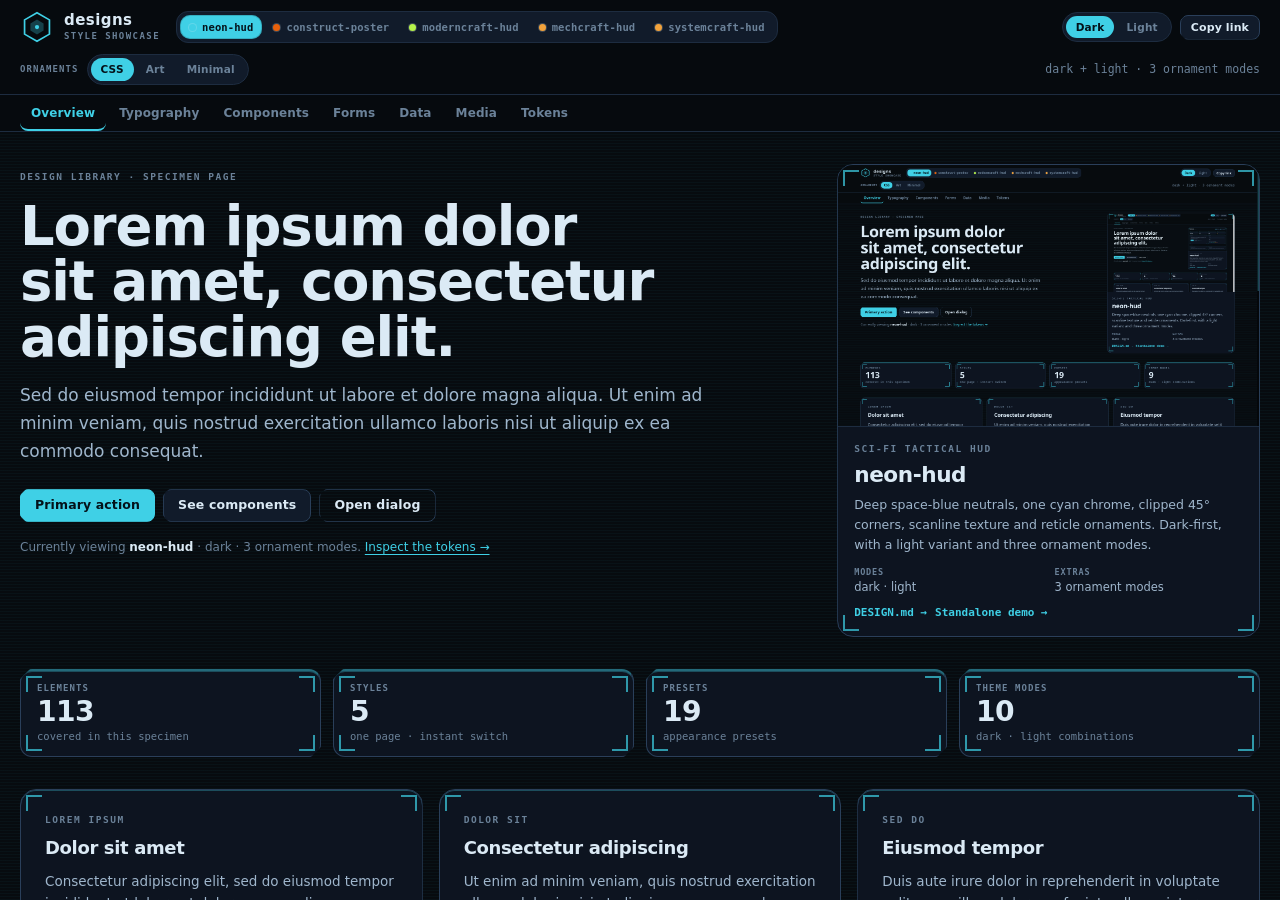
<file: index.html>
<!doctype html>
<html lang="en">
<head>
  <meta charset="utf-8">
  <meta name="viewport" content="width=device-width, initial-scale=1">
  <meta http-equiv="refresh" content="0; url=example-page/">
  <title>brewing-designs — style showcase</title>
</head>
<body>
  <p><a href="example-page/">Open the brewing-designs showcase</a>.</p>
</body>
</html>
</file>
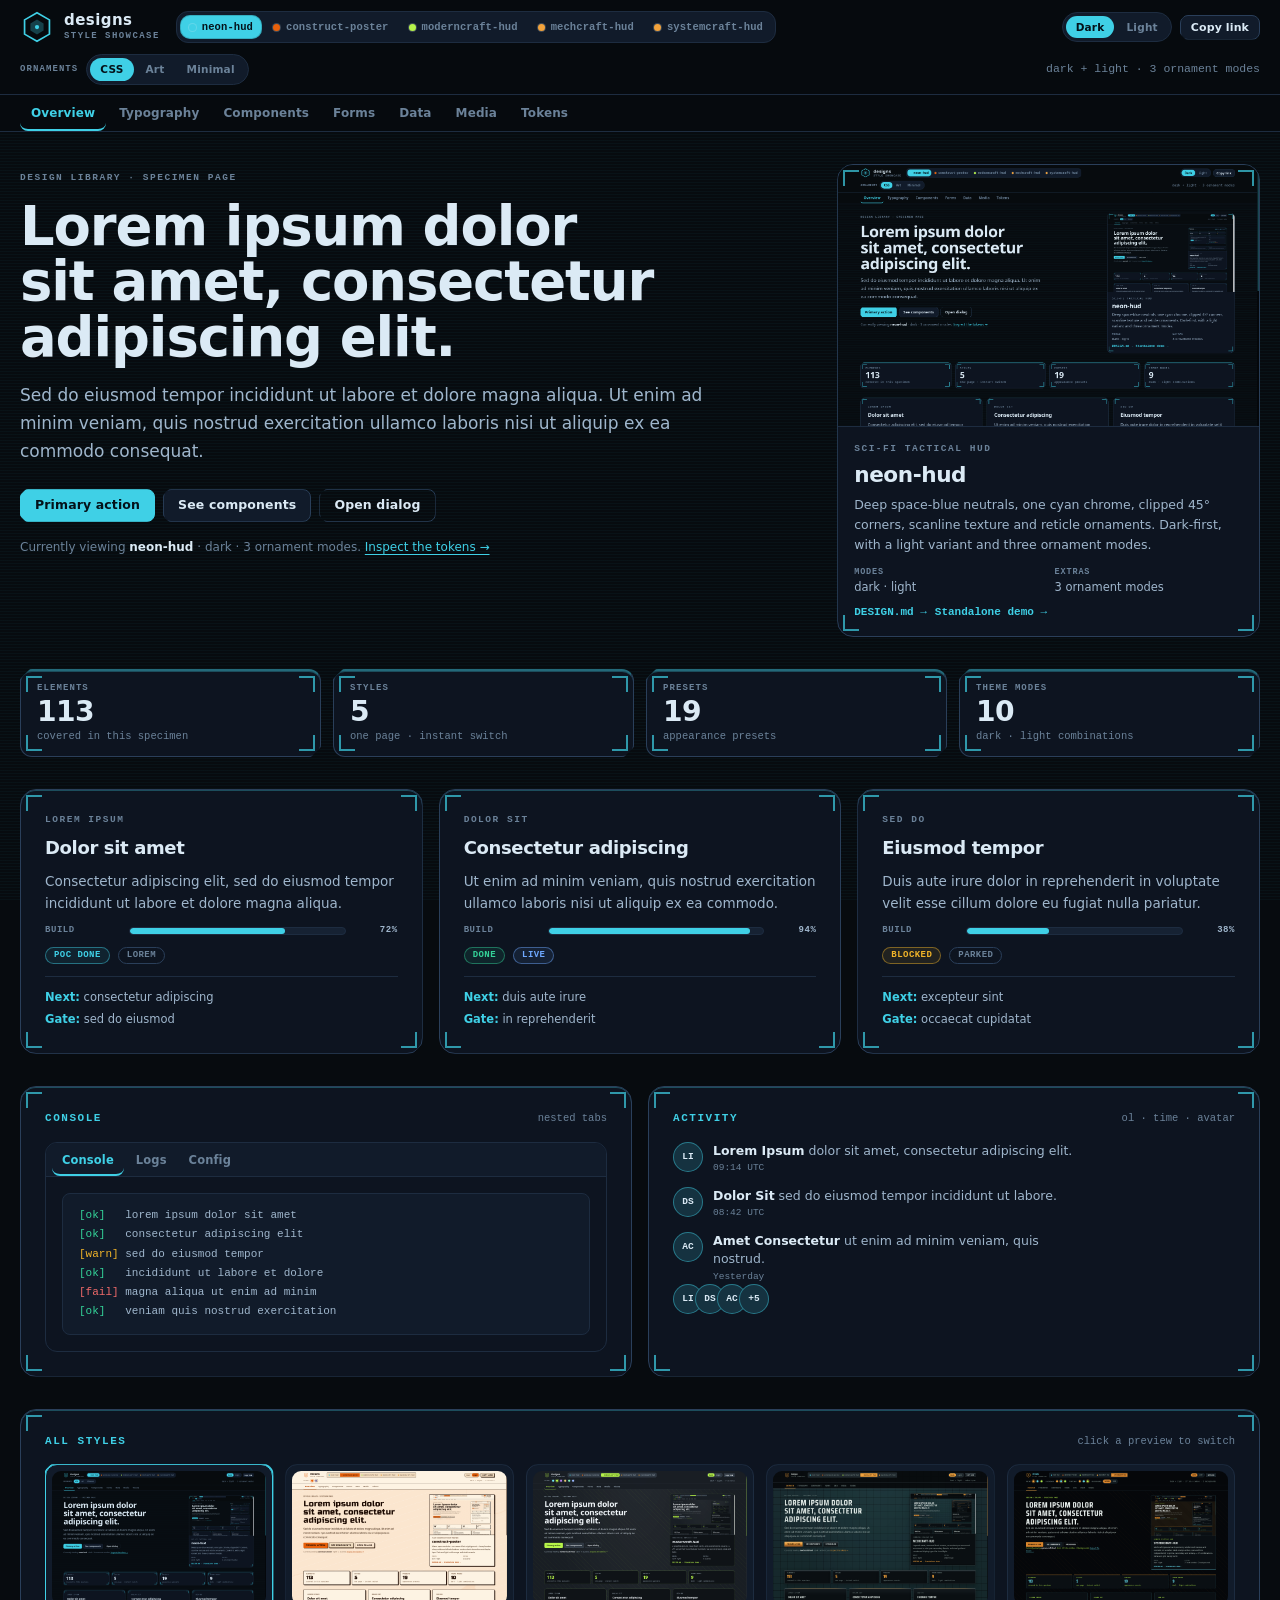
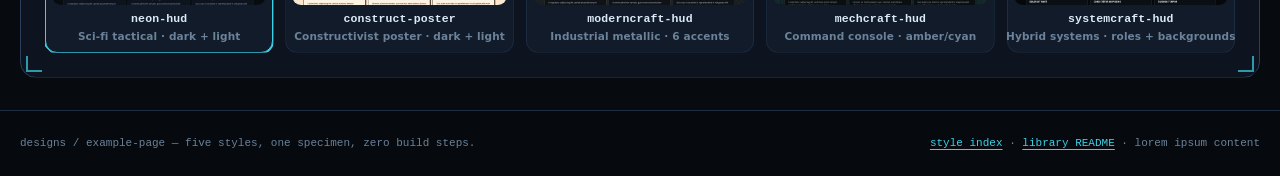
<file: example-page/index.html>
<!doctype html>
<html lang="en" data-theme="neon-hud" data-mode="dark" data-orn="css">
<head>
  <meta charset="utf-8">
  <meta name="viewport" content="width=device-width, initial-scale=1">
  <meta name="color-scheme" content="dark light">
  <meta name="description" content="A single specimen page for every style in the design library: five switchable themes, live tokens, contrast checks and complete HTML element coverage.">
  <meta name="theme-color" content="#070b0f" id="meta-theme">
  <title>Designs — style showcase</title>
  <link rel="icon" href="assets/favicon.svg" type="image/svg+xml">
  <link rel="preconnect" href="https://fonts.googleapis.com">
  <link rel="preconnect" href="https://fonts.gstatic.com" crossorigin>
  <link href="https://fonts.googleapis.com/css2?family=Play:wght@400;700&family=Russo+One&display=swap" rel="stylesheet">

  <script src="showcase-config.js"></script>
  <script>
    (() => {
      const sections = ["overview", "typography", "components", "forms", "data", "media", "tokens"];
      const hash = location.hash.slice(1);
      if (sections.includes(hash)) {
        window.__initialSection = hash;
        try {
          history.replaceState(null, "", location.pathname + location.search);
        } catch (error) {
          /* file:// — keep the hash; the tab still activates below */
        }
      }
    })();
  </script>
  <link rel="stylesheet" href="../styles/neon-hud/theme.css" media="all" data-theme-css="neon-hud">
  <link rel="stylesheet" href="../styles/construct-poster/theme.css" media="not all" data-theme-css="construct-poster">
  <link rel="stylesheet" href="../styles/moderncraft-hud/theme.css" media="not all" data-theme-css="moderncraft-hud">
  <link rel="stylesheet" href="../styles/mechcraft-hud/theme.css" media="not all" data-theme-css="mechcraft-hud">
  <link rel="stylesheet" href="../styles/systemcraft-hud/theme.css" media="not all" data-theme-css="systemcraft-hud">
  <script>showcaseBootstrap();</script>
  <link rel="stylesheet" href="showcase.css">
  <script src="showcase.js" defer></script>
</head>
<body>
<div class="poster-bg" aria-hidden="true"><span class="ring r1"></span><span class="ring r2"></span><span class="tri"></span></div>

<div class="ds-app">
  <header class="ds-header">
    <div class="ds-bar">
      <a class="ds-brand" href="#overview" aria-label="Design showcase — overview">
        <svg class="ds-mark" viewBox="0 0 32 32" aria-hidden="true" focusable="false">
          <path d="M16 2.5l11.7 6.8v13.4L16 29.5 4.3 22.7V9.3z" fill="none" stroke="currentColor" stroke-width="1.6"/>
          <path d="M16 9l6.2 3.6v6.8L16 23l-6.2-3.6v-6.8z" fill="currentColor" opacity=".28"/>
          <circle cx="16" cy="16" r="2" fill="currentColor"/>
        </svg>
        <span><strong>designs</strong><small>style showcase</small></span>
      </a>

      <div class="ds-style-tabs" role="group" aria-label="Design style">
        <button type="button" data-style-choice="neon-hud" aria-pressed="true"><span class="ds-dot" style="--dot:#3fd0e6" aria-hidden="true"></span>neon-hud</button>
        <button type="button" data-style-choice="construct-poster" aria-pressed="false"><span class="ds-dot" style="--dot:#e8600a" aria-hidden="true"></span>construct-poster</button>
        <button type="button" data-style-choice="moderncraft-hud" aria-pressed="false"><span class="ds-dot" style="--dot:#b6f34a" aria-hidden="true"></span>moderncraft-hud</button>
        <button type="button" data-style-choice="mechcraft-hud" aria-pressed="false"><span class="ds-dot" style="--dot:#f2a23b" aria-hidden="true"></span>mechcraft-hud</button>
        <button type="button" data-style-choice="systemcraft-hud" aria-pressed="false"><span class="ds-dot" style="--dot:#f2a23b" aria-hidden="true"></span>systemcraft-hud</button>
      </div>

      <div class="ds-tools">
        <div class="ds-seg" role="group" aria-label="Colour mode">
          <button type="button" data-mode-choice="dark" aria-pressed="true">Dark</button>
          <button type="button" data-mode-choice="light" aria-pressed="false">Light</button>
        </div>
        <button class="ds-btn small" type="button" id="copy-link">Copy link</button>
      </div>
    </div>

    <div class="ds-options" role="group" aria-label="Style options">
      <div class="ds-choicegroups" id="choice-groups" hidden></div>
      <div class="ds-opt" data-opt="orn">
        <span class="ds-opt-label" id="orn-label">Ornaments</span>
        <div class="ds-seg" role="group" aria-labelledby="orn-label">
          <button type="button" data-orn-choice="css" aria-pressed="true">CSS</button>
          <button type="button" data-orn-choice="art" aria-pressed="false">Art</button>
          <button type="button" data-orn-choice="minimal" aria-pressed="false">Minimal</button>
        </div>
      </div>
      <span class="ds-style-note" id="style-note">dark + light · 3 ornament modes</span>
    </div>

    <nav class="ds-tabbar" aria-label="Showcase sections">
      <div class="ds-tablist" role="tablist" aria-label="Showcase sections" data-tabgroup="sections">
        <button role="tab" id="tab-overview" aria-controls="overview" aria-selected="true" tabindex="0">Overview</button>
        <button role="tab" id="tab-typography" aria-controls="typography" aria-selected="false" tabindex="-1">Typography</button>
        <button role="tab" id="tab-components" aria-controls="components" aria-selected="false" tabindex="-1">Components</button>
        <button role="tab" id="tab-forms" aria-controls="forms" aria-selected="false" tabindex="-1">Forms</button>
        <button role="tab" id="tab-data" aria-controls="data" aria-selected="false" tabindex="-1">Data</button>
        <button role="tab" id="tab-media" aria-controls="media" aria-selected="false" tabindex="-1">Media</button>
        <button role="tab" id="tab-tokens" aria-controls="tokens" aria-selected="false" tabindex="-1">Tokens</button>
      </div>
    </nav>
  </header>

  <main class="ds-main" id="main">
    <noscript>
      <div class="ds-alert is-warn" role="note">
        <div><strong>JavaScript is off</strong>Style switching, token readouts and the interactive specimens are inactive. The page still renders the default neon-hud style and all content.</div>
      </div>
    </noscript>

    <!-- ============================================================
         OVERVIEW
         ============================================================ -->
    <section class="ds-section" role="tabpanel" id="overview" aria-labelledby="tab-overview" tabindex="0">
      <div class="ds-hero">
        <div class="ds-hero-main">
          <span class="ds-kicker">Design library · specimen page</span>
          <hgroup>
            <h1>Lorem ipsum dolor sit amet, consectetur adipiscing elit.</h1>
            <p class="ds-lead">Sed do eiusmod tempor incididunt ut labore et dolore magna aliqua. Ut enim ad minim veniam, quis nostrud exercitation ullamco laboris nisi ut aliquip ex ea commodo consequat.</p>
          </hgroup>
          <div class="ds-actions">
            <button class="ds-btn primary" type="button" data-demo-toast="Primary action — specimen only.">Primary action</button>
            <button class="ds-btn" type="button" data-tab-target="components">See components</button>
            <button class="ds-btn ghost" type="button" data-dialog-open="specimen-dialog">Open dialog</button>
          </div>
          <p class="ds-hero-note">Currently viewing <strong id="hero-style">neon-hud</strong> · <span id="hero-mode">dark</span> · <span id="hero-choice">3 ornament modes</span>. <a href="#tokens">Inspect the tokens →</a></p>
        </div>

        <aside class="ds-hero-side" aria-label="Active style">
          <figure class="ds-stylecard ds-card">
            <img id="style-preview" src="../styles/neon-hud/preview.png" alt="Preview of neon-hud" width="640" height="400">
            <figcaption>
              <span class="ds-kicker" id="style-tagline">Sci-fi tactical HUD</span>
              <h2 id="style-name">neon-hud</h2>
              <p id="style-desc">Deep space-blue neutrals, one cyan chrome, clipped 45° corners, scanline texture and reticle ornaments. Dark-first, with a light variant and three ornament modes.</p>
              <dl class="ds-facts">
                <div><dt>Modes</dt><dd id="style-modes">dark · light</dd></div>
                <div><dt>Extras</dt><dd id="style-extras">3 ornament modes</dd></div>
              </dl>
              <div class="ds-row">
                <a class="ds-link" id="style-design" href="../styles/neon-hud/DESIGN.md">DESIGN.md →</a>
                <a class="ds-link" id="style-demo" href="../styles/neon-hud/demo.html">Standalone demo →</a>
              </div>
            </figcaption>
          </figure>
        </aside>
      </div>

      <div class="ds-kpis">
        <div class="ds-stat">
          <div class="ds-stat-label">Elements</div>
          <div class="ds-stat-value" id="kpi-elements">113</div>
          <div class="ds-stat-sub">covered in this specimen</div>
        </div>
        <div class="ds-stat">
          <div class="ds-stat-label">Styles</div>
          <div class="ds-stat-value" id="kpi-styles">5</div>
          <div class="ds-stat-sub">one page · instant switch</div>
        </div>
        <div class="ds-stat">
          <div class="ds-stat-label">Presets</div>
          <div class="ds-stat-value" id="kpi-presets">19</div>
          <div class="ds-stat-sub">appearance presets</div>
        </div>
        <div class="ds-stat">
          <div class="ds-stat-label">Theme modes</div>
          <div class="ds-stat-value" id="kpi-modes">10</div>
          <div class="ds-stat-sub">dark · light combinations</div>
        </div>
      </div>

      <div class="ds-grid ds-grid-3">
        <article class="ds-card">
          <span class="ds-kicker">Lorem ipsum</span>
          <h3>Dolor sit amet</h3>
          <p>Consectetur adipiscing elit, sed do eiusmod tempor incididunt ut labore et dolore magna aliqua.</p>
          <div class="ds-barrow" role="progressbar" aria-label="Build progress" aria-valuemin="0" aria-valuemax="100" aria-valuenow="72">
            <span>Build</span><span class="ds-bar-track"><span style="width:72%"></span></span><span class="ds-barval">72%</span>
          </div>
          <div class="ds-row"><span class="ds-badge is-accent">poc done</span><span class="ds-badge">lorem</span></div>
          <div class="ds-cardfoot"><div><b>Next:</b> consectetur adipiscing</div><div><b>Gate:</b> sed do eiusmod</div></div>
        </article>

        <article class="ds-card">
          <span class="ds-kicker">Dolor sit</span>
          <h3>Consectetur adipiscing</h3>
          <p>Ut enim ad minim veniam, quis nostrud exercitation ullamco laboris nisi ut aliquip ex ea commodo.</p>
          <div class="ds-barrow" role="progressbar" aria-label="Build progress" aria-valuemin="0" aria-valuemax="100" aria-valuenow="94">
            <span>Build</span><span class="ds-bar-track"><span style="width:94%"></span></span><span class="ds-barval">94%</span>
          </div>
          <div class="ds-row"><span class="ds-badge is-good">done</span><span class="ds-badge is-info">live</span></div>
          <div class="ds-cardfoot"><div><b>Next:</b> duis aute irure</div><div><b>Gate:</b> in reprehenderit</div></div>
        </article>

        <article class="ds-card">
          <span class="ds-kicker">Sed do</span>
          <h3>Eiusmod tempor</h3>
          <p>Duis aute irure dolor in reprehenderit in voluptate velit esse cillum dolore eu fugiat nulla pariatur.</p>
          <div class="ds-barrow" role="progressbar" aria-label="Build progress" aria-valuemin="0" aria-valuemax="100" aria-valuenow="38">
            <span>Build</span><span class="ds-bar-track"><span style="width:38%"></span></span><span class="ds-barval">38%</span>
          </div>
          <div class="ds-row"><span class="ds-badge is-warn">blocked</span><span class="ds-badge">parked</span></div>
          <div class="ds-cardfoot"><div><b>Next:</b> excepteur sint</div><div><b>Gate:</b> occaecat cupidatat</div></div>
        </article>
      </div>

      <div class="ds-grid ds-grid-2">
        <section class="ds-panel">
          <div class="ds-panelhead"><h2>Console</h2><span>nested tabs</span></div>
          <div class="ds-tabs" data-tabs>
            <div class="ds-tablist" role="tablist" aria-label="Console panes">
              <button role="tab" id="tab-console" aria-controls="pane-console" aria-selected="true" tabindex="0">Console</button>
              <button role="tab" id="tab-logs" aria-controls="pane-logs" aria-selected="false" tabindex="-1">Logs</button>
              <button role="tab" id="tab-config" aria-controls="pane-config" aria-selected="false" tabindex="-1">Config</button>
            </div>
            <div role="tabpanel" id="pane-console" aria-labelledby="tab-console">
              <pre class="ds-log"><code><span class="is-good">[ok]</span>   lorem ipsum dolor sit amet
<span class="is-good">[ok]</span>   consectetur adipiscing elit
<span class="is-warn">[warn]</span> sed do eiusmod tempor
<span class="is-good">[ok]</span>   incididunt ut labore et dolore
<span class="is-bad">[fail]</span> magna aliqua ut enim ad minim
<span class="is-good">[ok]</span>   veniam quis nostrud exercitation</code></pre>
            </div>
            <div role="tabpanel" id="pane-logs" aria-labelledby="tab-logs" hidden>
              <p class="ds-note">Duis aute irure dolor in reprehenderit in voluptate velit esse.</p>
              <pre class="ds-log"><code>09:14:02  lorem.ipsum      start
09:14:03  dolor.sit        ok
09:14:04  amet.consectetur warn
09:14:05  adipiscing.elit ok</code></pre>
            </div>
            <div role="tabpanel" id="pane-config" aria-labelledby="tab-config" hidden>
              <dl class="ds-facts">
                <div><dt>Mode</dt><dd>lorem</dd></div>
                <div><dt>Seed</dt><dd>42</dd></div>
                <div><dt>Steps</dt><dd>20</dd></div>
                <div><dt>Scale</dt><dd>1.5</dd></div>
              </dl>
              <p class="ds-note" style="margin-top: 10px;"><code>lorem.ipsum({ dolor: true })</code></p>
            </div>
          </div>
        </section>

        <section class="ds-panel">
          <div class="ds-panelhead"><h2>Activity</h2><span>ol · time · avatar</span></div>
          <ol class="ds-feed">
            <li>
              <span class="ds-avatar" aria-hidden="true">LI</span>
              <div><p><strong>Lorem Ipsum</strong> dolor sit amet, consectetur adipiscing elit.</p><time datetime="2026-10-21T09:14:00Z">09:14 UTC</time></div>
            </li>
            <li>
              <span class="ds-avatar" aria-hidden="true">DS</span>
              <div><p><strong>Dolor Sit</strong> sed do eiusmod tempor incididunt ut labore.</p><time datetime="2026-10-21T08:42:00Z">08:42 UTC</time></div>
            </li>
            <li>
              <span class="ds-avatar" aria-hidden="true">AC</span>
              <div><p><strong>Amet Consectetur</strong> ut enim ad minim veniam, quis nostrud.</p><time datetime="2026-10-20T21:07:00Z">Yesterday</time></div>
            </li>
          </ol>
          <div class="ds-avatars" aria-label="Participants">
            <span class="ds-avatar" aria-hidden="true">LI</span>
            <span class="ds-avatar" aria-hidden="true">DS</span>
            <span class="ds-avatar" aria-hidden="true">AC</span>
            <span class="ds-avatar" aria-hidden="true">+5</span>
          </div>
        </section>
      </div>

      <section class="ds-panel">
        <div class="ds-panelhead"><h2>All styles</h2><span>click a preview to switch</span></div>
        <div class="ds-gallery-grid">
          <button class="ds-gallery-item" type="button" data-style-choice="neon-hud" aria-pressed="true">
            <img src="../styles/neon-hud/preview.png" alt="neon-hud preview" width="640" height="400" loading="lazy">
            <span>neon-hud</span><small>Sci-fi tactical · dark + light</small>
          </button>
          <button class="ds-gallery-item" type="button" data-style-choice="construct-poster" aria-pressed="false">
            <img src="../styles/construct-poster/preview.png" alt="construct-poster preview" width="640" height="400" loading="lazy">
            <span>construct-poster</span><small>Constructivist poster · dark + light</small>
          </button>
          <button class="ds-gallery-item" type="button" data-style-choice="moderncraft-hud" aria-pressed="false">
            <img src="../styles/moderncraft-hud/preview.png" alt="moderncraft-hud preview" width="640" height="400" loading="lazy">
            <span>moderncraft-hud</span><small>Industrial metallic · 6 accents</small>
          </button>
          <button class="ds-gallery-item" type="button" data-style-choice="mechcraft-hud" aria-pressed="false">
            <img src="../styles/mechcraft-hud/preview.png" alt="mechcraft-hud preview" width="640" height="400" loading="lazy">
            <span>mechcraft-hud</span><small>Command console · amber/cyan</small>
          </button>
          <button class="ds-gallery-item" type="button" data-style-choice="systemcraft-hud" aria-pressed="false">
            <img src="../styles/systemcraft-hud/preview.png" alt="systemcraft-hud preview" width="640" height="400" loading="lazy">
            <span>systemcraft-hud</span><small>Hybrid systems · roles + backgrounds</small>
          </button>
        </div>
      </section>
    </section>

    <!-- ============================================================
         TYPOGRAPHY
         ============================================================ -->
    <section class="ds-section" role="tabpanel" id="typography" aria-labelledby="tab-typography" tabindex="0" hidden>
      <section class="ds-panel">
        <div class="ds-panelhead"><h2>Heading scale</h2><span>h1–h6</span></div>
        <div class="ds-hstack">
          <div class="ds-hrow"><span class="ds-token">h1</span><h1>Lorem ipsum dolor sit amet</h1><span class="ds-size" data-size-for="h1"></span></div>
          <div class="ds-hrow"><span class="ds-token">h2</span><h2>Consectetur adipiscing elit</h2><span class="ds-size" data-size-for="h2"></span></div>
          <div class="ds-hrow"><span class="ds-token">h3</span><h3>Sed do eiusmod tempor</h3><span class="ds-size" data-size-for="h3"></span></div>
          <div class="ds-hrow"><span class="ds-token">h4</span><h4>Incididunt ut labore</h4><span class="ds-size" data-size-for="h4"></span></div>
          <div class="ds-hrow"><span class="ds-token">h5</span><h5>Et dolore magna aliqua</h5><span class="ds-size" data-size-for="h5"></span></div>
          <div class="ds-hrow"><span class="ds-token">h6</span><h6>Ut enim ad minim veniam</h6><span class="ds-size" data-size-for="h6"></span></div>
        </div>
      </section>

      <div class="ds-grid ds-grid-2">
        <section class="ds-panel">
          <div class="ds-panelhead"><h2>Inline semantics</h2><span>prose</span></div>
          <div class="ds-prose">
            <p>Lorem <strong>ipsum dolor sit amet</strong>, <em>consectetur adipiscing</em> elit, sed do <b>eiusmod</b> tempor <i>incididunt</i> ut <u>labore et dolore</u> magna <small>aliqua</small>. <mark>Ut enim ad minim veniam</mark>, quis nostrud <abbr title="HyperText Markup Language">HTML</abbr> exercitation ullamco <dfn title="Lorem ipsum">lorem ipsum</dfn> laboris nisi ut <a href="#tokens">aliquip ex ea</a> commodo consequat. Duis aute irure dolor in <cite>reprehenderit</cite> in voluptate velit esse <q cite="https://example.com/lorem">cillum dolore eu fugiat</q> nulla pariatur.</p>
            <p>Excepteur <code>sint occaecat</code> cupidatat non proident, sunt in culpa qui <kbd>Ctrl</kbd> + <kbd>K</kbd> officia deserunt <samp>mollit anim id est laborum</samp>. Press <var>x</var> = <data value="42">42</data> at <time datetime="2026-10-21T09:14:00Z">09:14 UTC</time>, <del datetime="2026-10-20">old value</del> <ins datetime="2026-10-21">new value</ins>, H<sub>2</sub>O and E = mc<sup>2</sup>; <s>superseded</s>.</p>
            <p><bdi>مرحبا</bdi> · <bdo dir="rtl">Lorem ipsum</bdo> · <ruby>漢<rp>(</rp><rt>kan</rt><rp>)</rp></ruby> · a long token: <span>https://example.com/<wbr>lorem/<wbr>ipsum-dolor-sit-amet</span> · <span>a plain span</span>.<br>Second line after a <code>&lt;br&gt;</code>.</p>
            <p>Links: <a href="#overview">internal anchor</a>, <a href="mailto:lorem@example.com">mailto</a>, <a href="tel:+38970000000">tel</a>. Keyboard focus follows the same ring as every other control.</p>
          </div>
        </section>

        <aside class="ds-panel">
          <div class="ds-panelhead"><h2>Quote &amp; citation</h2><span>blockquote · cite</span></div>
          <figure class="ds-quote">
            <blockquote cite="https://example.com/lorem"><p>“Sed ut perspiciatis unde omnis iste natus error sit voluptatem accusantium doloremque laudantium, totam rem aperiam.”</p></blockquote>
            <figcaption>— Lorem Ipsum, <cite>De Finibus Bonorum et Malorum</cite></figcaption>
          </figure>
          <h3 style="margin-top: var(--s4);">Definition list</h3>
          <dl class="ds-facts">
            <div><dt>Lorem</dt><dd>ipsum dolor sit amet</dd></div>
            <div><dt>Dolor</dt><dd>consectetur adipiscing</dd></div>
            <div><dt>Sed do</dt><dd>eiusmod tempor</dd></div>
            <div><dt>Labore</dt><dd>et dolore magna</dd></div>
          </dl>
          <h3 style="margin-top: var(--s4);">Address</h3>
          <address>Lorem Ipsum<br>42 Consectetur Street<br>Dolor Sit, Amet 1000</address>
          <hr>
          <p class="ds-note">Lorem ipsum dolor sit amet — the definition list above is a real <code>&lt;dl&gt;</code>, not a table.</p>
        </aside>
      </div>

      <div class="ds-grid ds-grid-2">
        <section class="ds-panel">
          <div class="ds-panelhead"><h2>Lists</h2><span>ul · ol · menu</span></div>
          <div class="ds-grid ds-grid-2">
            <div>
              <h3>Unordered</h3>
              <ul>
                <li>Lorem ipsum dolor</li>
                <li>Consectetur adipiscing
                  <ul><li>Sed do eiusmod</li><li>Tempor incididunt</li></ul>
                </li>
                <li>Ut labore et dolore</li>
              </ul>
            </div>
            <div>
              <h3>Ordered</h3>
              <ol start="3" reversed>
                <li value="5">Magna aliqua</li>
                <li>Ut enim ad minim</li>
                <li>Quis nostrud</li>
              </ol>
            </div>
          </div>
          <h3 style="margin-top: var(--s4);">Menu</h3>
          <menu class="ds-menu">
            <li><button type="button" data-demo-toast="Lorem ipsum action.">Lorem ipsum</button></li>
            <li><button type="button" data-demo-toast="Dolor sit action.">Dolor sit amet</button></li>
            <li><button type="button" data-demo-toast="Consectetur action.">Consectetur adipiscing</button></li>
          </menu>
        </section>

        <section class="ds-panel">
          <div class="ds-panelhead"><h2>Code &amp; keys</h2><span>pre · code · kbd</span></div>
          <pre><code>function lorem(ipsum) {
  const dolor = sit.amet({
    consectetur: true,
    adipiscing: "elit",
  });
  return dolor?.tempor ?? "incididunt";
}

// A deliberately long line to demonstrate horizontal overflow: lorem ipsum dolor sit amet, consectetur adipiscing elit, sed do eiusmod tempor incididunt ut labore.</code></pre>
          <p class="ds-note" style="margin-top: 10px;">Inline <code>dolor.sit()</code>, output <samp>lorem: ok</samp>, variable <var>ipsum</var>, keys <kbd>Ctrl</kbd> + <kbd>K</kbd>.</p>
        </section>
      </div>

      <div class="ds-grid ds-grid-2">
        <section class="ds-panel">
          <div class="ds-panelhead"><h2>State text</h2><span>mark · del · ins</span></div>
          <p style="line-height: 1.9;">Lorem <mark>ipsum dolor</mark> sit <del datetime="2026-10-20">amet</del> <ins datetime="2026-10-21">consectetur</ins> adipiscing elit. Water is H<sub>2</sub>O and the equation is E = mc<sup>2</sup>. <small>This is small print.</small> <s>Duis aute irure</s> dolor in reprehenderit.</p>
        </section>

        <section class="ds-panel">
          <div class="ds-panelhead"><h2>Math &amp; ruby</h2><span>math · ruby</span></div>
          <math display="block" aria-label="E equals m c squared">
            <mi>E</mi><mo>=</mo><mi>m</mi><msup><mi>c</mi><mn>2</mn></msup>
          </math>
          <p style="margin-top: var(--s3);">Japanese ruby: <ruby>漢<rp>(</rp><rt>kan</rt><rp>)</rp></ruby> <ruby>字<rp>(</rp><rt>ji</rt><rp>)</rp></ruby>. Bi-directional text: <bdi>مرحبا بالعالم</bdi>.</p>
        </section>
      </div>
    </section>

    <!-- ============================================================
         COMPONENTS
         ============================================================ -->
    <section class="ds-section" role="tabpanel" id="components" aria-labelledby="tab-components" tabindex="0" hidden>
      <section class="ds-panel">
        <div class="ds-panelhead"><h2>Buttons</h2><span>variants · states</span></div>
        <div class="ds-row">
          <button class="ds-btn primary" type="button" data-demo-toast="Primary button.">Primary</button>
          <button class="ds-btn" type="button" data-demo-toast="Secondary button.">Secondary</button>
          <button class="ds-btn ghost" type="button" data-demo-toast="Ghost button.">Ghost</button>
          <button class="ds-btn danger" type="button" data-demo-toast="Danger button.">Danger</button>
          <button class="ds-btn small" type="button" data-demo-toast="Small button.">Small</button>
          <button class="ds-btn" type="button" disabled>Disabled</button>
          <button class="ds-btn" type="button" aria-busy="true"><span class="ds-spinner" aria-hidden="true"></span> Loading</button>
          <button class="ds-btn icon" type="button" aria-label="Add lorem">
            <svg viewBox="0 0 16 16" width="14" height="14" aria-hidden="true"><path d="M8 2v12M2 8h12" fill="none" stroke="currentColor" stroke-width="1.8" stroke-linecap="round"/></svg>
          </button>
        </div>
        <div class="ds-row" style="margin-top: var(--s3);">
          <button type="button" data-demo-toast="Raw button.">Raw button</button>
          <button type="button" disabled>Raw disabled</button>
          <a class="ds-btn ghost" href="#overview">Link as button</a>
          <span class="ds-note">Raw elements are styled by the same token layer.</span>
        </div>
      </section>

      <section class="ds-panel">
        <div class="ds-panelhead"><h2>Tags &amp; status</h2><span>chips · badges · lamps</span></div>
        <div class="ds-chips" role="group" aria-label="Filter chips">
          <button class="ds-chip active" type="button" data-chip aria-pressed="true">Active</button>
          <button class="ds-chip" type="button" data-chip aria-pressed="false">Open</button>
          <button class="ds-chip" type="button" data-chip aria-pressed="false">Gated</button>
          <button class="ds-chip" type="button" data-chip aria-pressed="false">Archived</button>
        </div>
        <div class="ds-row" style="margin-top: var(--s3);">
          <span class="ds-badge">lorem</span>
          <span class="ds-badge is-good">done</span>
          <span class="ds-badge is-warn">blocked</span>
          <span class="ds-badge is-bad">overdue</span>
          <span class="ds-badge is-info">info</span>
          <span class="ds-badge is-accent">accent</span>
          <span class="ds-lamp">live</span>
          <span class="ds-lamp is-warn">degraded</span>
          <span class="ds-lamp is-bad">down</span>
          <span class="ds-lamp is-idle">idle</span>
        </div>
        <div class="ds-row" style="margin-top: var(--s4);">
          <div class="ds-avatars" aria-label="Participants">
            <span class="ds-avatar" aria-hidden="true">LI</span>
            <span class="ds-avatar" aria-hidden="true">DS</span>
            <span class="ds-avatar" aria-hidden="true">AC</span>
            <span class="ds-avatar" aria-hidden="true">+5</span>
          </div>
          <nav class="ds-breadcrumb" aria-label="Breadcrumb">
            <a href="#overview">lorem</a><span aria-hidden="true">/</span>
            <a href="#components">ipsum</a><span aria-hidden="true">/</span>
            <span aria-current="page">dolor</span>
          </nav>
          <span class="ds-spacer"></span>
          <nav class="ds-pagination" aria-label="Pagination example">
            <button class="ds-btn" type="button" aria-label="Previous page">‹</button>
            <button class="ds-btn" type="button" aria-current="page">1</button>
            <button class="ds-btn" type="button">2</button>
            <button class="ds-btn" type="button">3</button>
            <button class="ds-btn" type="button" aria-label="Next page">›</button>
          </nav>
        </div>
      </section>

      <section class="ds-panel">
        <div class="ds-panelhead"><h2>Alerts</h2><span>info · good · warn · bad</span></div>
        <div class="ds-grid ds-grid-2">
          <div class="ds-alert"><div><strong>Lorem ipsum</strong>Dolor sit amet, consectetur adipiscing elit, sed do eiusmod tempor.</div></div>
          <div class="ds-alert is-good"><div><strong>Consectetur adipiscing</strong>Ut enim ad minim veniam, quis nostrud exercitation ullamco.</div></div>
          <div class="ds-alert is-warn"><div><strong>Sed do eiusmod</strong>Duis aute irure dolor in reprehenderit in voluptate velit.</div></div>
          <div class="ds-alert is-bad"><div><strong>Tempor incididunt</strong>Excepteur sint occaecat cupidatat non proident, sunt in culpa.</div></div>
        </div>
      </section>

      <div class="ds-grid ds-grid-2">
        <section class="ds-panel">
          <div class="ds-panelhead"><h2>Accordion</h2><span>details · summary</span></div>
          <div class="ds-accordion">
            <details open>
              <summary>Lorem ipsum dolor sit amet?</summary>
              <p>Consectetur adipiscing elit, sed do eiusmod tempor incididunt ut labore et dolore magna aliqua.</p>
            </details>
            <details>
              <summary>Ut enim ad minim veniam?</summary>
              <p>Quis nostrud exercitation ullamco laboris nisi ut aliquip ex ea commodo consequat.</p>
            </details>
            <details>
              <summary>Duis aute irure dolor?</summary>
              <p>In reprehenderit in voluptate velit esse cillum dolore eu fugiat nulla pariatur.</p>
            </details>
          </div>
        </section>

        <section class="ds-panel">
          <div class="ds-panelhead"><h2>Overlays</h2><span>dialog · toast · tooltip</span></div>
          <div class="ds-actions" style="margin-top: 0;">
            <button class="ds-btn primary" type="button" data-dialog-open="specimen-dialog">Open dialog</button>
            <button class="ds-btn" type="button" data-demo-toast="Lorem ipsum toast — three seconds.">Show toast</button>
          </div>
          <p class="ds-note" style="margin-top: var(--s3);">Hover or focus <span class="ds-tip" tabindex="0" aria-describedby="tip-lorem" data-tip="Consectetur adipiscing elit.">dolor sit amet</span> for a CSS tooltip.</p>
          <span class="ds-sr-only" id="tip-lorem">Consectetur adipiscing elit, sed do eiusmod tempor incididunt.</span>
        </section>
      </div>

      <section class="ds-panel">
        <div class="ds-panelhead"><h2>Component states</h2><span>tabs · empty · loading</span></div>
        <div class="ds-tabs" data-tabs>
          <div class="ds-tablist" role="tablist" aria-label="Component states">
            <button role="tab" id="tab-state-default" aria-controls="state-default" aria-selected="true" tabindex="0">Default</button>
            <button role="tab" id="tab-state-empty" aria-controls="state-empty" aria-selected="false" tabindex="-1">Empty</button>
            <button role="tab" id="tab-state-loading" aria-controls="state-loading" aria-selected="false" tabindex="-1">Loading</button>
          </div>
          <div role="tabpanel" id="state-default" aria-labelledby="tab-state-default">
            <p>Lorem ipsum dolor sit amet, consectetur adipiscing elit, sed do eiusmod tempor incididunt ut labore.</p>
            <div class="ds-row" style="margin-top: var(--s3);">
              <span class="ds-badge is-good">ready</span>
              <span class="ds-badge">lorem</span>
            </div>
          </div>
          <div role="tabpanel" id="state-empty" aria-labelledby="tab-state-empty" hidden>
            <div class="ds-empty">
              <strong>Lorem ipsum is empty</strong>
              <p>Duis aute irure dolor in reprehenderit. Add a specimen to continue.</p>
              <button class="ds-btn primary" type="button" data-demo-toast="Lorem ipsum created.">Create specimen</button>
            </div>
          </div>
          <div role="tabpanel" id="state-loading" aria-labelledby="tab-state-loading" hidden>
            <div class="ds-row" style="margin-bottom: var(--s3);">
              <span class="ds-spinner" role="status" aria-label="Loading"></span>
              <span class="ds-note">Lorem ipsum loading…</span>
            </div>
            <div class="ds-skeleton is-wide" style="margin-bottom: 8px;"></div>
            <div class="ds-skeleton is-mid" style="margin-bottom: 8px;"></div>
            <div class="ds-skeleton is-wide"></div>
          </div>
        </div>
      </section>

      <section class="ds-panel">
        <div class="ds-panelhead"><h2>Scrollbars</h2><span>vertical + horizontal</span></div>
        <div class="ds-scroll" tabindex="0" aria-label="Scrollbar specimen — scroll in both directions">
          <div class="ds-scroll-inner">
            <p>Lorem ipsum dolor sit amet, consectetur adipiscing elit, sed do eiusmod tempor incididunt ut labore et dolore magna aliqua. Ut enim ad minim veniam, quis nostrud exercitation ullamco laboris nisi ut aliquip ex ea commodo consequat.</p>
            <p>Duis aute irure dolor in reprehenderit in voluptate velit esse cillum dolore eu fugiat nulla pariatur. Excepteur sint occaecat cupidatat non proident, sunt in culpa qui officia deserunt mollit anim id est laborum.</p>
            <p>Sed ut perspiciatis unde omnis iste natus error sit voluptatem accusantium doloremque laudantium, totam rem aperiam, eaque ipsa quae ab illo inventore veritatis et quasi architecto beatae vitae dicta sunt explicabo.</p>
            <p>Nemo enim ipsam voluptatem quia voluptas sit aspernatur aut odit aut fugit, sed quia consequuntur magni dolores eos qui ratione voluptatem sequi nesciunt.</p>
          </div>
        </div>
        <p class="ds-note" style="margin-top: 8px;">Scroll this box in both directions. The track and thumb take the active theme's scrollbar colours; the page, code blocks and table wrappers use the same treatment.</p>
      </section>

      <div class="ds-grid ds-grid-2">
        <section class="ds-panel">
          <div class="ds-panelhead"><h2>Search</h2><span>search element</span></div>
          <search>
            <form class="ds-search" id="search-form">
              <label class="ds-sr-only" for="search-input">Search the specimen</label>
              <input id="search-input" name="q" type="search" placeholder="Lorem ipsum…">
              <button class="ds-btn primary" type="submit">Search</button>
            </form>
          </search>
          <p class="ds-note" style="margin-top: 8px;">A real <code>&lt;search&gt;</code> landmark wrapping a form; submit is a demo.</p>
        </section>

        <section class="ds-panel">
          <div class="ds-panelhead"><h2>Actions menu</h2><span>menu element</span></div>
          <menu class="ds-menu">
            <li><button type="button" data-demo-toast="Lorem ipsum action.">Lorem ipsum</button></li>
            <li><button type="button" data-demo-toast="Dolor sit action.">Dolor sit amet</button></li>
            <li><button type="button" data-demo-toast="Consectetur action.">Consectetur adipiscing</button></li>
          </menu>
        </section>
      </div>
    </section>

    <!-- ============================================================
         FORMS
         ============================================================ -->
    <section class="ds-section" role="tabpanel" id="forms" aria-labelledby="tab-forms" tabindex="0" hidden>
      <form class="ds-panel" id="demo-form" novalidate>
        <div class="ds-formhead">
          <h2>Lorem ipsum application</h2>
          <p>Fields marked <span class="ds-req">*</span> are required. Submitting is a demo.</p>
        </div>
        <div class="ds-alert is-bad" id="form-status" role="alert" hidden></div>

        <fieldset class="ds-fieldset">
          <legend>Identity</legend>
          <div class="ds-formgrid">
            <div class="ds-field">
              <label for="f-name">Full name <span class="ds-req">*</span></label>
              <input id="f-name" name="name" type="text" autocomplete="name" placeholder="Lorem Ipsum" required minlength="2" aria-describedby="f-name-help f-name-error">
              <p class="ds-help" id="f-name-help">Ut enim ad minim veniam, quis nostrud.</p>
              <p class="ds-error" id="f-name-error" hidden></p>
            </div>
            <div class="ds-field">
              <label for="f-email">Email <span class="ds-req">*</span></label>
              <input id="f-email" name="email" type="email" autocomplete="email" placeholder="lorem@example.com" required aria-describedby="f-email-error">
              <p class="ds-error" id="f-email-error" hidden></p>
            </div>
            <div class="ds-field">
              <label for="f-phone">Phone</label>
              <input id="f-phone" name="phone" type="tel" inputmode="tel" autocomplete="tel" placeholder="+389 70 000 000" pattern="[+0-9 ()-]{6,}">
            </div>
            <div class="ds-field">
              <label for="f-url">Website</label>
              <input id="f-url" name="url" type="url" placeholder="https://example.com">
            </div>
            <div class="ds-field">
              <label for="f-search">Search</label>
              <input id="f-search" name="search" type="search" placeholder="Lorem ipsum…">
            </div>
            <div class="ds-field">
              <label for="f-pass">Password</label>
              <div class="ds-inputgroup">
                <input id="f-pass" name="password" type="password" autocomplete="new-password" minlength="8" placeholder="••••••••">
                <button class="ds-btn small" type="button" id="toggle-pass" aria-controls="f-pass" aria-pressed="false">Show</button>
              </div>
            </div>
            <div class="ds-field">
              <label for="f-number">Number</label>
              <input id="f-number" name="number" type="number" min="0" max="100" step="1" value="42">
            </div>
            <div class="ds-field">
              <label for="f-date">Date</label>
              <input id="f-date" name="date" type="date" value="2026-10-21">
            </div>
            <div class="ds-field">
              <label for="f-time">Time</label>
              <input id="f-time" name="time" type="time" value="09:30">
            </div>
            <div class="ds-field">
              <label for="f-datetime">Date &amp; time</label>
              <input id="f-datetime" name="datetime" type="datetime-local" value="2026-10-21T09:30">
            </div>
            <div class="ds-field">
              <label for="f-month">Month</label>
              <input id="f-month" name="month" type="month" value="2026-10">
            </div>
            <div class="ds-field">
              <label for="f-week">Week</label>
              <input id="f-week" name="week" type="week" value="2026-W43">
            </div>
          </div>
        </fieldset>

        <fieldset class="ds-fieldset">
          <legend>Details</legend>
          <div class="ds-formgrid">
            <div class="ds-field">
              <label for="f-select">Select</label>
              <select id="f-select" name="select">
                <optgroup label="Lorem">
                  <option>Dolor sit</option>
                  <option>Amet consectetur</option>
                </optgroup>
                <optgroup label="Ipsum">
                  <option>Adipiscing elit</option>
                  <option>Sed do eiusmod</option>
                </optgroup>
              </select>
            </div>
            <div class="ds-field">
              <label for="f-datalist">Datalist</label>
              <input id="f-datalist" name="datalist" list="lorem-list" placeholder="Pick or type…">
              <datalist id="lorem-list">
                <option value="Lorem"></option>
                <option value="Dolor"></option>
                <option value="Consectetur"></option>
                <option value="Adipiscing"></option>
              </datalist>
            </div>
            <div class="ds-field wide">
              <div class="ds-labelrow">
                <label for="f-range">Range</label>
                <span class="ds-meta"><output id="range-out" for="f-range">40</output></span>
              </div>
              <input id="f-range" name="range" type="range" min="0" max="100" value="40" style="--pct: 40%">
            </div>
            <div class="ds-field">
              <div class="ds-labelrow">
                <label for="f-color">Colour</label>
                <span class="ds-meta"><output id="color-out" for="f-color">#3fd0e6</output></span>
              </div>
              <input id="f-color" name="color" type="color" value="#3fd0e6">
            </div>
            <div class="ds-field">
              <label for="f-file">File</label>
              <input id="f-file" name="file" type="file" multiple aria-describedby="file-out">
              <p class="ds-help" id="file-out">No files selected.</p>
            </div>
            <div class="ds-field wide">
              <div class="ds-labelrow">
                <label for="f-message">Message <span class="ds-req">*</span></label>
                <span class="ds-meta"><output id="msg-count" for="f-message">0</output>/280</span>
              </div>
              <textarea id="f-message" name="message" rows="4" maxlength="280" required placeholder="Lorem ipsum dolor sit amet…" aria-describedby="f-message-help f-message-error"></textarea>
              <p class="ds-help" id="f-message-help">Ut enim ad minim veniam, quis nostrud exercitation.</p>
              <p class="ds-error" id="f-message-error" hidden></p>
            </div>
          </div>

          <div class="ds-checks">
            <label class="ds-check"><input type="checkbox" name="updates" checked> Lorem ipsum updates</label>
            <label class="ds-check"><input type="checkbox" name="terms" required aria-describedby="terms-error"> <span>I agree to the <a href="#overview">terms</a> <span class="ds-req">*</span></span></label>
            <p class="ds-error" id="terms-error" hidden></p>
          </div>

          <fieldset class="ds-radios">
            <legend>Notification</legend>
            <label><input type="radio" name="notify" value="email" checked> Email</label>
            <label><input type="radio" name="notify" value="sms"> SMS</label>
            <label><input type="radio" name="notify" value="none"> None</label>
          </fieldset>

          <label class="ds-switch"><input type="checkbox" role="switch" name="digest" checked> <span>Lorem ipsum digest</span></label>
          <input type="hidden" name="specimen" value="lorem-ipsum">
        </fieldset>

        <div class="ds-actions">
          <button class="ds-btn primary" type="submit">Submit specimen</button>
          <button class="ds-btn ghost" type="reset">Reset</button>
        </div>
        <output id="form-out" class="ds-output" for="f-name f-email" aria-live="polite">No submission yet.</output>
      </form>

      <div class="ds-grid ds-grid-2">
        <section class="ds-panel">
          <div class="ds-panelhead"><h2>Native controls</h2><span>disabled · readonly · invalid</span></div>
          <div class="ds-field">
            <label for="state-disabled">Disabled</label>
            <input id="state-disabled" type="text" value="Lorem ipsum" disabled>
          </div>
          <div class="ds-field">
            <label for="state-readonly">Read-only</label>
            <input id="state-readonly" type="text" value="Dolor sit amet" readonly>
          </div>
          <div class="ds-field is-invalid">
            <label for="state-invalid">Invalid</label>
            <input id="state-invalid" type="email" value="lorem@" aria-invalid="true" aria-describedby="state-invalid-error">
            <p class="ds-error" id="state-invalid-error">Lorem ipsum dolor sit amet.</p>
          </div>
          <div class="ds-field">
            <label for="state-select">Select</label>
            <select id="state-select"><option>Lorem ipsum</option><option>Dolor sit</option></select>
          </div>
          <div class="ds-field">
            <label for="state-textarea">Textarea</label>
            <textarea id="state-textarea" rows="2">Lorem ipsum dolor sit amet.</textarea>
          </div>
        </section>

        <section class="ds-panel">
          <div class="ds-panelhead"><h2>Meters &amp; groups</h2><span>progress · meter · fieldset</span></div>
          <label class="ds-label" for="progress-1">Determinate progress</label>
          <progress id="progress-1" value="68" max="100">68%</progress>
          <label class="ds-label" for="progress-2" style="margin-top: 10px;">Indeterminate progress</label>
          <progress id="progress-2" max="100">Loading…</progress>
          <label class="ds-label" for="meter-1" style="margin-top: 10px;">Meter</label>
          <meter id="meter-1" value="0.62" min="0" max="1" low="0.3" high="0.7" optimum="0.9">62%</meter>

          <fieldset class="ds-fieldset" disabled style="margin-top: var(--s4);">
            <legend>Disabled fieldset</legend>
            <label class="ds-check"><input type="checkbox" checked> Lorem ipsum</label>
            <div class="ds-field" style="margin-top: 8px;">
              <label for="disabled-input">Lorem</label>
              <input id="disabled-input" type="text" value="Dolor sit amet">
            </div>
          </fieldset>

          <form class="ds-miniform" id="mini-form" novalidate style="margin-top: var(--s4);">
            <div class="ds-field">
              <label for="mini-search">Input buttons</label>
              <input id="mini-search" type="search" value="Lorem ipsum">
            </div>
            <div class="ds-row">
              <input class="ds-btn primary" type="submit" value="Submit">
              <input class="ds-btn ghost" type="reset" value="Reset">
              <input class="ds-btn ghost" type="button" value="Input button" data-demo-toast="Input button clicked.">
              <input type="image" src="assets/favicon.svg" alt="Submit specimen" width="30" height="30">
            </div>
          </form>
        </section>
      </div>
    </section>

    <!-- ============================================================
         DATA
         ============================================================ -->
    <section class="ds-section" role="tabpanel" id="data" aria-labelledby="tab-data" tabindex="0" hidden>
      <section class="ds-panel">
        <div class="ds-panelhead"><h2>Table</h2><span>sortable · caption · tfoot</span></div>
        <div class="ds-tablewrap">
          <table class="ds-table" id="specimen-table">
            <caption>Lorem ipsum dolor sit amet — specimen ledger</caption>
            <colgroup>
              <col style="width:12%">
              <col style="width:36%">
              <col>
              <col>
              <col>
            </colgroup>
            <thead>
              <tr>
                <th scope="col" aria-sort="ascending"><button class="ds-sort" type="button" data-sort="0">ID <span class="ds-sort-ind" aria-hidden="true">▲</span></button></th>
                <th scope="col" aria-sort="none"><button class="ds-sort" type="button" data-sort="1">Project <span class="ds-sort-ind" aria-hidden="true">↕</span></button></th>
                <th scope="col" aria-sort="none"><button class="ds-sort" type="button" data-sort="2">Status <span class="ds-sort-ind" aria-hidden="true">↕</span></button></th>
                <th scope="col" class="num" aria-sort="none"><button class="ds-sort" type="button" data-sort="3">Build <span class="ds-sort-ind" aria-hidden="true">↕</span></button></th>
                <th scope="col" class="num" aria-sort="none"><button class="ds-sort" type="button" data-sort="4">Traction <span class="ds-sort-ind" aria-hidden="true">↕</span></button></th>
              </tr>
            </thead>
            <tbody>
              <tr><td data-sort-value="LP-01">LP-01</td><td>Lorem ipsum dolor</td><td><span class="ds-badge is-good">done</span></td><td class="num" data-sort-value="92">92%</td><td class="num" data-sort-value="14">14%</td></tr>
              <tr><td data-sort-value="LP-02">LP-02</td><td>Consectetur adipiscing</td><td><span class="ds-badge is-info">doing</span></td><td class="num" data-sort-value="78">78%</td><td class="num" data-sort-value="9">9%</td></tr>
              <tr><td data-sort-value="LP-03">LP-03</td><td>Sed do eiusmod tempor</td><td><span class="ds-badge">open</span></td><td class="num" data-sort-value="64">64%</td><td class="num" data-sort-value="0">0%</td></tr>
              <tr><td data-sort-value="LP-04">LP-04</td><td>Incididunt ut labore</td><td><span class="ds-badge is-good">done</span></td><td class="num" data-sort-value="88">88%</td><td class="num" data-sort-value="21">21%</td></tr>
              <tr><td data-sort-value="LP-05">LP-05</td><td>Et dolore magna aliqua</td><td><span class="ds-badge is-warn">blocked</span></td><td class="num" data-sort-value="41">41%</td><td class="num" data-sort-value="3">3%</td></tr>
              <tr><td data-sort-value="LP-06">LP-06</td><td>Ut enim ad minim veniam</td><td><span class="ds-badge">open</span></td><td class="num" data-sort-value="57">57%</td><td class="num" data-sort-value="0">0%</td></tr>
              <tr><td data-sort-value="LP-07">LP-07</td><td>Quis nostrud exercitation</td><td><span class="ds-badge is-info">doing</span></td><td class="num" data-sort-value="73">73%</td><td class="num" data-sort-value="12">12%</td></tr>
              <tr><td data-sort-value="LP-08">LP-08</td><td>Ullamco laboris nisi</td><td><span class="ds-badge is-good">done</span></td><td class="num" data-sort-value="96">96%</td><td class="num" data-sort-value="27">27%</td></tr>
            </tbody>
            <tfoot>
              <tr><th scope="row">Total</th><td>8 specimens</td><td>4 states</td><td class="num">74% avg</td><td class="num">11% avg</td></tr>
            </tfoot>
          </table>
        </div>
        <div class="ds-row" style="margin-top: var(--s3);">
          <span class="ds-meta" id="table-status" aria-live="polite">Sorted by ID, ascending.</span>
          <span class="ds-spacer"></span>
          <nav class="ds-pagination" aria-label="Table pages">
            <button class="ds-btn" type="button" aria-label="Previous page">‹</button>
            <button class="ds-btn" type="button" aria-current="page">1</button>
            <button class="ds-btn" type="button">2</button>
            <button class="ds-btn" type="button">3</button>
            <button class="ds-btn" type="button" aria-label="Next page">›</button>
          </nav>
        </div>
      </section>

      <div class="ds-grid ds-grid-2">
        <section class="ds-panel">
          <div class="ds-panelhead"><h2>Bar chart</h2><span>css</span></div>
          <div class="ds-bars" role="img" aria-label="Bar chart of eight values: 42, 58, 51, 74, 66, 81, 72, 90">
            <div class="ds-barcol" title="Jan: 42"><span class="ds-barplot"><span class="ds-barfill" style="--v:42%"></span></span><span class="ds-barlabel">Jan</span></div>
            <div class="ds-barcol" title="Feb: 58"><span class="ds-barplot"><span class="ds-barfill" style="--v:58%"></span></span><span class="ds-barlabel">Feb</span></div>
            <div class="ds-barcol" title="Mar: 51"><span class="ds-barplot"><span class="ds-barfill" style="--v:51%"></span></span><span class="ds-barlabel">Mar</span></div>
            <div class="ds-barcol" title="Apr: 74"><span class="ds-barplot"><span class="ds-barfill" style="--v:74%"></span></span><span class="ds-barlabel">Apr</span></div>
            <div class="ds-barcol" title="May: 66"><span class="ds-barplot"><span class="ds-barfill" style="--v:66%"></span></span><span class="ds-barlabel">May</span></div>
            <div class="ds-barcol" title="Jun: 81"><span class="ds-barplot"><span class="ds-barfill" style="--v:81%"></span></span><span class="ds-barlabel">Jun</span></div>
            <div class="ds-barcol" title="Jul: 72"><span class="ds-barplot"><span class="ds-barfill" style="--v:72%"></span></span><span class="ds-barlabel">Jul</span></div>
            <div class="ds-barcol" title="Aug: 90"><span class="ds-barplot"><span class="ds-barfill" style="--v:90%"></span></span><span class="ds-barlabel">Aug</span></div>
          </div>
          <div class="ds-chart-legend"><span><i></i>Lorem ipsum</span><span><i style="opacity: .35"></i>Dolor sit amet</span></div>
        </section>

        <section class="ds-panel">
          <div class="ds-panelhead"><h2>Line chart</h2><span>inline svg</span></div>
          <svg class="ds-linechart" viewBox="0 0 520 200" role="img" aria-labelledby="line-title line-desc">
            <title id="line-title">Lorem ipsum trend</title>
            <desc id="line-desc">A rising line across twelve intervals.</desc>
            <g class="ds-gridlines" aria-hidden="true">
              <line x1="0" y1="50" x2="520" y2="50"/>
              <line x1="0" y1="100" x2="520" y2="100"/>
              <line x1="0" y1="150" x2="520" y2="150"/>
            </g>
            <path class="ds-area" d="M0 150 L47 142 L95 146 L142 126 L189 132 L236 112 L283 118 L331 96 L378 102 L425 74 L472 82 L520 54 L520 190 L0 190 Z"/>
            <path class="ds-line" d="M0 150 L47 142 L95 146 L142 126 L189 132 L236 112 L283 118 L331 96 L378 102 L425 74 L472 82 L520 54"/>
            <g class="ds-dots" aria-hidden="true">
              <circle cx="0" cy="150" r="3"/><circle cx="95" cy="146" r="3"/><circle cx="189" cy="132" r="3"/><circle cx="283" cy="118" r="3"/><circle cx="378" cy="102" r="3"/><circle cx="472" cy="82" r="3"/>
            </g>
          </svg>
        </section>
      </div>

      <div class="ds-grid ds-grid-2">
        <section class="ds-panel">
          <div class="ds-panelhead"><h2>Canvas sparkline</h2><span>canvas</span></div>
          <canvas id="spark" width="600" height="150" role="img" aria-label="Canvas sparkline of lorem values"></canvas>
          <p class="ds-note" style="margin-top: 8px;">Redrawn when the style changes — it reads the active accent and line colours from the computed tokens.</p>
        </section>

        <section class="ds-panel">
          <div class="ds-panelhead"><h2>Log</h2><span>pre</span></div>
          <pre class="ds-log" tabindex="0" aria-label="Sample build log"><code><span class="is-good">09:14:02 ok</span>   lorem ipsum dolor sit amet
<span class="is-good">09:14:03 ok</span>   consectetur adipiscing elit
<span class="is-warn">09:14:04 warn</span> sed do eiusmod tempor
<span class="is-good">09:14:05 ok</span>   incididunt ut labore et dolore
<span class="is-bad">09:14:06 fail</span> magna aliqua ut enim ad minim
<span class="is-good">09:14:07 ok</span>   veniam quis nostrud exercitation</code></pre>
        </section>
      </div>

      <section class="ds-panel">
        <div class="ds-panelhead"><h2>Timeline</h2><span>ol · time</span></div>
        <ol class="ds-timeline">
          <li><strong>Lorem ipsum dolor sit amet</strong><p>Consectetur adipiscing elit, sed do eiusmod tempor incididunt ut labore.</p><time datetime="2026-10-21T09:14:00Z">21 Oct 2026 · 09:14</time></li>
          <li><strong>Ut enim ad minim veniam</strong><p>Quis nostrud exercitation ullamco laboris nisi ut aliquip ex ea commodo.</p><time datetime="2026-10-20T17:40:00Z">20 Oct 2026 · 17:40</time></li>
          <li><strong>Duis aute irure dolor</strong><p>In reprehenderit in voluptate velit esse cillum dolore eu fugiat nulla.</p><time datetime="2026-10-19T11:02:00Z">19 Oct 2026 · 11:02</time></li>
        </ol>
      </section>
    </section>

    <!-- ============================================================
         MEDIA & LAYOUT
         ============================================================ -->
    <section class="ds-section" role="tabpanel" id="media" aria-labelledby="tab-media" tabindex="0" hidden>
      <div class="ds-grid ds-grid-2">
        <section class="ds-panel">
          <div class="ds-panelhead"><h2>Landmarks</h2><span>semantic layout</span></div>
          <div class="ds-landmarks" role="img" aria-label="Layout diagram: header, navigation, main section, aside and footer">
            <header>header</header>
            <nav>nav</nav>
            <section>section</section>
            <aside>aside</aside>
            <footer>footer</footer>
          </div>
          <p class="ds-note" style="margin-top: 8px;">The page itself uses the same landmarks around this specimen: <code>&lt;header&gt;</code>, <code>&lt;nav&gt;</code>, <code>&lt;main&gt;</code>, <code>&lt;section&gt;</code>, <code>&lt;aside&gt;</code>, <code>&lt;footer&gt;</code>.</p>
        </section>

        <section class="ds-panel">
          <div class="ds-panelhead"><h2>Figure</h2><span>picture · source · img</span></div>
          <figure class="ds-figure">
            <picture>
              <source media="(min-width: 760px)" srcset="assets/art-wide.svg" width="1200" height="500">
              <img src="assets/art-1.svg" alt="Abstract lorem specimen" width="800" height="500" loading="lazy" decoding="async">
            </picture>
            <figcaption>Lorem ipsum dolor sit amet — <cite>Specimen 01</cite>. The <code>&lt;source&gt;</code> swaps to a wider composition above 760 px.</figcaption>
          </figure>
        </section>
      </div>

      <div class="ds-grid ds-grid-2">
        <section class="ds-panel">
          <div class="ds-panelhead"><h2>Image map</h2><span>map · area</span></div>
          <figure class="ds-figure">
            <img src="assets/map.svg" alt="Diagram with two selectable regions" usemap="#specimen-map" width="640" height="360" loading="lazy">
            <map name="specimen-map">
              <area shape="rect" coords="40,60,280,300" href="#overview" alt="Go to overview">
              <area shape="rect" coords="360,60,600,300" href="#tokens" alt="Go to tokens">
            </map>
            <figcaption>Lorem ipsum — click a panel to jump to that section.</figcaption>
          </figure>
        </section>

        <section class="ds-panel">
          <div class="ds-panelhead"><h2>Video</h2><span>video · track</span></div>
          <figure class="ds-figure">
            <video controls preload="none" poster="assets/video-poster.svg" width="640" height="360">
              <track kind="captions" src="assets/captions.vtt" srclang="en" label="English" default>
              <p>Lorem ipsum — your browser does not support video.</p>
            </video>
            <figcaption>Lorem ipsum motion specimen — poster only; no media file is bundled.</figcaption>
          </figure>
        </section>
      </div>

      <div class="ds-grid ds-grid-2">
        <section class="ds-panel">
          <div class="ds-panelhead"><h2>Audio</h2><span>audio</span></div>
          <audio class="ds-audio" controls preload="none" src="[data-uri]">
            <p>Lorem ipsum — your browser does not support audio.</p>
          </audio>
          <p class="ds-note" style="margin-top: 8px;">A short generated tone, embedded as a data URI so the folder stays free of binaries.</p>
        </section>

        <section class="ds-panel">
          <div class="ds-panelhead"><h2>Iframe</h2><span>iframe · srcdoc</span></div>
          <iframe class="ds-iframe" title="Embedded lorem document" sandbox srcdoc="<!doctype html><html><head><meta charset='utf-8'><style>body{font:13px/1.6 system-ui,sans-serif;color:#1a2028;background:#f4f6f8;padding:14px;margin:0}h1{font-size:16px;margin:0 0 6px;letter-spacing:-.01em}p{margin:0 0 4px;color:#46525e}</style></head><body><h1>Lorem ipsum dolor</h1><p>Consectetur adipiscing elit, sed do eiusmod tempor incididunt ut labore.</p><p>Ut enim ad minim veniam, quis nostrud exercitation ullamco.</p></body></html>" loading="lazy"></iframe>
          <p class="ds-note" style="margin-top: 8px;">Sandboxed <code>srcdoc</code> document; styles do not inherit by design.</p>
        </section>
      </div>

      <div class="ds-grid ds-grid-2">
        <section class="ds-panel">
          <div class="ds-panelhead"><h2>Object &amp; embed</h2><span>object · embed</span></div>
          <div class="ds-media-grid">
            <figure class="ds-figure">
              <object class="ds-object" data="assets/art-2.svg" type="image/svg+xml" title="Object specimen"><p>Lorem ipsum fallback.</p></object>
              <figcaption><code>&lt;object&gt;</code></figcaption>
            </figure>
            <figure class="ds-figure">
              <embed class="ds-embed" src="assets/art-3.svg" type="image/svg+xml" title="Embed specimen">
              <figcaption><code>&lt;embed&gt;</code></figcaption>
            </figure>
          </div>
        </section>

        <section class="ds-panel">
          <div class="ds-panelhead"><h2>SVG &amp; MathML</h2><span>svg · math</span></div>
          <svg class="ds-inline-svg" viewBox="0 0 320 120" role="img" aria-label="Decorative lorem waveform">
            <path d="M0 90 L40 74 L80 82 L120 52 L160 64 L200 34 L240 46 L280 22 L320 30" fill="none" stroke="var(--acc)" stroke-width="2"/>
            <path d="M0 90 L40 74 L80 82 L120 52 L160 64 L200 34 L240 46 L280 22 L320 30 L320 120 L0 120Z" fill="var(--acc)" opacity=".1"/>
            <g fill="var(--mut)"><circle cx="120" cy="52" r="3"/><circle cx="200" cy="34" r="3"/><circle cx="280" cy="22" r="3"/></g>
          </svg>
          <math display="block" aria-label="E equals m c squared" style="margin-top: var(--s3);">
            <mi>E</mi><mo>=</mo><mi>m</mi><msup><mi>c</mi><mn>2</mn></msup>
          </math>
        </section>
      </div>

      <div class="ds-grid ds-grid-2">
        <section class="ds-panel">
          <div class="ds-panelhead"><h2>Custom element</h2><span>template · slot</span></div>
          <x-specimen>
            <span slot="kicker">Template + slot</span>
            <span slot="title">Lorem ipsum custom element</span>
            <p>Light-DOM content projected into an open shadow root. Styles inside the shadow tree read the active theme's custom properties.</p>
          </x-specimen>
          <p class="ds-note" style="margin-top: 8px;">The <code>&lt;template&gt;</code> lives at the end of the document; <code>&lt;slot&gt;</code> projects the light DOM.</p>
        </section>

        <section class="ds-panel">
          <div class="ds-panelhead"><h2>Element notes</h2><span>coverage</span></div>
          <p>Lorem ipsum dolor sit amet, consectetur adipiscing elit. The Token tab carries a live checklist of all 113 elements this page contains, verified against the DOM.</p>
          <ul style="margin-top: var(--s3); padding-left: 1.2em; color: var(--ink-2); font-size: 13px; line-height: 1.8;">
            <li>Obsolete elements are deliberately not used.</li>
            <li>Media files stay local: SVG artwork, a generated WAV data URI, and a poster.</li>
            <li>Everything else is text and inline SVG.</li>
          </ul>
        </section>
      </div>
    </section>

    <!-- ============================================================
         TOKENS
         ============================================================ -->
    <section class="ds-section" role="tabpanel" id="tokens" aria-labelledby="tab-tokens" tabindex="0" hidden>
      <div class="ds-tokenhead">
        <section class="ds-panel">
          <div class="ds-panelhead"><h2>Active style</h2><span>live</span></div>
          <h2 id="tokens-style-name" style="font-size: 1.6rem;">neon-hud</h2>
          <p id="tokens-style-desc" style="color: var(--ink-2); font-size: 13px; line-height: 1.65; margin-top: 6px;">Deep space-blue neutrals, one cyan chrome, clipped 45° corners, scanline texture and reticle ornaments.</p>
          <dl class="ds-facts" style="margin-top: var(--s3);">
            <div><dt>Theme</dt><dd id="tokens-theme">neon-hud</dd></div>
            <div><dt>Mode</dt><dd id="tokens-mode">dark</dd></div>
            <div><dt>Choice</dt><dd id="tokens-choice">—</dd></div>
            <div><dt>Ornaments</dt><dd id="tokens-orn">css</dd></div>
          </dl>
        </section>

        <section class="ds-snippet">
          <div class="ds-snippet-head"><span>Usage</span><button class="ds-btn small" type="button" id="copy-snippet">Copy</button></div>
          <pre><code id="snippet">&lt;html data-theme="neon-hud" data-mode="dark" data-orn="css"&gt;
&lt;link rel="stylesheet" href="../styles/neon-hud/theme.css"&gt;</code></pre>
        </section>
      </div>

      <section class="ds-panel">
        <div class="ds-panelhead"><h2>Palette</h2><span>computed live from the active theme</span></div>
        <div class="ds-swatchgrid" id="swatches"></div>
      </section>

      <div class="ds-grid ds-grid-2">
        <section class="ds-panel">
          <div class="ds-panelhead"><h2>Contrast</h2><span>WCAG 2.1 ratios</span></div>
          <div class="ds-contrast" id="contrast"></div>
          <p class="ds-note" style="margin-top: 10px;">Computed from the browser's resolved colours. AA is 4.5:1 for normal text and 3:1 for large text.</p>
        </section>

        <section class="ds-panel">
          <div class="ds-panelhead"><h2>Type &amp; shape</h2><span>tokens</span></div>
          <div class="ds-scales" id="scales"></div>
        </section>
      </div>

      <section class="ds-panel">
        <div class="ds-panelhead"><h2>Element coverage</h2><span id="coverage-count">checking…</span></div>
        <p class="ds-note">Every standard content element used by this specimen, checked against the live DOM. The chip turns red if an element is missing.</p>
        <div class="ds-coverage" id="coverage" style="margin-top: var(--s4);"></div>
        <p class="ds-note" style="margin-top: var(--s4);">Obsolete or removed elements intentionally omitted: <code>acronym</code>, <code>applet</code>, <code>basefont</code>, <code>bgsound</code>, <code>big</code>, <code>blink</code>, <code>center</code>, <code>dir</code>, <code>font</code>, <code>frame</code>, <code>frameset</code>, <code>isindex</code>, <code>keygen</code>, <code>marquee</code>, <code>menuitem</code>, <code>noframes</code>, <code>param</code>, <code>plaintext</code>, <code>rb</code>, <code>rtc</code>, <code>spacer</code>, <code>strike</code>, <code>tt</code>, <code>xmp</code>.</p>
      </section>
    </section>
  </main>

  <footer class="ds-footer">
    <div class="ds-footer-inner">
      <span>designs / example-page — five styles, one specimen, zero build steps.</span>
      <span><a href="../styles/README.md">style index</a> · <a href="../README.md">library README</a> · lorem ipsum content</span>
    </div>
  </footer>
</div>

<div class="ds-toast" id="toast" role="status" aria-live="polite"></div>

<dialog class="ds-dialog" id="specimen-dialog" aria-labelledby="dialog-title">
  <div class="ds-dialoghead">
    <div>
      <span class="ds-kicker">Dialog element</span>
      <h2 id="dialog-title">Lorem ipsum dolor sit amet</h2>
    </div>
    <button class="ds-btn small" type="button" data-dialog-close aria-label="Close dialog">Close</button>
  </div>
  <div class="ds-dialogbody">
    <p>Consectetur adipiscing elit, sed do eiusmod tempor incididunt ut labore et dolore magna aliqua. Ut enim ad minim veniam, quis nostrud exercitation.</p>
    <div class="ds-field">
      <label for="dialog-note">Note</label>
      <input id="dialog-note" type="text" placeholder="Lorem ipsum…">
    </div>
  </div>
  <div class="ds-dialogfoot">
    <button class="ds-btn ghost" type="button" data-dialog-close>Cancel</button>
    <button class="ds-btn primary" type="button" data-dialog-close data-demo-toast="Lorem ipsum saved.">Confirm</button>
  </div>
</dialog>

<template id="specimen-template">
  <style>
    :host {
      display: block;
      padding: var(--s4);
      border: 1px solid var(--line-2);
      border-radius: var(--r-md);
      background: var(--surface-2);
      color: var(--ink);
    }
    .kicker {
      font: 600 9px/1.2 var(--f-mono);
      letter-spacing: 0.12em;
      text-transform: uppercase;
      color: var(--mut);
    }
    h3 {
      margin: 4px 0 6px;
      font-family: var(--f-display);
      font-size: 20px;
      line-height: 1.15;
      color: var(--acc);
    }
    .body {
      color: var(--ink-2);
      font-size: 13px;
      line-height: 1.6;
    }
    .body p {
      margin: 0;
      max-width: 60ch;
    }
  </style>
  <div class="kicker"><slot name="kicker">Fallback kicker</slot></div>
  <h3><slot name="title">Fallback title</slot></h3>
  <div class="body"><slot>Fallback body lorem ipsum.</slot></div>
</template>
</body>
</html>
</file>
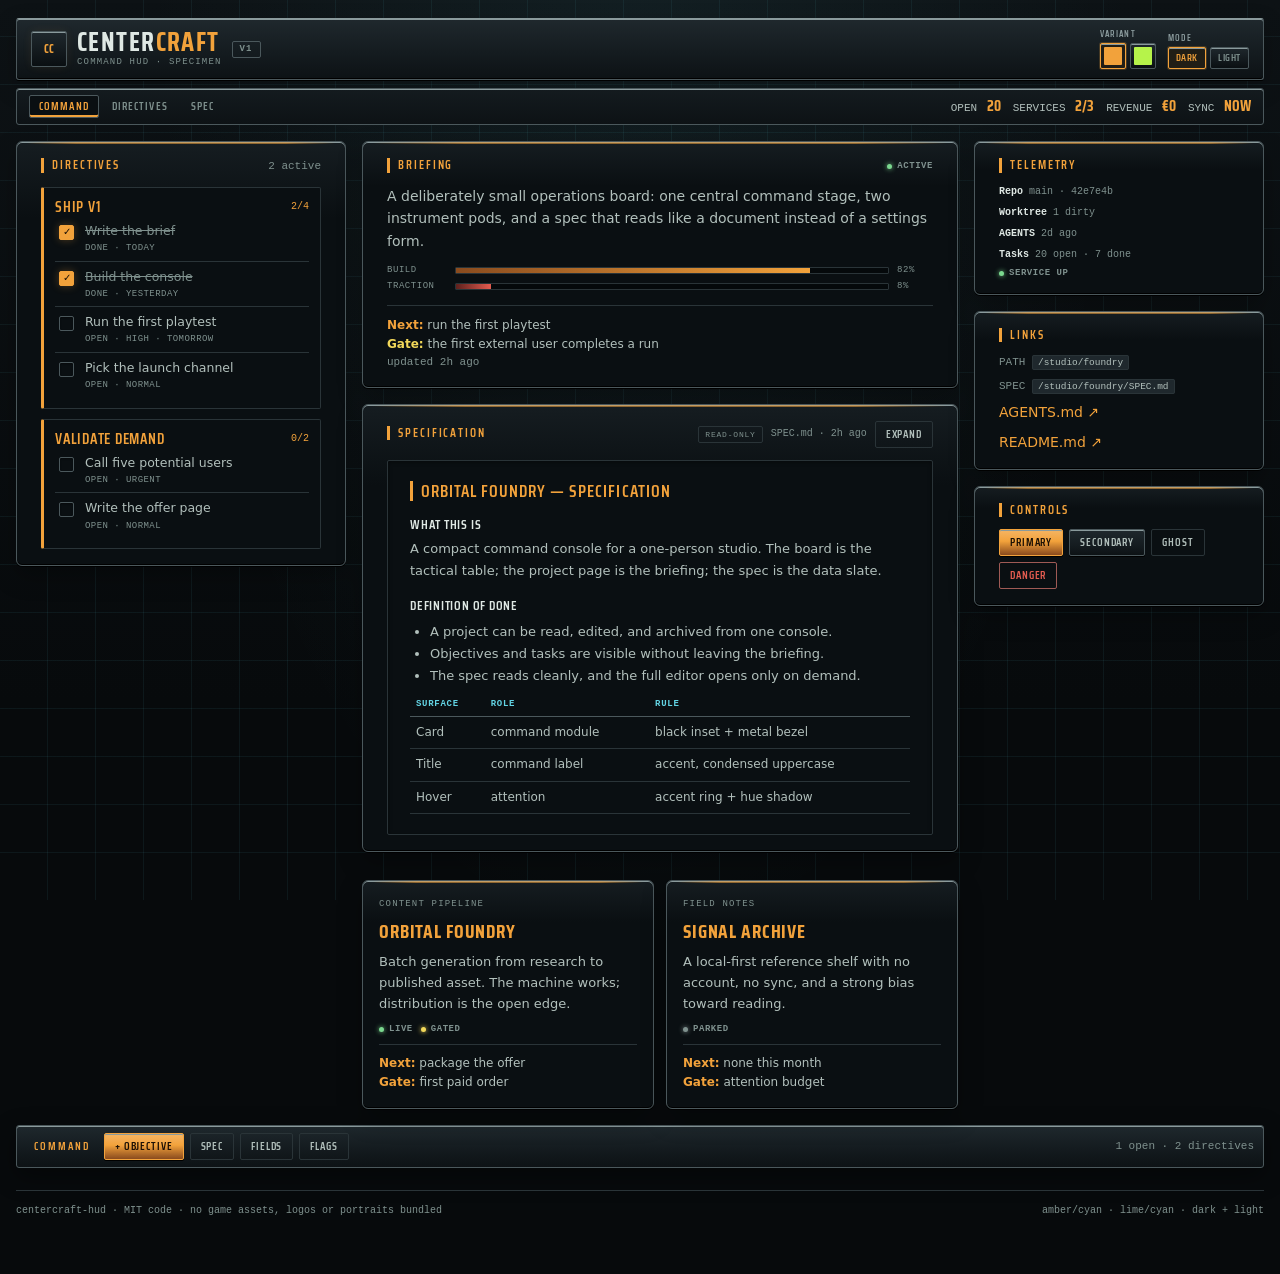
<file: styles/centercraft-hud/demo.html>
<!doctype html>
<html lang="en" data-theme="centercraft-hud" data-variant="amber" data-mode="dark">
<head>
<meta charset="utf-8">
<meta name="viewport" content="width=device-width, initial-scale=1">
<meta name="color-scheme" content="dark light">
<script>
(() => {
  const variants = new Set(["amber", "lime"]);
  const modes = new Set(["dark", "light"]);
  let variant = "amber";
  let mode = "dark";
  try {
    variant = localStorage.getItem("centercraft.variant") || variant;
    mode = localStorage.getItem("centercraft.mode") || mode;
  } catch (e) {}
  const root = document.documentElement;
  root.dataset.variant = variants.has(variant) ? variant : "amber";
  root.dataset.mode = modes.has(mode) ? mode : "dark";
})();
</script>
<title>centercraft-hud — command console specimen</title>
<link rel="stylesheet" href="theme.css">
<style>
  .demo-grid { display: grid; grid-template-columns: repeat(2, minmax(0, 1fr)); gap: 12px; }
  .demo-cards { display: grid; grid-template-columns: repeat(2, minmax(0, 1fr)); gap: 12px; margin-top: 12px; }
  .demo-actions { display: flex; gap: 6px; flex-wrap: wrap; }
  .demo-footer { margin-top: 22px; padding-top: 12px; border-top: 1px solid var(--cc-bezel-2); display: flex; justify-content: space-between; gap: 12px; flex-wrap: wrap; }
  .demo-note { color: var(--mut); font: 10px/1.5 var(--f-mono); }
  /* The live app keeps this sticky; the full-page specimen should not cover the cards. */
  .cc-command-bar { position: static; }
  @media (max-width: 760px) { .demo-grid, .demo-cards { grid-template-columns: 1fr; } }
</style>
</head>
<body>
<div class="cc-shell">
  <header class="cc-top">
    <div class="cc-brand">
      <span class="cc-mark" aria-hidden="true">CC</span>
      <div>
        <h1>CENTER<b>CRAFT</b></h1>
        <div class="cc-kicker">command HUD · specimen</div>
      </div>
      <span class="cc-tag">v1</span>
    </div>
    <div class="cc-theme" aria-label="Theme controls">
      <div class="cc-theme-group">
        <span class="cc-theme-label">Variant</span>
        <div class="cc-theme-row">
          <button class="cc-swatch-btn" type="button" data-variant-choice="amber" aria-label="Amber and cyan" aria-pressed="true" title="Amber / Cyan"><span class="cc-swatch" style="--sw:#f2a23b"></span></button>
          <button class="cc-swatch-btn" type="button" data-variant-choice="lime" aria-label="Lime and cyan" aria-pressed="false" title="Lime / Cyan"><span class="cc-swatch" style="--sw:#b6f34a"></span></button>
        </div>
      </div>
      <div class="cc-theme-group">
        <span class="cc-theme-label">Mode</span>
        <div class="cc-theme-row">
          <button class="cc-mode-btn" type="button" data-mode-choice="dark" aria-pressed="true">Dark</button>
          <button class="cc-mode-btn" type="button" data-mode-choice="light" aria-pressed="false">Light</button>
        </div>
      </div>
    </div>
  </header>

  <section class="cc-resource" aria-label="Resource strip">
    <nav class="cc-nav" aria-label="Sections">
      <button type="button" class="active">Command</button>
      <button type="button">Directives</button>
      <button type="button">Spec</button>
    </nav>
    <span class="cc-resource-spacer"></span>
    <div class="cc-resource-pips">
      <span class="cc-pip">OPEN <b>20</b></span>
      <span class="cc-pip">SERVICES <b>2/3</b></span>
      <span class="cc-pip">REVENUE <b>€0</b></span>
      <span class="cc-pip">SYNC <b>NOW</b></span>
    </div>
  </section>

  <div class="cc-layout">
    <aside class="cc-rail left">
      <section class="cc-panel">
        <div class="cc-panel-head">
          <span class="cc-title">Directives</span>
          <span class="cc-meta">2 active</span>
        </div>
        <div class="cc-directives">
          <article class="cc-objective">
            <div class="cc-objective-head">
              <h3>Ship v1</h3>
              <span class="cc-progress">2/4</span>
            </div>
            <div class="cc-task">
              <input class="cc-check" type="checkbox" checked aria-label="Write the brief">
              <div class="cc-task-body">
                <div class="cc-check-label done">Write the brief</div>
                <div class="cc-task-meta">done · today</div>
              </div>
            </div>
            <div class="cc-task">
              <input class="cc-check" type="checkbox" checked aria-label="Build the console">
              <div class="cc-task-body">
                <div class="cc-check-label done">Build the console</div>
                <div class="cc-task-meta">done · yesterday</div>
              </div>
            </div>
            <div class="cc-task">
              <input class="cc-check" type="checkbox" aria-label="Run the first playtest">
              <div class="cc-task-body">
                <div class="cc-check-label">Run the first playtest</div>
                <div class="cc-task-meta">open · high · tomorrow</div>
              </div>
            </div>
            <div class="cc-task">
              <input class="cc-check" type="checkbox" aria-label="Pick the launch channel">
              <div class="cc-task-body">
                <div class="cc-check-label">Pick the launch channel</div>
                <div class="cc-task-meta">open · normal</div>
              </div>
            </div>
          </article>

          <article class="cc-objective">
            <div class="cc-objective-head">
              <h3>Validate demand</h3>
              <span class="cc-progress">0/2</span>
            </div>
            <div class="cc-task">
              <input class="cc-check" type="checkbox" aria-label="Call five potential users">
              <div class="cc-task-body">
                <div class="cc-check-label">Call five potential users</div>
                <div class="cc-task-meta">open · urgent</div>
              </div>
            </div>
            <div class="cc-task">
              <input class="cc-check" type="checkbox" aria-label="Write the offer page">
              <div class="cc-task-body">
                <div class="cc-check-label">Write the offer page</div>
                <div class="cc-task-meta">open · normal</div>
              </div>
            </div>
          </article>
        </div>
      </section>
    </aside>

    <main class="cc-center">
      <section class="cc-panel cc-briefing">
        <div class="cc-panel-head">
          <span class="cc-title">Briefing</span>
          <span class="cc-lamp live">active</span>
        </div>
        <p class="cc-summary">A deliberately small operations board: one central command stage, two instrument pods, and a spec that reads like a document instead of a settings form.</p>
        <div class="cc-bars">
          <div class="cc-bar"><span>Build</span><span class="track"><span class="fill" style="width:82%"></span></span><span>82%</span></div>
          <div class="cc-bar traction"><span>Traction</span><span class="track"><span class="fill" style="width:8%"></span></span><span>8%</span></div>
        </div>
        <div class="cc-facts">
          <div><b>Next:</b> run the first playtest</div>
          <div class="gate"><b>Gate:</b> the first external user completes a run</div>
          <div class="cc-meta">updated 2h ago</div>
        </div>
      </section>

      <section class="cc-panel">
        <div class="cc-panel-head">
          <span class="cc-title">Specification</span>
          <div class="cc-meta-row">
            <span class="cc-readonly">read-only</span>
            <span>SPEC.md · 2h ago</span>
            <button class="cc-btn ghost" type="button">Expand</button>
          </div>
        </div>
        <div class="cc-spec-doc">
          <h2>Orbital Foundry — Specification</h2>
          <h3>What this is</h3>
          <p>A compact command console for a one-person studio. The board is the tactical table; the project page is the briefing; the spec is the data slate.</p>
          <h3>Definition of done</h3>
          <ul>
            <li>A project can be read, edited, and archived from one console.</li>
            <li>Objectives and tasks are visible without leaving the briefing.</li>
            <li>The spec reads cleanly, and the full editor opens only on demand.</li>
          </ul>
          <table>
            <thead><tr><th>Surface</th><th>Role</th><th>Rule</th></tr></thead>
            <tbody>
              <tr><td>Card</td><td>command module</td><td>black inset + metal bezel</td></tr>
              <tr><td>Title</td><td>command label</td><td>accent, condensed uppercase</td></tr>
              <tr><td>Hover</td><td>attention</td><td>accent ring + hue shadow</td></tr>
            </tbody>
          </table>
        </div>
      </section>

      <div class="demo-cards">
        <article class="cc-card">
          <div class="cc-kicker">Content pipeline</div>
          <h3>Orbital Foundry</h3>
          <p class="cc-desc">Batch generation from research to published asset. The machine works; distribution is the open edge.</p>
          <div class="cc-meta-row"><span class="cc-lamp live">live</span><span class="cc-lamp warn">gated</span></div>
          <div class="cc-foot"><div><b>Next:</b> package the offer</div><div><b>Gate:</b> first paid order</div></div>
        </article>
        <article class="cc-card">
          <div class="cc-kicker">Field notes</div>
          <h3>Signal Archive</h3>
          <p class="cc-desc">A local-first reference shelf with no account, no sync, and a strong bias toward reading.</p>
          <div class="cc-meta-row"><span class="cc-lamp">parked</span></div>
          <div class="cc-foot"><div><b>Next:</b> none this month</div><div><b>Gate:</b> attention budget</div></div>
        </article>
      </div>
    </main>

    <aside class="cc-rail right">
      <section class="cc-panel">
        <div class="cc-panel-head"><span class="cc-title">Telemetry</span></div>
        <div class="cc-meta-row" style="display:flex;flex-direction:column;align-items:flex-start;gap:7px;">
          <span><b style="color:var(--ink)">Repo</b> main · 42e7e4b</span>
          <span><b style="color:var(--ink)">Worktree</b> 1 dirty</span>
          <span><b style="color:var(--ink)">AGENTS</b> 2d ago</span>
          <span><b style="color:var(--ink)">Tasks</b> 20 open · 7 done</span>
          <span class="cc-lamp live">service up</span>
        </div>
      </section>
      <section class="cc-panel">
        <div class="cc-panel-head"><span class="cc-title">Links</span></div>
        <div style="display:flex;flex-direction:column;gap:7px;">
          <span class="cc-meta">PATH <code>/studio/foundry</code></span>
          <span class="cc-meta">SPEC <code>/studio/foundry/SPEC.md</code></span>
          <a href="#" onclick="return false">AGENTS.md ↗</a>
          <a href="#" onclick="return false">README.md ↗</a>
        </div>
      </section>
      <section class="cc-panel">
        <div class="cc-panel-head"><span class="cc-title">Controls</span></div>
        <div class="demo-actions">
          <button class="cc-btn primary" type="button">Primary</button>
          <button class="cc-btn" type="button">Secondary</button>
          <button class="cc-btn ghost" type="button">Ghost</button>
          <button class="cc-btn danger" type="button">Danger</button>
        </div>
      </section>
    </aside>
  </div>

  <div class="cc-command-bar">
    <span class="cc-command-label">Command</span>
    <button class="cc-btn primary" type="button">+ Objective</button>
    <button class="cc-btn ghost" type="button">Spec</button>
    <button class="cc-btn ghost" type="button">Fields</button>
    <button class="cc-btn ghost" type="button">Flags</button>
    <span class="cc-command-spacer"></span>
    <span class="cc-meta">1 open · 2 directives</span>
  </div>

  <footer class="demo-footer">
    <span class="demo-note">centercraft-hud · MIT code · no game assets, logos or portraits bundled</span>
    <span class="demo-note">amber/cyan · lime/cyan · dark + light</span>
  </footer>
</div>

<script>
(() => {
  const variants = new Set(["amber", "lime"]);
  const modes = new Set(["dark", "light"]);
  const root = document.documentElement;
  const sync = () => {
    document.querySelectorAll("[data-variant-choice]").forEach((button) => {
      button.setAttribute("aria-pressed", String(button.dataset.variantChoice === root.dataset.variant));
    });
    document.querySelectorAll("[data-mode-choice]").forEach((button) => {
      button.setAttribute("aria-pressed", String(button.dataset.modeChoice === root.dataset.mode));
    });
  };
  const apply = (variant, mode) => {
    root.dataset.variant = variants.has(variant) ? variant : "amber";
    root.dataset.mode = modes.has(mode) ? mode : "dark";
    try {
      localStorage.setItem("centercraft.variant", root.dataset.variant);
      localStorage.setItem("centercraft.mode", root.dataset.mode);
    } catch (e) {}
    sync();
  };
  document.querySelectorAll("[data-variant-choice]").forEach((button) => {
    button.addEventListener("click", () => apply(button.dataset.variantChoice, root.dataset.mode));
  });
  document.querySelectorAll("[data-mode-choice]").forEach((button) => {
    button.addEventListener("click", () => apply(root.dataset.variant, button.dataset.modeChoice));
  });
  sync();
})();
</script>
</body>
</html>
</file>
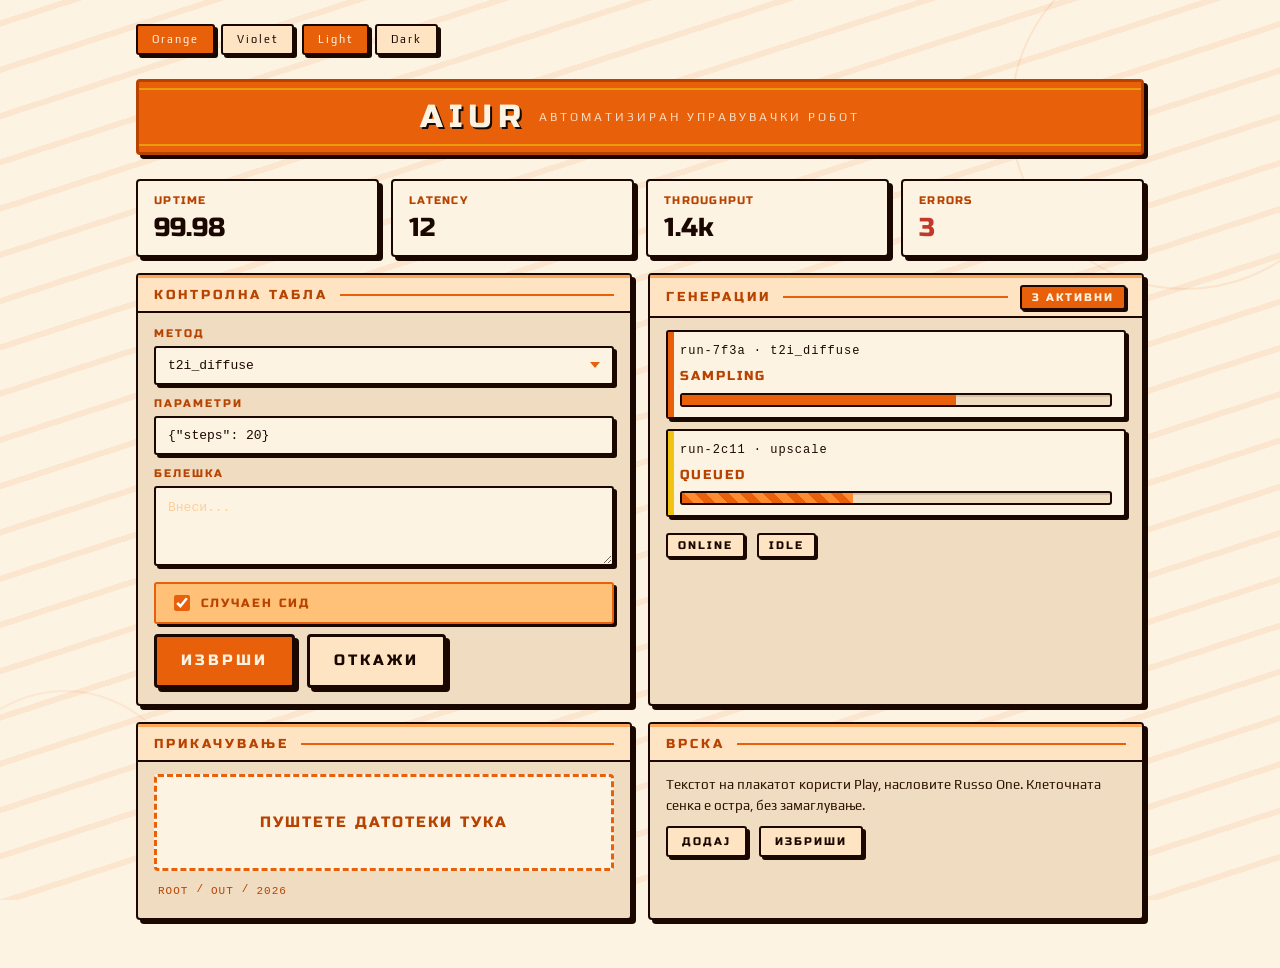
<file: styles/construct-poster/demo.html>
<!doctype html>
<html lang="en" data-theme="construct-poster" data-mode="light" data-accent="orange">
<head>
<meta charset="utf-8" />
<meta name="viewport" content="width=device-width, initial-scale=1" />
<title>construct-poster — preview</title>
<link rel="preconnect" href="https://fonts.googleapis.com">
<link href="https://fonts.googleapis.com/css2?family=Play:wght@400;700&family=Russo+One&display=swap" rel="stylesheet">
<link rel="stylesheet" href="theme.css" />
<style>
  .shell { max-width: 1040px; margin: 0 auto; padding: var(--s5) var(--s4) var(--s7); }
  .grid { display: grid; grid-template-columns: repeat(4, 1fr); gap: var(--s3); margin: var(--s4) 0; }
  .cols { display: grid; grid-template-columns: 1fr 1fr; gap: var(--s4); margin-top: var(--s4); }
  .row { display: flex; gap: var(--s3); flex-wrap: wrap; align-items: center; }
  .toolbar { display: flex; justify-content: space-between; align-items: center; gap: var(--s3); margin-bottom: var(--s5); }
  .toolbar .btn-sm[aria-pressed="true"] { background: var(--chrome); color: var(--bg); border-color: var(--line); }
  @media (max-width: 760px) { .grid { grid-template-columns: repeat(2,1fr); } .cols { grid-template-columns: 1fr; } }
</style>
</head>
<body>
<div class="poster-bg"><span class="ring r1"></span><span class="ring r2"></span><span class="tri"></span></div>
<div class="shell">

  <div class="toolbar">
    <div class="row" style="gap:8px">
      <div class="segmented" id="acc" style="display:inline-flex;gap:6px">
        <button class="btn-sm" data-accent="orange" aria-pressed="true">Orange</button>
        <button class="btn-sm" data-accent="violet" aria-pressed="false">Violet</button>
      </div>
      <div class="segmented" id="mode" style="display:inline-flex;gap:6px">
        <button class="btn-sm" data-mode="light" aria-pressed="true">Light</button>
        <button class="btn-sm" data-mode="dark" aria-pressed="false">Dark</button>
      </div>
    </div>
  </div>

  <header class="banner">
    <span class="banner-title">AIUR</span>
    <span class="banner-sub">АВТОМАТИЗИРАН УПРАВУВАЧКИ РОБОТ</span>
  </header>

  <div class="grid" style="margin-top:var(--s5)">
    <div class="stat"><div class="label">Uptime</div><div class="value num">99.98</div></div>
    <div class="stat"><div class="label">Latency</div><div class="value num">12</div></div>
    <div class="stat"><div class="label">Throughput</div><div class="value num">1.4k</div></div>
    <div class="stat"><div class="label">Errors</div><div class="value num" style="color:var(--bad)">3</div></div>
  </div>

  <div class="cols">
    <section class="panel">
      <div class="panel-head"><span class="panel-title">Контролна табла</span><span class="panel-rule"></span></div>
      <div class="panel-body">
        <div><span class="label">Метод</span><select class="select"><option>t2i_diffuse</option><option>upscale</option></select></div>
        <div><span class="label">Параметри</span><input class="input" value='{"steps": 20}' /></div>
        <div><span class="label">Белешка</span><textarea class="textarea" placeholder="Внеси..."></textarea></div>
        <label class="check"><input type="checkbox" checked> Случаен сид</label>
        <div class="row">
          <button class="btn">Изврши</button>
          <button class="btn btn-ghost">Откажи</button>
        </div>
      </div>
    </section>

    <section class="panel">
      <div class="panel-head"><span class="panel-title">Генерации</span><span class="panel-rule"></span><span class="badge">3 активни</span></div>
      <div class="panel-body">
        <div class="status-card">
          <div class="sid">run-7f3a · t2i_diffuse</div>
          <div class="sphase">sampling</div>
          <div class="progress"><span style="width:64%"></span></div>
        </div>
        <div class="status-card is-pending">
          <div class="sid">run-2c11 · upscale</div>
          <div class="sphase">queued</div>
          <div class="progress indeterminate"><span></span></div>
        </div>
        <div class="row" style="margin-top:6px">
          <span class="badge plain">online</span>
          <span class="badge plain">idle</span>
        </div>
      </div>
    </section>
  </div>

  <div class="cols">
    <section class="panel">
      <div class="panel-head"><span class="panel-title">Прикачување</span><span class="panel-rule"></span></div>
      <div class="panel-body">
        <div class="drop-zone"><div class="drop-title">ПУШТЕТЕ ДАТОТЕКИ ТУКА</div></div>
        <nav class="breadcrumb"><a href="#">root</a><span class="sep">/</span><a href="#">out</a><span class="sep">/</span><a href="#">2026</a></nav>
      </div>
    </section>
    <section class="panel">
      <div class="panel-head"><span class="panel-title">Врска</span><span class="panel-rule"></span></div>
      <div class="panel-body">
        <p style="color:var(--ink-2);font-size:13.5px">Текстот на плакатот користи Play, насловите Russo One. Клеточната сенка е остра, без замаглување.</p>
        <div class="row"><button class="btn btn-sm">Додај</button><button class="btn btn-sm">Избриши</button></div>
      </div>
    </section>
  </div>

</div>
<script>
  const html = document.documentElement;
  function select(group, attr, value) {
    html.dataset[attr] = value;
    document.querySelectorAll(`#${group} button`).forEach((button) => {
      button.setAttribute("aria-pressed", String(button.dataset[attr] === value));
    });
  }
  document.querySelectorAll("#acc button").forEach((button) => {
    button.onclick = () => select("acc", "accent", button.dataset.accent);
  });
  document.querySelectorAll("#mode button").forEach((button) => {
    button.onclick = () => select("mode", "mode", button.dataset.mode);
  });
</script>
</body>
</html>
</file>
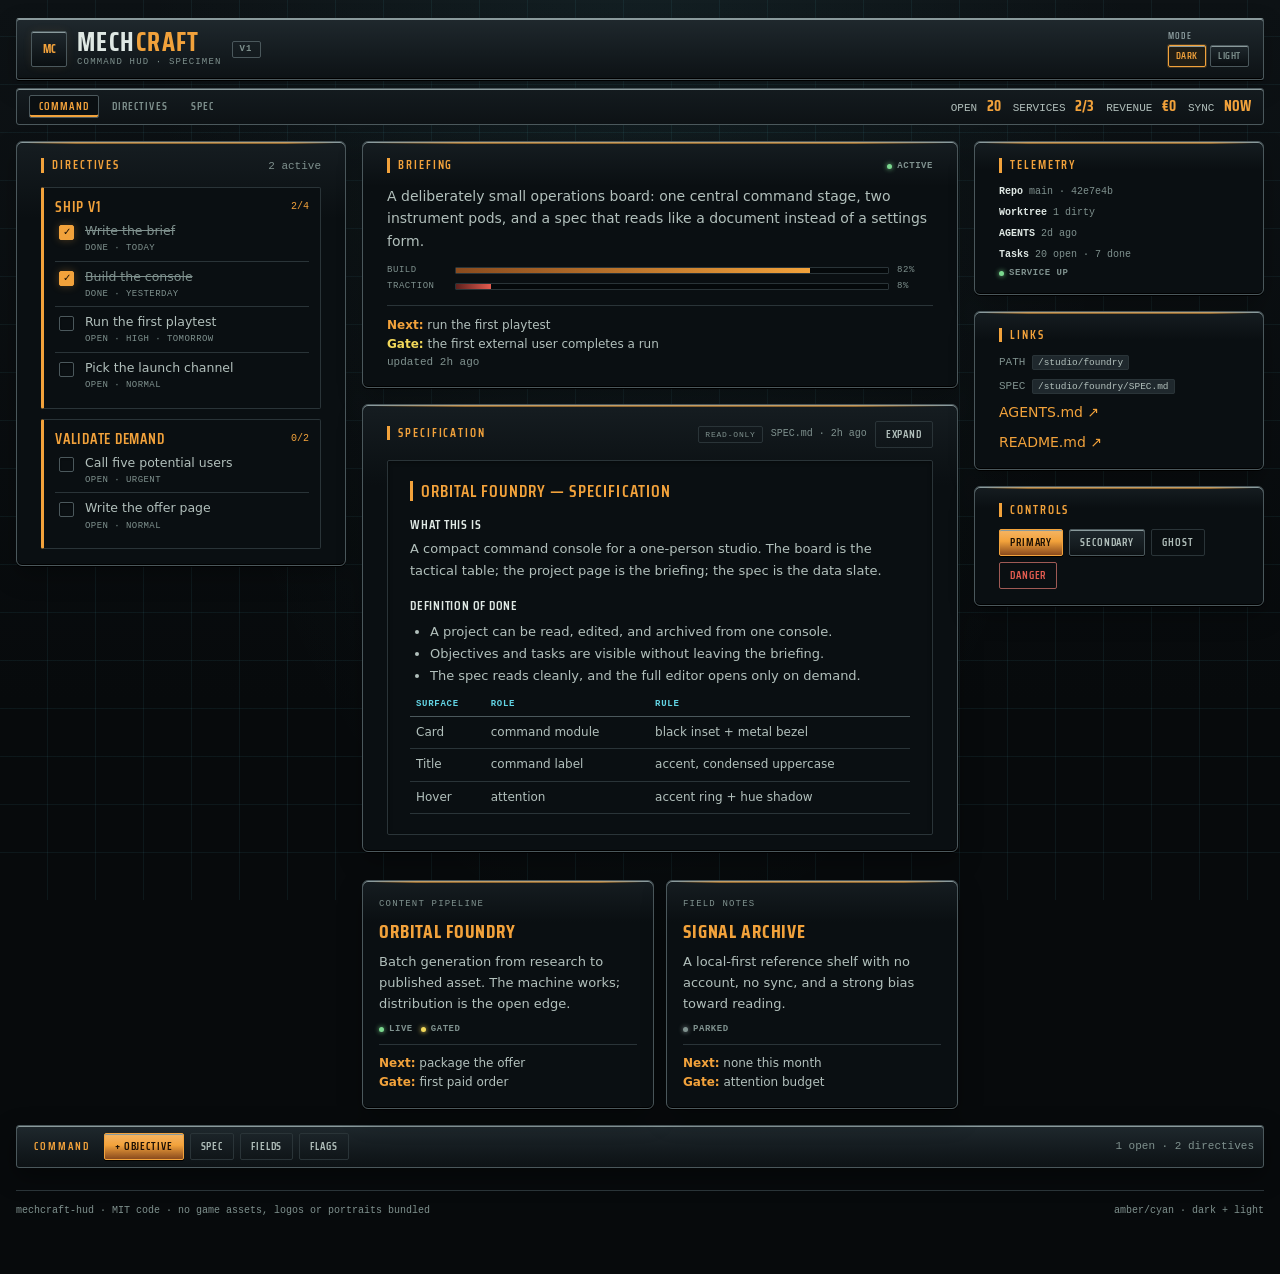
<file: styles/mechcraft-hud/demo.html>
<!doctype html>
<html lang="en" data-theme="mechcraft-hud" data-mode="dark">
<head>
<meta charset="utf-8">
<meta name="viewport" content="width=device-width, initial-scale=1">
<meta name="color-scheme" content="dark light">
<script>
(() => {
  const modes = new Set(["dark", "light"]);
  let mode = "dark";
  try {
    mode = localStorage.getItem("mechcraft.mode") || mode;
  } catch (e) {}
  const root = document.documentElement;
  root.dataset.mode = modes.has(mode) ? mode : "dark";
})();
</script>
<title>mechcraft-hud — command console specimen</title>
<link rel="stylesheet" href="theme.css">
<style>
  .demo-grid { display: grid; grid-template-columns: repeat(2, minmax(0, 1fr)); gap: 12px; }
  .demo-cards { display: grid; grid-template-columns: repeat(2, minmax(0, 1fr)); gap: 12px; margin-top: 12px; }
  .demo-actions { display: flex; gap: 6px; flex-wrap: wrap; }
  .demo-footer { margin-top: 22px; padding-top: 12px; border-top: 1px solid var(--cc-bezel-2); display: flex; justify-content: space-between; gap: 12px; flex-wrap: wrap; }
  .demo-note { color: var(--mut); font: 10px/1.5 var(--f-mono); }
  /* The live app keeps this sticky; the full-page specimen should not cover the cards. */
  .cc-command-bar { position: static; }
  @media (max-width: 760px) { .demo-grid, .demo-cards { grid-template-columns: 1fr; } }
</style>
</head>
<body>
<div class="cc-shell">
  <header class="cc-top">
    <div class="cc-brand">
      <span class="cc-mark" aria-hidden="true">MC</span>
      <div>
        <h1>MECH<b>CRAFT</b></h1>
        <div class="cc-kicker">command HUD · specimen</div>
      </div>
      <span class="cc-tag">v1</span>
    </div>
    <div class="cc-theme" aria-label="Theme controls">
      <div class="cc-theme-group">
        <span class="cc-theme-label">Mode</span>
        <div class="cc-theme-row">
          <button class="cc-mode-btn" type="button" data-mode-choice="dark" aria-pressed="true">Dark</button>
          <button class="cc-mode-btn" type="button" data-mode-choice="light" aria-pressed="false">Light</button>
        </div>
      </div>
    </div>
  </header>

  <section class="cc-resource" aria-label="Resource strip">
    <nav class="cc-nav" aria-label="Sections">
      <button type="button" class="active">Command</button>
      <button type="button">Directives</button>
      <button type="button">Spec</button>
    </nav>
    <span class="cc-resource-spacer"></span>
    <div class="cc-resource-pips">
      <span class="cc-pip">OPEN <b>20</b></span>
      <span class="cc-pip">SERVICES <b>2/3</b></span>
      <span class="cc-pip">REVENUE <b>€0</b></span>
      <span class="cc-pip">SYNC <b>NOW</b></span>
    </div>
  </section>

  <div class="cc-layout">
    <aside class="cc-rail left">
      <section class="cc-panel">
        <div class="cc-panel-head">
          <span class="cc-title">Directives</span>
          <span class="cc-meta">2 active</span>
        </div>
        <div class="cc-directives">
          <article class="cc-objective">
            <div class="cc-objective-head">
              <h3>Ship v1</h3>
              <span class="cc-progress">2/4</span>
            </div>
            <div class="cc-task">
              <input class="cc-check" type="checkbox" checked aria-label="Write the brief">
              <div class="cc-task-body">
                <div class="cc-check-label done">Write the brief</div>
                <div class="cc-task-meta">done · today</div>
              </div>
            </div>
            <div class="cc-task">
              <input class="cc-check" type="checkbox" checked aria-label="Build the console">
              <div class="cc-task-body">
                <div class="cc-check-label done">Build the console</div>
                <div class="cc-task-meta">done · yesterday</div>
              </div>
            </div>
            <div class="cc-task">
              <input class="cc-check" type="checkbox" aria-label="Run the first playtest">
              <div class="cc-task-body">
                <div class="cc-check-label">Run the first playtest</div>
                <div class="cc-task-meta">open · high · tomorrow</div>
              </div>
            </div>
            <div class="cc-task">
              <input class="cc-check" type="checkbox" aria-label="Pick the launch channel">
              <div class="cc-task-body">
                <div class="cc-check-label">Pick the launch channel</div>
                <div class="cc-task-meta">open · normal</div>
              </div>
            </div>
          </article>

          <article class="cc-objective">
            <div class="cc-objective-head">
              <h3>Validate demand</h3>
              <span class="cc-progress">0/2</span>
            </div>
            <div class="cc-task">
              <input class="cc-check" type="checkbox" aria-label="Call five potential users">
              <div class="cc-task-body">
                <div class="cc-check-label">Call five potential users</div>
                <div class="cc-task-meta">open · urgent</div>
              </div>
            </div>
            <div class="cc-task">
              <input class="cc-check" type="checkbox" aria-label="Write the offer page">
              <div class="cc-task-body">
                <div class="cc-check-label">Write the offer page</div>
                <div class="cc-task-meta">open · normal</div>
              </div>
            </div>
          </article>
        </div>
      </section>
    </aside>

    <main class="cc-center">
      <section class="cc-panel cc-briefing">
        <div class="cc-panel-head">
          <span class="cc-title">Briefing</span>
          <span class="cc-lamp live">active</span>
        </div>
        <p class="cc-summary">A deliberately small operations board: one central command stage, two instrument pods, and a spec that reads like a document instead of a settings form.</p>
        <div class="cc-bars">
          <div class="cc-bar"><span>Build</span><span class="track"><span class="fill" style="width:82%"></span></span><span>82%</span></div>
          <div class="cc-bar traction"><span>Traction</span><span class="track"><span class="fill" style="width:8%"></span></span><span>8%</span></div>
        </div>
        <div class="cc-facts">
          <div><b>Next:</b> run the first playtest</div>
          <div class="gate"><b>Gate:</b> the first external user completes a run</div>
          <div class="cc-meta">updated 2h ago</div>
        </div>
      </section>

      <section class="cc-panel">
        <div class="cc-panel-head">
          <span class="cc-title">Specification</span>
          <div class="cc-meta-row">
            <span class="cc-readonly">read-only</span>
            <span>SPEC.md · 2h ago</span>
            <button class="cc-btn ghost" type="button">Expand</button>
          </div>
        </div>
        <div class="cc-spec-doc">
          <h2>Orbital Foundry — Specification</h2>
          <h3>What this is</h3>
          <p>A compact command console for a one-person studio. The board is the tactical table; the project page is the briefing; the spec is the data slate.</p>
          <h3>Definition of done</h3>
          <ul>
            <li>A project can be read, edited, and archived from one console.</li>
            <li>Objectives and tasks are visible without leaving the briefing.</li>
            <li>The spec reads cleanly, and the full editor opens only on demand.</li>
          </ul>
          <table>
            <thead><tr><th>Surface</th><th>Role</th><th>Rule</th></tr></thead>
            <tbody>
              <tr><td>Card</td><td>command module</td><td>black inset + metal bezel</td></tr>
              <tr><td>Title</td><td>command label</td><td>accent, condensed uppercase</td></tr>
              <tr><td>Hover</td><td>attention</td><td>accent ring + hue shadow</td></tr>
            </tbody>
          </table>
        </div>
      </section>

      <div class="demo-cards">
        <article class="cc-card">
          <div class="cc-kicker">Content pipeline</div>
          <h3>Orbital Foundry</h3>
          <p class="cc-desc">Batch generation from research to published asset. The machine works; distribution is the open edge.</p>
          <div class="cc-meta-row"><span class="cc-lamp live">live</span><span class="cc-lamp warn">gated</span></div>
          <div class="cc-foot"><div><b>Next:</b> package the offer</div><div><b>Gate:</b> first paid order</div></div>
        </article>
        <article class="cc-card">
          <div class="cc-kicker">Field notes</div>
          <h3>Signal Archive</h3>
          <p class="cc-desc">A local-first reference shelf with no account, no sync, and a strong bias toward reading.</p>
          <div class="cc-meta-row"><span class="cc-lamp">parked</span></div>
          <div class="cc-foot"><div><b>Next:</b> none this month</div><div><b>Gate:</b> attention budget</div></div>
        </article>
      </div>
    </main>

    <aside class="cc-rail right">
      <section class="cc-panel">
        <div class="cc-panel-head"><span class="cc-title">Telemetry</span></div>
        <div class="cc-meta-row" style="display:flex;flex-direction:column;align-items:flex-start;gap:7px;">
          <span><b style="color:var(--ink)">Repo</b> main · 42e7e4b</span>
          <span><b style="color:var(--ink)">Worktree</b> 1 dirty</span>
          <span><b style="color:var(--ink)">AGENTS</b> 2d ago</span>
          <span><b style="color:var(--ink)">Tasks</b> 20 open · 7 done</span>
          <span class="cc-lamp live">service up</span>
        </div>
      </section>
      <section class="cc-panel">
        <div class="cc-panel-head"><span class="cc-title">Links</span></div>
        <div style="display:flex;flex-direction:column;gap:7px;">
          <span class="cc-meta">PATH <code>/studio/foundry</code></span>
          <span class="cc-meta">SPEC <code>/studio/foundry/SPEC.md</code></span>
          <a href="#" onclick="return false">AGENTS.md ↗</a>
          <a href="#" onclick="return false">README.md ↗</a>
        </div>
      </section>
      <section class="cc-panel">
        <div class="cc-panel-head"><span class="cc-title">Controls</span></div>
        <div class="demo-actions">
          <button class="cc-btn primary" type="button">Primary</button>
          <button class="cc-btn" type="button">Secondary</button>
          <button class="cc-btn ghost" type="button">Ghost</button>
          <button class="cc-btn danger" type="button">Danger</button>
        </div>
      </section>
    </aside>
  </div>

  <div class="cc-command-bar">
    <span class="cc-command-label">Command</span>
    <button class="cc-btn primary" type="button">+ Objective</button>
    <button class="cc-btn ghost" type="button">Spec</button>
    <button class="cc-btn ghost" type="button">Fields</button>
    <button class="cc-btn ghost" type="button">Flags</button>
    <span class="cc-command-spacer"></span>
    <span class="cc-meta">1 open · 2 directives</span>
  </div>

  <footer class="demo-footer">
    <span class="demo-note">mechcraft-hud · MIT code · no game assets, logos or portraits bundled</span>
    <span class="demo-note">amber/cyan · dark + light</span>
  </footer>
</div>

<script>
(() => {
  const modes = new Set(["dark", "light"]);
  const root = document.documentElement;
  const sync = () => {
    document.querySelectorAll("[data-mode-choice]").forEach((button) => {
      button.setAttribute("aria-pressed", String(button.dataset.modeChoice === root.dataset.mode));
    });
  };
  const apply = (mode) => {
    root.dataset.mode = modes.has(mode) ? mode : "dark";
    try {
      localStorage.setItem("mechcraft.mode", root.dataset.mode);
    } catch (e) {}
    sync();
  };
  document.querySelectorAll("[data-mode-choice]").forEach((button) => {
    button.addEventListener("click", () => apply(button.dataset.modeChoice));
  });
  sync();
})();
</script>
</body>
</html>
</file>
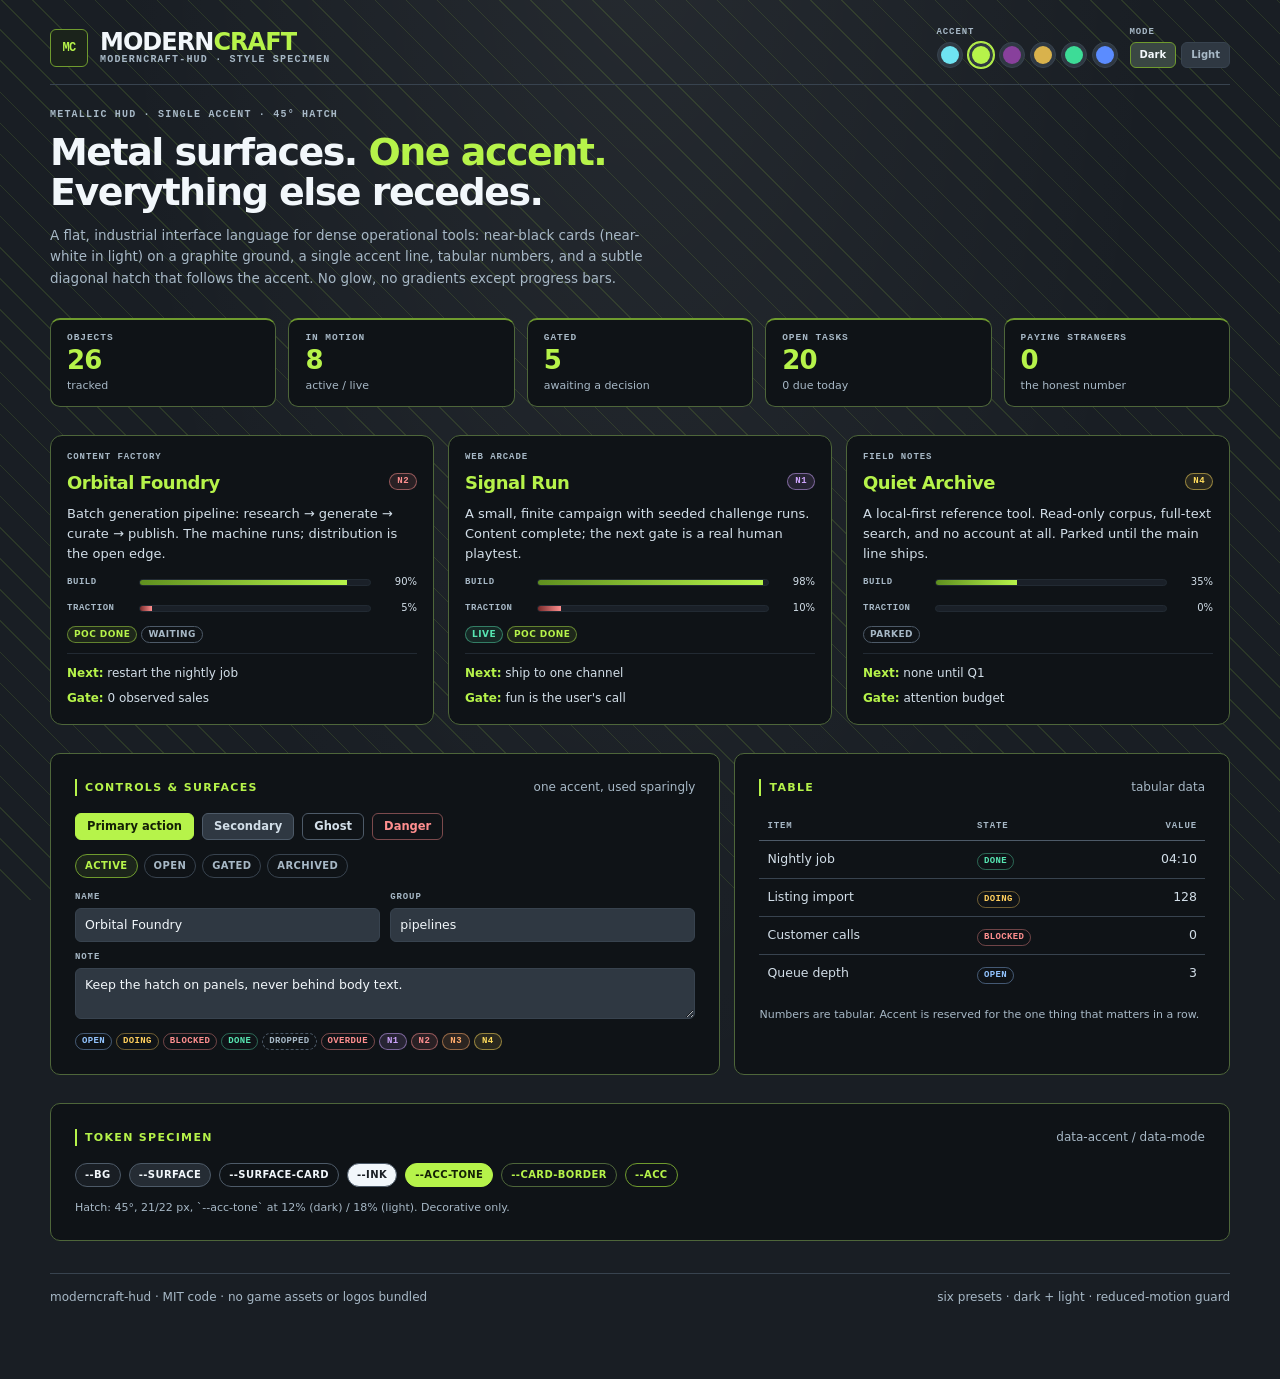
<file: styles/moderncraft-hud/demo.html>
<!doctype html>
<html lang="en" data-theme="moderncraft-hud" data-accent="horde" data-mode="dark">
<head>
<meta charset="utf-8">
<meta name="viewport" content="width=device-width, initial-scale=1">
<meta name="color-scheme" content="dark light">
<script>
(() => {
  const accents = new Set(["terran", "horde", "zerg", "protoss", "night-elf", "human"]);
  const modes = new Set(["dark", "light"]);
  try {
    const accent = localStorage.getItem("moderncraft.accent") || "horde";
    const mode = localStorage.getItem("moderncraft.mode") || "dark";
    const root = document.documentElement;
    root.dataset.accent = accents.has(accent) ? accent : "horde";
    root.dataset.mode = modes.has(mode) ? mode : "dark";
  } catch (e) {}
})();
</script>
<title>moderncraft-hud — style demo</title>
<link rel="stylesheet" href="theme.css">
<style>
  .demo-section { margin-top: 28px; }
  .demo-grid { display: grid; grid-template-columns: repeat(3, minmax(0, 1fr)); gap: 14px; }
  .demo-two { display: grid; grid-template-columns: minmax(0, 1.15fr) minmax(0, 0.85fr); gap: 14px; }
  .demo-actions { display: flex; align-items: center; gap: 8px; flex-wrap: wrap; }
  .demo-fields { display: grid; grid-template-columns: 1fr 1fr; gap: 10px; }
  .demo-fields .wide { grid-column: 1 / -1; }
  .demo-display { display: flex; flex-direction: column; gap: 12px; }
  .demo-display .big { font-size: clamp(24px, 4vw, 38px); letter-spacing: -0.04em; line-height: 1.05; }
  .demo-display .big b { color: var(--acc); font-weight: 650; }
  .demo-swatches { display: flex; gap: 8px; flex-wrap: wrap; margin-top: 12px; }
  .demo-swatches .chip { font-family: var(--f-mono); text-transform: none; }
  .demo-note { font-size: 11px; color: var(--mut); }
  .demo-footer { margin-top: 32px; padding-top: 14px; border-top: 1px solid var(--line); display: flex; justify-content: space-between; gap: 12px; flex-wrap: wrap; }
  .demo-list { display: flex; flex-direction: column; gap: 8px; }
  .demo-row { display: flex; align-items: center; justify-content: space-between; gap: 12px; padding: 8px 0; border-bottom: 1px solid var(--line); font-size: 12.5px; }
  .demo-row:last-child { border-bottom: 0; }
  .demo-row .name { color: var(--ink); }
  .demo-cards { display: flex; flex-direction: column; gap: 10px; }
  .demo-flags { display: flex; gap: 4px; flex-wrap: wrap; }
  @media (max-width: 860px) {
    .demo-grid { grid-template-columns: 1fr; }
    .demo-two { grid-template-columns: 1fr; }
  }
  @media (max-width: 560px) {
    .demo-fields { grid-template-columns: 1fr; }
    .demo-fields .wide { grid-column: auto; }
    .sc-shell { width: calc(100% - 24px); padding-top: 18px; }
  }
</style>
</head>
<body class="sc-hatch">
<div class="sc-shell">

  <header class="sc-top">
    <div class="sc-brand">
      <span class="sc-mark" aria-hidden="true">MC</span>
      <div>
        <h1>MODERN<b>CRAFT</b></h1>
        <div class="sc-kicker">moderncraft-hud · style specimen</div>
      </div>
    </div>
    <div class="sc-theme" aria-label="Theme controls">
      <div class="sc-theme-group">
        <span class="sc-theme-label">Accent</span>
        <div class="sc-theme-row">
          <button class="sc-accent-btn" type="button" data-accent-choice="terran" aria-label="Terran Cyan" title="Terran Cyan" aria-pressed="false"><span class="sc-swatch" style="--sw:#6fe3f2"></span></button>
          <button class="sc-accent-btn" type="button" data-accent-choice="horde" aria-label="Horde Lime" title="Horde Lime" aria-pressed="true"><span class="sc-swatch" style="--sw:#b6f34a"></span></button>
          <button class="sc-accent-btn" type="button" data-accent-choice="zerg" aria-label="Zerg Purple" title="Zerg Purple" aria-pressed="false"><span class="sc-swatch" style="--sw:#88409c"></span></button>
          <button class="sc-accent-btn" type="button" data-accent-choice="protoss" aria-label="Protoss Gold" title="Protoss Gold" aria-pressed="false"><span class="sc-swatch" style="--sw:#d9b24c"></span></button>
          <button class="sc-accent-btn" type="button" data-accent-choice="night-elf" aria-label="Night Elf Emerald" title="Night Elf Emerald" aria-pressed="false"><span class="sc-swatch" style="--sw:#3ddc97"></span></button>
          <button class="sc-accent-btn" type="button" data-accent-choice="human" aria-label="Humans Blue" title="Humans Blue" aria-pressed="false"><span class="sc-swatch" style="--sw:#5b8cff"></span></button>
        </div>
      </div>
      <div class="sc-theme-group">
        <span class="sc-theme-label">Mode</span>
        <div class="sc-theme-row">
          <button class="sc-mode-btn" type="button" data-mode-choice="dark" aria-pressed="true">Dark</button>
          <button class="sc-mode-btn" type="button" data-mode-choice="light" aria-pressed="false">Light</button>
        </div>
      </div>
    </div>
  </header>

  <section class="demo-display">
    <div class="sc-kicker">metallic HUD · single accent · 45° hatch</div>
    <h2 class="big">Metal surfaces. <b>One accent.</b><br>Everything else recedes.</h2>
    <p class="sc-sub" style="max-width: 70ch;">A flat, industrial interface language for dense operational tools:
      near-black cards (near-white in light) on a graphite ground, a single accent line, tabular numbers, and a subtle diagonal hatch
      that follows the accent. No glow, no gradients except progress bars.</p>
  </section>

  <section class="sc-kpis demo-section" aria-label="Sample metrics">
    <div class="sc-stat"><div class="label">Objects</div><div class="value">26</div><div class="sub">tracked</div></div>
    <div class="sc-stat"><div class="label">In motion</div><div class="value">8</div><div class="sub">active / live</div></div>
    <div class="sc-stat"><div class="label">Gated</div><div class="value">5</div><div class="sub">awaiting a decision</div></div>
    <div class="sc-stat"><div class="label">Open tasks</div><div class="value">20</div><div class="sub">0 due today</div></div>
    <div class="sc-stat"><div class="label">Paying strangers</div><div class="value">0</div><div class="sub">the honest number</div></div>
  </section>

  <section class="demo-section demo-grid" aria-label="Project cards">
    <article class="sc-card">
      <div class="sc-card-kicker">Content factory</div>
      <div style="display:flex;justify-content:space-between;gap:8px;align-items:flex-start;">
        <h3>Orbital Foundry</h3>
        <span class="sc-prio n2">N2</span>
      </div>
      <p>Batch generation pipeline: research → generate → curate → publish. The machine runs; distribution is the open edge.</p>
      <div class="sc-bar-row"><span class="bl">Build</span><span class="sc-bar build"><span class="fill" style="width:90%"></span></span><span class="bv">90%</span></div>
      <div class="sc-bar-row"><span class="bl">Traction</span><span class="sc-bar traction"><span class="fill" style="width:5%"></span></span><span class="bv">5%</span></div>
      <div class="sc-flags"><span class="sc-flag accent">poc done</span><span class="sc-flag">waiting</span></div>
      <div class="sc-card-foot">
        <div><b>Next:</b> restart the nightly job</div>
        <div><b>Gate:</b> 0 observed sales</div>
      </div>
    </article>

    <article class="sc-card">
      <div class="sc-card-kicker">Web arcade</div>
      <div style="display:flex;justify-content:space-between;gap:8px;align-items:flex-start;">
        <h3>Signal Run</h3>
        <span class="sc-prio n1">N1</span>
      </div>
      <p>A small, finite campaign with seeded challenge runs. Content complete; the next gate is a real human playtest.</p>
      <div class="sc-bar-row"><span class="bl">Build</span><span class="sc-bar build"><span class="fill" style="width:98%"></span></span><span class="bv">98%</span></div>
      <div class="sc-bar-row"><span class="bl">Traction</span><span class="sc-bar traction"><span class="fill" style="width:10%"></span></span><span class="bv">10%</span></div>
      <div class="sc-flags"><span class="sc-flag live">live</span><span class="sc-flag accent">poc done</span></div>
      <div class="sc-card-foot">
        <div><b>Next:</b> ship to one channel</div>
        <div><b>Gate:</b> fun is the user's call</div>
      </div>
    </article>

    <article class="sc-card">
      <div class="sc-card-kicker">Field notes</div>
      <div style="display:flex;justify-content:space-between;gap:8px;align-items:flex-start;">
        <h3>Quiet Archive</h3>
        <span class="sc-prio n4">N4</span>
      </div>
      <p>A local-first reference tool. Read-only corpus, full-text search, and no account at all. Parked until the main line ships.</p>
      <div class="sc-bar-row"><span class="bl">Build</span><span class="sc-bar build"><span class="fill" style="width:35%"></span></span><span class="bv">35%</span></div>
      <div class="sc-bar-row"><span class="bl">Traction</span><span class="sc-bar traction"><span class="fill" style="width:0%"></span></span><span class="bv">0%</span></div>
      <div class="sc-flags"><span class="sc-flag">parked</span></div>
      <div class="sc-card-foot">
        <div><b>Next:</b> none until Q1</div>
        <div><b>Gate:</b> attention budget</div>
      </div>
    </article>
  </section>

  <section class="demo-section demo-two">
    <div class="sc-panel">
      <div class="sc-panel-head"><h2>Controls &amp; surfaces</h2><span class="sc-meta">one accent, used sparingly</span></div>
      <div class="demo-actions" style="margin-bottom:14px;">
        <button class="sc-btn primary" type="button">Primary action</button>
        <button class="sc-btn" type="button">Secondary</button>
        <button class="sc-btn ghost" type="button">Ghost</button>
        <button class="sc-btn danger" type="button">Danger</button>
      </div>
      <div class="sc-chips" style="margin-bottom:14px;">
        <button class="sc-chip active" type="button">Active</button>
        <button class="sc-chip" type="button">Open</button>
        <button class="sc-chip" type="button">Gated</button>
        <button class="sc-chip" type="button">Archived</button>
      </div>
      <div class="demo-fields">
        <label class="sc-field"><span>Name</span><input class="sc-input" value="Orbital Foundry"></label>
        <label class="sc-field"><span>Group</span><input class="sc-input" value="pipelines"></label>
        <label class="sc-field wide"><span>Note</span><textarea class="sc-textarea" rows="2">Keep the hatch on panels, never behind body text.</textarea></label>
      </div>
      <div class="demo-flags" style="margin-top:14px;">
        <span class="sc-ts open">open</span>
        <span class="sc-ts doing">doing</span>
        <span class="sc-ts blocked">blocked</span>
        <span class="sc-ts done">done</span>
        <span class="sc-ts dropped">dropped</span>
        <span class="sc-ts overdue">overdue</span>
        <span class="sc-prio n1">N1</span>
        <span class="sc-prio n2">N2</span>
        <span class="sc-prio n3">N3</span>
        <span class="sc-prio n4">N4</span>
      </div>
    </div>

    <div class="sc-panel">
      <div class="sc-panel-head"><h2>Table</h2><span class="sc-meta">tabular data</span></div>
      <table class="sc-table">
        <thead><tr><th>Item</th><th>State</th><th style="text-align:right;">Value</th></tr></thead>
        <tbody>
          <tr><td>Nightly job</td><td><span class="sc-ts done">done</span></td><td style="text-align:right;">04:10</td></tr>
          <tr><td>Listing import</td><td><span class="sc-ts doing">doing</span></td><td style="text-align:right;">128</td></tr>
          <tr><td>Customer calls</td><td><span class="sc-ts blocked">blocked</span></td><td style="text-align:right;">0</td></tr>
          <tr><td>Queue depth</td><td><span class="sc-ts open">open</span></td><td style="text-align:right;">3</td></tr>
        </tbody>
      </table>
      <p class="demo-note" style="margin-top:14px;">Numbers are tabular. Accent is reserved for the one thing that matters in a row.</p>
    </div>
  </section>

  <section class="sc-panel demo-section">
    <div class="sc-panel-head"><h2>Token specimen</h2><span class="sc-meta">data-accent / data-mode</span></div>
    <div class="demo-swatches">
      <span class="sc-chip" style="color:var(--ink);background:var(--bg);border-color:var(--line-2);">--bg</span>
      <span class="sc-chip" style="color:var(--ink);background:var(--surface);border-color:var(--line-2);">--surface</span>
      <span class="sc-chip" style="color:var(--ink);background:var(--surface-card);border-color:var(--line-2);">--surface-card</span>
      <span class="sc-chip" style="color:var(--bg);background:var(--ink);border-color:var(--line-2);">--ink</span>
      <span class="sc-chip" style="color:var(--acc-ink);background:var(--acc-tone);border-color:var(--acc-tone);">--acc-tone</span>
      <span class="sc-chip" style="color:var(--acc);background:var(--surface-card);border-color:var(--card-border);">--card-border</span>
      <span class="sc-chip" style="color:var(--acc);border-color:var(--acc-line);">--acc</span>
    </div>
    <p class="demo-note" style="margin-top:12px;">Hatch: 45°, 21/22 px, `--acc-tone` at 12% (dark) / 18% (light). Decorative only.</p>
  </section>

  <footer class="demo-footer">
    <span class="sc-meta">moderncraft-hud · MIT code · no game assets or logos bundled</span>
    <span class="sc-meta">six presets · dark + light · reduced-motion guard</span>
  </footer>
</div>

<script>
(() => {
  const accents = new Set(["terran", "horde", "zerg", "protoss", "night-elf", "human"]);
  const modes = new Set(["dark", "light"]);
  const root = document.documentElement;

  const sync = () => {
    document.querySelectorAll("[data-accent-choice]").forEach((button) => {
      button.setAttribute("aria-pressed", String(button.dataset.accentChoice === root.dataset.accent));
    });
    document.querySelectorAll("[data-mode-choice]").forEach((button) => {
      button.setAttribute("aria-pressed", String(button.dataset.modeChoice === root.dataset.mode));
    });
  };

  const apply = (accent, mode) => {
    root.dataset.accent = accents.has(accent) ? accent : "horde";
    root.dataset.mode = modes.has(mode) ? mode : "dark";
    try {
      localStorage.setItem("moderncraft.accent", root.dataset.accent);
      localStorage.setItem("moderncraft.mode", root.dataset.mode);
    } catch (e) {}
    sync();
  };

  document.querySelectorAll("[data-accent-choice]").forEach((button) => {
    button.addEventListener("click", () => apply(button.dataset.accentChoice, root.dataset.mode));
  });
  document.querySelectorAll("[data-mode-choice]").forEach((button) => {
    button.addEventListener("click", () => apply(root.dataset.accent, button.dataset.modeChoice));
  });
  sync();
})();
</script>
</body>
</html>
</file>
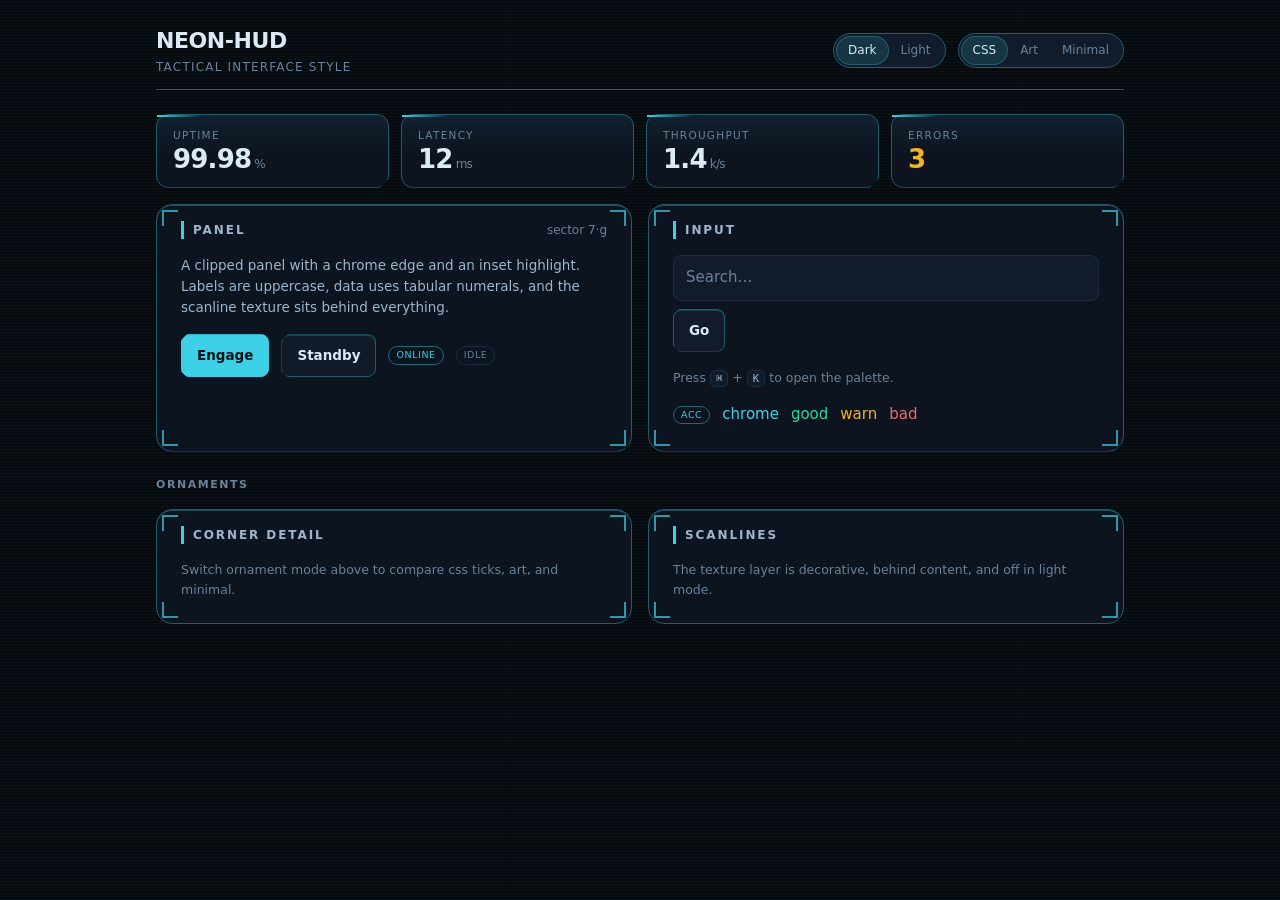
<file: styles/neon-hud/demo.html>
<!doctype html>
<html lang="en" data-theme="neon-hud" data-mode="dark" data-orn="css">
<head>
<meta charset="utf-8" />
<meta name="viewport" content="width=device-width, initial-scale=1" />
<title>neon-hud — preview</title>
<link rel="stylesheet" href="theme.css" />
<style>
  .shell { max-width: 1000px; margin: 0 auto; padding: var(--s5) var(--s4) var(--s7); }
  .row { display: flex; gap: var(--s3); flex-wrap: wrap; align-items: center; }
  .grid { display: grid; grid-template-columns: repeat(4, 1fr); gap: var(--s3); margin: var(--s4) 0; }
  .cols { display: grid; grid-template-columns: 1fr 1fr; gap: var(--s4); margin-top: var(--s4); }
  .toolbar { display: flex; justify-content: space-between; align-items: center; gap: var(--s3);
    margin-bottom: var(--s5); padding-bottom: var(--s3); border-bottom: 1px solid var(--chrome-line); }
  .title { font-size: 22px; font-weight: 700; letter-spacing: -.02em; }
  .title small { color: var(--mut); font-weight: 500; font-size: 12px; display: block; letter-spacing: .1em;
    text-transform: uppercase; }
  .sect { margin-top: var(--s5); }
  .sect h3 { font-size: 11px; text-transform: uppercase; letter-spacing: .14em; color: var(--mut); margin-bottom: 10px; }
  @media (max-width: 720px) { .grid { grid-template-columns: repeat(2, 1fr); } .cols { grid-template-columns: 1fr; } }
</style>
</head>
<body>
<div class="shell">

  <div class="toolbar">
    <div class="title">NEON-HUD<small>tactical interface style</small></div>
    <div class="row">
      <div class="segmented" id="mode">
        <button class="active" data-mode="dark">Dark</button>
        <button data-mode="light">Light</button>
      </div>
      <div class="segmented" id="orn">
        <button class="active" data-orn="css">CSS</button>
        <button data-orn="art">Art</button>
        <button data-orn="minimal">Minimal</button>
      </div>
    </div>
  </div>

  <div class="grid">
    <div class="stat"><div class="label">Uptime</div><div class="value">99.98<small>%</small></div></div>
    <div class="stat"><div class="label">Latency</div><div class="value">12<small>ms</small></div></div>
    <div class="stat"><div class="label">Throughput</div><div class="value">1.4<small>k/s</small></div></div>
    <div class="stat"><div class="label">Errors</div><div class="value" style="color:var(--warn)">3</div></div>
  </div>

  <div class="cols">
    <div class="card">
      <div class="card-head"><h2>Panel</h2><span class="meta">sector 7·g</span></div>
      <p style="color:var(--ink-2); font-size:13.5px">
        A clipped panel with a chrome edge and an inset highlight. Labels are uppercase,
        data uses tabular numerals, and the scanline texture sits behind everything.
      </p>
      <div class="row" style="margin-top:var(--s4)">
        <button class="btn btn-primary">Engage</button>
        <button class="btn">Standby</button>
        <span class="badge on">online</span>
        <span class="badge">idle</span>
      </div>
    </div>

    <div class="card">
      <div class="card-head"><h2>Input</h2></div>
      <div class="row" style="gap:8px">
        <input class="input" placeholder="Search…" />
        <button class="btn">Go</button>
      </div>
      <p style="margin-top:var(--s4); color:var(--mut); font-size:12.5px">
        Press <span class="kbd">⌘</span> + <span class="kbd">K</span> to open the palette.
      </p>
      <div class="row" style="margin-top:var(--s4)">
        <span class="badge on">acc</span>
        <span style="color:var(--chrome)">chrome</span>
        <span style="color:var(--good)">good</span>
        <span style="color:var(--warn)">warn</span>
        <span style="color:var(--bad)">bad</span>
      </div>
    </div>
  </div>

  <div class="sect">
    <h3>Ornaments</h3>
    <div class="cols">
      <div class="card"><div class="card-head"><h2>Corner detail</h2></div>
        <p style="color:var(--mut);font-size:12.5px">Switch ornament mode above to compare css ticks, art, and minimal.</p></div>
      <div class="card"><div class="card-head"><h2>Scanlines</h2></div>
        <p style="color:var(--mut);font-size:12.5px">The texture layer is decorative, behind content, and off in light mode.</p></div>
    </div>
  </div>

</div>
<script>
  const html = document.documentElement;
  document.querySelectorAll("#mode button").forEach(b => b.onclick = () => {
    html.dataset.mode = b.dataset.mode;
    document.querySelectorAll("#mode button").forEach(x => x.classList.toggle("active", x === b));
  });
  document.querySelectorAll("#orn button").forEach(b => b.onclick = () => {
    html.dataset.orn = b.dataset.orn;
    document.querySelectorAll("#orn button").forEach(x => x.classList.toggle("active", x === b));
  });
</script>
</body>
</html>
</file>
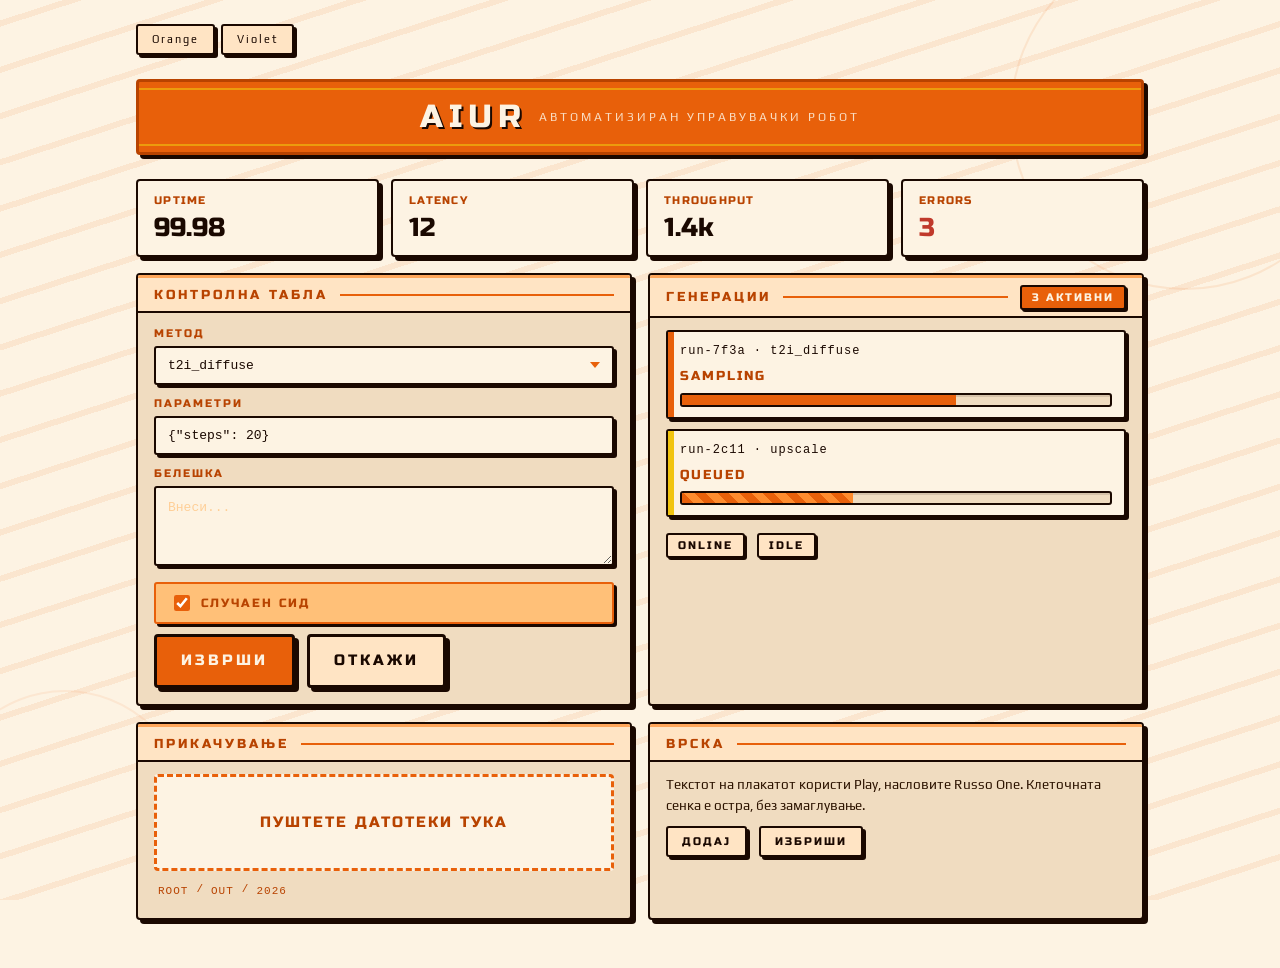
<file: styles/soviet-poster/demo.html>
<!doctype html>
<html lang="en" data-theme="soviet-poster" data-accent="orange">
<head>
<meta charset="utf-8" />
<meta name="viewport" content="width=device-width, initial-scale=1" />
<title>soviet-poster — preview</title>
<link rel="preconnect" href="https://fonts.googleapis.com">
<link href="https://fonts.googleapis.com/css2?family=Play:wght@400;700&family=Russo+One&display=swap" rel="stylesheet">
<link rel="stylesheet" href="theme.css" />
<style>
  .shell { max-width: 1040px; margin: 0 auto; padding: var(--s5) var(--s4) var(--s7); }
  .grid { display: grid; grid-template-columns: repeat(4, 1fr); gap: var(--s3); margin: var(--s4) 0; }
  .cols { display: grid; grid-template-columns: 1fr 1fr; gap: var(--s4); margin-top: var(--s4); }
  .row { display: flex; gap: var(--s3); flex-wrap: wrap; align-items: center; }
  .toolbar { display: flex; justify-content: space-between; align-items: center; gap: var(--s3); margin-bottom: var(--s5); }
  @media (max-width: 760px) { .grid { grid-template-columns: repeat(2,1fr); } .cols { grid-template-columns: 1fr; } }
</style>
</head>
<body>
<div class="poster-bg"><span class="ring r1"></span><span class="ring r2"></span><span class="tri"></span></div>
<div class="shell">

  <div class="toolbar">
    <div class="segmented" id="acc" style="display:inline-flex;gap:6px">
      <button class="btn-sm" data-accent="orange">Orange</button>
      <button class="btn-sm" data-accent="violet">Violet</button>
    </div>
  </div>

  <header class="banner">
    <span class="banner-title">AIUR</span>
    <span class="banner-sub">АВТОМАТИЗИРАН УПРАВУВАЧКИ РОБОТ</span>
  </header>

  <div class="grid" style="margin-top:var(--s5)">
    <div class="stat"><div class="label">Uptime</div><div class="value num">99.98</div></div>
    <div class="stat"><div class="label">Latency</div><div class="value num">12</div></div>
    <div class="stat"><div class="label">Throughput</div><div class="value num">1.4k</div></div>
    <div class="stat"><div class="label">Errors</div><div class="value num" style="color:var(--bad)">3</div></div>
  </div>

  <div class="cols">
    <section class="panel">
      <div class="panel-head"><span class="panel-title">Контролна табла</span><span class="panel-rule"></span></div>
      <div class="panel-body">
        <div><span class="label">Метод</span><select class="select"><option>t2i_diffuse</option><option>upscale</option></select></div>
        <div><span class="label">Параметри</span><input class="input" value='{"steps": 20}' /></div>
        <div><span class="label">Белешка</span><textarea class="textarea" placeholder="Внеси..."></textarea></div>
        <label class="check"><input type="checkbox" checked> Случаен сид</label>
        <div class="row">
          <button class="btn">Изврши</button>
          <button class="btn btn-ghost">Откажи</button>
        </div>
      </div>
    </section>

    <section class="panel">
      <div class="panel-head"><span class="panel-title">Генерации</span><span class="panel-rule"></span><span class="badge">3 активни</span></div>
      <div class="panel-body">
        <div class="status-card">
          <div class="sid">run-7f3a · t2i_diffuse</div>
          <div class="sphase">sampling</div>
          <div class="progress"><span style="width:64%"></span></div>
        </div>
        <div class="status-card is-pending">
          <div class="sid">run-2c11 · upscale</div>
          <div class="sphase">queued</div>
          <div class="progress indeterminate"><span></span></div>
        </div>
        <div class="row" style="margin-top:6px">
          <span class="badge plain">online</span>
          <span class="badge plain">idle</span>
        </div>
      </div>
    </section>
  </div>

  <div class="cols">
    <section class="panel">
      <div class="panel-head"><span class="panel-title">Прикачување</span><span class="panel-rule"></span></div>
      <div class="panel-body">
        <div class="drop-zone"><div class="drop-title">ПУШТЕТЕ ДАТОТЕКИ ТУКА</div></div>
        <nav class="breadcrumb"><a href="#">root</a><span class="sep">/</span><a href="#">out</a><span class="sep">/</span><a href="#">2026</a></nav>
      </div>
    </section>
    <section class="panel">
      <div class="panel-head"><span class="panel-title">Врска</span><span class="panel-rule"></span></div>
      <div class="panel-body">
        <p style="color:var(--ink-2);font-size:13.5px">Текстот на плакатот користи Play, насловите Russo One. Клеточната сенка е остра, без замаглување.</p>
        <div class="row"><button class="btn btn-sm">Додај</button><button class="btn btn-sm">Избриши</button></div>
      </div>
    </section>
  </div>

</div>
<script>
  const html = document.documentElement;
  document.querySelectorAll("#acc button").forEach(b => b.onclick = () => {
    html.dataset.accent = b.dataset.accent;
  });
</script>
</body>
</html>
</file>
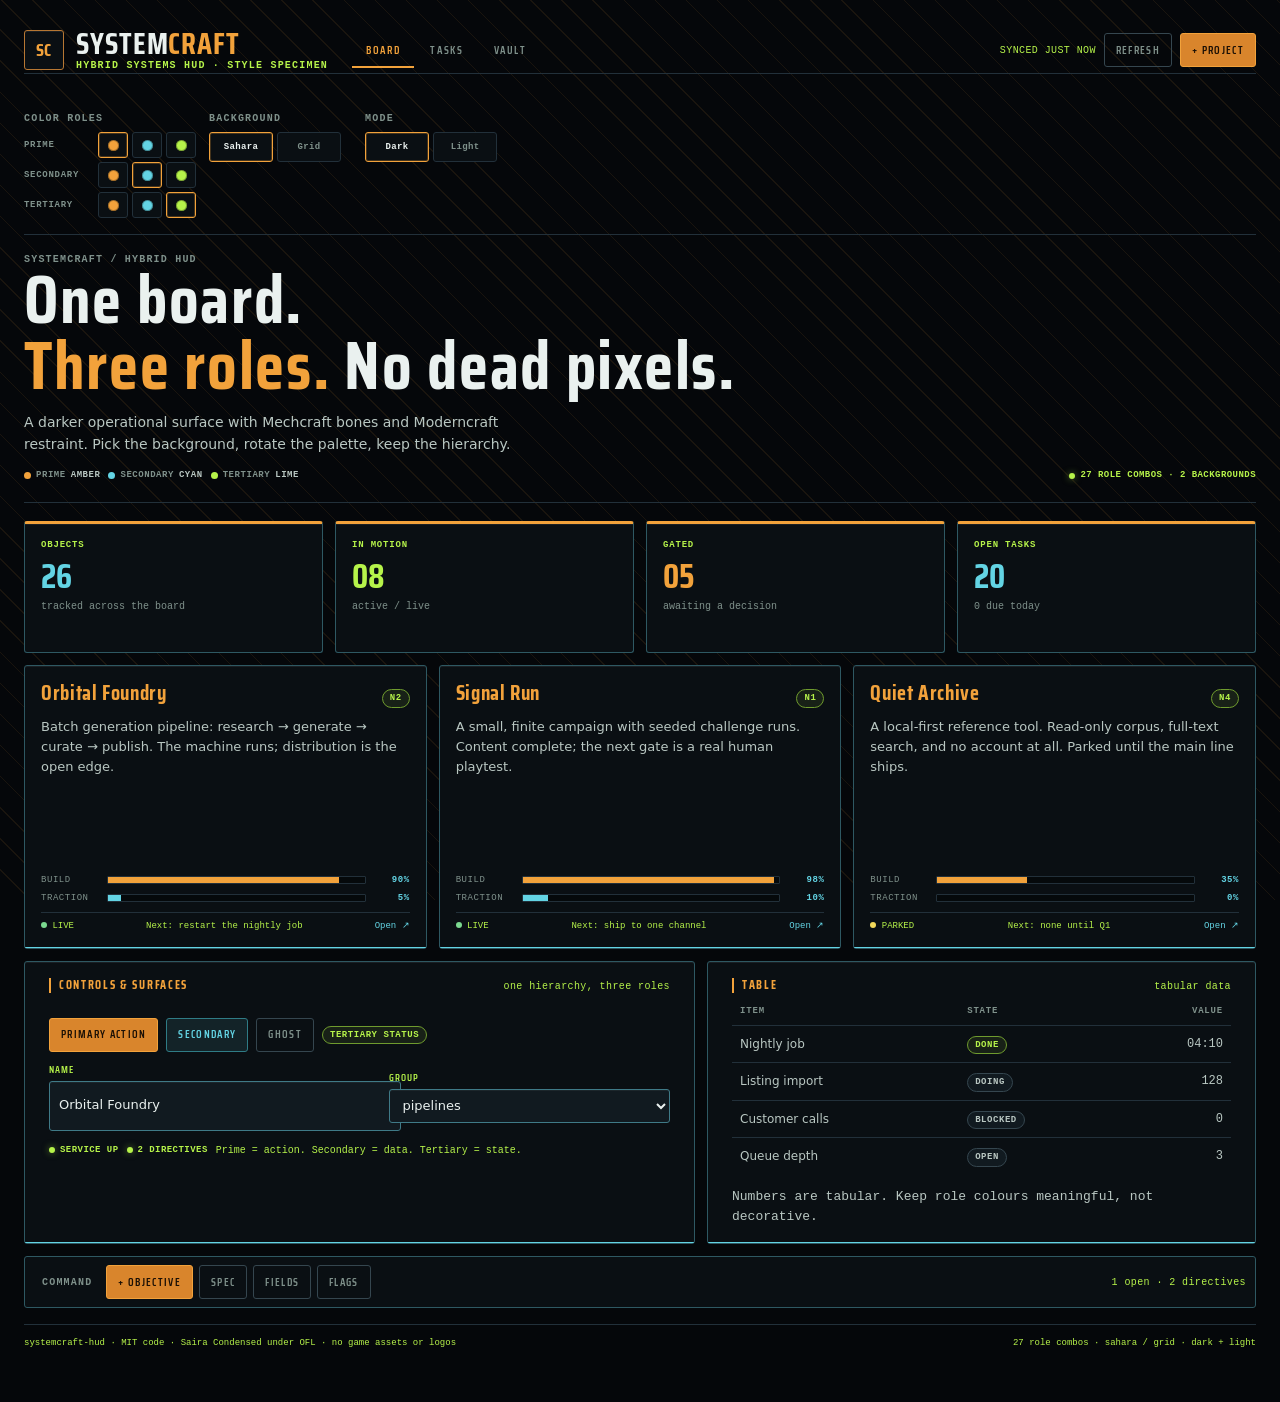
<file: styles/systemcraft-hud/demo.html>
<!doctype html>
<html lang="en" data-theme="systemcraft-hud" data-mode="dark" data-prime="amber" data-secondary="cyan" data-tertiary="lime" data-bg="sahara">
<head>
<meta charset="utf-8">
<meta name="viewport" content="width=device-width, initial-scale=1">
<script>
(() => {
  const colors = new Set(["amber", "cyan", "lime"]);
  const defaults = ["amber", "cyan", "lime"];
  const backgrounds = new Set(["sahara", "grid"]);
  const modes = new Set(["dark", "light"]);
  let roleOrder = "amber-cyan-lime";
  let bg = "sahara";
  let mode = "dark";
  try {
    roleOrder = localStorage.getItem("systemcraft.roles") || roleOrder;
    bg = localStorage.getItem("systemcraft.bg") || bg;
    mode = localStorage.getItem("systemcraft.mode") || mode;
  } catch (e) {}
  const parts = String(roleOrder).split("-");
  const values = parts.length === 3 && parts.every((part) => colors.has(part))
    ? parts
    : defaults;
  const root = document.documentElement;
  root.dataset.roles = values.join("-");
  root.dataset.prime = values[0];
  root.dataset.secondary = values[1];
  root.dataset.tertiary = values[2];
  root.dataset.bg = backgrounds.has(bg) ? bg : "sahara";
  root.dataset.mode = modes.has(mode) ? mode : "dark";
})();
</script>
<title>systemcraft-hud — style demo</title>
<link rel="stylesheet" href="theme.css">
<style>
  .demo-shell { padding-bottom: 34px; }
  .sy-hero {
    display: flex;
    align-items: flex-end;
    justify-content: space-between;
    gap: var(--s5);
    padding: 18px 0 22px;
    border-bottom: 1px solid var(--line);
  }
  .sy-hero h2 {
    max-width: 780px;
    font-size: clamp(36px, 6vw, 68px);
    line-height: 0.98;
  }
  .sy-hero h2 b {
    color: var(--acc);
    font-weight: 700;
  }
  .sy-hero p {
    max-width: 520px;
    margin-top: 12px;
    color: var(--ink-2);
    font-size: 14px;
  }
  .sy-role-legend {
    display: flex;
    flex-wrap: wrap;
    gap: 8px;
    margin-top: 16px;
  }
  .sy-role-legend span {
    display: inline-flex;
    align-items: center;
    gap: 5px;
    color: var(--mut);
    font: 600 9px/1 var(--f-mono);
    letter-spacing: 0.06em;
    text-transform: uppercase;
  }
  .sy-role-legend i {
    width: 7px;
    height: 7px;
    border-radius: 50%;
    background: var(--sw);
  }
  .sy-role-legend b {
    color: var(--ink-2);
    font-weight: 600;
  }
  .sy-specimen-controls {
    display: flex;
    align-items: flex-start;
    gap: 24px;
    flex-wrap: wrap;
    padding: 14px 0 16px;
    border-bottom: 1px solid var(--line);
  }
  .sy-control-group {
    display: flex;
    flex-direction: column;
    gap: 7px;
  }
  .sy-role-grid {
    display: flex;
    flex-direction: column;
    gap: 4px;
  }
  .sy-role-row {
    display: flex;
    align-items: center;
    gap: 8px;
  }
  .sy-role-name {
    flex: 0 0 66px;
    color: var(--mut);
    font: 600 9px/1 var(--f-mono);
    letter-spacing: 0.08em;
    text-transform: uppercase;
  }
  .sy-role-options {
    display: flex;
    gap: 4px;
  }
  .sy-role-btn,
  .sy-seg button {
    appearance: none;
    display: flex;
    align-items: center;
    gap: 7px;
    min-height: 30px;
    border: 1px solid var(--line);
    border-radius: var(--r-sm);
    background: var(--surface-card);
    color: var(--mut);
    padding: 5px 8px;
    font: 600 9px/1.2 var(--f-mono);
    letter-spacing: 0.04em;
    text-align: left;
    cursor: pointer;
  }
  .sy-role-btn:hover,
  .sy-seg button:hover {
    color: var(--ink-2);
    border-color: var(--line-2);
  }
  .sy-role-btn[aria-pressed="true"],
  .sy-seg button[aria-pressed="true"] {
    color: var(--ink);
    border-color: var(--acc);
    box-shadow: inset 0 0 0 1px color-mix(in srgb, var(--acc) 25%, transparent);
  }
  .sy-role-color {
    width: 30px;
    min-height: 26px;
    justify-content: center;
    padding: 0;
  }
  .sy-role-color i {
    display: block;
    width: 11px;
    height: 11px;
    border-radius: 50%;
    background: var(--sw);
    box-shadow: inset 0 0 0 1px rgba(0, 0, 0, 0.3);
  }
  .sy-seg {
    display: flex;
    gap: 4px;
  }
  .sy-seg button {
    justify-content: center;
    min-width: 64px;
    font-family: var(--f-mono);
  }
  .sy-kpis {
    display: grid;
    grid-template-columns: repeat(4, minmax(0, 1fr));
    gap: 12px;
    margin-top: 18px;
  }
  .sy-kpi {
    min-height: 96px;
  }
  .sy-kpi .l {
    color: var(--ter);
    font: 600 9px/1.2 var(--f-mono);
    letter-spacing: 0.09em;
    text-transform: uppercase;
  }
  .sy-kpi .v {
    margin-top: 8px;
    color: var(--sec);
    font: 700 34px/1 var(--f-display);
    letter-spacing: 0.01em;
  }
  .sy-kpi:nth-child(2) .v { color: var(--ter); }
  .sy-kpi:nth-child(3) .v { color: var(--acc); }
  .sy-kpi .s {
    margin-top: 7px;
    color: var(--mut);
    font: 10px/1.3 var(--f-mono);
  }
  .sy-grid {
    display: grid;
    grid-template-columns: repeat(3, minmax(0, 1fr));
    gap: 12px;
    margin-top: 12px;
  }
  .sy-project {
    display: flex;
    flex-direction: column;
    gap: 9px;
    min-height: 250px;
  }
  .sy-project-top {
    display: flex;
    align-items: baseline;
    justify-content: space-between;
    gap: 8px;
  }
  .sy-project h3 {
    color: var(--acc);
    font-size: 21px;
    letter-spacing: 0.03em;
  }
  .sy-project .sy-desc {
    flex: 1;
    color: var(--ink-2);
    font-size: 12px;
  }
  .sy-project .sy-foot {
    display: flex;
    align-items: center;
    justify-content: space-between;
    gap: 8px;
    padding-top: 8px;
    border-top: 1px solid var(--line);
    color: var(--ter);
    font: 9px/1.3 var(--f-mono);
  }
  .sy-project .sy-foot a {
    color: var(--sec);
    text-decoration: none;
  }
  .sy-two {
    display: grid;
    grid-template-columns: minmax(0, 1.1fr) minmax(0, 0.9fr);
    gap: 12px;
    margin-top: 12px;
  }
  .sy-controls-card {
    display: flex;
    flex-direction: column;
    gap: 12px;
  }
  .sy-control-row {
    display: flex;
    align-items: center;
    gap: 8px;
    flex-wrap: wrap;
  }
  .sy-note {
    color: var(--ter);
    font: 10px/1.5 var(--f-mono);
  }
  .sy-command {
    display: flex;
    align-items: center;
    gap: 6px;
    flex-wrap: wrap;
    margin-top: 12px;
    padding: 8px 9px;
    border: 1px solid var(--card-border);
    border-radius: var(--r-sm);
    background: var(--surface-card);
  }
  .sy-command .sy-label {
    padding: 0 8px;
  }
  .sy-command .sy-spacer {
    flex: 1;
  }
  .demo-footer {
    display: flex;
    justify-content: space-between;
    gap: 12px;
    flex-wrap: wrap;
    margin-top: 16px;
    padding-top: 12px;
    border-top: 1px solid var(--line);
    color: var(--ter);
    font: 9px/1.5 var(--f-mono);
  }
  @media (max-width: 1000px) {
    .sy-kpis { grid-template-columns: repeat(2, minmax(0, 1fr)); }
    .sy-grid { grid-template-columns: 1fr; }
    .sy-two { grid-template-columns: 1fr; }
    .sy-hero { align-items: flex-start; flex-direction: column; }
  }
  @media (max-width: 620px) {
    .sy-role-name { flex-basis: 58px; }
    .sy-kpis { grid-template-columns: 1fr; }
    .demo-footer { display: block; }
  }
</style>
</head>
<body>
<div class="sy-shell demo-shell">

  <header class="sy-masthead">
    <div class="sy-brand">
      <span class="sy-mark" aria-hidden="true">SC</span>
      <div>
        <h1>SYSTEM<b>CRAFT</b></h1>
        <div class="sy-kicker">hybrid systems HUD · style specimen</div>
      </div>
    </div>
    <nav class="sy-nav" aria-label="Sections">
      <button type="button" class="active">Board</button>
      <button type="button">Tasks</button>
      <button type="button">Vault</button>
    </nav>
    <div class="sy-actions">
      <span class="sy-meta">SYNCED JUST NOW</span>
      <button class="sy-btn ghost" type="button">Refresh</button>
      <button class="sy-btn primary" type="button">+ Project</button>
    </div>
  </header>

  <div class="sy-specimen-controls">
    <div class="sy-control-group">
      <span class="sy-label">Color roles</span>
      <div class="sy-role-grid" id="role-options" role="group" aria-label="Color roles">
      <div class="sy-role-row">
        <span class="sy-role-name">Prime</span>
        <div class="sy-role-options">
          <button class="sy-role-btn sy-role-color" type="button" data-role-part="prime" data-role-color="amber" aria-label="Prime: Amber" title="Prime: Amber" aria-pressed="false"><i style="--sw:#f2a23b"></i></button>
          <button class="sy-role-btn sy-role-color" type="button" data-role-part="prime" data-role-color="cyan" aria-label="Prime: Cyan" title="Prime: Cyan" aria-pressed="false"><i style="--sw:#63d4e4"></i></button>
          <button class="sy-role-btn sy-role-color" type="button" data-role-part="prime" data-role-color="lime" aria-label="Prime: Lime" title="Prime: Lime" aria-pressed="false"><i style="--sw:#b6f34a"></i></button>
        </div>
      </div>
      <div class="sy-role-row">
        <span class="sy-role-name">Secondary</span>
        <div class="sy-role-options">
          <button class="sy-role-btn sy-role-color" type="button" data-role-part="secondary" data-role-color="amber" aria-label="Secondary: Amber" title="Secondary: Amber" aria-pressed="false"><i style="--sw:#f2a23b"></i></button>
          <button class="sy-role-btn sy-role-color" type="button" data-role-part="secondary" data-role-color="cyan" aria-label="Secondary: Cyan" title="Secondary: Cyan" aria-pressed="false"><i style="--sw:#63d4e4"></i></button>
          <button class="sy-role-btn sy-role-color" type="button" data-role-part="secondary" data-role-color="lime" aria-label="Secondary: Lime" title="Secondary: Lime" aria-pressed="false"><i style="--sw:#b6f34a"></i></button>
        </div>
      </div>
      <div class="sy-role-row">
        <span class="sy-role-name">Tertiary</span>
        <div class="sy-role-options">
          <button class="sy-role-btn sy-role-color" type="button" data-role-part="tertiary" data-role-color="amber" aria-label="Tertiary: Amber" title="Tertiary: Amber" aria-pressed="false"><i style="--sw:#f2a23b"></i></button>
          <button class="sy-role-btn sy-role-color" type="button" data-role-part="tertiary" data-role-color="cyan" aria-label="Tertiary: Cyan" title="Tertiary: Cyan" aria-pressed="false"><i style="--sw:#63d4e4"></i></button>
          <button class="sy-role-btn sy-role-color" type="button" data-role-part="tertiary" data-role-color="lime" aria-label="Tertiary: Lime" title="Tertiary: Lime" aria-pressed="false"><i style="--sw:#b6f34a"></i></button>
        </div>
      </div>
      </div>
    </div>
    <div class="sy-control-group">
      <span class="sy-label">Background</span>
      <div class="sy-seg" id="bg-options" role="group" aria-label="Background texture">
        <button type="button" data-bg-choice="sahara" aria-pressed="true">Sahara</button>
        <button type="button" data-bg-choice="grid" aria-pressed="false">Grid</button>
      </div>
    </div>
    <div class="sy-control-group">
      <span class="sy-label">Mode</span>
      <div class="sy-seg" id="mode-options" role="group" aria-label="Color mode">
        <button type="button" data-mode-choice="dark" aria-pressed="true">Dark</button>
        <button type="button" data-mode-choice="light" aria-pressed="false">Light</button>
      </div>
    </div>
  </div>

  <section class="sy-hero">
    <div>
      <div class="sy-label">SYSTEMCRAFT / HYBRID HUD</div>
      <h2>One board.<br><b>Three roles.</b> No dead pixels.</h2>
      <p>A darker operational surface with Mechcraft bones and Moderncraft restraint. Pick the background, rotate the palette, keep the hierarchy.</p>
      <div class="sy-role-legend">
        <span><i style="--sw:#f2a23b" data-swatch="prime"></i>prime <b data-role-label="prime">Amber</b></span>
        <span><i style="--sw:#63d4e4" data-swatch="secondary"></i>secondary <b data-role-label="secondary">Cyan</b></span>
        <span><i style="--sw:#b6f34a" data-swatch="tertiary"></i>tertiary <b data-role-label="tertiary">Lime</b></span>
      </div>
    </div>
    <div class="sy-pip">27 role combos · 2 backgrounds</div>
  </section>

  <section class="sy-kpis" aria-label="Key metrics">
    <article class="sy-card sy-kpi">
      <div class="l">Objects</div>
      <div class="v">26</div>
      <div class="s">tracked across the board</div>
    </article>
    <article class="sy-card sy-kpi">
      <div class="l">In motion</div>
      <div class="v">08</div>
      <div class="s">active / live</div>
    </article>
    <article class="sy-card sy-kpi">
      <div class="l">Gated</div>
      <div class="v">05</div>
      <div class="s">awaiting a decision</div>
    </article>
    <article class="sy-card sy-kpi">
      <div class="l">Open tasks</div>
      <div class="v">20</div>
      <div class="s">0 due today</div>
    </article>
  </section>

  <section class="sy-grid" aria-label="Project modules">
    <article class="sy-card sy-project">
      <div class="sy-project-top">
        <h3>Orbital Foundry</h3>
        <span class="sy-chip active">N2</span>
      </div>
      <p class="sy-desc">Batch generation pipeline: research → generate → curate → publish. The machine runs; distribution is the open edge.</p>
      <div class="sy-bar"><span>Build</span><span class="sy-track"><span class="sy-fill" style="width:90%"></span></span><b>90%</b></div>
      <div class="sy-bar"><span>Traction</span><span class="sy-track"><span class="sy-fill secondary" style="width:5%"></span></span><b>5%</b></div>
      <div class="sy-foot"><span><span class="sy-dot"></span> LIVE</span><span>Next: restart the nightly job</span><a href="#project">Open ↗</a></div>
    </article>

    <article class="sy-card sy-project">
      <div class="sy-project-top">
        <h3>Signal Run</h3>
        <span class="sy-chip active">N1</span>
      </div>
      <p class="sy-desc">A small, finite campaign with seeded challenge runs. Content complete; the next gate is a real human playtest.</p>
      <div class="sy-bar"><span>Build</span><span class="sy-track"><span class="sy-fill" style="width:98%"></span></span><b>98%</b></div>
      <div class="sy-bar"><span>Traction</span><span class="sy-track"><span class="sy-fill secondary" style="width:10%"></span></span><b>10%</b></div>
      <div class="sy-foot"><span><span class="sy-dot"></span> LIVE</span><span>Next: ship to one channel</span><a href="#project">Open ↗</a></div>
    </article>

    <article class="sy-card sy-project">
      <div class="sy-project-top">
        <h3>Quiet Archive</h3>
        <span class="sy-chip active">N4</span>
      </div>
      <p class="sy-desc">A local-first reference tool. Read-only corpus, full-text search, and no account at all. Parked until the main line ships.</p>
      <div class="sy-bar"><span>Build</span><span class="sy-track"><span class="sy-fill" style="width:35%"></span></span><b>35%</b></div>
      <div class="sy-bar"><span>Traction</span><span class="sy-track"><span class="sy-fill secondary" style="width:0%"></span></span><b>0%</b></div>
      <div class="sy-foot"><span><span class="sy-dot warn"></span> PARKED</span><span>Next: none until Q1</span><a href="#project">Open ↗</a></div>
    </article>
  </section>

  <section class="sy-two">
    <article class="sy-panel sy-controls-card">
      <div class="sy-panel-head"><h2 class="sy-title">Controls &amp; surfaces</h2><span class="sy-meta">one hierarchy, three roles</span></div>
      <div class="sy-control-row">
        <button class="sy-btn primary" type="button">Primary action</button>
        <button class="sy-btn secondary" type="button">Secondary</button>
        <button class="sy-btn ghost" type="button">Ghost</button>
        <span class="sy-pill">Tertiary status</span>
      </div>
      <div class="sy-control-row">
        <label class="sy-field" style="flex:1 1 180px"><span>Name</span><input class="sy-input" value="Orbital Foundry"></label>
        <label class="sy-field" style="flex:1 1 130px"><span>Group</span><select class="sy-select"><option>pipelines</option><option>games</option></select></label>
      </div>
      <div class="sy-control-row">
        <span class="sy-pip">service up</span>
        <span class="sy-pip">2 directives</span>
        <span class="sy-note">Prime = action. Secondary = data. Tertiary = state.</span>
      </div>
    </article>

    <article class="sy-panel">
      <div class="sy-panel-head"><h2 class="sy-title">Table</h2><span class="sy-meta">tabular data</span></div>
      <table class="sy-table">
        <thead><tr><th>Item</th><th>State</th><th>Value</th></tr></thead>
        <tbody>
          <tr><td>Nightly job</td><td><span class="sy-chip active">done</span></td><td>04:10</td></tr>
          <tr><td>Listing import</td><td><span class="sy-chip">doing</span></td><td>128</td></tr>
          <tr><td>Customer calls</td><td><span class="sy-chip">blocked</span></td><td>0</td></tr>
          <tr><td>Queue depth</td><td><span class="sy-chip">open</span></td><td>3</td></tr>
        </tbody>
      </table>
      <p class="sy-note" style="margin-top:12px">Numbers are tabular. Keep role colours meaningful, not decorative.</p>
    </article>
  </section>

  <div class="sy-command" role="toolbar" aria-label="Specimen commands">
    <span class="sy-label">Command</span>
    <button class="sy-btn primary" type="button">+ Objective</button>
    <button class="sy-btn ghost" type="button">Spec</button>
    <button class="sy-btn ghost" type="button">Fields</button>
    <button class="sy-btn ghost" type="button">Flags</button>
    <span class="sy-spacer"></span>
    <span class="sy-meta">1 open · 2 directives</span>
  </div>

  <footer class="demo-footer">
    <span>systemcraft-hud · MIT code · Saira Condensed under OFL · no game assets or logos</span>
    <span>27 role combos · sahara / grid · dark + light</span>
  </footer>
</div>

<script>
(() => {
  const colorInfo = {
    amber: { label: "Amber", hex: "#f2a23b" },
    cyan: { label: "Cyan", hex: "#63d4e4" },
    lime: { label: "Lime", hex: "#b6f34a" },
  };
  const roleParts = ["prime", "secondary", "tertiary"];
  const defaults = ["amber", "cyan", "lime"];
  const backgrounds = new Set(["sahara", "grid"]);
  const modes = new Set(["dark", "light"]);
  const root = document.documentElement;

  const currentValues = () =>
    roleParts.map((part, index) => {
      const value = root.dataset[part];
      return colorInfo[value] ? value : defaults[index];
    });

  const sync = () => {
    const values = currentValues();
    roleParts.forEach((part, index) => {
      document.querySelectorAll(`[data-role-part="${part}"]`).forEach((button) => {
        button.setAttribute("aria-pressed", String(button.dataset.roleColor === values[index]));
      });
      document.querySelectorAll(`[data-role-label="${part}"]`).forEach((node) => {
        node.textContent = colorInfo[values[index]].label;
      });
      document.querySelectorAll(`[data-swatch="${part}"]`).forEach((node) => {
        node.style.setProperty("--sw", colorInfo[values[index]].hex);
      });
    });
    document.querySelectorAll("[data-bg-choice]").forEach((button) => {
      button.setAttribute("aria-pressed", String(button.dataset.bgChoice === root.dataset.bg));
    });
    document.querySelectorAll("[data-mode-choice]").forEach((button) => {
      button.setAttribute("aria-pressed", String(button.dataset.modeChoice === root.dataset.mode));
    });
  };

  const apply = (values, bg, mode) => {
    roleParts.forEach((part, index) => {
      root.dataset[part] = colorInfo[values[index]] ? values[index] : defaults[index];
    });
    root.dataset.roles = currentValues().join("-");
    root.dataset.bg = backgrounds.has(bg) ? bg : root.dataset.bg;
    root.dataset.mode = modes.has(mode) ? mode : root.dataset.mode;
    try {
      localStorage.setItem("systemcraft.roles", root.dataset.roles);
      localStorage.setItem("systemcraft.bg", root.dataset.bg);
      localStorage.setItem("systemcraft.mode", root.dataset.mode);
    } catch (e) {}
    sync();
  };

  document.querySelectorAll("[data-role-color]").forEach((button) => {
    button.addEventListener("click", () => {
      const values = currentValues();
      const index = roleParts.indexOf(button.dataset.rolePart);
      if (index < 0) return;
      values[index] = button.dataset.roleColor;
      apply(values, root.dataset.bg, root.dataset.mode);
    });
  });
  document.querySelectorAll("[data-bg-choice]").forEach((button) => {
    button.addEventListener("click", () => apply(currentValues(), button.dataset.bgChoice, root.dataset.mode));
  });
  document.querySelectorAll("[data-mode-choice]").forEach((button) => {
    button.addEventListener("click", () => apply(currentValues(), root.dataset.bg, button.dataset.modeChoice));
  });
  sync();
})();
</script>
</body>
</html>
</file>
<file: styles/neon-hud/theme.css>
/* ============================================================
   neon-hud — a sci-fi / tactical HUD web style
   Cyan chrome, sharp clipped corners, scanline texture, reticle
   ornaments. Dark-first, with a light variant.

   Portable: everything below is the STYLE. Project-specific bits
   (brand accent, status colours) are declared as "PROJECT SLOTS"
   and left for the host project to fill.

   Usage:
     <html data-theme="neon-hud" data-mode="dark" data-orn="css">
     <link rel="stylesheet" href="theme.css">
   Or drop just the :root block into an existing token system.

   License: MIT (code). Ornament PNGs: see PROVENANCE.md.
   ============================================================ */

/* ---- tokens: dark (default) ---- */
:root,
[data-theme="neon-hud"][data-mode="dark"] {
  /* neutrals — deep space blue-black */
  --bg:       #070b0f;  --bg-2:     #04070a;
  --surface:  #0d1420;  --surface-2:#111b2a;  --surface-3:#162233;
  --line:     #1d2c40;  --line-2:   #2a3f5a;

  /* ink */
  --ink:      #dbeaf5;  --ink-2:    #9fb6cc;  --mut:      #6b8299;

  /* chrome — the HUD cyan (metal/accents/frames/glow) */
  --chrome:       #3fd0e6;
  --chrome-2:     #1e7f93;
  --chrome-line:  #245c6b;
  --chrome-glow:  rgba(63, 208, 230, .30);

  /* shape: sharp 45° clipped corners (top-left + bottom-right) */
  --clip-panel: polygon(0 10px, 10px 0, 100% 0, 100% calc(100% - 10px), calc(100% - 10px) 100%, 0 100%);
  --clip-btn:   polygon(0 6px, 6px 0, 100% 0, 100% 100%, 6px 100%, 0 calc(100% - 6px));

  /* texture: horizontal scanlines */
  --tex: repeating-linear-gradient(0deg, rgba(63,208,230,.045) 0 1px, transparent 1px 3px);

  /* radius / space / motion (shared scale) */
  --r-sm: 8px; --r-md: 12px; --r-lg: 16px; --r-full: 999px;
  --s1: 4px; --s2: 8px; --s3: 12px; --s4: 16px; --s5: 24px; --s6: 32px; --s7: 48px;
  --ease: cubic-bezier(.2,.7,.3,1); --dur: 160ms;

  /* type — bring your own; Arsenal (OFL) or any humanist sans / mono HUD font */
  --f-sans:    ui-sans-serif, system-ui, -apple-system, "Segoe UI", Roboto, sans-serif;
  --f-display: var(--f-sans);
  --f-mono:    ui-monospace, SFMono-Regular, "SF Mono", Menlo, Consolas, monospace;

  /* ── PROJECT SLOTS (host fills these) ──────────────────────
     The style stays brand-neutral: it renders fine with the
     fallbacks. A host re-points these to its own brand/status. */
  --acc:      var(--chrome);      /* primary accent (fallback = chrome) */
  --acc-soft: color-mix(in srgb, var(--acc) 14%, transparent);
  --acc-line: color-mix(in srgb, var(--acc) 45%, transparent);
  --acc-ink:  #04121a;            /* text on --acc */
  --good: #34d399; --warn: #f0b429; --bad: #ef6a6a; --info: #6ea8fe;
}

/* ---- tokens: light ---- */
[data-theme="neon-hud"][data-mode="light"] {
  --bg:       #eef3f7;  --bg-2:     #e2eaf1;
  --surface:  #fbfdff;  --surface-2:#eef4f9;  --surface-3:#e3ecf3;
  --line:     #cdd9e4;  --line-2:   #b3c4d3;
  --ink:      #0d1b26;  --ink-2:    #3c5163;  --mut:      #6b8093;

  --chrome:       #0f7f93;
  --chrome-2:     #0b5f70;
  --chrome-line:  #7fb6c2;
  --chrome-glow:  rgba(15, 127, 147, .18);

  --tex: none;
  --acc-ink: #f3fbfd;
}

/* ============================================================
   BASE
   ============================================================ */
*, *::before, *::after { box-sizing: border-box; }
html { -webkit-text-size-adjust: 100%; }
body {
  margin: 0;
  background: var(--bg);
  color: var(--ink);
  font: 15px/1.55 var(--f-sans);
  -webkit-font-smoothing: antialiased;
  text-rendering: optimizeLegibility;
}
/* texture layer behind content */
body::before {
  content: ""; position: fixed; inset: 0; z-index: 0; pointer-events: none;
  background: var(--tex, none); opacity: .9;
}
.shell { position: relative; z-index: 1; }
h1,h2,h3 { margin: 0; font-weight: 650; letter-spacing: -.02em; }
p { margin: 0; }
button { font: inherit; color: inherit; cursor: pointer; }
code, .kbd {
  font-family: var(--f-mono); font-size: .86em; background: var(--surface-2);
  border: 1px solid var(--line); border-radius: 5px; padding: 1px 5px; color: var(--ink-2);
}
:focus-visible { outline: 2px solid var(--acc); outline-offset: 2px; border-radius: 4px; }
.num { font-variant-numeric: tabular-nums; }

/* ============================================================
   COMPONENTS (a starter kit — extend as needed)
   ============================================================ */
.card, .hud-panel {
  background: var(--surface);
  border: 1px solid var(--chrome-line);
  border-radius: var(--r-lg);
  clip-path: var(--clip-panel);
  box-shadow: inset 0 1px 0 color-mix(in srgb, var(--chrome) 30%, transparent);
  padding: var(--s4) var(--s5) var(--s5);
}
.card-head {
  display: flex; align-items: center; justify-content: space-between; gap: var(--s3);
  margin-bottom: var(--s4); flex-wrap: wrap;
}
.card-head h2 {
  font-size: 12px; text-transform: uppercase; letter-spacing: .16em; color: var(--ink-2);
  border-left: 3px solid var(--chrome); padding-left: 9px;
}
.meta { font-size: 12px; color: var(--mut); }

.btn {
  border: 1px solid var(--chrome-line); background: var(--surface-2);
  border-radius: var(--r-sm); clip-path: var(--clip-btn);
  padding: 10px 15px; font-size: 13.5px; font-weight: 700; color: var(--ink);
  box-shadow: inset 0 1px 0 color-mix(in srgb, var(--chrome) 22%, transparent);
  transition: background-color var(--dur) var(--ease), border-color var(--dur) var(--ease),
              box-shadow var(--dur) var(--ease);
}
.btn:hover { background: var(--surface); border-color: var(--chrome); box-shadow: 0 0 10px var(--chrome-glow); }
.btn:active { transform: translateY(1px); }
.btn-primary { background: var(--acc); border-color: var(--acc); color: var(--acc-ink); }
.btn-primary:hover { background: color-mix(in srgb, var(--acc) 88%, white); }

.input {
  width: 100%; background: var(--surface-2); border: 1px solid var(--line);
  color: var(--ink); border-radius: var(--r-sm); padding: 10px 12px; font: inherit;
  transition: border-color var(--dur) var(--ease), background-color var(--dur) var(--ease);
}
.input::placeholder { color: var(--mut); }
.input:hover { border-color: var(--line-2); }
.input:focus { outline: none; border-color: var(--acc-line); background: var(--surface); }

/* segmented control / tabs */
.segmented { display: inline-flex; background: var(--surface-2); border: 1px solid var(--chrome-line);
  border-radius: var(--r-full); padding: 2px; }
.segmented button, .tabs button {
  border: 0; background: transparent; color: var(--mut); font-size: 12px;
  padding: 5px 12px; border-radius: var(--r-full);
  transition: color var(--dur) var(--ease), background-color var(--dur) var(--ease);
}
.segmented button:hover, .tabs button:hover { color: var(--ink-2); }
.segmented button.active {
  background: color-mix(in srgb, var(--chrome) 18%, var(--surface)); color: var(--ink);
  box-shadow: inset 0 0 0 1px var(--chrome-line);
}

.badge {
  font-size: 9.5px; text-transform: uppercase; letter-spacing: .06em; padding: 1px 7px;
  border-radius: 20px; border: 1px solid var(--line); color: var(--mut);
}
.badge.on { color: var(--acc); border-color: var(--acc-line); }

/* a stat/KPI block with a chrome top-tick */
.stat {
  background: linear-gradient(180deg, color-mix(in srgb, var(--chrome) 7%, transparent), transparent 55%), var(--surface);
  border: 1px solid var(--chrome-line); border-radius: var(--r-md);
  clip-path: polygon(0 0, 100% 0, 100% calc(100% - 9px), calc(100% - 9px) 100%, 0 100%);
  padding: var(--s3) var(--s4); position: relative;
}
.stat::before { content: ""; position: absolute; left: 0; top: 0; height: 2px; width: 46px;
  background: linear-gradient(90deg, var(--chrome), transparent); }
.stat .label { font-size: 10.5px; text-transform: uppercase; letter-spacing: .12em; color: var(--mut); }
.stat .value { font-size: 26px; font-weight: 700; letter-spacing: -.03em; line-height: 1.15; margin-top: 2px; }
.stat .value small { font-size: 12px; font-weight: 500; color: var(--mut); margin-left: 3px; }

/* truncated text util */
.truncate { min-width: 0; overflow: hidden; text-overflow: ellipsis; white-space: nowrap; }

/* ============================================================
   ORNAMENTS  (data-orn="css" | "art" | "minimal")
   ============================================================ */
/* css: reticle corner ticks drawn in pure CSS */
[data-orn="css"] .card, [data-orn="css"] .hud-panel { position: relative; }
[data-orn="css"] .card::after, [data-orn="css"] .hud-panel::after {
  content: ""; position: absolute; inset: 5px; pointer-events: none;
  opacity: .7;
  background:
    linear-gradient(var(--chrome),var(--chrome)) left 0 top 0/16px 2px no-repeat,
    linear-gradient(var(--chrome),var(--chrome)) left 0 top 0/2px 16px no-repeat,
    linear-gradient(var(--chrome),var(--chrome)) right 0 top 0/16px 2px no-repeat,
    linear-gradient(var(--chrome),var(--chrome)) right 0 top 0/2px 16px no-repeat,
    linear-gradient(var(--chrome),var(--chrome)) left 0 bottom 0/16px 2px no-repeat,
    linear-gradient(var(--chrome),var(--chrome)) left 0 bottom 0/2px 16px no-repeat,
    linear-gradient(var(--chrome),var(--chrome)) right 0 bottom 0/16px 2px no-repeat,
    linear-gradient(var(--chrome),var(--chrome)) right 0 bottom 0/2px 16px no-repeat;
}
/* minimal: no ornaments, no clip */
[data-orn="minimal"] .card, [data-orn="minimal"] .hud-panel { clip-path: none; }
[data-orn="minimal"] .card::after, [data-orn="minimal"] .hud-panel::after { content: none; }

/* art: generated corner + emblem PNGs (set --orn-corner / --orn-emblem) */
[data-orn="art"] {
  --orn-corner: url("ornaments/corner.png");
  --orn-emblem: url("ornaments/emblem.png");
}
[data-orn="art"] .card, [data-orn="art"] .hud-panel { position: relative; }
[data-orn="art"] .card::before, [data-orn="art"] .hud-panel::before {
  content: ""; position: absolute; top: 6px; left: 6px; width: 46px; height: 46px;
  background: var(--orn-corner) left top/contain no-repeat; opacity: .85;
  pointer-events: none; z-index: 2;
}
[data-orn="art"] .card::after, [data-orn="art"] .hud-panel::after {
  content: ""; position: absolute; bottom: 6px; right: 6px; width: 46px; height: 46px;
  background: var(--orn-corner) right bottom/contain no-repeat; opacity: .85;
  transform: scaleX(-1) scaleY(-1); pointer-events: none; z-index: 2;
  inset: auto 6px 6px auto;
}

@media (prefers-reduced-motion: reduce) {
  * { transition-duration: 0ms !important; animation-duration: 0ms !important; }
}

/* ------------------------------------------------------------ scrollbars */
[data-theme="neon-hud"] {
  scrollbar-color: color-mix(in srgb, var(--chrome) 55%, var(--surface-2)) var(--bg-2);
  scrollbar-width: thin;
}

[data-theme="neon-hud"]::-webkit-scrollbar,
[data-theme="neon-hud"] ::-webkit-scrollbar {
  width: 9px;
  height: 9px;
}

[data-theme="neon-hud"]::-webkit-scrollbar-track,
[data-theme="neon-hud"] ::-webkit-scrollbar-track {
  background: var(--bg-2);
}

[data-theme="neon-hud"]::-webkit-scrollbar-thumb,
[data-theme="neon-hud"] ::-webkit-scrollbar-thumb {
  background: color-mix(in srgb, var(--chrome) 55%, var(--surface-2));
  border: 2px solid var(--bg-2);
  border-radius: 2px;
}

[data-theme="neon-hud"]::-webkit-scrollbar-thumb:hover,
[data-theme="neon-hud"] ::-webkit-scrollbar-thumb:hover {
  background: var(--chrome);
}

[data-theme="neon-hud"]::-webkit-scrollbar-corner,
[data-theme="neon-hud"] ::-webkit-scrollbar-corner {
  background: var(--bg-2);
}
</file>
<file: styles/construct-poster/theme.css>
/* ============================================================
   construct-poster — a flat, cell-shaded constructivist-poster web style
   Warm paper (light) / warm night (dark) neutrals, one chrome hue, heavy flat
   borders, sharp offset "cell" shadows, constructivist background decoration.

   Portable: everything below is the STYLE. Brand/status colours
   are declared as PART-LEVEL ACCENTS (data-accent) and PROJECT
   SLOTS, left for the host project to re-point.

   Usage:
     <html data-theme="construct-poster" data-mode="light" data-accent="orange">
     <link rel="stylesheet" href="theme.css">
   Or drop just the :root token block into an existing system.

   Modes: light (canonical paper) | dark (warm night ground).
   Accents: "orange" (canonical) | "violet" (alt).
   License: MIT (code).
   ============================================================ */

/* ---- tokens: default = orange ---- */
:root,
[data-theme="construct-poster"] {
  color-scheme: light;
  /* neutrals — warm paper */
  --bg:        #fdf3e3;
  --bg-2:      #f0dcc0;
  --surface:   #fdf3e3;
  --surface-2: #f0dcc0;
  --surface-3: #ffe4c4;
  --line:      #1a0800;
  --line-2:    #2d1400;
  --ink:       #1a0800;
  --ink-2:     #2d1400;
  --mut:       #7a5c44;

  /* chrome — constructivist orange (canonical) */
  --chrome:        #e8600a;
  --chrome-2:      #b84300;
  --chrome-bright: #ff8c2e;
  --chrome-soft:   #ffc078;
  --chrome-pale:   #ffe4c4;

  /* cell-shadow: the sharp, un-blurred offset that defines the style */
  --cell-shadow: #1a0800;
  --cell: 4px;
  --scrim: color-mix(in srgb, #1a0800 62%, transparent);

  /* status */
  --good: #2e7d32; --warn: #f1c40f; --bad: #c0392b; --info: #1d5f8a;
  --gold: #f1c40f;

  /* shape — flat, heavy, barely-rounded */
  --bw: 2px;
  --r-sm: 3px; --r-md: 4px; --r-lg: 6px; --r-full: 999px;

  /* space / motion (shared scale) */
  --s1: 4px; --s2: 8px; --s3: 12px; --s4: 16px; --s5: 24px; --s6: 32px; --s7: 48px;
  --ease: cubic-bezier(.2,.7,.3,1); --dur: 100ms;

  /* type — host supplies actual families (Russo One / Play, OFL) */
  --f-display: 'Russo One', 'Arial Black', system-ui, sans-serif;
  --f-sans:    'Play', ui-sans-serif, system-ui, -apple-system, 'Segoe UI', sans-serif;
  --f-mono:    'Courier New', ui-monospace, monospace;

  /* constructivist background texture (off when host wants quiet) */
  --tex: repeating-linear-gradient(-18deg, transparent 0 38px, color-mix(in srgb, var(--chrome) 9%, transparent) 38px 44px);

  /* ── PROJECT SLOTS (host fills) ─────────────────────────── */
  --acc: var(--chrome);
  --acc-soft: var(--chrome-pale);
  --acc-line: var(--chrome);
  --acc-ink: var(--bg);
}

/* ---- accent: violet (muted alt palette) ---- */
[data-theme="construct-poster"][data-accent="violet"] {
  --bg:        #f7f5fa;
  --bg-2:      #e8e3f0;
  --surface:   #f7f5fa;
  --surface-2: #e8e3f0;
  --surface-3: #efecf5;
  --line:      #241d33;
  --line-2:    #3a3149;
  --ink:       #241d33;
  --ink-2:     #3a3149;
  --mut:       #655b78;

  --chrome:        #8578a8;
  --chrome-2:      #6b5b8a;
  --chrome-bright: #a49cc0;
  --chrome-soft:   #cbc4dd;
  --chrome-pale:   #efecf5;

  --cell-shadow: #241d33;
  --gold: #cbbf8f;
}

/* ---- mode: dark (warm night paper, inverted line) ---- */
[data-theme="construct-poster"][data-mode="dark"] {
  color-scheme: dark;
  --bg:        #120b08;
  --bg-2:      #1a0e09;
  --surface:   #1c0f09;
  --surface-2: #26140c;
  --surface-3: #321a0e;
  --line:      #f4e3cb;
  --line-2:    #d8c3aa;
  --ink:       #f6e8d6;
  --ink-2:     #d8c3aa;
  --mut:       #a88d75;

  --chrome:        #ff7a1a;
  --chrome-2:      #ffb066;
  --chrome-bright: #ffc08a;
  --chrome-soft:   #6a3210;
  --chrome-pale:   #2a1309;

  --cell-shadow: #050201;
  --scrim: color-mix(in srgb, #000 72%, transparent);
  --gold: #e6c15c;
  --good: #7bd88f; --warn: #f0c24b; --bad: #ff8b7a; --info: #8fc7ff;
  --tex: repeating-linear-gradient(-18deg, transparent 0 38px, color-mix(in srgb, var(--chrome) 7%, transparent) 38px 44px);
}

/* ---- dark + violet ---- */
[data-theme="construct-poster"][data-mode="dark"][data-accent="violet"] {
  color-scheme: dark;
  --bg:        #110d16;
  --bg-2:      #18111f;
  --surface:   #1b1424;
  --surface-2: #241a30;
  --surface-3: #30233d;
  --line:      #efe4ff;
  --line-2:    #d3c1ec;
  --ink:       #f3ecfb;
  --ink-2:     #d3c1ec;
  --mut:       #a795c2;

  --chrome:        #b8a6e0;
  --chrome-2:      #d8c8ff;
  --chrome-bright: #e7dcff;
  --chrome-soft:   #4a3a66;
  --chrome-pale:   #241b33;

  --cell-shadow: #07040c;
  --scrim: color-mix(in srgb, #000 70%, transparent);
  --gold: #d9c98a;
  --good: #7bd88f; --warn: #f0c24b; --bad: #ff8b7a; --info: #8fc7ff;
  --tex: repeating-linear-gradient(-18deg, transparent 0 38px, color-mix(in srgb, var(--chrome) 7%, transparent) 38px 44px);
}

/* ============================================================
   BASE
   ============================================================ */
*, *::before, *::after { box-sizing: border-box; }
html { -webkit-text-size-adjust: 100%; }
body {
  margin: 0;
  background: var(--bg);
  color: var(--ink);
  font: 15px/1.55 var(--f-sans);
  -webkit-font-smoothing: antialiased;
  text-rendering: optimizeLegibility;
}
/* constructivist texture + decoration behind content */
.poster-bg {
  position: fixed; inset: 0; z-index: 0; pointer-events: none; overflow: hidden;
  background: var(--tex);
}
.poster-bg .ring {
  position: absolute; border-radius: 50%;
  border: 2px solid var(--chrome); opacity: .10;
}
.poster-bg .ring.r1 { width: 350px; height: 350px; top: -60px; right: -80px; }
.poster-bg .ring.r2 { width: 250px; height: 250px; bottom: -40px; left: -60px; opacity: .08; }
.poster-bg .tri {
  position: absolute; bottom: 8%; right: 12%; width: 0; height: 0;
  border-left: 60px solid transparent; border-right: 60px solid transparent;
  border-bottom: 100px solid var(--chrome); opacity: .07; transform: rotate(25deg);
}
.shell { position: relative; z-index: 1; }
h1,h2,h3 { margin: 0; font-family: var(--f-display); font-weight: 400; letter-spacing: .02em; }
p { margin: 0; }
a { color: var(--chrome-2); }
button { font: inherit; color: inherit; cursor: pointer; }
:focus-visible { outline: 2px solid var(--chrome); outline-offset: 2px; }

/* ============================================================
   COMPONENTS (starter kit)
   ============================================================ */
/* --- Banner --- */
.banner {
  display: flex; align-items: center; justify-content: center; gap: var(--s3);
  padding: 10px 32px; text-transform: uppercase;
  background: var(--chrome); color: var(--bg);
  border: 3px solid var(--chrome-2); border-radius: var(--r-md);
  box-shadow: var(--cell) var(--cell) 0 var(--cell-shadow);
  position: relative;
}
.banner::before, .banner::after {
  content: ''; position: absolute; left: 0; right: 0; height: 2px;
  background: var(--gold); opacity: .6;
}
.banner::before { top: 6px; } .banner::after { bottom: 6px; }
.banner-title { font-family: var(--f-display); font-size: 32px; letter-spacing: 6px; text-shadow: 2px 2px 0 var(--cell-shadow); }
.banner-sub { font-family: var(--f-sans); font-size: 12px; letter-spacing: 3px; opacity: .85; }

/* --- Panel — a flat cell-shaded block --- */
.panel {
  background: var(--surface-2);
  border: var(--bw) solid var(--line);
  border-radius: var(--r-md);
  box-shadow: var(--cell) var(--cell) 0 var(--cell-shadow);
  display: flex; flex-direction: column; overflow: hidden; position: relative;
}
.panel::before {
  content: ''; position: absolute; top: 0; left: 0; right: 0; height: 3px;
  background: var(--chrome-bright); opacity: .7; z-index: 2;
}
.panel-head {
  display: flex; flex-wrap: wrap; align-items: center; gap: var(--s3);
  padding: 10px 16px 6px; background: var(--chrome-pale);
  border-bottom: var(--bw) solid var(--line); flex-shrink: 0;
}
.panel-title {
  font-family: var(--f-display); font-size: 13px; color: var(--chrome-2);
  letter-spacing: 3px; text-transform: uppercase; white-space: nowrap;
}
.panel-rule { flex: 1 1 20px; min-width: 20px; height: 2px; background: var(--chrome); }
.panel-body { flex: 1; padding: 12px 16px 16px; display: flex; flex-direction: column; gap: 10px; }

/* --- Buttons --- */
.btn {
  display: inline-flex; align-items: center; justify-content: center; gap: var(--s2);
  padding: 12px 24px; font-family: var(--f-display); font-size: 15px;
  letter-spacing: 3px; text-transform: uppercase;
  color: var(--bg); background: var(--chrome);
  border: 3px solid var(--line); border-radius: var(--r-md);
  box-shadow: var(--cell) var(--cell) 0 var(--cell-shadow);
  transition: all var(--dur) var(--ease);
}
.btn:hover { background: var(--chrome-bright); transform: translate(2px,2px); box-shadow: calc(var(--cell) - 2px) calc(var(--cell) - 2px) 0 var(--cell-shadow); }
.btn:active { transform: translate(var(--cell), var(--cell)); box-shadow: 0 0 0 var(--cell-shadow); }
.btn:disabled { opacity: .45; cursor: not-allowed; box-shadow: none; transform: none; }
.btn-ghost { color: var(--ink); background: var(--chrome-pale); }
.btn-ghost:hover { background: var(--chrome-soft); }
.btn-sm {
  padding: 5px 14px; font-size: 11px; letter-spacing: 2px;
  color: var(--ink); background: var(--chrome-pale);
  border: var(--bw) solid var(--line); border-radius: var(--r-sm);
  box-shadow: 3px 3px 0 var(--cell-shadow);
}
.btn-sm:hover { background: var(--chrome-soft); border-color: var(--chrome); transform: translate(1px,1px); box-shadow: 2px 2px 0 var(--cell-shadow); }

/* --- Inputs --- */
.input, .textarea, .select {
  width: 100%; padding: 10px 12px; font-family: var(--f-mono); font-size: 13px;
  color: var(--ink); background: var(--surface);
  border: var(--bw) solid var(--line); border-radius: var(--r-sm);
  box-shadow: 3px 3px 0 var(--cell-shadow);
  transition: border-color var(--dur) var(--ease);
}
.textarea { line-height: 1.5; resize: vertical; min-height: 80px; }
.input:hover, .textarea:hover, .select:hover { border-color: var(--chrome); }
.input:focus, .textarea:focus, .select:focus { outline: none; border-color: var(--chrome); }
.input::placeholder, .textarea::placeholder { color: var(--chrome-soft); opacity: .7; }
.select {
  appearance: none; -webkit-appearance: none; cursor: pointer; padding-right: 30px;
  background-image: url("data:image/svg+xml,%3Csvg width='10' height='6' xmlns='http://www.w3.org/2000/svg'%3E%3Cpath d='M0 0l5 6 5-6z' fill='%23e8600a'/%3E%3C/svg%3E");
  background-repeat: no-repeat; background-position: right 12px center;
}
[data-theme="construct-poster"][data-accent="violet"] .select {
  background-image: url("data:image/svg+xml,%3Csvg width='10' height='6' xmlns='http://www.w3.org/2000/svg'%3E%3Cpath d='M0 0l5 6 5-6z' fill='%238578a8'/%3E%3C/svg%3E");
}
[data-theme="construct-poster"][data-mode="dark"] .select {
  background-image: url("data:image/svg+xml,%3Csvg width='10' height='6' xmlns='http://www.w3.org/2000/svg'%3E%3Cpath d='M0 0l5 6 5-6z' fill='%23ff7a1a'/%3E%3C/svg%3E");
}
[data-theme="construct-poster"][data-mode="dark"][data-accent="violet"] .select {
  background-image: url("data:image/svg+xml,%3Csvg width='10' height='6' xmlns='http://www.w3.org/2000/svg'%3E%3Cpath d='M0 0l5 6 5-6z' fill='%23b8a6e0'/%3E%3C/svg%3E");
}
[data-theme="construct-poster"][data-mode="dark"] .input::placeholder,
[data-theme="construct-poster"][data-mode="dark"] .textarea::placeholder {
  color: var(--mut);
  opacity: .9;
}
.label {
  display: block; font-family: var(--f-display); font-size: 11px;
  color: var(--chrome-2); letter-spacing: 2px; margin-bottom: 4px; text-transform: uppercase;
}

/* --- Checkbox --- */
.check {
  display: inline-flex; align-items: center; gap: var(--s2); cursor: pointer; user-select: none;
  font-family: var(--f-display); font-size: 12px; letter-spacing: 2px; text-transform: uppercase;
  color: var(--chrome-2); padding: 8px 14px; background: var(--surface);
  border: var(--bw) solid var(--line); border-radius: var(--r-sm);
  box-shadow: 3px 3px 0 var(--cell-shadow); transition: all var(--dur) var(--ease);
}
.check input { accent-color: var(--chrome); width: 16px; height: 16px; cursor: pointer; }
.check:hover { background: var(--chrome-pale); }
.check:has(input:checked) { background: var(--chrome-soft); border-color: var(--chrome); }

/* --- Badge / tag --- */
.badge {
  display: inline-flex; align-items: center; gap: 6px;
  font-family: var(--f-display); font-size: 11px; letter-spacing: 2px;
  text-transform: uppercase; padding: 2px 10px; color: var(--bg); background: var(--chrome);
  border: var(--bw) solid var(--line); border-radius: var(--r-sm);
  box-shadow: 2px 2px 0 var(--cell-shadow);
}
.badge.plain { color: var(--ink); background: var(--chrome-pale); }

/* --- Status card --- */
.status-card {
  position: relative; display: flex; flex-direction: column; gap: 6px;
  padding: 10px 12px; background: var(--surface);
  border: var(--bw) solid var(--line); border-radius: var(--r-sm);
  box-shadow: 3px 3px 0 var(--cell-shadow);
}
.status-card::before { content: ''; position: absolute; left: 0; top: 0; bottom: 0; width: 6px; background: var(--chrome); }
.status-card.is-pending::before { background: var(--gold); }
.status-card.is-ok::before { background: var(--good); }
.status-card.is-bad::before { background: var(--bad); }
.status-card .sid { font-family: var(--f-mono); font-size: 12px; letter-spacing: 1px; }
.status-card .sphase { font-family: var(--f-display); font-size: 13px; color: var(--chrome-2); letter-spacing: 2px; text-transform: uppercase; }

/* --- Progress --- */
.progress {
  height: 14px; background: var(--surface-2);
  border: var(--bw) solid var(--line); border-radius: var(--r-sm);
  overflow: hidden; box-shadow: inset 2px 2px 0 color-mix(in srgb, var(--line) 12%, transparent);
}
.progress > span { display: block; height: 100%; background: var(--chrome); transition: width .3s var(--ease); }
.progress.indeterminate > span {
  width: 40%; animation: poster-stripes 1.2s linear infinite;
  background: repeating-linear-gradient(45deg, var(--chrome) 0 8px, var(--chrome-bright) 8px 16px);
}
@keyframes poster-stripes { from { background-position: 0 0; } to { background-position: 22px 0; } }

/* --- Drop zone --- */
.drop-zone {
  border: 3px dashed var(--chrome); background: var(--surface);
  border-radius: var(--r-md); padding: 34px 16px; text-align: center;
  transition: background var(--dur) var(--ease), border-color var(--dur) var(--ease);
}
.drop-zone.dragging { background: var(--chrome-pale); border-color: var(--chrome-2); }
.drop-zone .drop-title { font-family: var(--f-display); letter-spacing: 2px; color: var(--chrome-2); }

/* --- Modal --- */
.modal { position: fixed; inset: 0; z-index: 2000; display: none; align-items: center; justify-content: center;
  background: var(--scrim); }
.modal.open { display: flex; }
.modal-box {
  width: min(680px, 92vw); max-height: 80vh; display: flex; flex-direction: column;
  background: var(--surface-2); border: var(--bw) solid var(--line);
  border-radius: var(--r-md); box-shadow: 8px 8px 0 var(--cell-shadow); overflow: hidden;
}
.modal-head { display: flex; align-items: center; gap: var(--s2); padding: 8px 10px;
  background: var(--chrome-pale); border-bottom: var(--bw) solid var(--line); }
.modal-body { flex: 1; overflow-y: auto; background: var(--surface); }
.modal-foot { padding: 10px; border-top: var(--bw) solid var(--line); background: var(--chrome-pale); }

/* --- Thumb (masonry card) --- */
.thumb {
  position: relative; overflow: hidden; cursor: pointer;
  background: var(--surface); border: var(--bw) solid var(--line);
  border-radius: var(--r-md); box-shadow: var(--cell) var(--cell) 0 var(--cell-shadow);
  break-inside: avoid; margin-bottom: 12px; transition: all .15s var(--ease);
}
.thumb:hover { border-color: var(--chrome); transform: translate(2px,2px); box-shadow: 2px 2px 0 var(--cell-shadow); }
.thumb img, .thumb video { width: 100%; height: auto; display: block; }

/* --- Breadcrumb --- */
.breadcrumb { display: flex; flex-wrap: wrap; gap: var(--s1); font-family: var(--f-mono); font-size: 11px; }
.breadcrumb a { color: var(--chrome-2); text-transform: uppercase; letter-spacing: 1px; text-decoration: none; padding: 2px 4px; border-radius: 2px; }
.breadcrumb a:hover { background: var(--chrome); color: var(--bg); }
.breadcrumb .sep { color: var(--chrome-2); user-select: none; }

/* --- Stat --- */
.stat {
  background: var(--surface); border: var(--bw) solid var(--line);
  border-radius: var(--r-md); box-shadow: var(--cell) var(--cell) 0 var(--cell-shadow);
  padding: var(--s3) var(--s4);
}
.stat .label { font-size: 10.5px; text-transform: uppercase; letter-spacing: .12em; color: var(--chrome-2); }
.stat .value { font-family: var(--f-display); font-size: 26px; line-height: 1.15; margin-top: 2px; }
.num { font-variant-numeric: tabular-nums; }

@media (prefers-reduced-motion: reduce) {
  * { transition-duration: 0ms !important; animation-duration: 0ms !important; }
}

/* ------------------------------------------------------------ scrollbars */
[data-theme="construct-poster"] {
  scrollbar-color: var(--line) var(--surface-2);
  scrollbar-width: thin;
}

[data-theme="construct-poster"]::-webkit-scrollbar,
[data-theme="construct-poster"] ::-webkit-scrollbar {
  width: 12px;
  height: 12px;
}

[data-theme="construct-poster"]::-webkit-scrollbar-track,
[data-theme="construct-poster"] ::-webkit-scrollbar-track {
  background: var(--surface-2);
}

[data-theme="construct-poster"]::-webkit-scrollbar-thumb,
[data-theme="construct-poster"] ::-webkit-scrollbar-thumb {
  background: var(--line);
  border: 2px solid var(--surface-2);
  border-radius: 0;
}

[data-theme="construct-poster"]::-webkit-scrollbar-thumb:hover,
[data-theme="construct-poster"] ::-webkit-scrollbar-thumb:hover {
  background: var(--chrome);
}

[data-theme="construct-poster"]::-webkit-scrollbar-corner,
[data-theme="construct-poster"] ::-webkit-scrollbar-corner {
  background: var(--surface-2);
}
</file>
<file: styles/moderncraft-hud/theme.css>
/* ============================================================
   moderncraft-hud — a metallic, flat HUD web style
   Near-black cards, one accent, 45° accent hatch, six presets.

   Usage:
     <html data-theme="moderncraft-hud" data-accent="horde" data-mode="dark">
     <link rel="stylesheet" href="theme.css">

   Accent presets: terran · horde · zerg · protoss · night-elf · human
   Themes are brand-neutral. Re-point --acc/--acc-tone/--acc-ink (and
   the status colours) to a project's own palette if preferred.

   License: MIT (code). No game assets, logos, or fonts bundled.
   ============================================================ */

/* ------------------------------------------------------------ tokens: dark */
:root,
[data-theme="moderncraft-hud"][data-mode="dark"] {
  /* neutrals — cool graphite metal */
  --bg: #191e24;
  --bg-2: #20262e;
  --surface: #252c34;
  --surface-card: #0f1317;
  --surface-2: #2f3842;
  --surface-3: #39434f;
  --line: #38434f;
  --line-2: #4d5a68;
  --card-line: #222a33;
  --card-track: #1a2028;
  --card-bg-hover: #141a20;

  /* ink */
  --ink: #f2f7fb;
  --ink-2: #d2dee8;
  --mut: #a7b8c6;

  /* status */
  --good: #57e6b2;
  --warn: #ffce5c;
  --bad: #ff8f8f;
  --info: #93c4ff;
  --n1: #d0a6ff;
  --n2: #ff8f8f;
  --n3: #ffab6b;
  --n4: #ffdc5c;

  /* texture */
  --sheen: rgba(255, 255, 255, 0.055);
  --hatch-line: color-mix(in srgb, var(--acc-tone) 12%, transparent);
  --scrim: rgba(6, 10, 14, 0.68);
  --shadow: 0 24px 80px rgba(0, 0, 0, 0.45);

  /* shape / space / motion */
  --r-sm: 6px;
  --r-md: 10px;
  --r-lg: 12px;
  --r-full: 999px;
  --s1: 4px;
  --s2: 8px;
  --s3: 12px;
  --s4: 16px;
  --s5: 24px;
  --s6: 32px;
  --s7: 48px;
  --ease: cubic-bezier(0.2, 0.7, 0.3, 1);
  --dur: 160ms;

  /* type */
  --f-sans: ui-sans-serif, system-ui, -apple-system, "Segoe UI", Roboto, sans-serif;
  --f-display: var(--f-sans);
  --f-mono: ui-monospace, SFMono-Regular, "SF Mono", Menlo, Consolas, monospace;

  /* default accent — horde lime */
  --acc: #b6f34a;
  --acc-tone: #b6f34a;
  --acc-soft: #5f8f1f;
  --acc-line: #6f9b2e;
  --acc-ink: #142006;
  --card-border: color-mix(in srgb, var(--acc) 30%, var(--card-line));
  --card-shadow-hot: 0 0 0 1px var(--acc),
    0 12px 30px color-mix(in srgb, var(--acc) 16%, transparent);
}

/* ------------------------------------------------------------ tokens: light */
[data-theme="moderncraft-hud"][data-mode="light"] {
  --bg: #e6eaee;
  --bg-2: #f4f6f8;
  --surface: #f3f5f8;
  --surface-card: #fbfcfd;
  --surface-2: #e9edf1;
  --surface-3: #dfe4ea;
  --line: #c7d0d8;
  --line-2: #a9b6c2;
  --card-line: #d8e0e7;
  --card-track: #e4e9ee;
  --card-bg-hover: #f1f4f7;

  --ink: #17212a;
  --ink-2: #3d4b57;
  --mut: #566675;

  --good: #047857;
  --warn: #92400e;
  --bad: #b91c1c;
  --info: #1d4ed8;
  --n1: #7e22ce;
  --n2: #b91c1c;
  --n3: #9a3412;
  --n4: #854d0e;

  --sheen: rgba(255, 255, 255, 0.55);
  --hatch-line: color-mix(in srgb, var(--acc-tone) 18%, transparent);
  --scrim: rgba(30, 38, 46, 0.42);
  --shadow: 0 20px 60px rgba(30, 40, 50, 0.18);
}

/* ------------------------------------------------------------ accents: dark */
[data-theme="moderncraft-hud"][data-accent="terran"] {
  --acc: #6fe3f2;
  --acc-tone: #6fe3f2;
  --acc-soft: #2e9cae;
  --acc-line: #478694;
  --acc-ink: #082026;
}
[data-theme="moderncraft-hud"][data-accent="horde"] {
  --acc: #b6f34a;
  --acc-tone: #b6f34a;
  --acc-soft: #5f8f1f;
  --acc-line: #6f9b2e;
  --acc-ink: #142006;
}
[data-theme="moderncraft-hud"][data-accent="zerg"] {
  --acc: #c084fc;
  --acc-tone: #88409c;
  --acc-soft: #5e2a6e;
  --acc-line: #6b2f7d;
  --acc-ink: #ffffff;
}
[data-theme="moderncraft-hud"][data-accent="protoss"] {
  --acc: #f0cf78;
  --acc-tone: #d9b24c;
  --acc-soft: #8a6a1f;
  --acc-line: #b08b2e;
  --acc-ink: #1a1405;
}
[data-theme="moderncraft-hud"][data-accent="night-elf"] {
  --acc: #7ef0bd;
  --acc-tone: #3ddc97;
  --acc-soft: #1f8a5d;
  --acc-line: #47b583;
  --acc-ink: #04140d;
}
[data-theme="moderncraft-hud"][data-accent="human"] {
  --acc: #9db9ff;
  --acc-tone: #5b8cff;
  --acc-soft: #345bb0;
  --acc-line: #5279d0;
  --acc-ink: #071226;
}

/* ------------------------------------------------------------ accents: light */
[data-theme="moderncraft-hud"][data-mode="light"][data-accent="terran"] {
  --acc: #155e75;
  --acc-tone: #155e75;
  --acc-soft: #0f4a5c;
  --acc-line: #6d9aa8;
  --acc-ink: #ffffff;
}
[data-theme="moderncraft-hud"][data-mode="light"][data-accent="horde"] {
  --acc: #3f6212;
  --acc-tone: #3f6212;
  --acc-soft: #2f4a0b;
  --acc-line: #8aa05a;
  --acc-ink: #ffffff;
}
[data-theme="moderncraft-hud"][data-mode="light"][data-accent="zerg"] {
  --acc: #88409c;
  --acc-tone: #88409c;
  --acc-soft: #6d2f7e;
  --acc-line: #a06bb0;
  --acc-ink: #ffffff;
}
[data-theme="moderncraft-hud"][data-mode="light"][data-accent="protoss"] {
  --acc: #7a5b12;
  --acc-tone: #c9a227;
  --acc-soft: #6b4f0f;
  --acc-line: #b08b2e;
  --acc-ink: #1a1405;
}
[data-theme="moderncraft-hud"][data-mode="light"][data-accent="night-elf"] {
  --acc: #0f6b45;
  --acc-tone: #1f7a52;
  --acc-soft: #0b5436;
  --acc-line: #4f9f7b;
  --acc-ink: #ffffff;
}
[data-theme="moderncraft-hud"][data-mode="light"][data-accent="human"] {
  --acc: #2f4fa0;
  --acc-tone: #3f6fe0;
  --acc-soft: #25407f;
  --acc-line: #6b8ad0;
  --acc-ink: #ffffff;
}

/* ============================================================ base */
*,
*::before,
*::after {
  box-sizing: border-box;
}

html {
  -webkit-text-size-adjust: 100%;
}

body {
  margin: 0;
  min-height: 100vh;
  background:
    radial-gradient(ellipse at 50% -10%, var(--sheen), transparent 58%),
    var(--bg);
  color: var(--ink);
  font: 16px/1.6 var(--f-sans);
  -webkit-font-smoothing: antialiased;
}

h1,
h2,
h3,
h4,
p {
  margin: 0;
}

a {
  color: var(--acc);
  text-decoration: none;
}

a:hover {
  text-decoration: underline;
}

code,
.sc-mono {
  font-family: var(--f-mono);
}

code {
  font-size: 0.86em;
  background: var(--surface-2);
  border: 1px solid var(--line);
  border-radius: 5px;
  padding: 1px 5px;
  color: var(--ink-2);
}

button,
input,
select,
textarea {
  font: inherit;
}

:focus-visible {
  outline: 2px solid var(--acc);
  outline-offset: 2px;
}

::selection {
  background: color-mix(in srgb, var(--acc) 30%, transparent);
}

/* 45° accent hatch. Decorative; keep it behind opaque content. */
.sc-hatch {
  position: relative;
}

.sc-hatch::before {
  content: "";
  position: fixed;
  inset: 0;
  z-index: 0;
  pointer-events: none;
  background: repeating-linear-gradient(
    45deg,
    transparent 0,
    transparent 21px,
    var(--hatch-line) 21px,
    var(--hatch-line) 22px
  );
}

.sc-hatch > * {
  position: relative;
  z-index: 1;
}

.sc-shell {
  width: min(1180px, calc(100% - 40px));
  margin: 0 auto;
  padding: 28px 0 72px;
}

.sc-kicker {
  font: 600 10px/1.2 var(--f-mono);
  text-transform: uppercase;
  letter-spacing: 0.12em;
  color: var(--mut);
}

.sc-meta {
  color: var(--mut);
  font-size: 12px;
}

.sc-sub {
  color: var(--mut);
  font-size: 13.5px;
  line-height: 1.6;
}

/* ============================================================ components */
.sc-top {
  display: flex;
  align-items: center;
  justify-content: space-between;
  gap: var(--s4);
  flex-wrap: wrap;
  padding-bottom: var(--s4);
  border-bottom: 1px solid var(--line);
  margin-bottom: var(--s5);
}

.sc-brand {
  display: flex;
  align-items: center;
  gap: 12px;
}

.sc-mark {
  width: 38px;
  height: 38px;
  display: inline-flex;
  align-items: center;
  justify-content: center;
  border: 1px solid var(--acc-line);
  border-radius: var(--r-sm);
  color: var(--acc);
  font: 700 12px/1 var(--f-mono);
  letter-spacing: -0.06em;
  background: color-mix(in srgb, var(--acc) 7%, var(--surface-card));
}

.sc-brand h1 {
  font-size: 24px;
  letter-spacing: -0.04em;
  line-height: 1;
}

.sc-brand h1 b {
  color: var(--acc);
  font-weight: 650;
}

.sc-theme {
  display: flex;
  align-items: flex-end;
  gap: var(--s3);
  flex-wrap: wrap;
}

.sc-theme-group {
  display: flex;
  flex-direction: column;
  gap: 5px;
}

.sc-theme-label {
  font: 600 9px/1 var(--f-mono);
  letter-spacing: 0.1em;
  text-transform: uppercase;
  color: var(--mut);
}

.sc-theme-row {
  display: flex;
  gap: 5px;
  flex-wrap: wrap;
}

.sc-accent-btn {
  appearance: none;
  width: 26px;
  height: 26px;
  border: 1px solid var(--line);
  border-radius: 50%;
  background: var(--surface-2);
  padding: 3px;
  cursor: pointer;
}

.sc-accent-btn:hover {
  border-color: var(--line-2);
}

.sc-accent-btn[aria-pressed="true"] {
  border-color: var(--acc);
  box-shadow: 0 0 0 1px var(--acc);
}

.sc-swatch {
  display: block;
  width: 100%;
  height: 100%;
  border-radius: 50%;
  background: var(--sw, var(--acc));
}

.sc-mode-btn {
  appearance: none;
  border: 1px solid var(--line);
  border-radius: var(--r-sm);
  background: var(--surface-2);
  color: var(--mut);
  font: 600 10px/1 var(--f-sans);
  padding: 7px 9px;
  cursor: pointer;
}

.sc-mode-btn:hover {
  color: var(--ink-2);
  border-color: var(--line-2);
}

.sc-mode-btn[aria-pressed="true"] {
  color: var(--ink);
  border-color: var(--acc-line);
  background: color-mix(in srgb, var(--acc) 8%, var(--surface-2));
}

.sc-panel {
  background: var(--surface-card);
  border: 1px solid var(--card-border);
  border-radius: var(--r-md);
  padding: var(--s5);
  transition: border-color var(--dur) var(--ease),
    box-shadow var(--dur) var(--ease);
}

.sc-panel-head {
  display: flex;
  align-items: baseline;
  justify-content: space-between;
  gap: var(--s3);
  flex-wrap: wrap;
  margin-bottom: var(--s4);
}

.sc-panel-head h2 {
  font-size: 11px;
  text-transform: uppercase;
  letter-spacing: 0.12em;
  color: var(--acc);
  padding-left: 8px;
  border-left: 2px solid var(--acc);
}

.sc-card {
  background: var(--surface-card);
  border: 1px solid var(--card-border);
  border-radius: var(--r-lg);
  padding: var(--s4);
  display: flex;
  flex-direction: column;
  gap: 10px;
  transition: border-color var(--dur) var(--ease),
    box-shadow var(--dur) var(--ease);
}

.sc-card .sc-card-kicker {
  font: 600 9px/1.2 var(--f-mono);
  text-transform: uppercase;
  letter-spacing: 0.1em;
  color: var(--mut);
}

.sc-card h3 {
  font-size: 18px;
  letter-spacing: -0.025em;
  line-height: 1.15;
  color: var(--acc);
}

.sc-card p {
  color: var(--ink-2);
  font-size: 13px;
  line-height: 1.55;
}

.sc-card .sc-card-foot {
  margin-top: auto;
  padding-top: 10px;
  border-top: 1px solid var(--card-line);
  display: flex;
  flex-direction: column;
  gap: 5px;
  font-size: 12px;
  color: var(--ink-2);
}

.sc-card .sc-card-foot b {
  color: var(--acc);
}

.sc-kpis {
  display: grid;
  grid-template-columns: repeat(auto-fit, minmax(170px, 1fr));
  gap: var(--s3);
}

.sc-stat {
  background: var(--surface-card);
  border: 1px solid var(--card-border);
  border-top: 2px solid var(--acc-line);
  border-radius: var(--r-md);
  padding: var(--s3) var(--s4);
  transition: border-color var(--dur) var(--ease),
    box-shadow var(--dur) var(--ease);
}

.sc-stat .label {
  font: 600 9.5px/1.2 var(--f-mono);
  text-transform: uppercase;
  letter-spacing: 0.1em;
  color: var(--mut);
}

.sc-stat .value {
  color: var(--acc);
  font-size: 26px;
  font-weight: 700;
  letter-spacing: -0.03em;
  line-height: 1.15;
  margin-top: 3px;
  font-variant-numeric: tabular-nums;
}

.sc-stat .sub {
  margin-top: 1px;
  font-size: 11px;
  color: var(--mut);
}

.sc-btn {
  appearance: none;
  display: inline-flex;
  align-items: center;
  justify-content: center;
  gap: 6px;
  border: 1px solid var(--line-2);
  border-radius: var(--r-sm);
  background: var(--surface-2);
  color: var(--ink-2);
  font: 600 11.5px/1 var(--f-sans);
  padding: 7px 11px;
  white-space: nowrap;
  cursor: pointer;
  transition: background var(--dur) var(--ease),
    border-color var(--dur) var(--ease), color var(--dur) var(--ease);
}

.sc-btn:hover {
  background: var(--surface-3);
  color: var(--ink);
}

.sc-btn.primary {
  background: var(--acc-tone);
  border-color: var(--acc-tone);
  color: var(--acc-ink);
}

.sc-btn.primary:hover {
  background: color-mix(in srgb, var(--acc-tone) 86%, var(--ink));
  border-color: color-mix(in srgb, var(--acc-tone) 86%, var(--ink));
}

.sc-btn.ghost {
  background: transparent;
}

.sc-btn.ghost:hover {
  background: var(--surface-2);
}

.sc-btn.danger {
  background: transparent;
  border-color: color-mix(in srgb, var(--bad) 45%, transparent);
  color: var(--bad);
}

.sc-btn.danger:hover {
  background: color-mix(in srgb, var(--bad) 9%, transparent);
  color: var(--bad);
}

.sc-chips {
  display: flex;
  gap: 6px;
  flex-wrap: wrap;
}

.sc-chip {
  appearance: none;
  border: 1px solid var(--line);
  border-radius: var(--r-full);
  background: transparent;
  color: var(--mut);
  font: 600 10px/1 var(--f-sans);
  letter-spacing: 0.04em;
  text-transform: uppercase;
  padding: 6px 9px;
  cursor: pointer;
}

.sc-chip:hover {
  color: var(--ink-2);
  border-color: var(--line-2);
}

.sc-chip.active {
  color: var(--acc);
  border-color: var(--acc-line);
  background: color-mix(in srgb, var(--acc) 8%, transparent);
}

.sc-badge,
.sc-ts {
  display: inline-flex;
  align-items: center;
  gap: 4px;
  border: 1px solid var(--line-2);
  border-radius: var(--r-full);
  padding: 3px 6px;
  font: 600 9px/1 var(--f-mono);
  text-transform: uppercase;
  letter-spacing: 0.04em;
  color: var(--mut);
  white-space: nowrap;
}

.sc-ts.open {
  color: var(--info);
  border-color: color-mix(in srgb, var(--info) 40%, transparent);
}
.sc-ts.doing {
  color: var(--warn);
  border-color: color-mix(in srgb, var(--warn) 40%, transparent);
}
.sc-ts.blocked {
  color: var(--bad);
  border-color: color-mix(in srgb, var(--bad) 40%, transparent);
}
.sc-ts.done {
  color: var(--good);
  border-color: color-mix(in srgb, var(--good) 40%, transparent);
}
.sc-ts.dropped {
  color: var(--mut);
  border-style: dashed;
}
.sc-ts.overdue {
  color: var(--bad);
  border-color: color-mix(in srgb, var(--bad) 45%, transparent);
}

.sc-prio {
  display: inline-flex;
  align-items: center;
  border: 1px solid var(--line-2);
  border-radius: var(--r-full);
  padding: 3px 7px;
  font: 650 9px/1 var(--f-mono);
  letter-spacing: 0.05em;
  color: var(--mut);
}

.sc-prio.n1 {
  color: var(--n1);
  border-color: color-mix(in srgb, var(--n1) 50%, transparent);
  background: color-mix(in srgb, var(--n1) 12%, transparent);
}
.sc-prio.n2 {
  color: var(--n2);
  border-color: color-mix(in srgb, var(--n2) 50%, transparent);
  background: color-mix(in srgb, var(--n2) 11%, transparent);
}
.sc-prio.n3 {
  color: var(--n3);
  border-color: color-mix(in srgb, var(--n3) 50%, transparent);
  background: color-mix(in srgb, var(--n3) 12%, transparent);
}
.sc-prio.n4 {
  color: var(--n4);
  border-color: color-mix(in srgb, var(--n4) 50%, transparent);
  background: color-mix(in srgb, var(--n4) 11%, transparent);
}

.sc-flags {
  display: flex;
  gap: 4px;
  flex-wrap: wrap;
}

.sc-flag {
  display: inline-flex;
  align-items: center;
  gap: 4px;
  border: 1px solid var(--line-2);
  border-radius: var(--r-full);
  padding: 3px 6px;
  font: 600 9px/1 var(--f-sans);
  text-transform: uppercase;
  letter-spacing: 0.05em;
  color: var(--mut);
  white-space: nowrap;
}

.sc-flag.live {
  color: var(--good);
  border-color: color-mix(in srgb, var(--good) 45%, transparent);
  background: color-mix(in srgb, var(--good) 10%, transparent);
}

.sc-flag.accent {
  color: var(--acc);
  border-color: color-mix(in srgb, var(--acc) 45%, transparent);
  background: color-mix(in srgb, var(--acc) 9%, transparent);
}

.sc-bar-row {
  display: grid;
  grid-template-columns: 64px minmax(0, 1fr) 38px;
  align-items: center;
  gap: 8px;
  font-size: 10px;
  color: var(--mut);
}

.sc-bar-row .bl {
  font: 600 9px/1 var(--f-mono);
  text-transform: uppercase;
  letter-spacing: 0.06em;
}

.sc-bar {
  height: 7px;
  background: var(--card-track);
  border: 1px solid var(--card-line);
  border-radius: var(--r-full);
  overflow: hidden;
}

.sc-bar .fill {
  display: block;
  height: 100%;
  transition: width var(--dur) var(--ease);
}

.sc-bar.build .fill {
  background: linear-gradient(
    90deg,
    var(--acc-soft),
    var(--acc-tone)
  );
}

.sc-bar.traction .fill {
  background: linear-gradient(90deg, #7a2b2b, var(--bad));
}

.sc-bar-row .bv {
  text-align: right;
  font-variant-numeric: tabular-nums;
  color: var(--ink-2);
}

.sc-field {
  display: flex;
  flex-direction: column;
  gap: 5px;
}

.sc-field > span {
  font: 600 9px/1.2 var(--f-mono);
  letter-spacing: 0.1em;
  text-transform: uppercase;
  color: var(--mut);
}

.sc-input,
.sc-select,
.sc-textarea {
  width: 100%;
  background: var(--surface-2);
  border: 1px solid var(--line);
  border-radius: var(--r-sm);
  color: var(--ink);
  padding: 7px 9px;
  font: 12.5px/1.4 var(--f-sans);
}

.sc-input::placeholder,
.sc-textarea::placeholder {
  color: var(--mut);
}

.sc-input:focus,
.sc-select:focus,
.sc-textarea:focus {
  border-color: var(--acc);
  outline: 2px solid color-mix(in srgb, var(--acc) 22%, transparent);
  outline-offset: 0;
}

.sc-textarea {
  resize: vertical;
}

.sc-table {
  width: 100%;
  border-collapse: collapse;
  font-size: 12.5px;
}

.sc-table th {
  text-align: left;
  font: 600 9px/1.2 var(--f-mono);
  letter-spacing: 0.1em;
  text-transform: uppercase;
  color: var(--mut);
  border-bottom: 1px solid var(--line-2);
  padding: 8px;
}

.sc-table td {
  color: var(--ink-2);
  border-bottom: 1px solid var(--line);
  padding: 8px;
}

.sc-table tr:last-child td {
  border-bottom: 0;
}

.sc-toast {
  position: fixed;
  right: 20px;
  bottom: 20px;
  z-index: 80;
  background: var(--surface);
  border: 1px solid var(--acc-line);
  border-radius: var(--r-md);
  color: var(--ink);
  padding: 10px 14px;
  font-size: 12px;
  box-shadow: var(--shadow);
}

.sc-modal {
  position: fixed;
  inset: 0;
  z-index: 70;
  display: grid;
  place-items: center;
  padding: 20px;
  background: var(--scrim);
}

.sc-modal .sc-modal-card {
  width: min(520px, 100%);
  max-height: calc(100vh - 40px);
  overflow: auto;
  background: var(--surface-card);
  border: 1px solid var(--card-border);
  border-radius: var(--r-lg);
  box-shadow: var(--shadow);
  padding: var(--s5);
  transition: border-color var(--dur) var(--ease),
    box-shadow var(--dur) var(--ease);
}


/* card interaction — every card keeps its black surface and gains the accent
   ring + hue shadow on hover, with no background lightening or layout shift */
.sc-panel:hover,
.sc-card:hover,
.sc-stat:hover,
.sc-modal .sc-modal-card:hover {
  border-color: var(--acc);
  box-shadow: var(--card-shadow-hot);
}

.sc-modal .sc-modal-card:hover {
  box-shadow: var(--shadow), 0 0 0 1px var(--acc),
    0 12px 30px color-mix(in srgb, var(--acc) 16%, transparent);
}

@media (prefers-reduced-motion: reduce) {
  *,
  *::before,
  *::after {
    transition-duration: 0.01ms !important;
    animation-duration: 0.01ms !important;
    animation-iteration-count: 1 !important;
  }
}

/* ------------------------------------------------------------ scrollbars */
[data-theme="moderncraft-hud"] {
  scrollbar-color: color-mix(in srgb, var(--acc) 55%, var(--surface-2)) var(--bg-2);
  scrollbar-width: thin;
}

[data-theme="moderncraft-hud"]::-webkit-scrollbar,
[data-theme="moderncraft-hud"] ::-webkit-scrollbar {
  width: 10px;
  height: 10px;
}

[data-theme="moderncraft-hud"]::-webkit-scrollbar-track,
[data-theme="moderncraft-hud"] ::-webkit-scrollbar-track {
  background: var(--bg-2);
}

[data-theme="moderncraft-hud"]::-webkit-scrollbar-thumb,
[data-theme="moderncraft-hud"] ::-webkit-scrollbar-thumb {
  background: color-mix(in srgb, var(--acc) 55%, var(--surface-2));
  border: 2px solid var(--bg-2);
  border-radius: var(--r-full);
}

[data-theme="moderncraft-hud"]::-webkit-scrollbar-thumb:hover,
[data-theme="moderncraft-hud"] ::-webkit-scrollbar-thumb:hover {
  background: var(--acc);
}

[data-theme="moderncraft-hud"]::-webkit-scrollbar-corner,
[data-theme="moderncraft-hud"] ::-webkit-scrollbar-corner {
  background: var(--bg-2);
}
</file>
<file: styles/mechcraft-hud/theme.css>
/* ============================================================
   mechcraft-hud
   A command-console HUD: layered metal, recessed black screens,
   amber/cyan command accent, cyan holo secondary. Dark + light.

   Usage:
     <html data-theme="mechcraft-hud" data-mode="dark">
     <link rel="stylesheet" href="theme.css">

   Brand-neutral. No game logos, portraits, screenshots or fonts
   beyond the OFL display face in fonts/.
   ============================================================ */

@font-face {
  font-family: "Saira Condensed";
  src: url("fonts/SairaCondensed-600.woff2") format("woff2");
  font-style: normal;
  font-weight: 600;
  font-display: swap;
}

@font-face {
  font-family: "Saira Condensed";
  src: url("fonts/SairaCondensed-700.woff2") format("woff2");
  font-style: normal;
  font-weight: 700;
  font-display: swap;
}

[data-theme="mechcraft-hud"] {
  --f-display: "Saira Condensed", "Arial Narrow", "Roboto Condensed",
    system-ui, sans-serif;
  --f-sans: ui-sans-serif, system-ui, -apple-system, "Segoe UI", Roboto, sans-serif;
  --f-mono: ui-monospace, SFMono-Regular, "SF Mono", Menlo, Consolas, monospace;
  --r-sm: 3px;
  --r-md: 4px;
  --r-lg: 6px;
  --r-full: 999px;
  --s1: 4px;
  --s2: 8px;
  --s3: 12px;
  --s4: 16px;
  --s5: 24px;
  --s6: 32px;
  --dur: 160ms;
  --ease: cubic-bezier(0.2, 0.7, 0.3, 1);
  --cc-grid: color-mix(in srgb, var(--cc-cyan) 7%, transparent);
  --card-border: color-mix(in srgb, var(--acc) 38%, var(--cc-bezel-2));
  --card-shadow-hot:
    0 0 0 1px var(--acc),
    0 14px 30px color-mix(in srgb, var(--acc) 17%, transparent),
    0 0 22px color-mix(in srgb, var(--cc-cyan) 7%, transparent);
}

[data-theme="mechcraft-hud"][data-mode="dark"] {
  --bg: #070a0c;
  --bg-2: #0d1215;
  --surface: #141b1f;
  --surface-card: #0a0f12;
  --surface-2: #1f282d;
  --surface-3: #2a353a;
  --line: #46545a;
  --line-2: #6a7b7f;
  --card-line: #202a2e;
  --card-track: #05090b;
  --ink: #dfe8e4;
  --ink-2: #b2c0bc;
  --mut: #7f918e;
  --acc: #f2a23b;
  --acc-tone: #f2a23b;
  --acc-soft: #8a4b1e;
  --acc-line: #b77733;
  --acc-ink: #1a0f05;
  --cc-cyan: #63d4e4;
  --cc-cyan-deep: #1e6672;
  --cc-bezel: #4b585c;
  --cc-bezel-2: #2a3438;
  --cc-hi: #8a9a9c;
  --cc-gold: #d2b466;
  --good: #7bd88f;
  --good-ink: #07120b;
  --warn: #f2d85a;
  --bad: #e45c50;
  --info: #63d4e4;
  --n1: #d0a6ff;
  --n2: #ff8f8f;
  --n3: #ffab6b;
  --n4: #ffdc5c;
  --sheen: rgba(255, 255, 255, 0.045);
  --scrim: rgba(2, 5, 6, 0.8);
  --shadow: 0 24px 60px rgba(0, 0, 0, 0.6);
}

[data-theme="mechcraft-hud"][data-mode="light"] {
  --bg: #e7e4dc;
  --bg-2: #f2efe7;
  --surface: #eeeae1;
  --surface-card: #fbf8f1;
  --surface-2: #e3dfd5;
  --surface-3: #d8d3c7;
  --line: #b8b2a4;
  --line-2: #928b7e;
  --card-line: #d3cdc1;
  --card-track: #e7e1d7;
  --ink: #171b18;
  --ink-2: #3f4742;
  --mut: #6b746d;
  --acc: #8a4a12;
  --acc-tone: #d9852c;
  --acc-soft: #a65f1e;
  --acc-line: #9b5a20;
  --acc-ink: #1a0f05;
  --cc-cyan: #0e6672;
  --cc-cyan-deep: #0b4b55;
  --cc-bezel: #aeb7b2;
  --cc-bezel-2: #d3d0c5;
  --cc-hi: #fffdf7;
  --cc-gold: #9a7627;
  --good: #047857;
  --good-ink: #ffffff;
  --warn: #92400e;
  --bad: #b91c1c;
  --info: #0e6672;
  --n1: #7e22ce;
  --n2: #b91c1c;
  --n3: #9a3412;
  --n4: #854d0e;
  --sheen: rgba(255, 255, 255, 0.48);
  --scrim: rgba(30, 26, 20, 0.45);
  --shadow: 0 20px 50px rgba(50, 40, 20, 0.18);
}

/* ------------------------------------------------------------ base */
*,
*::before,
*::after {
  box-sizing: border-box;
}

html {
  -webkit-text-size-adjust: 100%;
}

body {
  margin: 0;
  min-height: 100vh;
  color: var(--ink);
  background:
    radial-gradient(
      ellipse at 50% -8%,
      color-mix(in srgb, var(--cc-cyan) 7%, transparent),
      transparent 55%
    ),
    linear-gradient(180deg, var(--bg-2), var(--bg) 55%, var(--bg));
  font: 14px/1.6 var(--f-sans);
  -webkit-font-smoothing: antialiased;
}

body::before {
  content: "";
  position: fixed;
  inset: 0;
  z-index: 0;
  pointer-events: none;
  background:
    repeating-linear-gradient(
      90deg,
      transparent 0 47px,
      var(--cc-grid) 47px 48px
    ),
    repeating-linear-gradient(
      0deg,
      transparent 0 47px,
      var(--cc-grid) 47px 48px
    );
}

body > * {
  position: relative;
  z-index: 1;
}

h1,
h2,
h3,
p {
  margin: 0;
}

a {
  color: var(--acc);
  text-decoration: none;
}

a:hover {
  text-decoration: underline;
}

code {
  font-family: var(--f-mono);
  font-size: 0.86em;
  background: var(--surface-2);
  border: 1px solid var(--cc-bezel-2);
  border-radius: 2px;
  padding: 1px 5px;
  color: var(--ink-2);
}

:focus-visible {
  outline: 2px solid var(--acc);
  outline-offset: 2px;
}

::selection {
  background: color-mix(in srgb, var(--acc) 28%, transparent);
}

.cc-shell {
  width: min(1440px, calc(100% - 32px));
  margin: 0 auto;
  padding: 18px 0 56px;
}

.cc-mono {
  font-family: var(--f-mono);
}

.cc-kicker {
  color: var(--mut);
  font-family: var(--f-mono);
  font-size: 9px;
  letter-spacing: 0.13em;
  text-transform: uppercase;
}

.cc-meta {
  color: var(--mut);
  font: 11px/1.5 var(--f-mono);
}

/* ------------------------------------------------------------ top strip */
.cc-top {
  display: flex;
  align-items: center;
  justify-content: space-between;
  gap: var(--s4);
  flex-wrap: wrap;
  padding: 10px 14px;
  border: 1px solid var(--cc-bezel);
  border-top-color: var(--cc-hi);
  border-radius: var(--r-sm);
  background:
    linear-gradient(180deg, var(--surface-2), var(--surface) 58%, var(--bg-2));
  box-shadow:
    inset 0 1px 0 var(--cc-hi),
    inset 0 -1px 0 #000,
    0 1px 0 #000,
    0 8px 22px rgba(0, 0, 0, 0.25);
}

.cc-brand {
  display: flex;
  align-items: center;
  gap: 10px;
}

.cc-mark {
  width: 36px;
  height: 36px;
  display: inline-flex;
  align-items: center;
  justify-content: center;
  border: 1px solid var(--cc-bezel);
  border-radius: 2px;
  background:
    linear-gradient(180deg, var(--surface-2), var(--surface-card));
  color: var(--acc);
  font: 700 12px/1 var(--f-display);
  box-shadow:
    inset 0 1px 0 var(--cc-hi),
    0 0 10px color-mix(in srgb, var(--acc) 8%, transparent);
}

.cc-brand h1 {
  color: var(--ink);
  font: 700 26px/1 var(--f-display);
  letter-spacing: 0.055em;
  text-transform: uppercase;
}

.cc-brand h1 b {
  color: var(--acc);
  font-weight: 700;
}

.cc-brand .cc-tag {
  border: 1px solid var(--cc-bezel);
  border-radius: 2px;
  padding: 3px 7px;
  color: var(--mut);
  font: 600 9px/1 var(--f-mono);
  letter-spacing: 0.12em;
  text-transform: uppercase;
}

.cc-theme {
  display: flex;
  align-items: flex-end;
  gap: 12px;
  flex-wrap: wrap;
}

.cc-theme-group {
  display: flex;
  flex-direction: column;
  gap: 4px;
}

.cc-theme-label {
  color: var(--cc-hi);
  font: 600 9px/1 var(--f-display);
  letter-spacing: 0.15em;
  text-transform: uppercase;
}

.cc-theme-row {
  display: flex;
  gap: 4px;
}

.cc-swatch-btn,
.cc-mode-btn {
  appearance: none;
  border: 1px solid var(--cc-bezel);
  border-radius: 2px;
  background:
    linear-gradient(180deg, var(--surface-2), var(--surface-card));
  color: var(--mut);
  padding: 5px 7px;
  cursor: pointer;
  font: 600 10px/1 var(--f-display);
  letter-spacing: 0.06em;
  text-transform: uppercase;
  box-shadow: inset 0 1px 0 var(--cc-hi);
}

.cc-swatch-btn {
  width: 26px;
  height: 26px;
  padding: 3px;
}

.cc-swatch-btn[aria-pressed="true"],
.cc-mode-btn[aria-pressed="true"] {
  border-color: var(--acc);
  color: var(--acc);
  background: color-mix(in srgb, var(--acc) 10%, var(--surface-card));
  box-shadow:
    inset 0 1px 0 var(--cc-hi),
    0 0 0 1px color-mix(in srgb, var(--acc) 22%, transparent);
}

.cc-swatch {
  display: block;
  width: 100%;
  height: 100%;
  border-radius: 1px;
  background: var(--sw, var(--acc));
}

/* ------------------------------------------------------------ resource strip */
.cc-resource {
  display: flex;
  align-items: center;
  gap: 14px;
  flex-wrap: wrap;
  margin-top: 8px;
  padding: 6px 12px;
  border: 1px solid var(--cc-bezel);
  border-radius: var(--r-sm);
  background:
    linear-gradient(180deg, var(--surface), var(--bg-2));
  box-shadow: inset 0 1px 0 var(--cc-hi);
}

.cc-nav {
  display: flex;
  gap: 3px;
  flex-wrap: wrap;
}

.cc-nav button {
  appearance: none;
  border: 1px solid transparent;
  border-radius: 2px;
  background: none;
  color: var(--mut);
  padding: 5px 9px;
  cursor: pointer;
  font: 600 11px/1 var(--f-display);
  letter-spacing: 0.1em;
  text-transform: uppercase;
}

.cc-nav button:hover {
  color: var(--ink);
}

.cc-nav button.active {
  color: var(--acc);
  border-color: var(--cc-bezel);
  background: var(--surface-card);
  box-shadow: inset 0 -2px 0 var(--acc);
}

.cc-resource-spacer {
  flex: 1;
}

.cc-resource-pips {
  display: flex;
  gap: 12px;
  flex-wrap: wrap;
}

.cc-pip {
  color: var(--ink-2);
  font: 11px/1.4 var(--f-mono);
}

.cc-pip b {
  color: var(--acc);
  font-family: var(--f-display);
  font-size: 15px;
  font-weight: 700;
  margin-left: 3px;
}

/* ------------------------------------------------------------ layout */
.cc-layout {
  display: grid;
  grid-template-columns: minmax(280px, 330px) minmax(0, 1fr) minmax(250px, 290px);
  gap: var(--s4);
  margin-top: var(--s4);
  align-items: start;
}

.cc-rail {
  display: flex;
  flex-direction: column;
  gap: var(--s4);
}

.cc-center {
  display: flex;
  flex-direction: column;
  gap: var(--s4);
  min-width: 0;
}

/* ------------------------------------------------------------ panels */
.cc-panel,
.cc-card {
  position: relative;
  border: 1px solid var(--cc-bezel);
  border-radius: var(--r-lg);
  background:
    linear-gradient(
      180deg,
      color-mix(in srgb, var(--surface-2) 55%, var(--surface-card)),
      var(--surface-card) 18%
    );
  box-shadow:
    inset 0 1px 0 var(--cc-hi),
    inset 0 -1px 0 #000,
    0 1px 0 #000,
    0 10px 24px rgba(0, 0, 0, 0.28);
  transition: border-color var(--dur) var(--ease),
    box-shadow var(--dur) var(--ease);
}

.cc-panel {
  padding: var(--s4) var(--s5);
}

.cc-card {
  padding: var(--s4);
  display: flex;
  flex-direction: column;
  gap: 10px;
}

.cc-panel::before,
.cc-card::before {
  content: "";
  position: absolute;
  left: 10px;
  right: 10px;
  top: 0;
  height: 2px;
  background: linear-gradient(
    90deg,
    transparent,
    var(--acc) 16%,
    var(--acc) 84%,
    transparent
  );
  opacity: 0.55;
  pointer-events: none;
}

.cc-panel:hover,
.cc-card:hover {
  border-color: var(--acc);
  box-shadow:
    0 0 0 1px var(--acc),
    0 0 20px color-mix(in srgb, var(--acc) 18%, transparent),
    0 14px 30px rgba(0, 0, 0, 0.32),
    inset 0 1px 0 var(--cc-hi);
}

.cc-panel-head {
  display: flex;
  align-items: baseline;
  justify-content: space-between;
  gap: var(--s3);
  flex-wrap: wrap;
  margin-bottom: var(--s3);
}

.cc-title {
  color: var(--acc);
  font: 600 12px/1.2 var(--f-display);
  letter-spacing: 0.16em;
  text-transform: uppercase;
  border-left: 3px solid var(--acc);
  padding-left: 8px;
}

.cc-panel h2,
.cc-panel h3 {
  color: var(--acc);
  font-family: var(--f-display);
  letter-spacing: 0.05em;
  text-transform: uppercase;
}

.cc-panel p {
  color: var(--ink-2);
}

.cc-card h3 {
  color: var(--acc);
  font: 700 19px/1.1 var(--f-display);
  letter-spacing: 0.045em;
  text-transform: uppercase;
}

.cc-card .cc-desc {
  color: var(--ink-2);
  font-size: 13px;
}

.cc-card .cc-foot {
  margin-top: auto;
  padding-top: 9px;
  border-top: 1px solid var(--cc-bezel-2);
  color: var(--ink-2);
  font-size: 12px;
}

.cc-card .cc-foot b {
  color: var(--acc);
}

/* ------------------------------------------------------------ stats */
.cc-stats {
  display: grid;
  grid-template-columns: repeat(auto-fit, minmax(140px, 1fr));
  gap: var(--s3);
}

.cc-stat {
  padding: 10px 12px;
  border: 1px solid var(--cc-bezel);
  border-top: 2px solid var(--acc-line);
  border-radius: var(--r-md);
  background:
    linear-gradient(180deg, var(--surface-2), var(--surface-card) 30%);
  box-shadow: inset 0 1px 0 var(--cc-hi);
}

.cc-stat .label {
  color: var(--mut);
  font: 600 9px/1.2 var(--f-display);
  letter-spacing: 0.14em;
  text-transform: uppercase;
}

.cc-stat .value {
  color: var(--acc);
  font: 700 28px/1.1 var(--f-display);
  letter-spacing: 0.02em;
  margin-top: 2px;
  font-variant-numeric: tabular-nums;
}

.cc-stat .sub {
  color: var(--mut);
  font: 10px/1.4 var(--f-mono);
}

/* ------------------------------------------------------------ buttons */
.cc-btn {
  appearance: none;
  display: inline-flex;
  align-items: center;
  justify-content: center;
  gap: 6px;
  border: 1px solid var(--cc-bezel);
  border-radius: 2px;
  background:
    linear-gradient(180deg, var(--surface-2), var(--surface) 65%, var(--bg-2));
  color: var(--ink-2);
  padding: 7px 10px;
  cursor: pointer;
  font: 600 11px/1 var(--f-display);
  letter-spacing: 0.08em;
  text-transform: uppercase;
  box-shadow:
    inset 0 1px 0 var(--cc-hi),
    0 1px 0 #000;
}

.cc-btn:hover {
  border-color: var(--acc);
  color: var(--ink);
  box-shadow:
    inset 0 1px 0 var(--cc-hi),
    0 0 0 1px var(--acc);
}

.cc-btn.primary {
  border-color: var(--acc);
  background:
    linear-gradient(180deg, color-mix(in srgb, var(--acc-tone) 80%, #fff), var(--acc-tone) 45%, var(--acc-soft));
  color: var(--acc-ink);
}

.cc-btn.primary:hover {
  background: linear-gradient(180deg, var(--acc-tone), var(--acc-soft));
  color: var(--acc-ink);
}

.cc-btn.ghost {
  background: transparent;
  border-color: var(--cc-bezel-2);
  box-shadow: none;
}

.cc-btn.danger {
  background: transparent;
  border-color: color-mix(in srgb, var(--bad) 55%, var(--cc-bezel));
  color: var(--bad);
  box-shadow: none;
}

.cc-chip {
  appearance: none;
  border: 1px solid var(--cc-bezel);
  border-radius: 2px;
  background:
    linear-gradient(180deg, var(--surface-2), var(--surface-card));
  color: var(--mut);
  padding: 5px 8px;
  cursor: pointer;
  font: 600 10px/1 var(--f-display);
  letter-spacing: 0.08em;
  text-transform: uppercase;
  box-shadow: inset 0 1px 0 var(--cc-hi);
}

.cc-chip.active {
  color: var(--acc);
  border-color: var(--acc);
  background: color-mix(in srgb, var(--acc) 12%, var(--surface-card));
}

.cc-input {
  width: 100%;
  border: 1px solid var(--cc-bezel-2);
  border-radius: 2px;
  background: var(--surface-card);
  color: var(--ink);
  padding: 7px 9px;
  font: 12px/1.4 var(--f-mono);
  box-shadow: inset 0 1px 3px rgba(0, 0, 0, 0.4);
}

.cc-input:focus {
  border-color: var(--acc);
  outline: 2px solid color-mix(in srgb, var(--acc) 24%, transparent);
  outline-offset: 0;
}

/* ------------------------------------------------------------ lamps & checks */
.cc-lamp {
  display: inline-flex;
  align-items: center;
  gap: 5px;
  color: var(--mut);
  font: 600 9px/1 var(--f-mono);
  letter-spacing: 0.06em;
  text-transform: uppercase;
}

.cc-lamp::before {
  content: "";
  width: 5px;
  height: 5px;
  border-radius: 50%;
  background: var(--mut);
  box-shadow: 0 0 5px currentColor;
}

.cc-lamp.live::before {
  background: var(--good);
  color: var(--good);
}

.cc-lamp.warn::before {
  background: var(--warn);
  color: var(--warn);
}

.cc-lamp.bad::before {
  background: var(--bad);
  color: var(--bad);
}

.cc-check {
  appearance: none;
  width: 15px;
  height: 15px;
  flex: 0 0 auto;
  display: inline-flex;
  align-items: center;
  justify-content: center;
  border: 1px solid var(--cc-bezel);
  border-radius: 2px;
  background: var(--surface-card);
  color: var(--acc-ink);
  cursor: pointer;
  box-shadow: inset 0 1px 2px rgba(0, 0, 0, 0.4);
}

.cc-check:checked {
  background: var(--acc-tone);
  border-color: var(--acc);
  box-shadow: 0 0 8px color-mix(in srgb, var(--acc) 30%, transparent);
}

.cc-check:checked::after {
  content: "✓";
  font-size: 10px;
  line-height: 1;
}

.cc-check-label {
  display: flex;
  align-items: flex-start;
  gap: 8px;
  color: var(--ink-2);
  font-size: 12.5px;
  line-height: 1.45;
}

.cc-check-label.done {
  color: var(--mut);
  text-decoration: line-through;
}

/* ------------------------------------------------------------ tasks / directives */
.cc-directives {
  display: flex;
  flex-direction: column;
  gap: 10px;
}

.cc-objective {
  border: 1px solid var(--cc-bezel-2);
  border-left: 3px solid var(--acc);
  border-radius: 2px;
  background: var(--surface-card);
  padding: 10px 11px;
}

.cc-objective-head {
  display: flex;
  align-items: center;
  justify-content: space-between;
  gap: 8px;
}

.cc-objective h3 {
  color: var(--acc);
  font: 600 15px/1.2 var(--f-display);
  letter-spacing: 0.05em;
  text-transform: uppercase;
}

.cc-progress {
  color: var(--acc);
  font: 10px/1 var(--f-mono);
}

.cc-task {
  display: flex;
  align-items: flex-start;
  gap: 8px;
  padding: 6px 0;
  border-bottom: 1px solid var(--cc-bezel-2);
}

.cc-task:last-child {
  border-bottom: 0;
}

.cc-task .cc-task-body {
  flex: 1;
  min-width: 0;
}

.cc-task .cc-task-meta {
  margin-top: 2px;
  color: var(--mut);
  font: 9px/1.4 var(--f-mono);
  text-transform: uppercase;
  letter-spacing: 0.05em;
}

/* ------------------------------------------------------------ briefing & spec */
.cc-briefing .cc-summary {
  color: var(--ink-2);
  font-size: 14px;
  line-height: 1.6;
}

.cc-bars {
  display: flex;
  flex-direction: column;
  gap: 7px;
  margin: 14px 0;
}

.cc-bar {
  display: grid;
  grid-template-columns: 60px minmax(0, 1fr) 36px;
  align-items: center;
  gap: 8px;
  color: var(--mut);
  font: 9px/1 var(--f-mono);
  text-transform: uppercase;
  letter-spacing: 0.06em;
}

.cc-bar .track {
  height: 7px;
  border: 1px solid var(--cc-bezel-2);
  border-radius: 1px;
  background: var(--card-track);
  overflow: hidden;
}

.cc-bar .fill {
  display: block;
  height: 100%;
  background: linear-gradient(90deg, var(--acc-soft), var(--acc-tone));
}

.cc-bar.traction .fill {
  background: linear-gradient(90deg, #5e201c, var(--bad));
}

.cc-briefing .cc-facts {
  padding-top: 10px;
  border-top: 1px solid var(--cc-bezel-2);
  color: var(--ink-2);
  font-size: 12px;
}

.cc-briefing .cc-facts b {
  color: var(--acc);
}

.cc-briefing .cc-facts .gate b {
  color: var(--warn);
}

.cc-spec-doc {
  border: 1px solid var(--cc-bezel-2);
  border-radius: 2px;
  background: var(--surface-card);
  padding: 20px 22px;
  box-shadow: inset 0 1px 4px rgba(0, 0, 0, 0.45);
}

.cc-spec-doc h2 {
  color: var(--acc);
  font: 600 17px/1.2 var(--f-display);
  letter-spacing: 0.06em;
  text-transform: uppercase;
  border-left: 3px solid var(--acc);
  padding-left: 8px;
  margin-bottom: 10px;
}

.cc-spec-doc h3 {
  color: var(--ink);
  font: 600 13px/1.3 var(--f-display);
  letter-spacing: 0.06em;
  text-transform: uppercase;
  margin: 16px 0 4px;
}

.cc-spec-doc p,
.cc-spec-doc li {
  color: var(--ink-2);
  font-size: 13px;
  line-height: 1.7;
}

.cc-spec-doc ul {
  padding-left: 20px;
  margin: 6px 0;
}

.cc-spec-doc table {
  width: 100%;
  border-collapse: collapse;
  font-size: 12px;
}

.cc-spec-doc th {
  color: var(--cc-cyan);
  font: 600 9px/1.2 var(--f-mono);
  letter-spacing: 0.08em;
  text-transform: uppercase;
  text-align: left;
  border-bottom: 1px solid var(--cc-bezel);
  padding: 6px;
}

.cc-spec-doc td {
  border-bottom: 1px solid var(--cc-bezel-2);
  color: var(--ink-2);
  padding: 6px;
}

.cc-meta-row {
  display: flex;
  align-items: center;
  gap: 8px;
  flex-wrap: wrap;
  color: var(--mut);
  font: 10px/1.4 var(--f-mono);
}

.cc-readonly {
  border: 1px solid var(--cc-bezel-2);
  border-radius: 2px;
  padding: 2px 6px;
  font-size: 8px;
  letter-spacing: 0.1em;
  text-transform: uppercase;
}

/* ------------------------------------------------------------ command bar */
.cc-command-bar {
  display: flex;
  align-items: center;
  gap: 6px;
  flex-wrap: wrap;
  margin-top: var(--s4);
  padding: 7px 9px;
  position: sticky;
  bottom: 10px;
  z-index: 20;
  border: 1px solid var(--cc-bezel);
  border-radius: var(--r-sm);
  background:
    linear-gradient(180deg, var(--surface-2), var(--surface) 55%, var(--bg-2));
  box-shadow:
    inset 0 1px 0 var(--cc-hi),
    0 8px 24px rgba(0, 0, 0, 0.4);
}

.cc-command-label {
  color: var(--acc);
  font: 600 11px/1 var(--f-display);
  letter-spacing: 0.18em;
  text-transform: uppercase;
  padding: 0 8px;
}

.cc-command-spacer {
  flex: 1;
}

/* ------------------------------------------------------------ responsive */
@media (max-width: 1100px) {
  .cc-layout {
    grid-template-columns: minmax(260px, 300px) minmax(0, 1fr);
  }

  .cc-rail.right {
    grid-column: 1 / -1;
    display: grid;
    grid-template-columns: 1fr 1fr;
  }
}

@media (max-width: 760px) {
  .cc-shell {
    width: calc(100% - 20px);
    padding-top: 10px;
  }

  .cc-layout,
  .cc-rail.right {
    grid-template-columns: 1fr;
  }

  .cc-layout {
    display: flex;
    flex-direction: column;
  }

  .cc-top {
    align-items: flex-start;
  }

  .cc-theme {
    width: 100%;
  }

  .cc-resource {
    align-items: flex-start;
  }

  .cc-resource-spacer {
    display: none;
  }

  .cc-resource-pips {
    width: 100%;
  }

  .cc-command-bar {
    bottom: 4px;
  }

  .cc-command-label {
    width: 100%;
  }

  .cc-command-spacer {
    display: none;
  }
}

@media (prefers-reduced-motion: reduce) {
  *,
  *::before,
  *::after {
    transition-duration: 0.01ms !important;
    animation-duration: 0.01ms !important;
  }
}

/* ------------------------------------------------------------ scrollbars */
[data-theme="mechcraft-hud"] {
  scrollbar-color: color-mix(in srgb, var(--acc) 55%, var(--cc-bezel)) var(--surface-card);
  scrollbar-width: thin;
}

[data-theme="mechcraft-hud"]::-webkit-scrollbar,
[data-theme="mechcraft-hud"] ::-webkit-scrollbar {
  width: 12px;
  height: 12px;
}

[data-theme="mechcraft-hud"]::-webkit-scrollbar-track,
[data-theme="mechcraft-hud"] ::-webkit-scrollbar-track {
  background: var(--surface-card);
}

[data-theme="mechcraft-hud"]::-webkit-scrollbar-thumb,
[data-theme="mechcraft-hud"] ::-webkit-scrollbar-thumb {
  background: color-mix(in srgb, var(--acc) 55%, var(--cc-bezel));
  border: 2px solid var(--surface-card);
  border-radius: 2px;
}

[data-theme="mechcraft-hud"]::-webkit-scrollbar-thumb:hover,
[data-theme="mechcraft-hud"] ::-webkit-scrollbar-thumb:hover {
  background: var(--acc);
}

[data-theme="mechcraft-hud"]::-webkit-scrollbar-corner,
[data-theme="mechcraft-hud"] ::-webkit-scrollbar-corner {
  background: var(--surface-card);
}
</file>
<file: styles/systemcraft-hud/theme.css>
/* ============================================================
   systemcraft-hud — a hybrid systems HUD.
   Mechcraft type and card geometry, Moderncraft texture and
   restraint, on a darker black.

   Usage:
     <html data-theme="systemcraft-hud" data-mode="dark"
           data-prime="amber" data-secondary="cyan" data-tertiary="lime"
           data-bg="sahara">
     <link rel="stylesheet" href="theme.css">

   Roles: amber / cyan / lime, in six permutations. Each colour
   can be prime, secondary or tertiary.
   Backgrounds: sahara (diagonal hatch) | grid (technical grid).

   Brand-neutral. No game logos, portraits, screenshots or
   copyrighted art. Saira Condensed is bundled under the OFL.
   ============================================================ */

@font-face {
  font-family: "Saira Condensed";
  src: url("fonts/SairaCondensed-600.woff2") format("woff2");
  font-style: normal;
  font-weight: 600;
  font-display: swap;
}

@font-face {
  font-family: "Saira Condensed";
  src: url("fonts/SairaCondensed-700.woff2") format("woff2");
  font-style: normal;
  font-weight: 700;
  font-display: swap;
}

/* ------------------------------------------------------------ tokens: dark */
[data-theme="systemcraft-hud"] {
  color-scheme: dark;

  --bg: #05070a;
  --bg-2: #080d11;
  --surface: #0b1014;
  --surface-card: #0a0f13;
  --surface-2: #111a20;
  --surface-3: #17232b;
  --line: #22303a;
  --line-2: #35464f;
  --card-line: #17232a;
  --card-track: #05090b;
  --card-bg-hover: #0c1217;

  --ink: #eaf1ef;
  --ink-2: #b9c7c2;
  --mut: #7f918b;

  --good: #7bd88f;
  --warn: #f2d85a;
  --bad: #e45c50;
  --info: #63d4e4;
  --n1: #d0a6ff;
  --n2: #ff8f8f;
  --n3: #ffab6b;
  --n4: #ffdc5c;

  --sheen: rgba(255, 255, 255, 0.045);
  --scrim: rgba(3, 7, 10, 0.76);
  --shadow: 0 22px 60px rgba(0, 0, 0, 0.52);
  --sahara-line: color-mix(in srgb, var(--acc) 9%, transparent);
  --grid-line: color-mix(in srgb, var(--sec) 7%, transparent);

  --r-sm: 3px;
  --r-md: 4px;
  --r-lg: 6px;
  --r-full: 999px;
  --s1: 4px;
  --s2: 8px;
  --s3: 12px;
  --s4: 16px;
  --s5: 24px;
  --s6: 32px;
  --s7: 48px;
  --ease: cubic-bezier(0.2, 0.7, 0.3, 1);
  --dur: 160ms;

  --f-display: "Saira Condensed", "Arial Narrow", "Roboto Condensed",
    system-ui, sans-serif;
  --f-sans: ui-sans-serif, system-ui, -apple-system, "Segoe UI", Roboto, sans-serif;
  --f-mono: ui-monospace, SFMono-Regular, "SF Mono", Menlo, Consolas, monospace;

  /* three raw colours; light mode re-points the readable variants */
  --amber: #f2a23b;
  --amber-fill: #d9852c;
  --amber-soft: #8a4b1e;
  --amber-line: #b77733;
  --amber-ink: #1a0f05;
  --cyan: #63d4e4;
  --cyan-fill: #2a9dac;
  --cyan-soft: #1e6672;
  --cyan-line: #2f7c86;
  --cyan-ink: #04191c;
  --lime: #b6f34a;
  --lime-fill: #84cc16;
  --lime-soft: #4f6b1f;
  --lime-line: #6f9b2e;
  --lime-ink: #0d1605;

  /* default role assignment: amber prime · cyan secondary · lime tertiary */
  --acc: var(--amber);
  --acc-tone: var(--amber-fill);
  --acc-soft: var(--amber-soft);
  --acc-line: var(--amber-line);
  --acc-ink: var(--amber-ink);
  --sec: var(--cyan);
  --sec-tone: var(--cyan-fill);
  --sec-soft: var(--cyan-soft);
  --sec-line: var(--cyan-line);
  --sec-ink: var(--cyan-ink);
  --ter: var(--lime);
  --ter-tone: var(--lime-fill);
  --ter-soft: var(--lime-soft);
  --ter-line: var(--lime-line);
  --ter-ink: var(--lime-ink);

  --chrome: var(--acc);
  --chrome-2: var(--acc-soft);
  --chrome-line: var(--acc-line);
  --chrome-glow: color-mix(in srgb, var(--acc) 22%, transparent);
  --card-border: color-mix(in srgb, var(--sec) 30%, var(--card-line));
  --card-shadow-hot: 0 0 0 1px var(--acc),
    0 12px 26px color-mix(in srgb, var(--acc) 15%, transparent);
}

/* ------------------------------------------------------------ tokens: light */
[data-theme="systemcraft-hud"][data-mode="light"] {
  color-scheme: light;

  --bg: #e7eae7;
  --bg-2: #f2f4f1;
  --surface: #eef1ed;
  --surface-card: #fbfcf9;
  --surface-2: #e3e8e3;
  --surface-3: #d6ddd7;
  --line: #c1cbc3;
  --line-2: #9fada4;
  --card-line: #d4ddd5;
  --card-track: #e7ece7;
  --card-bg-hover: #f3f6f2;

  --ink: #131a16;
  --ink-2: #3e4b44;
  --mut: #5f6e65;

  --good: #047857;
  --warn: #92400e;
  --bad: #b91c1c;
  --info: #0e6672;
  --n1: #7e22ce;
  --n2: #b91c1c;
  --n3: #9a3412;
  --n4: #854d0e;

  --sheen: rgba(255, 255, 255, 0.56);
  --scrim: rgba(30, 38, 34, 0.42);
  --shadow: 0 18px 46px rgba(30, 40, 34, 0.16);
  --sahara-line: color-mix(in srgb, var(--acc) 14%, transparent);
  --grid-line: color-mix(in srgb, var(--sec) 10%, transparent);

  --amber: #8a4a12;
  --amber-fill: #d9852c;
  --amber-soft: #a65f1e;
  --amber-line: #9b5a20;
  --amber-ink: #1a0f05;
  --cyan: #0e6672;
  --cyan-fill: #2a9dac;
  --cyan-soft: #0b4b55;
  --cyan-line: #0f6672;
  --cyan-ink: #04191c;
  --lime: #3f6212;
  --lime-fill: #84cc16;
  --lime-soft: #4f6b1f;
  --lime-line: #6f8f3a;
  --lime-ink: #0d1605;
}

/* ------------------------------------------------------------ roles */
[data-theme="systemcraft-hud"][data-prime="amber"] {
  --acc: var(--amber);
  --acc-tone: var(--amber-fill);
  --acc-soft: var(--amber-soft);
  --acc-line: var(--amber-line);
  --acc-ink: var(--amber-ink);
}

[data-theme="systemcraft-hud"][data-prime="cyan"] {
  --acc: var(--cyan);
  --acc-tone: var(--cyan-fill);
  --acc-soft: var(--cyan-soft);
  --acc-line: var(--cyan-line);
  --acc-ink: var(--cyan-ink);
}

[data-theme="systemcraft-hud"][data-prime="lime"] {
  --acc: var(--lime);
  --acc-tone: var(--lime-fill);
  --acc-soft: var(--lime-soft);
  --acc-line: var(--lime-line);
  --acc-ink: var(--lime-ink);
}

[data-theme="systemcraft-hud"][data-secondary="amber"] {
  --sec: var(--amber);
  --sec-tone: var(--amber-fill);
  --sec-soft: var(--amber-soft);
  --sec-line: var(--amber-line);
  --sec-ink: var(--amber-ink);
}

[data-theme="systemcraft-hud"][data-secondary="cyan"] {
  --sec: var(--cyan);
  --sec-tone: var(--cyan-fill);
  --sec-soft: var(--cyan-soft);
  --sec-line: var(--cyan-line);
  --sec-ink: var(--cyan-ink);
}

[data-theme="systemcraft-hud"][data-secondary="lime"] {
  --sec: var(--lime);
  --sec-tone: var(--lime-fill);
  --sec-soft: var(--lime-soft);
  --sec-line: var(--lime-line);
  --sec-ink: var(--lime-ink);
}

[data-theme="systemcraft-hud"][data-tertiary="amber"] {
  --ter: var(--amber);
  --ter-tone: var(--amber-fill);
  --ter-soft: var(--amber-soft);
  --ter-line: var(--amber-line);
  --ter-ink: var(--amber-ink);
}

[data-theme="systemcraft-hud"][data-tertiary="cyan"] {
  --ter: var(--cyan);
  --ter-tone: var(--cyan-fill);
  --ter-soft: var(--cyan-soft);
  --ter-line: var(--cyan-line);
  --ter-ink: var(--cyan-ink);
}

[data-theme="systemcraft-hud"][data-tertiary="lime"] {
  --ter: var(--lime);
  --ter-tone: var(--lime-fill);
  --ter-soft: var(--lime-soft);
  --ter-line: var(--lime-line);
  --ter-ink: var(--lime-ink);
}

/* ------------------------------------------------------------ base */
[data-theme="systemcraft-hud"] body {
  margin: 0;
  background: var(--bg);
  color: var(--ink);
  font: 15px/1.55 var(--f-sans);
  -webkit-font-smoothing: antialiased;
  text-rendering: optimizeLegibility;
}

/* Sahara is the default background; data-bg="grid" swaps the weave. */
[data-theme="systemcraft-hud"] body::before {
  content: "";
  position: fixed;
  inset: 0;
  z-index: 0;
  pointer-events: none;
  background: repeating-linear-gradient(
    45deg,
    transparent 0,
    transparent 21px,
    var(--sahara-line) 21px,
    var(--sahara-line) 22px
  );
}

[data-theme="systemcraft-hud"][data-bg="grid"] body::before {
  background:
    repeating-linear-gradient(
      90deg,
      transparent 0 47px,
      var(--grid-line) 47px 48px
    ),
    repeating-linear-gradient(
      0deg,
      transparent 0 47px,
      var(--grid-line) 47px 48px
    );
}

[data-theme="systemcraft-hud"] .sy-shell {
  position: relative;
  z-index: 1;
  width: min(1400px, calc(100vw - 48px));
  margin: 0 auto;
  padding: 24px 0 56px;
}

[data-theme="systemcraft-hud"] h1,
[data-theme="systemcraft-hud"] h2,
[data-theme="systemcraft-hud"] h3,
[data-theme="systemcraft-hud"] h4 {
  margin: 0;
  font-family: var(--f-display);
  font-weight: 700;
  letter-spacing: 0.025em;
  line-height: 1.04;
}

[data-theme="systemcraft-hud"] p {
  margin: 0;
}

[data-theme="systemcraft-hud"] a {
  color: var(--sec);
}

[data-theme="systemcraft-hud"] a:hover {
  color: var(--sec);
  text-decoration-thickness: 2px;
}

[data-theme="systemcraft-hud"] :focus-visible {
  outline: 2px solid var(--acc);
  outline-offset: 2px;
}

/* ------------------------------------------------------------ masthead */
[data-theme="systemcraft-hud"] .sy-masthead {
  display: grid;
  grid-template-columns: auto minmax(0, 1fr) auto;
  grid-template-areas: "brand nav actions";
  align-items: center;
  gap: var(--s5);
  padding: 4px 0 0;
  border-bottom: 1px solid var(--line);
  margin-bottom: var(--s5);
}

[data-theme="systemcraft-hud"] .sy-brand {
  grid-area: brand;
  display: flex;
  align-items: center;
  gap: 12px;
  min-width: 0;
}

[data-theme="systemcraft-hud"] .sy-mark {
  display: inline-flex;
  align-items: center;
  justify-content: center;
  flex: 0 0 auto;
  width: 38px;
  height: 38px;
  border: 1px solid var(--acc-line);
  border-radius: var(--r-sm);
  color: var(--acc);
  background: var(--surface-card);
  font: 700 18px/1 var(--f-display);
  letter-spacing: 0.04em;
  box-shadow: inset 0 1px 0 color-mix(in srgb, var(--ink) 8%, transparent);
}

[data-theme="systemcraft-hud"] .sy-brand h1 {
  font-size: 30px;
  letter-spacing: 0.03em;
  white-space: nowrap;
}

[data-theme="systemcraft-hud"] .sy-brand h1 b {
  color: var(--acc);
}

[data-theme="systemcraft-hud"] .sy-kicker {
  color: var(--ter);
  font: 600 10px/1.35 var(--f-mono);
  letter-spacing: 0.12em;
  text-transform: uppercase;
}

[data-theme="systemcraft-hud"] .sy-nav {
  grid-area: nav;
  display: flex;
  align-items: stretch;
  gap: 2px;
  min-width: 0;
  overflow-x: auto;
}

[data-theme="systemcraft-hud"] .sy-nav button {
  appearance: none;
  border: 0;
  border-bottom: 2px solid transparent;
  background: transparent;
  color: var(--mut);
  padding: 12px 14px 10px;
  font: 600 11px/1 var(--f-display);
  letter-spacing: 0.15em;
  text-transform: uppercase;
  white-space: nowrap;
  cursor: pointer;
  transition: color var(--dur) var(--ease),
    border-color var(--dur) var(--ease);
}

[data-theme="systemcraft-hud"] .sy-nav button:hover {
  color: var(--ink-2);
}

[data-theme="systemcraft-hud"] .sy-nav button.active {
  color: var(--acc);
  border-bottom-color: var(--acc);
}

[data-theme="systemcraft-hud"] .sy-actions {
  grid-area: actions;
  display: flex;
  align-items: center;
  justify-content: flex-end;
  gap: var(--s2);
  flex-wrap: wrap;
}

[data-theme="systemcraft-hud"] .sy-label {
  color: var(--mut);
  font: 600 10px/1.35 var(--f-mono);
  letter-spacing: 0.12em;
  text-transform: uppercase;
}

[data-theme="systemcraft-hud"] .sy-meta {
  color: var(--ter);
  font: 10px/1.35 var(--f-mono);
  letter-spacing: 0.04em;
}

/* ------------------------------------------------------------ panels / cards */
[data-theme="systemcraft-hud"] .sy-card,
[data-theme="systemcraft-hud"] .sy-panel {
  position: relative;
  background: var(--surface-card);
  border: 1px solid var(--card-border);
  border-radius: var(--r-sm);
  padding: var(--s4);
  box-shadow: inset 0 1px 0 color-mix(in srgb, var(--ink) 7%, transparent);
  transition: border-color var(--dur) var(--ease),
    box-shadow var(--dur) var(--ease);
}

[data-theme="systemcraft-hud"] .sy-panel {
  padding: var(--s4) var(--s5);
}

[data-theme="systemcraft-hud"] .sy-kpi {
  border-top: 3px solid var(--acc);
}

[data-theme="systemcraft-hud"] .sy-kpi::before {
  display: none;
}

[data-theme="systemcraft-hud"] .sy-card:hover,
[data-theme="systemcraft-hud"] .sy-panel:hover {
  border-color: var(--sec);
  box-shadow:
    0 0 0 1px var(--sec),
    0 12px 24px color-mix(in srgb, var(--sec) 14%, transparent),
    inset 0 1px 0 color-mix(in srgb, var(--ink) 7%, transparent);
}

[data-theme="systemcraft-hud"] .sy-card::before,
[data-theme="systemcraft-hud"] .sy-panel::before {
  content: "";
  position: absolute;
  left: 0;
  right: 0;
  bottom: 0;
  height: 1px;
  border-radius: 0 0 var(--r-sm) var(--r-sm);
  background: var(--sec);
  opacity: 1;
  pointer-events: none;
}

[data-theme="systemcraft-hud"] .sy-card-head,
[data-theme="systemcraft-hud"] .sy-panel-head {
  display: flex;
  align-items: baseline;
  justify-content: space-between;
  gap: var(--s3);
  flex-wrap: wrap;
  margin-bottom: var(--s3);
}

[data-theme="systemcraft-hud"] .sy-title {
  color: var(--acc);
  font: 700 12px/1.2 var(--f-display);
  letter-spacing: 0.14em;
  text-transform: uppercase;
  border-left: 2px solid var(--acc);
  padding-left: 8px;
}

[data-theme="systemcraft-hud"] .sy-card p,
[data-theme="systemcraft-hud"] .sy-panel p {
  color: var(--ink-2);
  font-size: 13px;
  line-height: 1.55;
}

[data-theme="systemcraft-hud"] .sy-card strong,
[data-theme="systemcraft-hud"] .sy-panel strong {
  color: var(--ink);
}

[data-theme="systemcraft-hud"] .sy-card .sy-accent {
  color: var(--acc);
}

[data-theme="systemcraft-hud"] .sy-card .sy-secondary {
  color: var(--sec);
}

[data-theme="systemcraft-hud"] .sy-card .sy-tertiary {
  color: var(--ter);
}

/* ------------------------------------------------------------ controls */
[data-theme="systemcraft-hud"] .sy-btn {
  appearance: none;
  display: inline-flex;
  align-items: center;
  justify-content: center;
  gap: 6px;
  min-height: 34px;
  border: 1px solid var(--line-2);
  border-radius: var(--r-sm);
  background: var(--surface-2);
  color: var(--ink-2);
  padding: 7px 11px;
  font: 600 11px/1 var(--f-display);
  letter-spacing: 0.12em;
  text-transform: uppercase;
  cursor: pointer;
  transition: color var(--dur) var(--ease),
    border-color var(--dur) var(--ease),
    background var(--dur) var(--ease);
}

[data-theme="systemcraft-hud"] .sy-btn:hover {
  color: var(--ink);
  border-color: var(--acc);
}

[data-theme="systemcraft-hud"] .sy-btn.primary {
  border-color: var(--acc);
  background: var(--acc-tone);
  color: var(--acc-ink);
}

[data-theme="systemcraft-hud"] .sy-btn.primary:hover {
  box-shadow: 0 0 0 1px var(--acc);
}

[data-theme="systemcraft-hud"] .sy-btn.secondary {
  border-color: var(--sec-line);
  background: color-mix(in srgb, var(--sec) 10%, var(--surface-card));
  color: var(--sec);
}

[data-theme="systemcraft-hud"] .sy-btn.ghost {
  background: transparent;
  color: var(--mut);
}

[data-theme="systemcraft-hud"] .sy-btn.ghost:hover {
  color: var(--acc);
}

[data-theme="systemcraft-hud"] .sy-input,
[data-theme="systemcraft-hud"] .sy-select {
  width: 100%;
  min-height: 34px;
  border: 1px solid color-mix(in srgb, var(--sec) 45%, var(--line));
  border-radius: var(--r-sm);
  background: var(--surface-2);
  color: var(--ink);
  padding: 7px 9px;
  font: 13px/1.3 var(--f-sans);
  box-shadow: inset 0 1px 0 color-mix(in srgb, var(--ink) 5%, transparent);
}

[data-theme="systemcraft-hud"] .sy-input::placeholder {
  color: var(--mut);
}

[data-theme="systemcraft-hud"] .sy-input:focus,
[data-theme="systemcraft-hud"] .sy-select:focus {
  outline: none;
  border-color: var(--acc);
  box-shadow: 0 0 0 1px var(--acc);
}

[data-theme="systemcraft-hud"] .sy-input[type="checkbox"],
[data-theme="systemcraft-hud"] .sy-input[type="radio"] {
  accent-color: var(--acc);
}

[data-theme="systemcraft-hud"] .sy-select option {
  background: var(--surface);
  color: var(--ink);
}

[data-theme="systemcraft-hud"] .sy-field {
  display: flex;
  flex-direction: column;
  gap: 5px;
}

[data-theme="systemcraft-hud"] .sy-field > span {
  color: var(--ter);
  font: 600 10px/1.2 var(--f-display);
  letter-spacing: 0.1em;
  text-transform: uppercase;
}

/* ------------------------------------------------------------ chips / pips */
[data-theme="systemcraft-hud"] .sy-chip,
[data-theme="systemcraft-hud"] .sy-pill {
  display: inline-flex;
  align-items: center;
  gap: 4px;
  border: 1px solid var(--line-2);
  border-radius: var(--r-full);
  padding: 2px 7px;
  color: var(--ink-2);
  background: var(--surface-2);
  font: 600 9px/1.4 var(--f-mono);
  letter-spacing: 0.06em;
  text-transform: uppercase;
  white-space: nowrap;
}

[data-theme="systemcraft-hud"] .sy-chip.active,
[data-theme="systemcraft-hud"] .sy-pill {
  color: var(--ter);
  border-color: var(--ter-line);
  background: color-mix(in srgb, var(--ter) 8%, var(--surface-card));
}

[data-theme="systemcraft-hud"] .sy-pip {
  display: inline-flex;
  align-items: center;
  gap: 5px;
  color: var(--ter);
  font: 600 9px/1 var(--f-mono);
  letter-spacing: 0.05em;
  text-transform: uppercase;
}

[data-theme="systemcraft-hud"] .sy-pip::before {
  content: "";
  width: 6px;
  height: 6px;
  border-radius: 50%;
  background: var(--ter);
  box-shadow: 0 0 7px color-mix(in srgb, var(--ter) 50%, transparent);
}

[data-theme="systemcraft-hud"] .sy-dot {
  display: inline-block;
  width: 6px;
  height: 6px;
  border-radius: 50%;
  background: var(--good);
}

[data-theme="systemcraft-hud"] .sy-dot.warn {
  background: var(--warn);
}

[data-theme="systemcraft-hud"] .sy-dot.bad {
  background: var(--bad);
}

/* ------------------------------------------------------------ progress / table */
[data-theme="systemcraft-hud"] .sy-bar {
  display: grid;
  grid-template-columns: 58px minmax(0, 1fr) 36px;
  align-items: center;
  gap: 8px;
  color: var(--mut);
  font: 9px/1 var(--f-mono);
  text-transform: uppercase;
  letter-spacing: 0.06em;
}

[data-theme="systemcraft-hud"] .sy-track {
  height: 6px;
  border: 1px solid var(--line);
  border-radius: 1px;
  background: var(--card-track);
  overflow: hidden;
}

[data-theme="systemcraft-hud"] .sy-fill {
  display: block;
  height: 100%;
  background: var(--acc);
}

[data-theme="systemcraft-hud"] .sy-fill.secondary {
  background: var(--sec);
}

[data-theme="systemcraft-hud"] .sy-fill.tertiary {
  background: var(--ter);
}

[data-theme="systemcraft-hud"] .sy-bar b {
  color: var(--sec);
  font-weight: 600;
  text-align: right;
}

[data-theme="systemcraft-hud"] .sy-table {
  width: 100%;
  border-collapse: collapse;
  color: var(--ink-2);
  font-size: 12px;
}

[data-theme="systemcraft-hud"] .sy-table th {
  color: var(--mut);
  font: 600 9px/1.2 var(--f-mono);
  letter-spacing: 0.09em;
  text-transform: uppercase;
  text-align: left;
  padding: 0 8px 8px;
  border-bottom: 1px solid var(--line);
}

[data-theme="systemcraft-hud"] .sy-table td {
  padding: 8px;
  border-bottom: 1px solid var(--line);
}

[data-theme="systemcraft-hud"] .sy-table tr:last-child td {
  border-bottom: 0;
}

[data-theme="systemcraft-hud"] .sy-table td:last-child,
[data-theme="systemcraft-hud"] .sy-table th:last-child {
  text-align: right;
  font-family: var(--f-mono);
}

/* ------------------------------------------------------------ responsive */
@media (max-width: 960px) {
  [data-theme="systemcraft-hud"] .sy-shell {
    width: min(100% - 28px, 1400px);
    padding-top: 16px;
  }

  [data-theme="systemcraft-hud"] .sy-masthead {
    grid-template-columns: minmax(0, 1fr) auto;
    grid-template-areas:
      "brand actions"
      "nav nav";
    gap: 6px 12px;
  }

  [data-theme="systemcraft-hud"] .sy-nav {
    width: 100%;
  }

  [data-theme="systemcraft-hud"] .sy-actions {
    flex-wrap: nowrap;
  }
}

@media (max-width: 560px) {
  [data-theme="systemcraft-hud"] .sy-brand h1 {
    font-size: 24px;
  }

  [data-theme="systemcraft-hud"] .sy-mark {
    width: 32px;
    height: 32px;
    font-size: 15px;
  }

  [data-theme="systemcraft-hud"] .sy-actions .sy-meta {
    display: none;
  }

  [data-theme="systemcraft-hud"] .sy-nav button {
    padding-left: 10px;
    padding-right: 10px;
  }
}

@media (prefers-reduced-motion: reduce) {
  [data-theme="systemcraft-hud"] .sy-card,
  [data-theme="systemcraft-hud"] .sy-panel,
  [data-theme="systemcraft-hud"] .sy-btn,
  [data-theme="systemcraft-hud"] .sy-nav button {
    transition: none;
  }
}


/* ------------------------------------------------------------ scrollbars */
[data-theme="systemcraft-hud"] {
  scrollbar-color: color-mix(in srgb, var(--sec) 65%, var(--surface-2)) var(--bg-2);
  scrollbar-width: thin;
}

[data-theme="systemcraft-hud"]::-webkit-scrollbar,
[data-theme="systemcraft-hud"] ::-webkit-scrollbar {
  width: 10px;
  height: 10px;
}

[data-theme="systemcraft-hud"]::-webkit-scrollbar-track,
[data-theme="systemcraft-hud"] ::-webkit-scrollbar-track {
  background: var(--bg-2);
}

[data-theme="systemcraft-hud"]::-webkit-scrollbar-thumb,
[data-theme="systemcraft-hud"] ::-webkit-scrollbar-thumb {
  background: color-mix(in srgb, var(--sec) 65%, var(--surface-2));
  border: 2px solid var(--bg-2);
  border-radius: var(--r-full);
}

[data-theme="systemcraft-hud"]::-webkit-scrollbar-thumb:hover,
[data-theme="systemcraft-hud"] ::-webkit-scrollbar-thumb:hover {
  background: var(--sec);
}

[data-theme="systemcraft-hud"]::-webkit-scrollbar-corner,
[data-theme="systemcraft-hud"] ::-webkit-scrollbar-corner {
  background: var(--bg-2);
}

[data-theme="systemcraft-hud"] textarea.sy-input {
  scrollbar-color: color-mix(in srgb, var(--sec) 65%, var(--surface-2)) var(--surface-2);
}
</file>
<file: example-page/showcase.css>
/* ============================================================
   Design showcase — one specimen page, five switchable styles.

   The visual language here is deliberately neutral: every surface,
   text colour, radius and accent comes from the active theme's
   tokens. Per-style blocks at the bottom add each theme's signature
   (neon clipping, poster cell-shadows, metallic bezels, etc.).
   ============================================================ */

/* ---- derived aliases ---------------------------------------- */
:root {
  --ds-accent-text: var(--acc);
  --ds-accent-fill: var(--acc-tone, var(--acc));
  --ds-on-accent: var(--acc-ink, var(--bg));
  --ds-card-surface: var(--surface-card, var(--surface));
  --ds-card-border: var(--card-border, var(--line-2));
  --ds-scrim: var(--scrim, rgba(3, 7, 12, 0.62));
  --ds-shadow: var(--shadow, 0 24px 70px rgba(0, 0, 0, 0.35));
}

[data-theme="neon-hud"][data-mode="light"] {
  --ds-accent-text: var(--chrome-2);
}

[data-theme="construct-poster"] {
  --ds-accent-text: var(--chrome-2);
  --ds-on-accent: var(--line);
}

[data-theme="construct-poster"][data-mode="dark"] {
  --ds-on-accent: var(--bg);
}

[data-theme="moderncraft-hud"] {
  --ds-card-surface: var(--surface-card);
  --ds-card-border: var(--card-border);
}

[data-theme="mechcraft-hud"] {
  --ds-card-surface: var(--surface-card);
  --ds-card-border: var(--card-border);
  --ds-accent-fill: var(--acc-tone);
}

html[data-mode="dark"] {
  color-scheme: dark;
}
html[data-mode="light"] {
  color-scheme: light;
}

/* ---- reset / base ------------------------------------------- */
*,
*::before,
*::after {
  box-sizing: border-box;
}

[hidden] {
  display: none !important;
}

html {
  -webkit-text-size-adjust: 100%;
  scroll-behavior: smooth;
}

body {
  min-height: 100vh;
}

h1,
h2,
h3,
h4,
h5,
h6,
p,
figure,
figcaption,
blockquote,
dl,
dd,
pre,
fieldset {
  margin: 0;
}

h1,
h2,
h3,
h4,
h5,
h6 {
  font-family: var(--f-display);
  font-weight: 650;
  letter-spacing: -0.02em;
  line-height: 1.1;
  text-wrap: balance;
}

h1 {
  font-size: clamp(2.2rem, 4.6vw, 3.4rem);
  line-height: 1.02;
}
h2 {
  font-size: clamp(1.4rem, 2.4vw, 1.95rem);
}
h3 {
  font-size: 1.22rem;
}
h4 {
  font-size: 1.05rem;
}
h5 {
  font-size: 0.96rem;
}
h6 {
  font-size: 0.82rem;
  letter-spacing: 0.08em;
  text-transform: uppercase;
}

p {
  max-width: 72ch;
}

a {
  color: var(--ds-accent-text);
  text-underline-offset: 3px;
}
a:hover {
  text-decoration-thickness: 2px;
}

img,
svg,
video,
canvas,
iframe,
object,
embed {
  max-width: 100%;
}
img,
video {
  height: auto;
}

address {
  font-style: normal;
}

hr {
  border: 0;
  border-top: 1px solid var(--line);
  margin: var(--s4) 0;
}

mark {
  background: color-mix(in srgb, var(--acc) 28%, transparent);
  color: var(--ink);
  padding: 0 0.15em;
}

small {
  font-size: 0.86em;
}

s {
  color: var(--mut);
}

del {
  color: var(--bad);
  text-decoration-thickness: 1px;
}
ins {
  color: var(--good);
  text-decoration-thickness: 1px;
  text-underline-offset: 2px;
}

abbr[title],
dfn[title] {
  text-decoration: underline dotted;
  text-underline-offset: 3px;
  cursor: help;
}

dfn {
  font-style: italic;
  font-weight: 600;
}

cite,
q {
  font-style: italic;
}

bdi,
bdo {
  unicode-bidi: isolate;
}

code,
kbd,
samp,
var {
  font-family: var(--f-mono);
  font-size: 0.88em;
}

:not(pre) > code {
  background: var(--surface-2);
  border: 1px solid var(--line);
  border-radius: 4px;
  padding: 1px 5px;
  color: var(--ink);
  white-space: break-spaces;
}

kbd {
  display: inline-block;
  background: var(--surface-2);
  border: 1px solid var(--line-2);
  border-bottom-width: 2px;
  border-radius: 4px;
  padding: 1px 5px;
  font-size: 0.82em;
  color: var(--ink);
  line-height: 1.35;
}

var {
  font-style: italic;
  color: var(--ink);
}

samp {
  color: var(--ink-2);
}

pre {
  background: var(--surface-2);
  border: 1px solid var(--line);
  border-radius: var(--r-sm);
  padding: var(--s3) var(--s4);
  overflow: auto;
  font: 12.5px/1.7 var(--f-mono);
  color: var(--ink-2);
  tab-size: 2;
}

pre code {
  background: none;
  border: 0;
  padding: 0;
  color: inherit;
  font-size: inherit;
}

blockquote {
  border-left: 3px solid var(--acc);
  padding: var(--s2) 0 var(--s2) var(--s4);
  color: var(--ink-2);
  font-size: 1.02em;
}

blockquote p {
  max-width: 68ch;
}

::selection {
  background: color-mix(in srgb, var(--acc) 28%, transparent);
}

:focus-visible {
  outline-offset: 3px;
}

/* ---- app shell ---------------------------------------------- */
.ds-app {
  position: relative;
  z-index: 1;
  display: flex;
  flex-direction: column;
  min-height: 100vh;
}

.ds-header {
  position: relative;
  z-index: 50;
  border-bottom: 1px solid var(--line);
  background: color-mix(in srgb, var(--bg) 96%, transparent);
  backdrop-filter: blur(12px);
}

@media (min-width: 900px) {
  .ds-header {
    position: sticky;
    top: 0;
  }
}

@media (max-width: 899px) {
  .ds-bar {
    row-gap: 8px;
  }
  .ds-brand {
    order: 1;
  }
  .ds-tools {
    order: 2;
    margin-left: auto;
  }
  .ds-style-tabs {
    order: 3;
    flex: 1 0 100%;
  }
}

.ds-bar {
  width: min(1280px, calc(100% - 40px));
  margin: 0 auto;
  display: flex;
  align-items: center;
  gap: var(--s4);
  padding: 10px 0;
  flex-wrap: wrap;
}

.ds-brand {
  display: inline-flex;
  align-items: center;
  gap: 10px;
  color: var(--ink);
  text-decoration: none;
  flex: 0 0 auto;
}

.ds-brand:hover {
  text-decoration: none;
}

.ds-mark {
  width: 34px;
  height: 34px;
  flex: 0 0 auto;
  color: var(--acc);
}

.ds-brand strong {
  display: block;
  font: 700 15px/1 var(--f-display);
  letter-spacing: 0.03em;
}

.ds-brand small {
  display: block;
  margin-top: 4px;
  font: 600 9px/1 var(--f-mono);
  letter-spacing: 0.16em;
  text-transform: uppercase;
  color: var(--mut);
}

.ds-style-tabs {
  display: flex;
  align-items: center;
  gap: 2px;
  padding: 3px;
  border: 1px solid var(--line);
  border-radius: var(--r-md);
  background: var(--surface-2);
  flex-wrap: wrap;
}

.ds-style-tabs button {
  appearance: none;
  display: inline-flex;
  align-items: center;
  gap: 6px;
  flex: 0 0 auto;
  border: 0;
  border-radius: calc(var(--r-md) - 2px);
  background: transparent;
  color: var(--mut);
  padding: 7px 9px;
  font: 600 10.5px/1 var(--f-mono);
  letter-spacing: 0.01em;
  cursor: pointer;
  white-space: nowrap;
  transition: color var(--dur) var(--ease), background-color var(--dur) var(--ease),
    box-shadow var(--dur) var(--ease);
}

.ds-style-tabs button:hover {
  color: var(--ink);
}

.ds-style-tabs button[aria-pressed="true"] {
  color: var(--ds-on-accent);
  background: var(--ds-accent-fill);
  box-shadow: inset 0 0 0 1px color-mix(in srgb, var(--ds-on-accent) 18%, transparent);
}

.ds-dot {
  width: 7px;
  height: 7px;
  flex: 0 0 auto;
  border-radius: 50%;
  background: var(--dot, var(--acc));
  box-shadow: 0 0 0 1px color-mix(in srgb, var(--ink) 22%, transparent);
}

.ds-tools {
  display: flex;
  align-items: center;
  gap: var(--s2);
  margin-left: auto;
}

.ds-seg {
  display: inline-flex;
  align-items: center;
  gap: 2px;
  padding: 3px;
  border: 1px solid var(--line);
  border-radius: var(--r-full);
  background: var(--surface-2);
}

.ds-seg button {
  appearance: none;
  border: 0;
  background: transparent;
  color: var(--mut);
  font: 600 10.5px/1 var(--f-sans);
  letter-spacing: 0.02em;
  padding: 6px 10px;
  border-radius: var(--r-full);
  cursor: pointer;
  white-space: nowrap;
  transition: color var(--dur) var(--ease), background-color var(--dur) var(--ease),
    box-shadow var(--dur) var(--ease);
}

.ds-seg button:hover {
  color: var(--ink);
}

.ds-seg button[aria-pressed="true"] {
  color: var(--ds-on-accent);
  background: var(--ds-accent-fill);
  box-shadow: none;
}

.ds-seg button:disabled {
  opacity: 0.4;
  cursor: not-allowed;
}

.ds-options {
  width: min(1280px, calc(100% - 40px));
  margin: 0 auto;
  display: flex;
  align-items: center;
  gap: var(--s4);
  flex-wrap: wrap;
  padding: 0 0 9px;
}

.ds-opt {
  display: flex;
  align-items: center;
  gap: 8px;
}

.ds-opt-label {
  font: 600 9px/1 var(--f-mono);
  letter-spacing: 0.12em;
  text-transform: uppercase;
  color: var(--mut);
}

.ds-swatches {
  display: flex;
  gap: 5px;
  flex-wrap: wrap;
}

.ds-swatchbtn {
  appearance: none;
  width: 22px;
  height: 22px;
  border: 1px solid var(--line-2);
  border-radius: 50%;
  background: transparent;
  padding: 3px;
  cursor: pointer;
  transition: border-color var(--dur) var(--ease), transform var(--dur) var(--ease);
}

.ds-swatchbtn > span {
  display: block;
  width: 100%;
  height: 100%;
  border-radius: 50%;
  background: var(--dot);
}

.ds-swatchbtn:hover {
  border-color: var(--acc);
  transform: translateY(-1px);
}

.ds-swatchbtn[aria-pressed="true"] {
  border-color: var(--acc);
  box-shadow: 0 0 0 2px color-mix(in srgb, var(--acc) 28%, transparent);
}

.ds-choicegroups {
  display: flex;
  align-items: center;
  gap: var(--s4);
  flex-wrap: wrap;
}

.ds-roles {
  display: flex;
  align-items: center;
  gap: 4px;
  flex-wrap: wrap;
}

.ds-rolebtn {
  appearance: none;
  display: inline-flex;
  align-items: center;
  justify-content: center;
  gap: 2px;
  width: 32px;
  height: 24px;
  padding: 0 3px;
  border: 1px solid var(--line-2);
  border-radius: var(--r-sm);
  background: var(--surface-2);
  cursor: pointer;
  transition: border-color var(--dur) var(--ease), box-shadow var(--dur) var(--ease);
}

.ds-rolebtn > span {
  width: 6px;
  height: 6px;
  flex: 0 0 auto;
  border-radius: 50%;
  background: var(--dot);
}

.ds-rolebtn:hover {
  border-color: var(--acc-line);
}

.ds-rolebtn[aria-pressed="true"] {
  border-color: var(--acc);
  box-shadow: 0 0 0 1px var(--acc);
}

.ds-rolebtn:focus-visible {
  outline: 2px solid var(--acc);
  outline-offset: 2px;
}

.ds-style-note {
  margin-left: auto;
  color: var(--mut);
  font: 500 11.5px/1.4 var(--f-mono);
}

.ds-tabbar {
  border-top: 1px solid var(--line);
}

.ds-tablist {
  display: flex;
  align-items: stretch;
  gap: 2px;
  width: min(1280px, calc(100% - 40px));
  margin: 0 auto;
  overflow-x: auto;
  scrollbar-width: none;
}

.ds-tablist::-webkit-scrollbar {
  display: none;
}

.ds-tablist button {
  appearance: none;
  flex: 0 0 auto;
  border: 0;
  border-bottom: 2px solid transparent;
  background: transparent;
  color: var(--mut);
  font: 600 12px/1 var(--f-sans);
  letter-spacing: 0.01em;
  padding: 12px 11px 10px;
  cursor: pointer;
  white-space: nowrap;
  transition: color var(--dur) var(--ease), border-color var(--dur) var(--ease);
}

.ds-tablist button:hover {
  color: var(--ink);
}

.ds-tablist button[aria-selected="true"] {
  color: var(--ds-accent-text);
  border-bottom-color: var(--acc);
}

.ds-tablist button:focus-visible {
  outline-offset: -3px;
}

/* ---- main / sections ---------------------------------------- */
.ds-main {
  width: min(1280px, calc(100% - 40px));
  margin: 0 auto;
  padding: var(--s6) 0 var(--s6);
  flex: 1;
}

@media (max-width: 640px) {
  .ds-bar,
  .ds-options,
  .ds-tablist,
  .ds-main {
    width: calc(100% - 24px);
  }
  .ds-main {
    padding-top: var(--s5);
  }
}

.ds-section {
  outline: none;
}

.ds-section:focus-visible {
  outline: 2px solid var(--acc);
  outline-offset: 6px;
}

.ds-section > * + * {
  margin-top: var(--s6);
}

.ds-section [id] {
  scroll-margin-top: 150px;
}

.ds-hero {
  display: grid;
  grid-template-columns: minmax(0, 1.3fr) minmax(300px, 0.7fr);
  gap: var(--s6);
  align-items: start;
}

@media (max-width: 980px) {
  .ds-hero {
    grid-template-columns: 1fr;
  }
}

.ds-hero-main {
  max-width: 74ch;
}

.ds-hero-side {
  min-width: 0;
}

.ds-kicker {
  display: inline-block;
  font: 600 9.5px/1.2 var(--f-mono);
  letter-spacing: 0.16em;
  text-transform: uppercase;
  color: var(--mut);
}

.ds-hero h1 {
  margin-top: var(--s3);
}

.ds-lead {
  margin-top: var(--s4);
  max-width: 64ch;
  color: var(--ink-2);
  font-size: clamp(14.5px, 1.35vw, 17px);
  line-height: 1.65;
}

.ds-actions {
  display: flex;
  align-items: center;
  gap: var(--s2);
  flex-wrap: wrap;
  margin-top: var(--s5);
}

.ds-meta {
  color: var(--mut);
  font: 500 11.5px/1.5 var(--f-mono);
}

.ds-note {
  color: var(--mut);
  font-size: 11.5px;
  line-height: 1.6;
}

.ds-hero-note {
  margin-top: var(--s4);
  color: var(--mut);
  font-size: 12px;
}

.ds-hero-note strong {
  color: var(--ink);
}

/* ---- cards / panels ----------------------------------------- */
.ds-panel {
  position: relative;
  background: var(--ds-card-surface);
  border: 1px solid var(--ds-card-border);
  border-radius: var(--r-lg);
  padding: var(--s5);
}

.ds-card {
  position: relative;
  display: flex;
  flex-direction: column;
  gap: var(--s3);
  background: var(--ds-card-surface);
  border: 1px solid var(--ds-card-border);
  border-radius: var(--r-lg);
  padding: var(--s5);
}

.ds-panel,
.ds-card {
  transition: border-color var(--dur) var(--ease), box-shadow var(--dur) var(--ease);
}

.ds-panel:hover,
.ds-card:hover {
  border-color: var(--acc-line);
}

.ds-panelhead {
  display: flex;
  align-items: baseline;
  justify-content: space-between;
  gap: var(--s3);
  flex-wrap: wrap;
  margin-bottom: var(--s4);
}

.ds-panelhead h2,
.ds-panelhead h3 {
  font: 600 11px/1.2 var(--f-mono);
  letter-spacing: 0.14em;
  text-transform: uppercase;
  color: var(--ds-accent-text);
}

.ds-panelhead > :last-child {
  color: var(--mut);
  font: 500 10.5px/1.4 var(--f-mono);
}

.ds-card h3 {
  font-size: 18px;
  line-height: 1.2;
}

.ds-card p {
  color: var(--ink-2);
  font-size: 13.5px;
  line-height: 1.6;
}

.ds-cardfoot {
  margin-top: auto;
  padding-top: var(--s3);
  border-top: 1px solid var(--line);
  display: flex;
  flex-direction: column;
  gap: 4px;
  font-size: 11.5px;
  color: var(--ink-2);
}

.ds-cardfoot b {
  color: var(--ds-accent-text);
}

.ds-grid {
  display: grid;
  gap: var(--s4);
}

.ds-grid-2 {
  grid-template-columns: repeat(2, minmax(0, 1fr));
}
.ds-grid-3 {
  grid-template-columns: repeat(3, minmax(0, 1fr));
}
.ds-grid-4 {
  grid-template-columns: repeat(4, minmax(0, 1fr));
}

@media (max-width: 980px) {
  .ds-grid-3,
  .ds-grid-4 {
    grid-template-columns: repeat(2, minmax(0, 1fr));
  }
}

@media (max-width: 700px) {
  .ds-grid-2,
  .ds-grid-3,
  .ds-grid-4 {
    grid-template-columns: 1fr;
  }
}

/* ---- style card / gallery ----------------------------------- */
.ds-stylecard {
  padding: 0;
  gap: 0;
  overflow: hidden;
}

.ds-stylecard img {
  display: block;
  width: 100%;
  aspect-ratio: 16 / 10;
  object-fit: cover;
  object-position: top center;
  border-bottom: 1px solid var(--line);
}

.ds-stylecard figcaption {
  display: flex;
  flex-direction: column;
  gap: 8px;
  padding: var(--s4);
}

.ds-stylecard h2 {
  font-size: 1.35rem;
}

.ds-stylecard p {
  color: var(--ink-2);
  font-size: 12.5px;
  line-height: 1.6;
}

.ds-facts {
  display: grid;
  grid-template-columns: repeat(2, minmax(0, 1fr));
  gap: 8px 12px;
  margin-top: 4px;
}

.ds-facts dt {
  font: 600 8.5px/1.2 var(--f-mono);
  letter-spacing: 0.1em;
  text-transform: uppercase;
  color: var(--mut);
}

.ds-facts dd {
  margin-top: 2px;
  font-size: 11.5px;
  color: var(--ink-2);
}

.ds-link {
  display: inline-flex;
  align-items: center;
  gap: 4px;
  font: 600 11px/1.4 var(--f-mono);
  text-decoration: none;
}

.ds-link:hover {
  text-decoration: underline;
}

.ds-gallery-grid {
  display: grid;
  grid-template-columns: repeat(auto-fit, minmax(190px, 1fr));
  gap: var(--s3);
}

@media (max-width: 560px) {
  .ds-gallery-grid {
    grid-template-columns: 1fr;
  }
}

.ds-gallery-item {
  appearance: none;
  display: flex;
  flex-direction: column;
  gap: 5px;
  text-align: left;
  background: var(--surface-2);
  color: var(--ink);
  border: 1px solid var(--line);
  border-radius: var(--r-md);
  padding: 6px;
  cursor: pointer;
  transition: border-color var(--dur) var(--ease), box-shadow var(--dur) var(--ease),
    transform var(--dur) var(--ease);
}

.ds-gallery-item img {
  display: block;
  width: 100%;
  aspect-ratio: 16 / 10;
  object-fit: cover;
  object-position: top center;
  border-radius: calc(var(--r-md) - 3px);
}

.ds-gallery-item span {
  padding: 2px 5px 0;
  font: 700 11.5px/1.2 var(--f-mono);
}

.ds-gallery-item small {
  padding: 0 5px 4px;
  color: var(--mut);
  font-size: 10.5px;
}

.ds-gallery-item:hover {
  border-color: var(--acc-line);
  transform: translateY(-1px);
}

.ds-gallery-item[aria-pressed="true"] {
  border-color: var(--acc);
  box-shadow: 0 0 0 1px var(--acc);
}

/* ---- stats -------------------------------------------------- */
.ds-kpis {
  display: grid;
  grid-template-columns: repeat(auto-fit, minmax(170px, 1fr));
  gap: var(--s3);
}

.ds-stat {
  position: relative;
  background: var(--ds-card-surface);
  border: 1px solid var(--ds-card-border);
  border-top: 2px solid var(--acc-line);
  border-radius: var(--r-md);
  padding: var(--s3) var(--s4);
}

.ds-stat-label {
  font: 600 9px/1.2 var(--f-mono);
  letter-spacing: 0.12em;
  text-transform: uppercase;
  color: var(--mut);
}

.ds-stat-value {
  margin-top: 2px;
  font: 700 clamp(22px, 2.2vw, 29px)/1.12 var(--f-display);
  letter-spacing: -0.02em;
  color: var(--ink);
  font-variant-numeric: tabular-nums;
}

.ds-stat-value small {
  margin-left: 3px;
  font-size: 12px;
  font-weight: 500;
  color: var(--mut);
}

.ds-stat-sub {
  margin-top: 2px;
  font: 500 10.5px/1.4 var(--f-mono);
  color: var(--mut);
}

/* ---- bars / progress ---------------------------------------- */
.ds-bar-track {
  height: 8px;
  background: var(--surface-3);
  border: 1px solid var(--line);
  border-radius: var(--r-full);
  overflow: hidden;
}

.ds-bar-track > span {
  display: block;
  height: 100%;
  border-radius: inherit;
  background: var(--ds-accent-fill);
}

.ds-barrow {
  display: grid;
  grid-template-columns: 74px minmax(0, 1fr) 42px;
  align-items: center;
  gap: 10px;
  font: 600 9px/1 var(--f-mono);
  letter-spacing: 0.06em;
  text-transform: uppercase;
  color: var(--mut);
}

.ds-barval {
  text-align: right;
  font-variant-numeric: tabular-nums;
  color: var(--ink-2);
}

/* ---- feed / avatars ----------------------------------------- */
.ds-feed {
  list-style: none;
  margin: 0;
  padding: 0;
  display: flex;
  flex-direction: column;
  gap: var(--s3);
}

.ds-feed li {
  display: flex;
  align-items: flex-start;
  gap: 10px;
}

.ds-feed p {
  font-size: 12.5px;
  line-height: 1.5;
  color: var(--ink-2);
  max-width: 46ch;
}

.ds-feed p strong {
  color: var(--ink);
}

.ds-feed time {
  display: block;
  margin-top: 2px;
  font: 500 9.5px/1.3 var(--f-mono);
  color: var(--mut);
}

.ds-avatars {
  display: inline-flex;
  align-items: center;
}

.ds-avatar {
  width: 30px;
  height: 30px;
  flex: 0 0 auto;
  display: inline-grid;
  place-items: center;
  border-radius: 50%;
  border: 1px solid var(--acc-line);
  background: color-mix(in srgb, var(--acc) 16%, var(--surface));
  color: var(--ink);
  font: 700 9.5px/1 var(--f-mono);
}

.ds-avatars .ds-avatar + .ds-avatar {
  margin-left: -8px;
}

/* ---- buttons ------------------------------------------------ */
button,
input[type="submit"],
input[type="reset"],
input[type="button"],
.ds-btn {
  appearance: none;
  display: inline-flex;
  align-items: center;
  justify-content: center;
  gap: 6px;
  border: 1px solid var(--line-2);
  border-radius: var(--r-sm);
  background: var(--surface-2);
  color: var(--ink);
  padding: 9px 14px;
  font: 650 12.5px/1 var(--f-sans);
  letter-spacing: 0.01em;
  text-decoration: none;
  white-space: nowrap;
  cursor: pointer;
  transition: background-color var(--dur) var(--ease), border-color var(--dur) var(--ease),
    color var(--dur) var(--ease), box-shadow var(--dur) var(--ease),
    transform var(--dur) var(--ease);
}

button:hover,
input[type="submit"]:hover,
input[type="reset"]:hover,
input[type="button"]:hover,
.ds-btn:hover {
  background: var(--surface);
  border-color: var(--acc-line);
  text-decoration: none;
}

button:active,
.ds-btn:active {
  transform: translateY(1px);
}

.ds-btn.primary {
  background: var(--ds-accent-fill);
  border-color: var(--ds-accent-fill);
  color: var(--ds-on-accent);
}

.ds-btn.primary:hover {
  background: color-mix(in srgb, var(--ds-accent-fill) 86%, var(--ink));
  border-color: color-mix(in srgb, var(--ds-accent-fill) 86%, var(--ink));
  color: var(--ds-on-accent);
}

.ds-btn.ghost {
  background: transparent;
}

.ds-btn.danger {
  background: transparent;
  border-color: color-mix(in srgb, var(--bad) 48%, var(--line));
  color: var(--bad);
}

.ds-btn.danger:hover {
  background: color-mix(in srgb, var(--bad) 9%, transparent);
  border-color: var(--bad);
}

.ds-btn.small {
  padding: 6px 10px;
  font-size: 11px;
}

.ds-btn.icon {
  width: 34px;
  height: 34px;
  padding: 0;
}

.ds-btn:disabled,
button:disabled,
.ds-btn[aria-disabled="true"] {
  opacity: 0.45;
  cursor: not-allowed;
  transform: none;
}

.ds-row {
  display: flex;
  align-items: center;
  gap: var(--s2);
  flex-wrap: wrap;
}

.ds-spacer {
  flex: 1;
}

/* ---- chips / badges / lamps --------------------------------- */
.ds-chips {
  display: flex;
  flex-wrap: wrap;
  gap: 6px;
}

.ds-chip {
  appearance: none;
  display: inline-flex;
  align-items: center;
  gap: 5px;
  border: 1px solid var(--line);
  border-radius: var(--r-full);
  background: transparent;
  color: var(--mut);
  font: 600 9.5px/1 var(--f-mono);
  letter-spacing: 0.06em;
  text-transform: uppercase;
  padding: 6px 9px;
  cursor: pointer;
  transition: color var(--dur) var(--ease), border-color var(--dur) var(--ease),
    background-color var(--dur) var(--ease);
}

.ds-chip:hover {
  color: var(--ink);
  border-color: var(--line-2);
}

.ds-chip.active,
.ds-chip[aria-pressed="true"] {
  color: var(--ds-on-accent);
  background: var(--ds-accent-fill);
  border-color: var(--ds-accent-fill);
}

.ds-badge {
  display: inline-flex;
  align-items: center;
  gap: 4px;
  border: 1px solid var(--line-2);
  border-radius: var(--r-full);
  padding: 3px 8px;
  font: 600 9px/1 var(--f-mono);
  letter-spacing: 0.05em;
  text-transform: uppercase;
  color: var(--mut);
  white-space: nowrap;
}

.ds-badge.is-good {
  color: var(--good);
  border-color: color-mix(in srgb, var(--good) 45%, transparent);
  background: color-mix(in srgb, var(--good) 9%, transparent);
}
.ds-badge.is-warn {
  color: var(--warn);
  border-color: color-mix(in srgb, var(--warn) 45%, transparent);
  background: color-mix(in srgb, var(--warn) 9%, transparent);
}
.ds-badge.is-bad {
  color: var(--bad);
  border-color: color-mix(in srgb, var(--bad) 45%, transparent);
  background: color-mix(in srgb, var(--bad) 9%, transparent);
}
.ds-badge.is-info {
  color: var(--info);
  border-color: color-mix(in srgb, var(--info) 45%, transparent);
  background: color-mix(in srgb, var(--info) 9%, transparent);
}
.ds-badge.is-accent {
  color: var(--ds-accent-text);
  border-color: var(--acc-line);
  background: color-mix(in srgb, var(--acc) 8%, transparent);
}

.ds-lamp {
  display: inline-flex;
  align-items: center;
  gap: 6px;
  font: 600 9px/1 var(--f-mono);
  letter-spacing: 0.06em;
  text-transform: uppercase;
  color: var(--mut);
}

.ds-lamp::before {
  content: "";
  width: 6px;
  height: 6px;
  border-radius: 50%;
  background: var(--good);
}

.ds-lamp.is-warn::before {
  background: var(--warn);
}
.ds-lamp.is-bad::before {
  background: var(--bad);
}
.ds-lamp.is-idle::before {
  background: var(--mut);
}

/* ---- alerts ------------------------------------------------- */
.ds-alert {
  display: flex;
  align-items: flex-start;
  gap: 10px;
  border: 1px solid var(--line);
  border-left: 3px solid var(--info);
  border-radius: var(--r-sm);
  background: var(--surface-2);
  padding: 10px 12px;
  color: var(--ink-2);
  font-size: 12.5px;
  line-height: 1.55;
}

.ds-alert strong {
  display: block;
  color: var(--ink);
  margin-bottom: 1px;
}

.ds-alert.is-good {
  border-left-color: var(--good);
}
.ds-alert.is-warn {
  border-left-color: var(--warn);
}
.ds-alert.is-bad {
  border-left-color: var(--bad);
}
.ds-alert.is-accent {
  border-left-color: var(--acc);
}

/* ---- tabs (inner) ------------------------------------------- */
.ds-tabs {
  border: 1px solid var(--line);
  border-radius: var(--r-md);
  background: var(--surface);
  overflow: hidden;
}

.ds-tabs > .ds-tablist {
  display: flex;
  gap: 2px;
  width: auto;
  margin: 0;
  padding: 4px 6px 0;
  border-bottom: 1px solid var(--line);
  background: var(--surface-2);
  overflow-x: auto;
}

.ds-tabs > .ds-tablist button {
  padding: 8px 10px;
  font-size: 11.5px;
}

.ds-tabs > [role="tabpanel"] {
  padding: var(--s4);
}

.ds-tabs > [role="tabpanel"] > :first-child {
  margin-top: 0;
}

/* ---- accordion ---------------------------------------------- */
.ds-accordion {
  display: flex;
  flex-direction: column;
  gap: 6px;
}

.ds-accordion details {
  border: 1px solid var(--line);
  border-radius: var(--r-sm);
  background: var(--surface-2);
}

.ds-accordion summary {
  display: flex;
  align-items: center;
  justify-content: space-between;
  gap: 10px;
  padding: 10px 12px;
  font-size: 12.5px;
  font-weight: 650;
  cursor: pointer;
  list-style: none;
}

.ds-accordion summary::-webkit-details-marker {
  display: none;
}

.ds-accordion summary::after {
  content: "+";
  font: 500 16px/1 var(--f-mono);
  color: var(--acc);
}

.ds-accordion details[open] summary::after {
  content: "−";
}

.ds-accordion details > p,
.ds-accordion details > div {
  padding: 0 12px 12px;
  color: var(--ink-2);
  font-size: 12.5px;
  line-height: 1.6;
}

/* ---- dialog ------------------------------------------------- */
dialog.ds-dialog {
  width: min(560px, calc(100vw - 32px));
  max-height: calc(100vh - 48px);
  padding: 0;
  border: 1px solid var(--ds-card-border);
  border-radius: var(--r-lg);
  background: var(--ds-card-surface);
  color: var(--ink);
  box-shadow: var(--ds-shadow);
  overflow: auto;
}

dialog.ds-dialog::backdrop {
  background: var(--ds-scrim);
  backdrop-filter: blur(3px);
}

.ds-dialoghead {
  display: flex;
  align-items: flex-start;
  justify-content: space-between;
  gap: 12px;
  padding: var(--s4) var(--s5);
  border-bottom: 1px solid var(--line);
}

.ds-dialoghead h2 {
  font-size: 1.2rem;
}

.ds-dialogbody {
  padding: var(--s5);
  display: flex;
  flex-direction: column;
  gap: var(--s3);
  color: var(--ink-2);
  font-size: 13.5px;
  line-height: 1.65;
}

.ds-dialogfoot {
  display: flex;
  justify-content: flex-end;
  gap: var(--s2);
  padding: var(--s4) var(--s5);
  border-top: 1px solid var(--line);
}

/* ---- toast / tooltip ---------------------------------------- */
.ds-toast {
  position: fixed;
  right: 20px;
  bottom: 20px;
  z-index: 100;
  max-width: min(380px, calc(100vw - 32px));
  padding: 10px 14px;
  border: 1px solid var(--acc-line);
  border-radius: var(--r-md);
  background: var(--surface);
  color: var(--ink);
  box-shadow: var(--ds-shadow);
  font: 500 12px/1.5 var(--f-mono);
  opacity: 0;
  transform: translateY(10px);
  pointer-events: none;
  transition: opacity var(--dur) var(--ease), transform var(--dur) var(--ease);
}

.ds-toast.is-on {
  opacity: 1;
  transform: none;
}

.ds-tip {
  position: relative;
  border-bottom: 1px dashed var(--acc-line);
  cursor: help;
}

.ds-tip::after {
  content: attr(data-tip);
  position: absolute;
  left: 50%;
  bottom: calc(100% + 8px);
  z-index: 30;
  width: max-content;
  max-width: 240px;
  transform: translateX(-50%) translateY(4px);
  padding: 6px 8px;
  border: 1px solid var(--line-2);
  border-radius: var(--r-sm);
  background: var(--surface);
  color: var(--ink);
  box-shadow: var(--ds-shadow);
  font: 500 11px/1.45 var(--f-sans);
  opacity: 0;
  pointer-events: none;
  transition: opacity var(--dur) var(--ease), transform var(--dur) var(--ease);
}

.ds-tip:hover::after,
.ds-tip:focus-visible::after {
  opacity: 1;
  transform: translateX(-50%) translateY(0);
}

/* ---- empty / skeleton / spinner ----------------------------- */
.ds-empty {
  display: flex;
  flex-direction: column;
  align-items: center;
  justify-content: center;
  gap: 8px;
  min-height: 150px;
  padding: var(--s5);
  border: 1px dashed var(--line-2);
  border-radius: var(--r-md);
  text-align: center;
}

.ds-empty strong {
  font-size: 14px;
}

.ds-empty p {
  max-width: 40ch;
  color: var(--mut);
  font-size: 12px;
}

.ds-scroll {
  max-height: 210px;
  overflow: auto;
  border: 1px solid var(--line);
  border-radius: var(--r-md);
  background: var(--surface-2);
  scrollbar-gutter: stable;
}

.ds-scroll-inner {
  width: 1350px;
  min-height: 340px;
  padding: var(--s4);
  display: flex;
  flex-direction: column;
  gap: var(--s2);
}

.ds-scroll-inner p {
  max-width: 90ch;
  color: var(--ink-2);
  font-size: 12.5px;
  line-height: 1.6;
}

.ds-skeleton {
  height: 10px;
  border-radius: var(--r-full);
  background: linear-gradient(
    90deg,
    var(--surface-3) 0%,
    var(--surface-2) 45%,
    var(--surface-3) 100%
  );
  background-size: 220% 100%;
  animation: ds-shimmer 1.5s linear infinite;
}

.ds-skeleton.is-wide {
  width: 92%;
}
.ds-skeleton.is-mid {
  width: 64%;
}

@keyframes ds-shimmer {
  to {
    background-position: -220% 0;
  }
}

.ds-spinner {
  width: 18px;
  height: 18px;
  border: 2px solid var(--line-2);
  border-top-color: var(--acc);
  border-radius: 50%;
  animation: ds-spin 0.8s linear infinite;
}

@keyframes ds-spin {
  to {
    transform: rotate(360deg);
  }
}

/* ---- breadcrumbs / pagination ------------------------------- */
.ds-breadcrumb {
  display: flex;
  align-items: center;
  flex-wrap: wrap;
  gap: 5px;
  font: 600 9.5px/1.4 var(--f-mono);
  letter-spacing: 0.08em;
  text-transform: uppercase;
  color: var(--mut);
}

.ds-breadcrumb a {
  text-decoration: none;
}

.ds-breadcrumb a:hover {
  text-decoration: underline;
}

.ds-pagination {
  display: flex;
  align-items: center;
  gap: 3px;
  flex-wrap: wrap;
}

.ds-pagination .ds-btn {
  min-width: 30px;
  padding: 6px 8px;
  font-size: 10.5px;
}

.ds-pagination .ds-btn[aria-current="page"] {
  border-color: var(--acc);
  color: var(--ds-accent-text);
}

/* ---- forms -------------------------------------------------- */
.ds-formhead {
  display: flex;
  align-items: baseline;
  justify-content: space-between;
  gap: var(--s3);
  flex-wrap: wrap;
  margin-bottom: var(--s4);
}

.ds-formhead h2 {
  font-size: 1.25rem;
}

.ds-formhead p {
  color: var(--mut);
  font-size: 11.5px;
}

.ds-fieldset {
  border: 1px solid var(--line);
  border-radius: var(--r-md);
  padding: var(--s4);
  min-width: 0;
}

.ds-fieldset + .ds-fieldset {
  margin-top: var(--s4);
}

.ds-fieldset > legend {
  padding: 0 6px;
  font: 600 10px/1 var(--f-mono);
  letter-spacing: 0.12em;
  text-transform: uppercase;
  color: var(--ds-accent-text);
}

.ds-formgrid {
  display: grid;
  grid-template-columns: repeat(2, minmax(0, 1fr));
  gap: var(--s4);
}

.ds-formgrid > .wide {
  grid-column: 1 / -1;
}

@media (max-width: 720px) {
  .ds-formgrid {
    grid-template-columns: 1fr;
  }
  .ds-formgrid > .wide {
    grid-column: auto;
  }
}

.ds-field {
  display: flex;
  flex-direction: column;
  gap: 5px;
  min-width: 0;
}

.ds-labelrow {
  display: flex;
  align-items: baseline;
  justify-content: space-between;
  gap: 8px;
  flex-wrap: wrap;
}

.ds-field > label,
.ds-labelrow label,
.ds-label {
  font: 600 9.5px/1.25 var(--f-mono);
  letter-spacing: 0.1em;
  text-transform: uppercase;
  color: var(--mut);
}

.ds-req {
  color: var(--bad);
}

.ds-help {
  color: var(--mut);
  font-size: 11px;
  line-height: 1.5;
}

.ds-error {
  color: var(--bad);
  font-size: 11px;
  line-height: 1.5;
}

input,
select,
textarea {
  font: inherit;
  color: inherit;
}

input[type="text"],
input[type="email"],
input[type="password"],
input[type="search"],
input[type="tel"],
input[type="url"],
input[type="number"],
input[type="date"],
input[type="time"],
input[type="datetime-local"],
input[type="month"],
input[type="week"],
input:not([type]),
select,
textarea {
  width: 100%;
  min-height: 38px;
  padding: 8px 10px;
  border: 1px solid var(--line);
  border-radius: var(--r-sm);
  background: var(--surface-2);
  color: var(--ink);
  font: 13px/1.4 var(--f-sans);
  transition: border-color var(--dur) var(--ease), background-color var(--dur) var(--ease);
}

input[type="text"]::placeholder,
input[type="email"]::placeholder,
input[type="password"]::placeholder,
input[type="search"]::placeholder,
input[type="tel"]::placeholder,
input[type="url"]::placeholder,
input[type="number"]::placeholder,
textarea::placeholder {
  color: var(--mut);
  opacity: 0.8;
}

input[type="text"]:hover,
input[type="email"]:hover,
input[type="password"]:hover,
input[type="search"]:hover,
input[type="tel"]:hover,
input[type="url"]:hover,
input[type="number"]:hover,
input[type="date"]:hover,
input[type="time"]:hover,
input[type="datetime-local"]:hover,
input[type="month"]:hover,
input[type="week"]:hover,
input:not([type]):hover,
select:hover,
textarea:hover {
  border-color: var(--line-2);
}

input[type="text"]:focus,
input[type="email"]:focus,
input[type="password"]:focus,
input[type="search"]:focus,
input[type="tel"]:focus,
input[type="url"]:focus,
input[type="number"]:focus,
input[type="date"]:focus,
input[type="time"]:focus,
input[type="datetime-local"]:focus,
input[type="month"]:focus,
input[type="week"]:focus,
input:not([type]):focus,
select:focus,
textarea:focus {
  border-color: var(--acc);
  outline: 2px solid color-mix(in srgb, var(--acc) 24%, transparent);
  outline-offset: 0;
}

input:disabled,
select:disabled,
textarea:disabled {
  opacity: 0.55;
  cursor: not-allowed;
  background: var(--surface-3);
}

input[readonly],
textarea[readonly] {
  background: var(--surface);
  border-style: dashed;
}

textarea {
  min-height: 92px;
  resize: vertical;
  line-height: 1.55;
}

.ds-field.is-invalid :is(input, select, textarea),
.ds-field :is(input, select, textarea):user-invalid {
  border-color: var(--bad);
}

.ds-field.is-invalid > label {
  color: var(--bad);
}

select {
  appearance: none;
  -webkit-appearance: none;
  padding-right: 32px;
  background-image: linear-gradient(45deg, transparent 50%, var(--mut) 50%),
    linear-gradient(135deg, var(--mut) 50%, transparent 50%);
  background-position: calc(100% - 16px) 50%, calc(100% - 11px) 50%;
  background-size: 5px 5px, 5px 5px;
  background-repeat: no-repeat;
  cursor: pointer;
}

.ds-inputgroup {
  display: flex;
  gap: 6px;
  align-items: stretch;
}

.ds-inputgroup input {
  flex: 1;
}

input[type="checkbox"],
input[type="radio"] {
  width: 16px;
  height: 16px;
  flex: 0 0 auto;
  accent-color: var(--acc);
  cursor: pointer;
}

input[type="range"] {
  appearance: none;
  -webkit-appearance: none;
  width: 100%;
  height: 24px;
  margin: 0;
  padding: 0;
  border: 0;
  background: transparent;
  cursor: pointer;
}

input[type="range"]::-webkit-slider-runnable-track {
  height: 6px;
  border-radius: 999px;
  background: linear-gradient(
    90deg,
    var(--acc) var(--pct, 40%),
    var(--surface-3) var(--pct, 40%)
  );
}

input[type="range"]::-webkit-slider-thumb {
  appearance: none;
  width: 16px;
  height: 16px;
  margin-top: -5px;
  border-radius: 50%;
  border: 2px solid var(--bg);
  background: var(--acc);
}

input[type="range"]::-moz-range-track {
  height: 6px;
  border-radius: 999px;
  background: linear-gradient(
    90deg,
    var(--acc) var(--pct, 40%),
    var(--surface-3) var(--pct, 40%)
  );
}

input[type="range"]::-moz-range-thumb {
  width: 14px;
  height: 14px;
  border: 2px solid var(--bg);
  border-radius: 50%;
  background: var(--acc);
}

input[type="color"] {
  width: 100%;
  height: 38px;
  padding: 3px;
  border: 1px solid var(--line);
  border-radius: var(--r-sm);
  background: var(--surface-2);
  cursor: pointer;
}

input[type="color"]::-webkit-color-swatch-wrapper {
  padding: 0;
}
input[type="color"]::-webkit-color-swatch {
  border: 0;
  border-radius: calc(var(--r-sm) - 2px);
}
input[type="color"]::-moz-color-swatch {
  border: 0;
  border-radius: calc(var(--r-sm) - 2px);
}

input[type="file"] {
  width: 100%;
  padding: 6px;
  border: 1px solid var(--line);
  border-radius: var(--r-sm);
  background: var(--surface-2);
  color: var(--mut);
  font-size: 12px;
}

input[type="file"]::file-selector-button {
  margin-right: 10px;
  padding: 6px 10px;
  border: 1px solid var(--line-2);
  border-radius: calc(var(--r-sm) - 1px);
  background: var(--surface);
  color: var(--ink);
  font: 600 11px/1 var(--f-sans);
  cursor: pointer;
}

input[type="image"] {
  width: 30px;
  height: 30px;
  border: 1px solid var(--line-2);
  border-radius: var(--r-sm);
  background: var(--surface-2);
  padding: 3px;
  cursor: pointer;
}

.ds-checks {
  display: flex;
  flex-direction: column;
  gap: 8px;
  margin-top: var(--s4);
}

.ds-check {
  display: flex;
  align-items: flex-start;
  gap: 8px;
  color: var(--ink-2);
  font-size: 12.5px;
  line-height: 1.5;
  cursor: pointer;
}

.ds-radios {
  display: flex;
  align-items: center;
  gap: var(--s4);
  flex-wrap: wrap;
  margin: var(--s4) 0 0;
  padding: 0;
  border: 0;
}

.ds-radios legend {
  width: 100%;
  margin-bottom: 8px;
  padding: 0;
  font: 600 9.5px/1.2 var(--f-mono);
  letter-spacing: 0.1em;
  text-transform: uppercase;
  color: var(--mut);
}

.ds-radios label {
  display: inline-flex;
  align-items: center;
  gap: 6px;
  font-size: 12.5px;
  color: var(--ink-2);
  cursor: pointer;
}

.ds-switch {
  display: inline-flex;
  align-items: center;
  gap: 9px;
  margin-top: var(--s4);
  color: var(--ink-2);
  font-size: 12.5px;
  cursor: pointer;
}

.ds-switch input {
  appearance: none;
  width: 38px;
  height: 22px;
  flex: 0 0 auto;
  border-radius: 999px;
  border: 1px solid var(--line-2);
  background:
    radial-gradient(circle at 11px 50%, var(--surface) 0 6.5px, transparent 7px),
    var(--surface-3);
  position: relative;
  transition: background-color var(--dur) var(--ease), border-color var(--dur) var(--ease);
  cursor: pointer;
}

.ds-switch input:checked {
  border-color: var(--ds-accent-fill);
  background:
    radial-gradient(circle at 27px 50%, var(--ds-on-accent) 0 6.5px, transparent 7px),
    var(--ds-accent-fill);
}

output {
  color: var(--ink-2);
  font: 500 12px/1.4 var(--f-mono);
}

.ds-field output {
  display: inline;
  padding: 0;
  border: 0;
  background: none;
  color: var(--ds-accent-text);
  font-weight: 700;
}

.ds-output {
  display: block;
  margin-top: var(--s4);
  padding: var(--s3);
  border: 1px solid var(--line);
  border-radius: var(--r-sm);
  background: var(--surface-2);
  color: var(--ink-2);
  font: 11.5px/1.65 var(--f-mono);
  white-space: pre-wrap;
  min-height: 42px;
}

progress {
  appearance: none;
  -webkit-appearance: none;
  width: 100%;
  height: 14px;
  border: 1px solid var(--line);
  border-radius: 999px;
  background: var(--surface-3);
  overflow: hidden;
}

progress::-webkit-progress-bar {
  background: var(--surface-3);
}
progress::-webkit-progress-value {
  background: var(--ds-accent-fill);
}
progress::-moz-progress-bar {
  background: var(--ds-accent-fill);
}

meter {
  width: 100%;
  height: 14px;
}

meter::-webkit-meter-bar {
  border: 1px solid var(--line);
  border-radius: 999px;
  background: var(--surface-3);
}
meter::-webkit-meter-optimum-value {
  background: var(--good);
}
meter::-webkit-meter-suboptimum-value {
  background: var(--warn);
}
meter::-webkit-meter-even-less-good-value {
  background: var(--bad);
}
meter::-moz-meter-bar {
  background: var(--good);
}

.ds-miniform {
  display: flex;
  flex-direction: column;
  gap: var(--s3);
}

/* ---- tables ------------------------------------------------- */
.ds-tablewrap {
  overflow-x: auto;
  border: 1px solid var(--line);
  border-radius: var(--r-md);
}

.ds-table {
  width: 100%;
  min-width: 640px;
  border-collapse: collapse;
  font-size: 12.5px;
}

.ds-table caption {
  caption-side: top;
  padding: 10px 12px;
  text-align: left;
  font: 600 9.5px/1.3 var(--f-mono);
  letter-spacing: 0.1em;
  text-transform: uppercase;
  color: var(--mut);
}

.ds-table th,
.ds-table td {
  padding: 9px 12px;
  text-align: left;
  vertical-align: middle;
  border-bottom: 1px solid var(--line);
}

.ds-table thead th {
  position: relative;
  background: var(--surface-2);
  border-bottom: 1px solid var(--line-2);
}

.ds-table tbody tr:hover {
  background: color-mix(in srgb, var(--acc) 6%, transparent);
}

.ds-table tbody tr:last-child td {
  border-bottom: 0;
}

.ds-table tfoot th,
.ds-table tfoot td {
  border-top: 2px solid var(--line-2);
  border-bottom: 0;
  background: var(--surface-2);
  color: var(--ink);
  font-weight: 700;
}

.ds-table .num {
  text-align: right;
  font-variant-numeric: tabular-nums;
}

.ds-sort {
  appearance: none;
  display: inline-flex;
  align-items: center;
  gap: 5px;
  padding: 0;
  border: 0;
  border-radius: 0;
  background: transparent;
  color: var(--mut);
  font: 600 9px/1.2 var(--f-mono);
  letter-spacing: 0.1em;
  text-transform: uppercase;
  cursor: pointer;
  white-space: nowrap;
}

.ds-sort:hover {
  background: transparent;
  border-color: transparent;
  color: var(--ink);
}

.ds-sort-ind {
  font-size: 8px;
  color: var(--mut);
}

.ds-table th[aria-sort="ascending"] .ds-sort,
.ds-table th[aria-sort="descending"] .ds-sort {
  color: var(--ds-accent-text);
}

.ds-table th[aria-sort="ascending"] .ds-sort-ind,
.ds-table th[aria-sort="descending"] .ds-sort-ind {
  color: var(--ds-accent-text);
}

.ds-table .ds-badge {
  font-size: 8.5px;
}

/* ---- charts ------------------------------------------------- */
.ds-bars {
  display: flex;
  align-items: stretch;
  gap: 4px;
  height: 170px;
  padding-top: 6px;
}

.ds-barcol {
  flex: 1;
  display: flex;
  flex-direction: column;
  gap: 6px;
  min-width: 0;
}

.ds-barplot {
  flex: 1;
  display: flex;
  align-items: flex-end;
  border-bottom: 1px solid var(--line-2);
}

.ds-barfill {
  display: block;
  width: 100%;
  height: var(--v, 0%);
  min-height: 2px;
  border-radius: 2px 2px 0 0;
  background: var(--ds-accent-fill);
  opacity: 0.82;
  transition: height var(--dur) var(--ease), opacity var(--dur) var(--ease);
}

.ds-barcol:hover .ds-barfill {
  opacity: 1;
}

.ds-barlabel {
  text-align: center;
  font: 600 8.5px/1 var(--f-mono);
  letter-spacing: 0.04em;
  text-transform: uppercase;
  color: var(--mut);
}

.ds-linechart {
  display: block;
  width: 100%;
  height: auto;
}

.ds-linechart .ds-gridlines line {
  stroke: var(--line);
  stroke-width: 1;
  stroke-dasharray: 3 4;
}

.ds-linechart .ds-line {
  fill: none;
  stroke: var(--ds-accent-fill);
  stroke-width: 2.5;
  stroke-linecap: round;
  stroke-linejoin: round;
}

.ds-linechart .ds-area {
  fill: color-mix(in srgb, var(--ds-accent-fill) 14%, transparent);
}

.ds-linechart .ds-dots circle {
  fill: var(--surface);
  stroke: var(--ds-accent-fill);
  stroke-width: 2;
}

.ds-chart-legend {
  display: flex;
  gap: var(--s4);
  flex-wrap: wrap;
  margin-top: var(--s2);
}

.ds-chart-legend span {
  display: inline-flex;
  align-items: center;
  gap: 5px;
  font: 500 10px/1.4 var(--f-mono);
  color: var(--mut);
}

.ds-chart-legend i {
  width: 10px;
  height: 3px;
  border-radius: 2px;
  background: var(--ds-accent-fill);
}

canvas {
  display: block;
  width: 100%;
  height: 150px;
  border: 1px solid var(--line);
  border-radius: var(--r-sm);
  background: var(--surface-2);
}

/* ---- timeline / log ----------------------------------------- */
.ds-timeline {
  list-style: none;
  margin: 0;
  padding: 0 0 0 6px;
  position: relative;
}

.ds-timeline::before {
  content: "";
  position: absolute;
  left: 9px;
  top: 6px;
  bottom: 6px;
  width: 1px;
  background: var(--line);
}

.ds-timeline li {
  position: relative;
  padding: 0 0 var(--s4) 24px;
}

.ds-timeline li::before {
  content: "";
  position: absolute;
  left: 5px;
  top: 5px;
  width: 9px;
  height: 9px;
  border-radius: 50%;
  border: 2px solid var(--acc);
  background: var(--bg);
}

.ds-timeline li:last-child {
  padding-bottom: 0;
}

.ds-timeline strong {
  font-size: 12.5px;
  color: var(--ink);
}

.ds-timeline p {
  color: var(--ink-2);
  font-size: 12px;
  line-height: 1.55;
  margin-top: 2px;
}

.ds-timeline time {
  display: block;
  margin-top: 3px;
  font: 500 9.5px/1.3 var(--f-mono);
  color: var(--mut);
}

.ds-log {
  max-height: 220px;
  margin: 0;
  font-size: 11px;
  line-height: 1.75;
  white-space: pre;
}

.ds-log .is-good {
  color: var(--good);
}
.ds-log .is-warn {
  color: var(--warn);
}
.ds-log .is-bad {
  color: var(--bad);
}

/* ---- media -------------------------------------------------- */
.ds-figure {
  display: flex;
  flex-direction: column;
  gap: 8px;
}

.ds-figure img,
.ds-figure svg,
.ds-figure video,
.ds-figure iframe {
  display: block;
  width: 100%;
  border: 1px solid var(--line);
  border-radius: var(--r-md);
  background: var(--surface-2);
}

.ds-figure figcaption {
  color: var(--mut);
  font-size: 11px;
  line-height: 1.5;
}

.ds-iframe {
  height: 190px;
  border: 1px solid var(--line);
  border-radius: var(--r-md);
  background: var(--surface-2);
}

.ds-object,
.ds-embed {
  display: block;
  width: 100%;
  height: auto;
  aspect-ratio: 16 / 10;
  border: 1px solid var(--line);
  border-radius: var(--r-md);
  background: var(--surface-2);
}

.ds-audio {
  width: 100%;
}

.ds-media-grid {
  display: grid;
  grid-template-columns: repeat(2, minmax(0, 1fr));
  gap: var(--s4);
}

@media (max-width: 760px) {
  .ds-media-grid {
    grid-template-columns: 1fr;
  }
}

.ds-landmarks {
  display: grid;
  grid-template-areas:
    "head head"
    "nav main"
    "nav side"
    "foot foot";
  grid-template-columns: 150px minmax(0, 1fr);
  gap: 6px;
  font: 600 10px/1.3 var(--f-mono);
  text-transform: uppercase;
  letter-spacing: 0.06em;
}

.ds-landmarks > * {
  display: flex;
  align-items: center;
  justify-content: center;
  min-height: 54px;
  padding: 10px;
  border: 1px solid var(--line);
  border-radius: var(--r-sm);
  background: var(--surface-2);
  color: var(--mut);
  text-align: center;
}

.ds-landmarks header {
  grid-area: head;
}
.ds-landmarks nav {
  grid-area: nav;
}
.ds-landmarks section {
  grid-area: main;
}
.ds-landmarks aside {
  grid-area: side;
}
.ds-landmarks footer {
  grid-area: foot;
}

.ds-landmarks :is(header, footer, section) {
  border-color: var(--acc-line);
  color: var(--ds-accent-text);
}

.ds-inline-svg {
  display: block;
  width: 100%;
  height: auto;
  border: 1px solid var(--line);
  border-radius: var(--r-md);
  background: var(--surface-2);
}

/* ---- custom element / misc ---------------------------------- */
x-specimen {
  display: block;
}

.ds-sr-only {
  position: absolute !important;
  width: 1px;
  height: 1px;
  padding: 0;
  margin: -1px;
  overflow: hidden;
  clip: rect(0, 0, 0, 0);
  white-space: nowrap;
  border: 0;
}

.ds-probe {
  position: absolute;
  left: -9999px;
  top: 0;
  width: 0;
  height: 0;
  pointer-events: none;
}

.ds-footer {
  border-top: 1px solid var(--line);
  background: color-mix(in srgb, var(--bg) 90%, transparent);
}

.ds-footer-inner {
  width: min(1280px, calc(100% - 40px));
  margin: 0 auto;
  display: flex;
  align-items: center;
  justify-content: space-between;
  gap: var(--s4);
  flex-wrap: wrap;
  padding: var(--s5) 0;
  color: var(--mut);
  font: 500 11px/1.6 var(--f-mono);
}

@media (max-width: 640px) {
  .ds-footer-inner {
    width: calc(100% - 24px);
  }
}

/* ---- prose / type specimens --------------------------------- */
.ds-prose {
  max-width: 72ch;
  color: var(--ink-2);
  font-size: 14.5px;
  line-height: 1.75;
}

.ds-prose > * + * {
  margin-top: var(--s3);
}

.ds-prose h2,
.ds-prose h3,
.ds-prose h4 {
  margin-top: var(--s5);
  color: var(--ink);
}

.ds-prose h2:first-child,
.ds-prose h3:first-child,
.ds-prose h4:first-child {
  margin-top: 0;
}

.ds-prose strong,
.ds-prose b {
  color: var(--ink);
}

.ds-prose ul,
.ds-prose ol {
  padding-left: 1.35em;
  display: flex;
  flex-direction: column;
  gap: 5px;
}

.ds-prose ul ul,
.ds-prose ol ol,
.ds-prose ul ol,
.ds-prose ol ul {
  margin-top: 5px;
  margin-bottom: 5px;
}

.ds-prose dl {
  display: grid;
  grid-template-columns: max-content minmax(0, 1fr);
  gap: 4px 14px;
}

.ds-prose dt {
  font-weight: 650;
  color: var(--ink);
}

.ds-prose dd {
  color: var(--ink-2);
}

.ds-prose figure {
  margin-top: var(--s4);
}

.ds-prose figcaption {
  margin-top: 6px;
  color: var(--mut);
  font-size: 11.5px;
}

.ds-hstack {
  display: flex;
  flex-direction: column;
}

.ds-hrow {
  display: grid;
  grid-template-columns: 34px minmax(0, 1fr) auto;
  align-items: baseline;
  gap: var(--s3);
  padding: 8px 0;
  border-bottom: 1px solid var(--line);
}

.ds-hrow:last-child {
  border-bottom: 0;
}

.ds-hrow > :is(h1, h2, h3, h4, h5, h6) {
  margin: 0;
  min-width: 0;
}

.ds-hrow .ds-token {
  font: 600 9px/1 var(--f-mono);
  color: var(--mut);
}

.ds-size {
  font: 500 9.5px/1 var(--f-mono);
  color: var(--mut);
  text-align: right;
  white-space: nowrap;
}

.ds-quote {
  border: 1px solid var(--line);
  border-left: 4px solid var(--acc);
  border-radius: var(--r-sm);
  padding: var(--s4);
  background: var(--surface-2);
}

.ds-quote blockquote {
  border: 0;
  padding: 0;
  font-size: 1.05rem;
  line-height: 1.65;
}

.ds-quote figcaption {
  margin-top: var(--s3);
  color: var(--mut);
  font: 500 10.5px/1.4 var(--f-mono);
}

.ds-menu {
  list-style: none;
  margin: 0;
  padding: 0;
  display: flex;
  flex-direction: column;
  gap: 2px;
  min-width: 200px;
}

.ds-menu li {
  border-bottom: 1px solid var(--line);
}

.ds-menu li:last-child {
  border-bottom: 0;
}

.ds-menu button {
  width: 100%;
  justify-content: flex-start;
  border-color: transparent;
  background: transparent;
  padding: 8px 10px;
  font-size: 12px;
}

.ds-menu button:hover {
  background: var(--surface-2);
}

/* ---- search ------------------------------------------------- */
.ds-search {
  display: flex;
  gap: 6px;
  align-items: stretch;
}

.ds-search input {
  flex: 1;
}

/* ---- tokens ------------------------------------------------- */
.ds-tokenhead {
  display: grid;
  grid-template-columns: minmax(0, 1.05fr) minmax(320px, 0.95fr);
  gap: var(--s4);
  align-items: start;
}

@media (max-width: 900px) {
  .ds-tokenhead {
    grid-template-columns: 1fr;
  }
}

.ds-snippet {
  background: var(--surface-2);
  border: 1px solid var(--line);
  border-radius: var(--r-md);
  overflow: hidden;
}

.ds-snippet-head {
  display: flex;
  align-items: center;
  justify-content: space-between;
  gap: 10px;
  padding: 8px 10px;
  border-bottom: 1px solid var(--line);
  font: 600 9px/1.2 var(--f-mono);
  letter-spacing: 0.1em;
  text-transform: uppercase;
  color: var(--mut);
}

.ds-snippet pre {
  margin: 0;
  border: 0;
  border-radius: 0;
  background: transparent;
  padding: 12px;
  font-size: 11px;
  white-space: pre-wrap;
  word-break: break-word;
}

.ds-swatchgrid {
  display: grid;
  grid-template-columns: repeat(auto-fill, minmax(150px, 1fr));
  gap: 8px;
}

.ds-swatch {
  display: flex;
  align-items: center;
  gap: 8px;
  padding: 6px;
  border: 1px solid var(--line);
  border-radius: var(--r-sm);
  background: var(--surface-2);
  min-width: 0;
}

.ds-chipcolor {
  position: relative;
  width: 30px;
  height: 30px;
  flex: 0 0 auto;
  border: 1px solid var(--line-2);
  border-radius: 4px;
  background-color: transparent;
  background-image: repeating-conic-gradient(
    color-mix(in srgb, var(--ink) 12%, transparent) 0% 25%,
    transparent 0% 50%
  );
  background-size: 8px 8px;
}

.ds-chipcolor > span {
  display: block;
  width: 100%;
  height: 100%;
  border-radius: 3px;
}

.ds-swatchinfo {
  min-width: 0;
  display: flex;
  flex-direction: column;
  gap: 1px;
}

.ds-swatchname {
  font: 600 9.5px/1.2 var(--f-mono);
  color: var(--ink);
  white-space: nowrap;
  overflow: hidden;
  text-overflow: ellipsis;
}

.ds-swatchval {
  font: 500 8.5px/1.2 var(--f-mono);
  color: var(--mut);
  white-space: nowrap;
  overflow: hidden;
  text-overflow: ellipsis;
}

.ds-contrast {
  display: flex;
  flex-direction: column;
}

.ds-contrastrow {
  display: grid;
  grid-template-columns: minmax(0, 1fr) auto auto;
  gap: 8px;
  align-items: center;
  padding: 7px 0;
  border-bottom: 1px solid var(--line);
  font-size: 11.5px;
}

.ds-contrastrow:last-child {
  border-bottom: 0;
}

.ds-contrastrow .ds-pair {
  color: var(--ink-2);
  min-width: 0;
  overflow: hidden;
  text-overflow: ellipsis;
  white-space: nowrap;
}

.ds-contrastrow .ds-pair code {
  font-size: 0.9em;
  background: none;
  border: 0;
  padding: 0;
  color: var(--mut);
}

.ds-ratio {
  font: 700 10px/1 var(--f-mono);
  color: var(--ink);
  white-space: nowrap;
}

.ds-ratio-badge {
  display: inline-flex;
  align-items: center;
  justify-content: center;
  min-width: 58px;
  padding: 3px 5px;
  border: 1px solid var(--line-2);
  border-radius: var(--r-full);
  font: 600 8.5px/1 var(--f-mono);
  text-transform: uppercase;
  letter-spacing: 0.04em;
  color: var(--mut);
}

.ds-ratio-badge.is-aaa {
  color: var(--good);
  border-color: color-mix(in srgb, var(--good) 45%, transparent);
}
.ds-ratio-badge.is-aa {
  color: var(--info);
  border-color: color-mix(in srgb, var(--info) 45%, transparent);
}
.ds-ratio-badge.is-large {
  color: var(--warn);
  border-color: color-mix(in srgb, var(--warn) 45%, transparent);
}
.ds-ratio-badge.is-fail {
  color: var(--bad);
  border-color: color-mix(in srgb, var(--bad) 45%, transparent);
}

.ds-scales {
  display: flex;
  flex-direction: column;
  gap: var(--s3);
}

.ds-scalegroup {
  display: flex;
  flex-direction: column;
  gap: 6px;
}

.ds-scalegroup > h3 {
  font: 600 9px/1.2 var(--f-mono);
  letter-spacing: 0.12em;
  text-transform: uppercase;
  color: var(--mut);
}

.ds-scalerow {
  display: grid;
  grid-template-columns: 54px minmax(0, 1fr) 96px;
  align-items: center;
  gap: 8px;
  font: 500 10px/1.4 var(--f-mono);
  color: var(--mut);
}

.ds-scalerow code {
  background: none;
  border: 0;
  padding: 0;
  color: var(--ink-2);
}

.ds-spacebar {
  display: block;
  height: 6px;
  border-radius: 2px;
  background: var(--ds-accent-fill);
  opacity: 0.7;
  min-width: 2px;
}

.ds-radiusbox {
  width: 34px;
  height: 22px;
  border: 1px solid var(--acc-line);
  background: color-mix(in srgb, var(--acc) 10%, transparent);
}

.ds-type-row {
  display: grid;
  grid-template-columns: 34px minmax(0, 1fr) auto;
  gap: 8px;
  align-items: baseline;
  font-size: 11px;
  color: var(--ink-2);
  border-bottom: 1px solid var(--line);
  padding: 4px 0;
}

.ds-type-row:last-child {
  border-bottom: 0;
}

.ds-type-row > span:nth-child(2) {
  min-width: 0;
  overflow: hidden;
  text-overflow: ellipsis;
  white-space: nowrap;
}

.ds-type-row > span:last-child {
  text-align: right;
  white-space: nowrap;
}

.ds-type-row code {
  font-size: 9px;
  background: none;
  border: 0;
  padding: 0;
  color: var(--mut);
}

/* ---- coverage ----------------------------------------------- */
.ds-coverage {
  display: flex;
  flex-direction: column;
  gap: var(--s4);
}

.ds-covgroup h3 {
  font: 600 9px/1.2 var(--f-mono);
  letter-spacing: 0.12em;
  text-transform: uppercase;
  color: var(--mut);
  margin-bottom: 6px;
}

.ds-covgrid {
  display: flex;
  flex-wrap: wrap;
  gap: 4px;
}

.ds-el {
  display: inline-flex;
  align-items: center;
  gap: 4px;
  padding: 3px 6px;
  border: 1px solid var(--line);
  border-radius: 3px;
  background: var(--surface-2);
  font: 500 9.5px/1.2 var(--f-mono);
  color: var(--ink-2);
}

.ds-el::before {
  content: "✓";
  color: var(--good);
  font-weight: 700;
}

.ds-el.is-missing {
  border-color: var(--bad);
  color: var(--bad);
}

.ds-el.is-missing::before {
  content: "×";
  color: var(--bad);
}

/* ============================================================
   Style signatures
   ============================================================ */

/* ---- neon-hud ----------------------------------------------- */
[data-theme="neon-hud"] .ds-btn,
[data-theme="neon-hud"] .ds-gallery-item {
  clip-path: var(--clip-btn);
}

[data-theme="neon-hud"] .ds-panel,
[data-theme="neon-hud"] .ds-card,
[data-theme="neon-hud"] .ds-stat {
  clip-path: var(--clip-panel);
  box-shadow: inset 0 1px 0 color-mix(in srgb, var(--acc) 30%, transparent);
}

[data-theme="neon-hud"][data-orn="minimal"] .ds-panel,
[data-theme="neon-hud"][data-orn="minimal"] .ds-card,
[data-theme="neon-hud"][data-orn="minimal"] .ds-stat {
  clip-path: none;
}

/* The theme's .card hooks are intentionally not used: our own ornament
   layer controls the size so the art corners never cover labels. */
[data-theme="neon-hud"][data-orn="css"] .ds-card::after,
[data-theme="neon-hud"][data-orn="css"] .ds-panel::after,
[data-theme="neon-hud"][data-orn="css"] .ds-stat::after {
  content: "";
  position: absolute;
  inset: 5px;
  pointer-events: none;
  opacity: 0.7;
  background:
    linear-gradient(var(--chrome), var(--chrome)) left 0 top 0 / 16px 2px no-repeat,
    linear-gradient(var(--chrome), var(--chrome)) left 0 top 0 / 2px 16px no-repeat,
    linear-gradient(var(--chrome), var(--chrome)) right 0 top 0 / 16px 2px no-repeat,
    linear-gradient(var(--chrome), var(--chrome)) right 0 top 0 / 2px 16px no-repeat,
    linear-gradient(var(--chrome), var(--chrome)) left 0 bottom 0 / 16px 2px no-repeat,
    linear-gradient(var(--chrome), var(--chrome)) left 0 bottom 0 / 2px 16px no-repeat,
    linear-gradient(var(--chrome), var(--chrome)) right 0 bottom 0 / 16px 2px no-repeat,
    linear-gradient(var(--chrome), var(--chrome)) right 0 bottom 0 / 2px 16px no-repeat;
}

[data-theme="neon-hud"][data-orn="art"] .ds-card::before,
[data-theme="neon-hud"][data-orn="art"] .ds-panel::before {
  content: "";
  position: absolute;
  top: 4px;
  left: 4px;
  z-index: 2;
  width: 24px;
  height: 24px;
  background: url("../styles/neon-hud/ornaments/corner.png") left top / contain no-repeat;
  opacity: 0.6;
  pointer-events: none;
}

[data-theme="neon-hud"][data-orn="art"] .ds-card::after,
[data-theme="neon-hud"][data-orn="art"] .ds-panel::after {
  content: "";
  position: absolute;
  right: 4px;
  bottom: 4px;
  z-index: 2;
  width: 24px;
  height: 24px;
  background: url("../styles/neon-hud/ornaments/corner.png") right bottom / contain no-repeat;
  opacity: 0.6;
  pointer-events: none;
  transform: scaleX(-1) scaleY(-1);
}

[data-theme="neon-hud"][data-orn="art"] .ds-card,
[data-theme="neon-hud"][data-orn="art"] .ds-panel {
  padding-top: calc(var(--s5) + 6px);
  padding-bottom: calc(var(--s5) + 6px);
}

[data-theme="neon-hud"][data-orn="art"] .ds-stylecard {
  padding-top: 0;
  padding-bottom: 0;
}

[data-theme="neon-hud"] .ds-btn:focus-visible {
  outline-offset: -3px;
}

[data-theme="neon-hud"] .ds-style-tabs button[aria-pressed="true"] {
  clip-path: polygon(0 5px, 5px 0, 100% 0, 100% calc(100% - 5px), calc(100% - 5px) 100%, 0 100%);
}

/* ---- construct-poster ------------------------------------------ */
[data-theme="construct-poster"] h1,
[data-theme="construct-poster"] h2,
[data-theme="construct-poster"] h3,
[data-theme="construct-poster"] h4,
[data-theme="construct-poster"] h5,
[data-theme="construct-poster"] h6 {
  font-weight: 400;
  letter-spacing: 0.02em;
}

[data-theme="construct-poster"] .ds-panel,
[data-theme="construct-poster"] .ds-card,
[data-theme="construct-poster"] .ds-stat,
[data-theme="construct-poster"] .ds-empty {
  border: var(--bw) solid var(--line);
  border-radius: var(--r-md);
  box-shadow: var(--cell) var(--cell) 0 var(--cell-shadow);
}

[data-theme="construct-poster"] .ds-stylecard,
[data-theme="construct-poster"] .ds-gallery-item {
  overflow: hidden;
}

[data-theme="construct-poster"] .ds-stylecard img,
[data-theme="construct-poster"] .ds-gallery-item img {
  border-bottom: var(--bw) solid var(--line);
}

[data-theme="construct-poster"] .ds-gallery-item {
  border: var(--bw) solid var(--line);
  border-radius: var(--r-md);
  box-shadow: 3px 3px 0 var(--cell-shadow);
}

[data-theme="construct-poster"] .ds-gallery-item[aria-pressed="true"] {
  border-color: var(--acc);
  box-shadow: 3px 3px 0 var(--cell-shadow), inset 0 0 0 2px var(--acc);
}

[data-theme="construct-poster"] .ds-btn {
  border-width: var(--bw);
  border-radius: var(--r-sm);
  box-shadow: 3px 3px 0 var(--cell-shadow);
  font-family: var(--f-display);
  text-transform: uppercase;
  letter-spacing: 0.08em;
}

[data-theme="construct-poster"] .ds-btn.primary {
  color: var(--ds-on-accent);
  background: var(--chrome);
}

[data-theme="construct-poster"] .ds-btn.primary:hover {
  background: var(--chrome-bright);
  color: var(--ds-on-accent);
}

[data-theme="construct-poster"] .ds-chip,
[data-theme="construct-poster"] .ds-badge,
[data-theme="construct-poster"] .ds-breadcrumb a {
  border-radius: var(--r-sm);
}

[data-theme="construct-poster"] .ds-badge {
  border-width: 1px;
}

[data-theme="construct-poster"] .ds-tablewrap,
[data-theme="construct-poster"] .ds-tabs,
[data-theme="construct-poster"] .ds-snippet {
  border: var(--bw) solid var(--line);
  border-radius: var(--r-md);
  box-shadow: 3px 3px 0 var(--cell-shadow);
}

[data-theme="construct-poster"] .ds-tabs > .ds-tablist {
  border-bottom: var(--bw) solid var(--line);
}

[data-theme="construct-poster"] .ds-tablist button[aria-selected="true"] {
  font-family: var(--f-display);
  letter-spacing: 0.06em;
}

[data-theme="construct-poster"] .ds-header {
  border-bottom: var(--bw) solid var(--line);
  background: var(--bg);
}

[data-theme="construct-poster"] .ds-panelhead h2,
[data-theme="construct-poster"] .ds-panelhead h3,
[data-theme="construct-poster"] .ds-fieldset > legend,
[data-theme="construct-poster"] .ds-stat-label,
[data-theme="construct-poster"] .ds-kicker {
  font-family: var(--f-display);
  letter-spacing: 0.08em;
}

[data-theme="construct-poster"] .ds-stat-value {
  font-size: clamp(24px, 2.4vw, 32px);
}

[data-theme="construct-poster"] .ds-avatar {
  border-width: var(--bw);
  border-radius: var(--r-sm);
}

[data-theme="construct-poster"] .ds-dialog {
  border: var(--bw) solid var(--line);
  box-shadow: 8px 8px 0 var(--cell-shadow);
}

/* ---- moderncraft-hud ---------------------------------------- */
[data-theme="moderncraft-hud"] body::after {
  content: "";
  position: fixed;
  inset: 0;
  z-index: 0;
  pointer-events: none;
  background: repeating-linear-gradient(
    45deg,
    transparent 0 21px,
    var(--acc-tone) 21px 22px
  );
  opacity: 0.12;
}

[data-theme="moderncraft-hud"][data-mode="light"] body::after {
  opacity: 0.18;
}

[data-theme="moderncraft-hud"] .ds-panel,
[data-theme="moderncraft-hud"] .ds-card,
[data-theme="moderncraft-hud"] .ds-stat {
  background: var(--surface-card);
  border-color: var(--card-border);
}

[data-theme="moderncraft-hud"] .ds-card:hover,
[data-theme="moderncraft-hud"] .ds-panel:hover,
[data-theme="moderncraft-hud"] .ds-stat:hover,
[data-theme="moderncraft-hud"] .ds-dialog:hover {
  border-color: var(--acc);
  box-shadow: var(--card-shadow-hot);
}

[data-theme="moderncraft-hud"] .ds-btn.primary,
[data-theme="moderncraft-hud"] .ds-chip.active {
  background: var(--acc-tone);
  border-color: var(--acc-tone);
  color: var(--acc-ink);
}

[data-theme="moderncraft-hud"] .ds-btn.primary:hover {
  background: color-mix(in srgb, var(--acc-tone) 86%, var(--ink));
  border-color: color-mix(in srgb, var(--acc-tone) 86%, var(--ink));
}

[data-theme="moderncraft-hud"] .ds-stat-value {
  color: var(--acc);
}

[data-theme="moderncraft-hud"] .ds-table thead th {
  background: var(--surface-2);
}

[data-theme="moderncraft-hud"] .ds-gallery-item {
  background: var(--surface-card);
  border-color: var(--card-border);
}

[data-theme="moderncraft-hud"] .ds-gallery-item[aria-pressed="true"] {
  border-color: var(--acc);
  box-shadow: var(--card-shadow-hot);
}

/* ---- mechcraft-hud ---------------------------------------- */
[data-theme="mechcraft-hud"] h1,
[data-theme="mechcraft-hud"] h2,
[data-theme="mechcraft-hud"] h3 {
  font-weight: 700;
  text-transform: uppercase;
  letter-spacing: 0.045em;
}

[data-theme="mechcraft-hud"] .ds-panel,
[data-theme="mechcraft-hud"] .ds-card,
[data-theme="mechcraft-hud"] .ds-stat {
  border-color: var(--cc-bezel);
  border-radius: var(--r-lg);
  background: linear-gradient(
    180deg,
    color-mix(in srgb, var(--surface-2) 55%, var(--surface-card)),
    var(--surface-card) 18%
  );
  box-shadow: inset 0 1px 0 var(--cc-hi), inset 0 -1px 0 #000,
    0 1px 0 #000, 0 10px 24px rgba(0, 0, 0, 0.28);
}

[data-theme="mechcraft-hud"] .ds-panel::before,
[data-theme="mechcraft-hud"] .ds-card::before {
  content: "";
  position: absolute;
  left: 10px;
  right: 10px;
  top: 0;
  height: 2px;
  background: linear-gradient(
    90deg,
    transparent,
    var(--acc) 16%,
    var(--acc) 84%,
    transparent
  );
  opacity: 0.55;
  pointer-events: none;
}

[data-theme="mechcraft-hud"] .ds-card:hover,
[data-theme="mechcraft-hud"] .ds-panel:hover,
[data-theme="mechcraft-hud"] .ds-stat:hover {
  border-color: var(--acc);
  box-shadow: var(--card-shadow-hot), inset 0 1px 0 var(--cc-hi);
}

[data-theme="mechcraft-hud"] .ds-stat-value {
  color: var(--acc);
  text-transform: uppercase;
  font-size: clamp(24px, 2.4vw, 31px);
}

[data-theme="mechcraft-hud"] .ds-btn {
  border-color: var(--cc-bezel);
  border-radius: 2px;
  background: linear-gradient(
    180deg,
    var(--surface-2),
    var(--surface) 65%,
    var(--bg-2)
  );
  font-family: var(--f-display);
  text-transform: uppercase;
  letter-spacing: 0.08em;
  box-shadow: inset 0 1px 0 var(--cc-hi), 0 1px 0 #000;
}

[data-theme="mechcraft-hud"] .ds-btn.primary {
  border-color: var(--acc);
  background: linear-gradient(
    180deg,
    color-mix(in srgb, var(--acc-tone) 80%, #fff),
    var(--acc-tone) 45%,
    var(--acc-soft)
  );
  color: var(--acc-ink);
}

[data-theme="mechcraft-hud"] .ds-btn.primary:hover {
  background: linear-gradient(180deg, var(--acc-tone), var(--acc-soft));
  color: var(--acc-ink);
}

[data-theme="mechcraft-hud"] .ds-style-tabs button[aria-pressed="true"],
[data-theme="mechcraft-hud"] .ds-chip.active {
  border-radius: 2px;
}

[data-theme="mechcraft-hud"] .ds-tablist button {
  font-family: var(--f-display);
  font-size: 12.5px;
  letter-spacing: 0.06em;
  text-transform: uppercase;
}

[data-theme="mechcraft-hud"] .ds-chip {
  font-family: var(--f-display);
  letter-spacing: 0.06em;
}

[data-theme="mechcraft-hud"] .ds-gallery-item {
  border-color: var(--cc-bezel);
  background: linear-gradient(180deg, var(--surface-2), var(--surface-card));
}

[data-theme="mechcraft-hud"] .ds-header {
  border-bottom-color: var(--cc-bezel);
  background: color-mix(in srgb, var(--bg) 96%, transparent);
}

[data-theme="mechcraft-hud"] .ds-panelhead h2,
[data-theme="mechcraft-hud"] .ds-panelhead h3 {
  font-family: var(--f-display);
  letter-spacing: 0.16em;
}

[data-theme="mechcraft-hud"] .ds-dialog {
  border-color: var(--cc-bezel);
  box-shadow: var(--ds-shadow), inset 0 1px 0 var(--cc-hi);
}

[data-theme="mechcraft-hud"] .ds-tablewrap,
[data-theme="mechcraft-hud"] .ds-tabs,
[data-theme="mechcraft-hud"] .ds-snippet {
  border-color: var(--cc-bezel);
  box-shadow: inset 0 1px 0 var(--cc-hi);
}

/* ---- systemcraft-hud ---------------------------------------- */
[data-theme="systemcraft-hud"] h1,
[data-theme="systemcraft-hud"] h2,
[data-theme="systemcraft-hud"] h3,
[data-theme="systemcraft-hud"] h4 {
  text-transform: uppercase;
  letter-spacing: 0.045em;
}

[data-theme="systemcraft-hud"] .ds-panel,
[data-theme="systemcraft-hud"] .ds-card,
[data-theme="systemcraft-hud"] .ds-stat {
  background: var(--surface-card);
  border-color: var(--card-border);
  border-radius: var(--r-sm);
}

[data-theme="systemcraft-hud"] .ds-card::before,
[data-theme="systemcraft-hud"] .ds-panel::before {
  content: "";
  position: absolute;
  left: 0;
  right: 0;
  bottom: 0;
  height: 1px;
  border-radius: 0 0 var(--r-sm) var(--r-sm);
  background: var(--sec);
  opacity: 1;
  pointer-events: none;
}

[data-theme="systemcraft-hud"] .ds-card:hover,
[data-theme="systemcraft-hud"] .ds-panel:hover,
[data-theme="systemcraft-hud"] .ds-stat:hover {
  border-color: var(--sec);
  box-shadow:
    0 0 0 1px var(--sec),
    0 12px 24px color-mix(in srgb, var(--sec) 14%, transparent),
    inset 0 1px 0 color-mix(in srgb, var(--ink) 7%, transparent);
}

[data-theme="systemcraft-hud"] .ds-stat {
  border-top: 3px solid var(--acc);
}

[data-theme="systemcraft-hud"] .ds-kicker,
[data-theme="systemcraft-hud"] .ds-meta,
[data-theme="systemcraft-hud"] .ds-note,
[data-theme="systemcraft-hud"] .ds-hero-note,
[data-theme="systemcraft-hud"] .ds-stat-label,
[data-theme="systemcraft-hud"] .ds-stat-sub,
[data-theme="systemcraft-hud"] .ds-label,
[data-theme="systemcraft-hud"] .ds-barlabel {
  color: var(--ter);
}

[data-theme="systemcraft-hud"] .ds-inputgroup input {
  background: var(--surface-2);
  border-color: color-mix(in srgb, var(--sec) 45%, var(--line));
  border-radius: var(--r-sm);
  color: var(--ink);
  box-shadow: inset 0 1px 0 color-mix(in srgb, var(--ink) 5%, transparent);
}

[data-theme="systemcraft-hud"] .ds-inputgroup input:focus {
  border-color: var(--acc);
  box-shadow: 0 0 0 1px var(--acc);
}

[data-theme="systemcraft-hud"] .ds-stat-value {
  color: var(--sec);
}

[data-theme="systemcraft-hud"] .ds-bar-track > span,
[data-theme="systemcraft-hud"] .ds-barfill {
  background: var(--sec);
}

[data-theme="systemcraft-hud"] .ds-linechart .ds-line {
  stroke: var(--sec);
}

[data-theme="systemcraft-hud"] .ds-linechart .ds-area {
  fill: color-mix(in srgb, var(--sec) 14%, transparent);
}

[data-theme="systemcraft-hud"] .ds-linechart .ds-dots circle {
  stroke: var(--sec);
}

[data-theme="systemcraft-hud"] .ds-table .num {
  color: var(--sec);
}

[data-theme="systemcraft-hud"] .ds-btn {
  font-family: var(--f-display);
  text-transform: uppercase;
  letter-spacing: 0.06em;
}

[data-theme="systemcraft-hud"] .ds-btn.primary {
  background: var(--acc-tone);
  border-color: var(--acc);
  color: var(--acc-ink);
}

[data-theme="systemcraft-hud"] .ds-btn.primary:hover {
  background: color-mix(in srgb, var(--acc-tone) 86%, var(--ink));
  border-color: var(--acc);
}

[data-theme="systemcraft-hud"] .ds-style-tabs button,
[data-theme="systemcraft-hud"] .ds-tablist button,
[data-theme="systemcraft-hud"] .ds-seg button {
  font-family: var(--f-display);
  text-transform: uppercase;
  letter-spacing: 0.05em;
}

[data-theme="systemcraft-hud"] .ds-panelhead h2,
[data-theme="systemcraft-hud"] .ds-panelhead h3 {
  font-family: var(--f-display);
  letter-spacing: 0.12em;
}

[data-theme="systemcraft-hud"] .ds-gallery-item {
  background: var(--surface-card);
  border-color: var(--card-border);
  border-radius: var(--r-sm);
}

[data-theme="systemcraft-hud"] .ds-gallery-item[aria-pressed="true"] {
  border-color: var(--acc);
  box-shadow: var(--card-shadow-hot);
}

[data-theme="systemcraft-hud"] .ds-dialog {
  border-color: var(--card-border);
}

[data-theme="systemcraft-hud"] .ds-tablewrap,
[data-theme="systemcraft-hud"] .ds-tabs,
[data-theme="systemcraft-hud"] .ds-snippet {
  border-color: var(--card-border);
}

/* ---- reduced motion / print --------------------------------- */
@media (prefers-reduced-motion: reduce) {
  html {
    scroll-behavior: auto;
  }
  *,
  *::before,
  *::after {
    transition-duration: 0.01ms !important;
    animation-duration: 0.01ms !important;
    animation-iteration-count: 1 !important;
  }
}

@media print {
  .ds-header,
  .ds-footer,
  .ds-toast,
  .poster-bg,
  dialog {
    display: none !important;
  }
  .ds-main {
    width: 100%;
    padding: 0;
  }
  .ds-section[hidden] {
    display: block !important;
    margin-top: 24px;
  }
  .ds-section > * + * {
    margin-top: 18px;
  }
  .ds-card,
  .ds-panel {
    break-inside: avoid;
    box-shadow: none !important;
  }
  body::before,
  body::after {
    display: none !important;
  }
}
</file>
<file: styles/centercraft-hud/theme.css>
/* ============================================================
   centercraft-hud
   A command-console HUD: layered metal, recessed black screens,
   one command accent (amber or lime), cyan holo secondary.
   Dark + light. Two variants.

   Usage:
     <html data-theme="centercraft-hud" data-variant="amber" data-mode="dark">
     <link rel="stylesheet" href="theme.css">

   Brand-neutral. No game logos, portraits, screenshots or fonts
   beyond the OFL display face in fonts/.
   ============================================================ */

@font-face {
  font-family: "Saira Condensed";
  src: url("fonts/SairaCondensed-600.woff2") format("woff2");
  font-style: normal;
  font-weight: 600;
  font-display: swap;
}

@font-face {
  font-family: "Saira Condensed";
  src: url("fonts/SairaCondensed-700.woff2") format("woff2");
  font-style: normal;
  font-weight: 700;
  font-display: swap;
}

[data-theme="centercraft-hud"] {
  --f-display: "Saira Condensed", "Arial Narrow", "Roboto Condensed",
    system-ui, sans-serif;
  --f-sans: ui-sans-serif, system-ui, -apple-system, "Segoe UI", Roboto, sans-serif;
  --f-mono: ui-monospace, SFMono-Regular, "SF Mono", Menlo, Consolas, monospace;
  --r-sm: 3px;
  --r-md: 4px;
  --r-lg: 6px;
  --r-full: 999px;
  --s1: 4px;
  --s2: 8px;
  --s3: 12px;
  --s4: 16px;
  --s5: 24px;
  --s6: 32px;
  --dur: 160ms;
  --ease: cubic-bezier(0.2, 0.7, 0.3, 1);
  --cc-grid: color-mix(in srgb, var(--cc-cyan) 7%, transparent);
  --card-border: color-mix(in srgb, var(--acc) 38%, var(--cc-bezel-2));
  --card-shadow-hot:
    0 0 0 1px var(--acc),
    0 14px 30px color-mix(in srgb, var(--acc) 17%, transparent),
    0 0 22px color-mix(in srgb, var(--cc-cyan) 7%, transparent);
}

[data-theme="centercraft-hud"][data-variant="amber"][data-mode="dark"] {
  --bg: #070a0c;
  --bg-2: #0d1215;
  --surface: #141b1f;
  --surface-card: #0a0f12;
  --surface-2: #1f282d;
  --surface-3: #2a353a;
  --line: #46545a;
  --line-2: #6a7b7f;
  --card-line: #202a2e;
  --card-track: #05090b;
  --ink: #dfe8e4;
  --ink-2: #b2c0bc;
  --mut: #7f918e;
  --acc: #f2a23b;
  --acc-tone: #f2a23b;
  --acc-soft: #8a4b1e;
  --acc-line: #b77733;
  --acc-ink: #1a0f05;
  --cc-cyan: #63d4e4;
  --cc-cyan-deep: #1e6672;
  --cc-bezel: #4b585c;
  --cc-bezel-2: #2a3438;
  --cc-hi: #8a9a9c;
  --cc-gold: #d2b466;
  --good: #7bd88f;
  --good-ink: #07120b;
  --warn: #f2d85a;
  --bad: #e45c50;
  --info: #63d4e4;
  --n1: #d0a6ff;
  --n2: #ff8f8f;
  --n3: #ffab6b;
  --n4: #ffdc5c;
  --sheen: rgba(255, 255, 255, 0.045);
  --scrim: rgba(2, 5, 6, 0.8);
  --shadow: 0 24px 60px rgba(0, 0, 0, 0.6);
}

[data-theme="centercraft-hud"][data-variant="amber"][data-mode="light"] {
  --bg: #e7e4dc;
  --bg-2: #f2efe7;
  --surface: #eeeae1;
  --surface-card: #fbf8f1;
  --surface-2: #e3dfd5;
  --surface-3: #d8d3c7;
  --line: #b8b2a4;
  --line-2: #928b7e;
  --card-line: #d3cdc1;
  --card-track: #e7e1d7;
  --ink: #171b18;
  --ink-2: #3f4742;
  --mut: #6b746d;
  --acc: #8a4a12;
  --acc-tone: #d9852c;
  --acc-soft: #a65f1e;
  --acc-line: #9b5a20;
  --acc-ink: #1a0f05;
  --cc-cyan: #0e6672;
  --cc-cyan-deep: #0b4b55;
  --cc-bezel: #aeb7b2;
  --cc-bezel-2: #d3d0c5;
  --cc-hi: #fffdf7;
  --cc-gold: #9a7627;
  --good: #047857;
  --good-ink: #ffffff;
  --warn: #92400e;
  --bad: #b91c1c;
  --info: #0e6672;
  --n1: #7e22ce;
  --n2: #b91c1c;
  --n3: #9a3412;
  --n4: #854d0e;
  --sheen: rgba(255, 255, 255, 0.48);
  --scrim: rgba(30, 26, 20, 0.45);
  --shadow: 0 20px 50px rgba(50, 40, 20, 0.18);
}

[data-theme="centercraft-hud"][data-variant="lime"][data-mode="dark"] {
  --bg: #070b06;
  --bg-2: #0d130b;
  --surface: #141d11;
  --surface-card: #0a1008;
  --surface-2: #1e2a19;
  --surface-3: #293721;
  --line: #40523a;
  --line-2: #60795a;
  --card-line: #1e2b1a;
  --card-track: #050904;
  --ink: #e4eedc;
  --ink-2: #b6c6ad;
  --mut: #82947a;
  --acc: #b6f34a;
  --acc-tone: #9ad43c;
  --acc-soft: #4f6b1f;
  --acc-line: #7daa3a;
  --acc-ink: #0d1605;
  --cc-cyan: #63d4e4;
  --cc-cyan-deep: #1e6672;
  --cc-bezel: #4a5842;
  --cc-bezel-2: #293720;
  --cc-hi: #93a68b;
  --cc-gold: #b7b06e;
  --good: #7bd88f;
  --good-ink: #07120b;
  --warn: #d8d05a;
  --bad: #e45c50;
  --info: #63d4e4;
  --n1: #d0a6ff;
  --n2: #ff8f8f;
  --n3: #ffab6b;
  --n4: #ffdc5c;
  --sheen: rgba(255, 255, 255, 0.04);
  --scrim: rgba(2, 6, 3, 0.8);
  --shadow: 0 24px 60px rgba(0, 0, 0, 0.6);
}

[data-theme="centercraft-hud"][data-variant="lime"][data-mode="light"] {
  --bg: #e7ece3;
  --bg-2: #f2f6ef;
  --surface: #eef3eb;
  --surface-card: #fbfdf8;
  --surface-2: #e3e9df;
  --surface-3: #d7dfd2;
  --line: #b5c1ae;
  --line-2: #8d9c86;
  --card-line: #d3ddcd;
  --card-track: #e7ede2;
  --ink: #121a0f;
  --ink-2: #3e4b39;
  --mut: #6a7764;
  --acc: #3f6212;
  --acc-tone: #84cc16;
  --acc-soft: #4f6b1f;
  --acc-line: #6f8f3a;
  --acc-ink: #0d1605;
  --cc-cyan: #0f6672;
  --cc-cyan-deep: #0b4b55;
  --cc-bezel: #aab6a2;
  --cc-bezel-2: #d3ddcd;
  --cc-hi: #ffffff;
  --cc-gold: #7e762e;
  --good: #047857;
  --good-ink: #ffffff;
  --warn: #92400e;
  --bad: #b91c1c;
  --info: #0f6672;
  --n1: #7e22ce;
  --n2: #b91c1c;
  --n3: #9a3412;
  --n4: #854d0e;
  --sheen: rgba(255, 255, 255, 0.5);
  --scrim: rgba(24, 30, 20, 0.45);
  --shadow: 0 20px 50px rgba(35, 45, 25, 0.18);
}

/* ------------------------------------------------------------ base */
*,
*::before,
*::after {
  box-sizing: border-box;
}

html {
  -webkit-text-size-adjust: 100%;
}

body {
  margin: 0;
  min-height: 100vh;
  color: var(--ink);
  background:
    radial-gradient(
      ellipse at 50% -8%,
      color-mix(in srgb, var(--cc-cyan) 7%, transparent),
      transparent 55%
    ),
    linear-gradient(180deg, var(--bg-2), var(--bg) 55%, var(--bg));
  font: 14px/1.6 var(--f-sans);
  -webkit-font-smoothing: antialiased;
}

body::before {
  content: "";
  position: fixed;
  inset: 0;
  z-index: 0;
  pointer-events: none;
  background:
    repeating-linear-gradient(
      90deg,
      transparent 0 47px,
      var(--cc-grid) 47px 48px
    ),
    repeating-linear-gradient(
      0deg,
      transparent 0 47px,
      var(--cc-grid) 47px 48px
    );
}

body > * {
  position: relative;
  z-index: 1;
}

h1,
h2,
h3,
p {
  margin: 0;
}

a {
  color: var(--acc);
  text-decoration: none;
}

a:hover {
  text-decoration: underline;
}

code {
  font-family: var(--f-mono);
  font-size: 0.86em;
  background: var(--surface-2);
  border: 1px solid var(--cc-bezel-2);
  border-radius: 2px;
  padding: 1px 5px;
  color: var(--ink-2);
}

:focus-visible {
  outline: 2px solid var(--acc);
  outline-offset: 2px;
}

::selection {
  background: color-mix(in srgb, var(--acc) 28%, transparent);
}

.cc-shell {
  width: min(1440px, calc(100% - 32px));
  margin: 0 auto;
  padding: 18px 0 56px;
}

.cc-mono {
  font-family: var(--f-mono);
}

.cc-kicker {
  color: var(--mut);
  font-family: var(--f-mono);
  font-size: 9px;
  letter-spacing: 0.13em;
  text-transform: uppercase;
}

.cc-meta {
  color: var(--mut);
  font: 11px/1.5 var(--f-mono);
}

/* ------------------------------------------------------------ top strip */
.cc-top {
  display: flex;
  align-items: center;
  justify-content: space-between;
  gap: var(--s4);
  flex-wrap: wrap;
  padding: 10px 14px;
  border: 1px solid var(--cc-bezel);
  border-top-color: var(--cc-hi);
  border-radius: var(--r-sm);
  background:
    linear-gradient(180deg, var(--surface-2), var(--surface) 58%, var(--bg-2));
  box-shadow:
    inset 0 1px 0 var(--cc-hi),
    inset 0 -1px 0 #000,
    0 1px 0 #000,
    0 8px 22px rgba(0, 0, 0, 0.25);
}

.cc-brand {
  display: flex;
  align-items: center;
  gap: 10px;
}

.cc-mark {
  width: 36px;
  height: 36px;
  display: inline-flex;
  align-items: center;
  justify-content: center;
  border: 1px solid var(--cc-bezel);
  border-radius: 2px;
  background:
    linear-gradient(180deg, var(--surface-2), var(--surface-card));
  color: var(--acc);
  font: 700 12px/1 var(--f-display);
  box-shadow:
    inset 0 1px 0 var(--cc-hi),
    0 0 10px color-mix(in srgb, var(--acc) 8%, transparent);
}

.cc-brand h1 {
  color: var(--ink);
  font: 700 26px/1 var(--f-display);
  letter-spacing: 0.055em;
  text-transform: uppercase;
}

.cc-brand h1 b {
  color: var(--acc);
  font-weight: 700;
}

.cc-brand .cc-tag {
  border: 1px solid var(--cc-bezel);
  border-radius: 2px;
  padding: 3px 7px;
  color: var(--mut);
  font: 600 9px/1 var(--f-mono);
  letter-spacing: 0.12em;
  text-transform: uppercase;
}

.cc-theme {
  display: flex;
  align-items: flex-end;
  gap: 12px;
  flex-wrap: wrap;
}

.cc-theme-group {
  display: flex;
  flex-direction: column;
  gap: 4px;
}

.cc-theme-label {
  color: var(--cc-hi);
  font: 600 9px/1 var(--f-display);
  letter-spacing: 0.15em;
  text-transform: uppercase;
}

.cc-theme-row {
  display: flex;
  gap: 4px;
}

.cc-swatch-btn,
.cc-mode-btn {
  appearance: none;
  border: 1px solid var(--cc-bezel);
  border-radius: 2px;
  background:
    linear-gradient(180deg, var(--surface-2), var(--surface-card));
  color: var(--mut);
  padding: 5px 7px;
  cursor: pointer;
  font: 600 10px/1 var(--f-display);
  letter-spacing: 0.06em;
  text-transform: uppercase;
  box-shadow: inset 0 1px 0 var(--cc-hi);
}

.cc-swatch-btn {
  width: 26px;
  height: 26px;
  padding: 3px;
}

.cc-swatch-btn[aria-pressed="true"],
.cc-mode-btn[aria-pressed="true"] {
  border-color: var(--acc);
  color: var(--acc);
  background: color-mix(in srgb, var(--acc) 10%, var(--surface-card));
  box-shadow:
    inset 0 1px 0 var(--cc-hi),
    0 0 0 1px color-mix(in srgb, var(--acc) 22%, transparent);
}

.cc-swatch {
  display: block;
  width: 100%;
  height: 100%;
  border-radius: 1px;
  background: var(--sw, var(--acc));
}

/* ------------------------------------------------------------ resource strip */
.cc-resource {
  display: flex;
  align-items: center;
  gap: 14px;
  flex-wrap: wrap;
  margin-top: 8px;
  padding: 6px 12px;
  border: 1px solid var(--cc-bezel);
  border-radius: var(--r-sm);
  background:
    linear-gradient(180deg, var(--surface), var(--bg-2));
  box-shadow: inset 0 1px 0 var(--cc-hi);
}

.cc-nav {
  display: flex;
  gap: 3px;
  flex-wrap: wrap;
}

.cc-nav button {
  appearance: none;
  border: 1px solid transparent;
  border-radius: 2px;
  background: none;
  color: var(--mut);
  padding: 5px 9px;
  cursor: pointer;
  font: 600 11px/1 var(--f-display);
  letter-spacing: 0.1em;
  text-transform: uppercase;
}

.cc-nav button:hover {
  color: var(--ink);
}

.cc-nav button.active {
  color: var(--acc);
  border-color: var(--cc-bezel);
  background: var(--surface-card);
  box-shadow: inset 0 -2px 0 var(--acc);
}

.cc-resource-spacer {
  flex: 1;
}

.cc-resource-pips {
  display: flex;
  gap: 12px;
  flex-wrap: wrap;
}

.cc-pip {
  color: var(--ink-2);
  font: 11px/1.4 var(--f-mono);
}

.cc-pip b {
  color: var(--acc);
  font-family: var(--f-display);
  font-size: 15px;
  font-weight: 700;
  margin-left: 3px;
}

/* ------------------------------------------------------------ layout */
.cc-layout {
  display: grid;
  grid-template-columns: minmax(280px, 330px) minmax(0, 1fr) minmax(250px, 290px);
  gap: var(--s4);
  margin-top: var(--s4);
  align-items: start;
}

.cc-rail {
  display: flex;
  flex-direction: column;
  gap: var(--s4);
}

.cc-center {
  display: flex;
  flex-direction: column;
  gap: var(--s4);
  min-width: 0;
}

/* ------------------------------------------------------------ panels */
.cc-panel,
.cc-card {
  position: relative;
  border: 1px solid var(--cc-bezel);
  border-radius: var(--r-lg);
  background:
    linear-gradient(
      180deg,
      color-mix(in srgb, var(--surface-2) 55%, var(--surface-card)),
      var(--surface-card) 18%
    );
  box-shadow:
    inset 0 1px 0 var(--cc-hi),
    inset 0 -1px 0 #000,
    0 1px 0 #000,
    0 10px 24px rgba(0, 0, 0, 0.28);
  transition: border-color var(--dur) var(--ease),
    box-shadow var(--dur) var(--ease);
}

.cc-panel {
  padding: var(--s4) var(--s5);
}

.cc-card {
  padding: var(--s4);
  display: flex;
  flex-direction: column;
  gap: 10px;
}

.cc-panel::before,
.cc-card::before {
  content: "";
  position: absolute;
  left: 10px;
  right: 10px;
  top: 0;
  height: 2px;
  background: linear-gradient(
    90deg,
    transparent,
    var(--acc) 16%,
    var(--acc) 84%,
    transparent
  );
  opacity: 0.55;
  pointer-events: none;
}

.cc-panel:hover,
.cc-card:hover {
  border-color: var(--acc);
  box-shadow:
    0 0 0 1px var(--acc),
    0 0 20px color-mix(in srgb, var(--acc) 18%, transparent),
    0 14px 30px rgba(0, 0, 0, 0.32),
    inset 0 1px 0 var(--cc-hi);
}

.cc-panel-head {
  display: flex;
  align-items: baseline;
  justify-content: space-between;
  gap: var(--s3);
  flex-wrap: wrap;
  margin-bottom: var(--s3);
}

.cc-title {
  color: var(--acc);
  font: 600 12px/1.2 var(--f-display);
  letter-spacing: 0.16em;
  text-transform: uppercase;
  border-left: 3px solid var(--acc);
  padding-left: 8px;
}

.cc-panel h2,
.cc-panel h3 {
  color: var(--acc);
  font-family: var(--f-display);
  letter-spacing: 0.05em;
  text-transform: uppercase;
}

.cc-panel p {
  color: var(--ink-2);
}

.cc-card h3 {
  color: var(--acc);
  font: 700 19px/1.1 var(--f-display);
  letter-spacing: 0.045em;
  text-transform: uppercase;
}

.cc-card .cc-desc {
  color: var(--ink-2);
  font-size: 13px;
}

.cc-card .cc-foot {
  margin-top: auto;
  padding-top: 9px;
  border-top: 1px solid var(--cc-bezel-2);
  color: var(--ink-2);
  font-size: 12px;
}

.cc-card .cc-foot b {
  color: var(--acc);
}

/* ------------------------------------------------------------ stats */
.cc-stats {
  display: grid;
  grid-template-columns: repeat(auto-fit, minmax(140px, 1fr));
  gap: var(--s3);
}

.cc-stat {
  padding: 10px 12px;
  border: 1px solid var(--cc-bezel);
  border-top: 2px solid var(--acc-line);
  border-radius: var(--r-md);
  background:
    linear-gradient(180deg, var(--surface-2), var(--surface-card) 30%);
  box-shadow: inset 0 1px 0 var(--cc-hi);
}

.cc-stat .label {
  color: var(--mut);
  font: 600 9px/1.2 var(--f-display);
  letter-spacing: 0.14em;
  text-transform: uppercase;
}

.cc-stat .value {
  color: var(--acc);
  font: 700 28px/1.1 var(--f-display);
  letter-spacing: 0.02em;
  margin-top: 2px;
  font-variant-numeric: tabular-nums;
}

.cc-stat .sub {
  color: var(--mut);
  font: 10px/1.4 var(--f-mono);
}

/* ------------------------------------------------------------ buttons */
.cc-btn {
  appearance: none;
  display: inline-flex;
  align-items: center;
  justify-content: center;
  gap: 6px;
  border: 1px solid var(--cc-bezel);
  border-radius: 2px;
  background:
    linear-gradient(180deg, var(--surface-2), var(--surface) 65%, var(--bg-2));
  color: var(--ink-2);
  padding: 7px 10px;
  cursor: pointer;
  font: 600 11px/1 var(--f-display);
  letter-spacing: 0.08em;
  text-transform: uppercase;
  box-shadow:
    inset 0 1px 0 var(--cc-hi),
    0 1px 0 #000;
}

.cc-btn:hover {
  border-color: var(--acc);
  color: var(--ink);
  box-shadow:
    inset 0 1px 0 var(--cc-hi),
    0 0 0 1px var(--acc);
}

.cc-btn.primary {
  border-color: var(--acc);
  background:
    linear-gradient(180deg, color-mix(in srgb, var(--acc-tone) 80%, #fff), var(--acc-tone) 45%, var(--acc-soft));
  color: var(--acc-ink);
}

.cc-btn.primary:hover {
  background: linear-gradient(180deg, var(--acc-tone), var(--acc-soft));
  color: var(--acc-ink);
}

.cc-btn.ghost {
  background: transparent;
  border-color: var(--cc-bezel-2);
  box-shadow: none;
}

.cc-btn.danger {
  background: transparent;
  border-color: color-mix(in srgb, var(--bad) 55%, var(--cc-bezel));
  color: var(--bad);
  box-shadow: none;
}

.cc-chip {
  appearance: none;
  border: 1px solid var(--cc-bezel);
  border-radius: 2px;
  background:
    linear-gradient(180deg, var(--surface-2), var(--surface-card));
  color: var(--mut);
  padding: 5px 8px;
  cursor: pointer;
  font: 600 10px/1 var(--f-display);
  letter-spacing: 0.08em;
  text-transform: uppercase;
  box-shadow: inset 0 1px 0 var(--cc-hi);
}

.cc-chip.active {
  color: var(--acc);
  border-color: var(--acc);
  background: color-mix(in srgb, var(--acc) 12%, var(--surface-card));
}

.cc-input {
  width: 100%;
  border: 1px solid var(--cc-bezel-2);
  border-radius: 2px;
  background: var(--surface-card);
  color: var(--ink);
  padding: 7px 9px;
  font: 12px/1.4 var(--f-mono);
  box-shadow: inset 0 1px 3px rgba(0, 0, 0, 0.4);
}

.cc-input:focus {
  border-color: var(--acc);
  outline: 2px solid color-mix(in srgb, var(--acc) 24%, transparent);
  outline-offset: 0;
}

/* ------------------------------------------------------------ lamps & checks */
.cc-lamp {
  display: inline-flex;
  align-items: center;
  gap: 5px;
  color: var(--mut);
  font: 600 9px/1 var(--f-mono);
  letter-spacing: 0.06em;
  text-transform: uppercase;
}

.cc-lamp::before {
  content: "";
  width: 5px;
  height: 5px;
  border-radius: 50%;
  background: var(--mut);
  box-shadow: 0 0 5px currentColor;
}

.cc-lamp.live::before {
  background: var(--good);
  color: var(--good);
}

.cc-lamp.warn::before {
  background: var(--warn);
  color: var(--warn);
}

.cc-lamp.bad::before {
  background: var(--bad);
  color: var(--bad);
}

.cc-check {
  appearance: none;
  width: 15px;
  height: 15px;
  flex: 0 0 auto;
  display: inline-flex;
  align-items: center;
  justify-content: center;
  border: 1px solid var(--cc-bezel);
  border-radius: 2px;
  background: var(--surface-card);
  color: var(--acc-ink);
  cursor: pointer;
  box-shadow: inset 0 1px 2px rgba(0, 0, 0, 0.4);
}

.cc-check:checked {
  background: var(--acc-tone);
  border-color: var(--acc);
  box-shadow: 0 0 8px color-mix(in srgb, var(--acc) 30%, transparent);
}

.cc-check:checked::after {
  content: "✓";
  font-size: 10px;
  line-height: 1;
}

.cc-check-label {
  display: flex;
  align-items: flex-start;
  gap: 8px;
  color: var(--ink-2);
  font-size: 12.5px;
  line-height: 1.45;
}

.cc-check-label.done {
  color: var(--mut);
  text-decoration: line-through;
}

/* ------------------------------------------------------------ tasks / directives */
.cc-directives {
  display: flex;
  flex-direction: column;
  gap: 10px;
}

.cc-objective {
  border: 1px solid var(--cc-bezel-2);
  border-left: 3px solid var(--acc);
  border-radius: 2px;
  background: var(--surface-card);
  padding: 10px 11px;
}

.cc-objective-head {
  display: flex;
  align-items: center;
  justify-content: space-between;
  gap: 8px;
}

.cc-objective h3 {
  color: var(--acc);
  font: 600 15px/1.2 var(--f-display);
  letter-spacing: 0.05em;
  text-transform: uppercase;
}

.cc-progress {
  color: var(--acc);
  font: 10px/1 var(--f-mono);
}

.cc-task {
  display: flex;
  align-items: flex-start;
  gap: 8px;
  padding: 6px 0;
  border-bottom: 1px solid var(--cc-bezel-2);
}

.cc-task:last-child {
  border-bottom: 0;
}

.cc-task .cc-task-body {
  flex: 1;
  min-width: 0;
}

.cc-task .cc-task-meta {
  margin-top: 2px;
  color: var(--mut);
  font: 9px/1.4 var(--f-mono);
  text-transform: uppercase;
  letter-spacing: 0.05em;
}

/* ------------------------------------------------------------ briefing & spec */
.cc-briefing .cc-summary {
  color: var(--ink-2);
  font-size: 14px;
  line-height: 1.6;
}

.cc-bars {
  display: flex;
  flex-direction: column;
  gap: 7px;
  margin: 14px 0;
}

.cc-bar {
  display: grid;
  grid-template-columns: 60px minmax(0, 1fr) 36px;
  align-items: center;
  gap: 8px;
  color: var(--mut);
  font: 9px/1 var(--f-mono);
  text-transform: uppercase;
  letter-spacing: 0.06em;
}

.cc-bar .track {
  height: 7px;
  border: 1px solid var(--cc-bezel-2);
  border-radius: 1px;
  background: var(--card-track);
  overflow: hidden;
}

.cc-bar .fill {
  display: block;
  height: 100%;
  background: linear-gradient(90deg, var(--acc-soft), var(--acc-tone));
}

.cc-bar.traction .fill {
  background: linear-gradient(90deg, #5e201c, var(--bad));
}

.cc-briefing .cc-facts {
  padding-top: 10px;
  border-top: 1px solid var(--cc-bezel-2);
  color: var(--ink-2);
  font-size: 12px;
}

.cc-briefing .cc-facts b {
  color: var(--acc);
}

.cc-briefing .cc-facts .gate b {
  color: var(--warn);
}

.cc-spec-doc {
  border: 1px solid var(--cc-bezel-2);
  border-radius: 2px;
  background: var(--surface-card);
  padding: 20px 22px;
  box-shadow: inset 0 1px 4px rgba(0, 0, 0, 0.45);
}

.cc-spec-doc h2 {
  color: var(--acc);
  font: 600 17px/1.2 var(--f-display);
  letter-spacing: 0.06em;
  text-transform: uppercase;
  border-left: 3px solid var(--acc);
  padding-left: 8px;
  margin-bottom: 10px;
}

.cc-spec-doc h3 {
  color: var(--ink);
  font: 600 13px/1.3 var(--f-display);
  letter-spacing: 0.06em;
  text-transform: uppercase;
  margin: 16px 0 4px;
}

.cc-spec-doc p,
.cc-spec-doc li {
  color: var(--ink-2);
  font-size: 13px;
  line-height: 1.7;
}

.cc-spec-doc ul {
  padding-left: 20px;
  margin: 6px 0;
}

.cc-spec-doc table {
  width: 100%;
  border-collapse: collapse;
  font-size: 12px;
}

.cc-spec-doc th {
  color: var(--cc-cyan);
  font: 600 9px/1.2 var(--f-mono);
  letter-spacing: 0.08em;
  text-transform: uppercase;
  text-align: left;
  border-bottom: 1px solid var(--cc-bezel);
  padding: 6px;
}

.cc-spec-doc td {
  border-bottom: 1px solid var(--cc-bezel-2);
  color: var(--ink-2);
  padding: 6px;
}

.cc-meta-row {
  display: flex;
  align-items: center;
  gap: 8px;
  flex-wrap: wrap;
  color: var(--mut);
  font: 10px/1.4 var(--f-mono);
}

.cc-readonly {
  border: 1px solid var(--cc-bezel-2);
  border-radius: 2px;
  padding: 2px 6px;
  font-size: 8px;
  letter-spacing: 0.1em;
  text-transform: uppercase;
}

/* ------------------------------------------------------------ command bar */
.cc-command-bar {
  display: flex;
  align-items: center;
  gap: 6px;
  flex-wrap: wrap;
  margin-top: var(--s4);
  padding: 7px 9px;
  position: sticky;
  bottom: 10px;
  z-index: 20;
  border: 1px solid var(--cc-bezel);
  border-radius: var(--r-sm);
  background:
    linear-gradient(180deg, var(--surface-2), var(--surface) 55%, var(--bg-2));
  box-shadow:
    inset 0 1px 0 var(--cc-hi),
    0 8px 24px rgba(0, 0, 0, 0.4);
}

.cc-command-label {
  color: var(--acc);
  font: 600 11px/1 var(--f-display);
  letter-spacing: 0.18em;
  text-transform: uppercase;
  padding: 0 8px;
}

.cc-command-spacer {
  flex: 1;
}

/* ------------------------------------------------------------ responsive */
@media (max-width: 1100px) {
  .cc-layout {
    grid-template-columns: minmax(260px, 300px) minmax(0, 1fr);
  }

  .cc-rail.right {
    grid-column: 1 / -1;
    display: grid;
    grid-template-columns: 1fr 1fr;
  }
}

@media (max-width: 760px) {
  .cc-shell {
    width: calc(100% - 20px);
    padding-top: 10px;
  }

  .cc-layout,
  .cc-rail.right {
    grid-template-columns: 1fr;
  }

  .cc-layout {
    display: flex;
    flex-direction: column;
  }

  .cc-top {
    align-items: flex-start;
  }

  .cc-theme {
    width: 100%;
  }

  .cc-resource {
    align-items: flex-start;
  }

  .cc-resource-spacer {
    display: none;
  }

  .cc-resource-pips {
    width: 100%;
  }

  .cc-command-bar {
    bottom: 4px;
  }

  .cc-command-label {
    width: 100%;
  }

  .cc-command-spacer {
    display: none;
  }
}

@media (prefers-reduced-motion: reduce) {
  *,
  *::before,
  *::after {
    transition-duration: 0.01ms !important;
    animation-duration: 0.01ms !important;
  }
}
</file>
<file: styles/soviet-poster/theme.css>
/* ============================================================
   soviet-poster — a flat, cell-shaded propaganda-poster web style
   Warm paper neutrals, one chrome hue, heavy flat borders, sharp
   offset "cell" shadows, constructivist background decoration.

   Portable: everything below is the STYLE. Brand/status colours
   are declared as PART-LEVEL ACCENTS (data-accent) and PROJECT
   SLOTS, left for the host project to re-point.

   Usage:
     <html data-theme="soviet-poster" data-accent="orange">
     <link rel="stylesheet" href="theme.css">
   Or drop just the :root token block into an existing system.

   Modes: light only (faithful to the source theme).
   Accents: "orange" (canonical) | "violet" (alt).
   License: MIT (code).
   ============================================================ */

/* ---- tokens: default = orange ---- */
:root,
[data-theme="soviet-poster"] {
  /* neutrals — warm paper */
  --bg:        #fdf3e3;
  --bg-2:      #f0dcc0;
  --surface:   #fdf3e3;
  --surface-2: #f0dcc0;
  --surface-3: #ffe4c4;
  --line:      #1a0800;
  --line-2:    #2d1400;
  --ink:       #1a0800;
  --ink-2:     #2d1400;
  --mut:       #7a5c44;

  /* chrome — propaganda orange (canonical) */
  --chrome:        #e8600a;
  --chrome-2:      #b84300;
  --chrome-bright: #ff8c2e;
  --chrome-soft:   #ffc078;
  --chrome-pale:   #ffe4c4;

  /* cell-shadow: the sharp, un-blurred offset that defines the style */
  --cell-shadow: #1a0800;
  --cell: 4px;

  /* status */
  --good: #2e7d32; --warn: #f1c40f; --bad: #c0392b; --info: #1d5f8a;
  --gold: #f1c40f;

  /* shape — flat, heavy, barely-rounded */
  --bw: 2px;
  --r-sm: 3px; --r-md: 4px; --r-lg: 6px; --r-full: 999px;

  /* space / motion (shared scale) */
  --s1: 4px; --s2: 8px; --s3: 12px; --s4: 16px; --s5: 24px; --s6: 32px; --s7: 48px;
  --ease: cubic-bezier(.2,.7,.3,1); --dur: 100ms;

  /* type — host supplies actual families (Russo One / Play, OFL) */
  --f-display: 'Russo One', 'Arial Black', system-ui, sans-serif;
  --f-sans:    'Play', ui-sans-serif, system-ui, -apple-system, 'Segoe UI', sans-serif;
  --f-mono:    'Courier New', ui-monospace, monospace;

  /* constructivist background texture (off when host wants quiet) */
  --tex: repeating-linear-gradient(-18deg, transparent 0 38px, color-mix(in srgb, var(--chrome) 9%, transparent) 38px 44px);

  /* ── PROJECT SLOTS (host fills) ─────────────────────────── */
  --acc: var(--chrome);
  --acc-soft: var(--chrome-pale);
  --acc-line: var(--chrome);
  --acc-ink: var(--bg);
}

/* ---- accent: violet (muted alt palette) ---- */
[data-theme="soviet-poster"][data-accent="violet"] {
  --bg:        #f7f5fa;
  --bg-2:      #e8e3f0;
  --surface:   #f7f5fa;
  --surface-2: #e8e3f0;
  --surface-3: #efecf5;
  --line:      #241d33;
  --line-2:    #3a3149;
  --ink:       #241d33;
  --ink-2:     #3a3149;
  --mut:       #655b78;

  --chrome:        #8578a8;
  --chrome-2:      #6b5b8a;
  --chrome-bright: #a49cc0;
  --chrome-soft:   #cbc4dd;
  --chrome-pale:   #efecf5;

  --cell-shadow: #241d33;
  --gold: #cbbf8f;
}

/* ============================================================
   BASE
   ============================================================ */
*, *::before, *::after { box-sizing: border-box; }
html { -webkit-text-size-adjust: 100%; }
body {
  margin: 0;
  background: var(--bg);
  color: var(--ink);
  font: 15px/1.55 var(--f-sans);
  -webkit-font-smoothing: antialiased;
  text-rendering: optimizeLegibility;
}
/* constructivist texture + decoration behind content */
.poster-bg {
  position: fixed; inset: 0; z-index: 0; pointer-events: none; overflow: hidden;
  background: var(--tex);
}
.poster-bg .ring {
  position: absolute; border-radius: 50%;
  border: 2px solid var(--chrome); opacity: .10;
}
.poster-bg .ring.r1 { width: 350px; height: 350px; top: -60px; right: -80px; }
.poster-bg .ring.r2 { width: 250px; height: 250px; bottom: -40px; left: -60px; opacity: .08; }
.poster-bg .tri {
  position: absolute; bottom: 8%; right: 12%; width: 0; height: 0;
  border-left: 60px solid transparent; border-right: 60px solid transparent;
  border-bottom: 100px solid var(--chrome); opacity: .07; transform: rotate(25deg);
}
.shell { position: relative; z-index: 1; }
h1,h2,h3 { margin: 0; font-family: var(--f-display); font-weight: 400; letter-spacing: .02em; }
p { margin: 0; }
a { color: var(--chrome-2); }
button { font: inherit; color: inherit; cursor: pointer; }
:focus-visible { outline: 2px solid var(--chrome); outline-offset: 2px; }

/* ============================================================
   COMPONENTS (starter kit)
   ============================================================ */
/* --- Banner --- */
.banner {
  display: flex; align-items: center; justify-content: center; gap: var(--s3);
  padding: 10px 32px; text-transform: uppercase;
  background: var(--chrome); color: var(--bg);
  border: 3px solid var(--chrome-2); border-radius: var(--r-md);
  box-shadow: var(--cell) var(--cell) 0 var(--cell-shadow);
  position: relative;
}
.banner::before, .banner::after {
  content: ''; position: absolute; left: 0; right: 0; height: 2px;
  background: var(--gold); opacity: .6;
}
.banner::before { top: 6px; } .banner::after { bottom: 6px; }
.banner-title { font-family: var(--f-display); font-size: 32px; letter-spacing: 6px; text-shadow: 2px 2px 0 var(--cell-shadow); }
.banner-sub { font-family: var(--f-sans); font-size: 12px; letter-spacing: 3px; opacity: .85; }

/* --- Panel — a flat cell-shaded block --- */
.panel {
  background: var(--surface-2);
  border: var(--bw) solid var(--line);
  border-radius: var(--r-md);
  box-shadow: var(--cell) var(--cell) 0 var(--cell-shadow);
  display: flex; flex-direction: column; overflow: hidden; position: relative;
}
.panel::before {
  content: ''; position: absolute; top: 0; left: 0; right: 0; height: 3px;
  background: var(--chrome-bright); opacity: .7; z-index: 2;
}
.panel-head {
  display: flex; flex-wrap: wrap; align-items: center; gap: var(--s3);
  padding: 10px 16px 6px; background: var(--chrome-pale);
  border-bottom: var(--bw) solid var(--line); flex-shrink: 0;
}
.panel-title {
  font-family: var(--f-display); font-size: 13px; color: var(--chrome-2);
  letter-spacing: 3px; text-transform: uppercase; white-space: nowrap;
}
.panel-rule { flex: 1 1 20px; min-width: 20px; height: 2px; background: var(--chrome); }
.panel-body { flex: 1; padding: 12px 16px 16px; display: flex; flex-direction: column; gap: 10px; }

/* --- Buttons --- */
.btn {
  display: inline-flex; align-items: center; justify-content: center; gap: var(--s2);
  padding: 12px 24px; font-family: var(--f-display); font-size: 15px;
  letter-spacing: 3px; text-transform: uppercase;
  color: var(--bg); background: var(--chrome);
  border: 3px solid var(--line); border-radius: var(--r-md);
  box-shadow: var(--cell) var(--cell) 0 var(--cell-shadow);
  transition: all var(--dur) var(--ease);
}
.btn:hover { background: var(--chrome-bright); transform: translate(2px,2px); box-shadow: calc(var(--cell) - 2px) calc(var(--cell) - 2px) 0 var(--cell-shadow); }
.btn:active { transform: translate(var(--cell), var(--cell)); box-shadow: 0 0 0 var(--cell-shadow); }
.btn:disabled { opacity: .45; cursor: not-allowed; box-shadow: none; transform: none; }
.btn-ghost { color: var(--ink); background: var(--chrome-pale); }
.btn-ghost:hover { background: var(--chrome-soft); }
.btn-sm {
  padding: 5px 14px; font-size: 11px; letter-spacing: 2px;
  color: var(--ink); background: var(--chrome-pale);
  border: var(--bw) solid var(--line); border-radius: var(--r-sm);
  box-shadow: 3px 3px 0 var(--cell-shadow);
}
.btn-sm:hover { background: var(--chrome-soft); border-color: var(--chrome); transform: translate(1px,1px); box-shadow: 2px 2px 0 var(--cell-shadow); }

/* --- Inputs --- */
.input, .textarea, .select {
  width: 100%; padding: 10px 12px; font-family: var(--f-mono); font-size: 13px;
  color: var(--ink); background: var(--surface);
  border: var(--bw) solid var(--line); border-radius: var(--r-sm);
  box-shadow: 3px 3px 0 var(--cell-shadow);
  transition: border-color var(--dur) var(--ease);
}
.textarea { line-height: 1.5; resize: vertical; min-height: 80px; }
.input:hover, .textarea:hover, .select:hover { border-color: var(--chrome); }
.input:focus, .textarea:focus, .select:focus { outline: none; border-color: var(--chrome); }
.input::placeholder, .textarea::placeholder { color: var(--chrome-soft); opacity: .7; }
.select {
  appearance: none; -webkit-appearance: none; cursor: pointer; padding-right: 30px;
  background-image: url("data:image/svg+xml,%3Csvg width='10' height='6' xmlns='http://www.w3.org/2000/svg'%3E%3Cpath d='M0 0l5 6 5-6z' fill='%23e8600a'/%3E%3C/svg%3E");
  background-repeat: no-repeat; background-position: right 12px center;
}
.label {
  display: block; font-family: var(--f-display); font-size: 11px;
  color: var(--chrome-2); letter-spacing: 2px; margin-bottom: 4px; text-transform: uppercase;
}

/* --- Checkbox --- */
.check {
  display: inline-flex; align-items: center; gap: var(--s2); cursor: pointer; user-select: none;
  font-family: var(--f-display); font-size: 12px; letter-spacing: 2px; text-transform: uppercase;
  color: var(--chrome-2); padding: 8px 14px; background: var(--surface);
  border: var(--bw) solid var(--line); border-radius: var(--r-sm);
  box-shadow: 3px 3px 0 var(--cell-shadow); transition: all var(--dur) var(--ease);
}
.check input { accent-color: var(--chrome); width: 16px; height: 16px; cursor: pointer; }
.check:hover { background: var(--chrome-pale); }
.check:has(input:checked) { background: var(--chrome-soft); border-color: var(--chrome); }

/* --- Badge / tag --- */
.badge {
  display: inline-flex; align-items: center; gap: 6px;
  font-family: var(--f-display); font-size: 11px; letter-spacing: 2px;
  text-transform: uppercase; padding: 2px 10px; color: var(--bg); background: var(--chrome);
  border: var(--bw) solid var(--line); border-radius: var(--r-sm);
  box-shadow: 2px 2px 0 var(--cell-shadow);
}
.badge.plain { color: var(--ink); background: var(--chrome-pale); }

/* --- Status card --- */
.status-card {
  position: relative; display: flex; flex-direction: column; gap: 6px;
  padding: 10px 12px; background: var(--surface);
  border: var(--bw) solid var(--line); border-radius: var(--r-sm);
  box-shadow: 3px 3px 0 var(--cell-shadow);
}
.status-card::before { content: ''; position: absolute; left: 0; top: 0; bottom: 0; width: 6px; background: var(--chrome); }
.status-card.is-pending::before { background: var(--gold); }
.status-card.is-ok::before { background: var(--good); }
.status-card.is-bad::before { background: var(--bad); }
.status-card .sid { font-family: var(--f-mono); font-size: 12px; letter-spacing: 1px; }
.status-card .sphase { font-family: var(--f-display); font-size: 13px; color: var(--chrome-2); letter-spacing: 2px; text-transform: uppercase; }

/* --- Progress --- */
.progress {
  height: 14px; background: var(--surface-2);
  border: var(--bw) solid var(--line); border-radius: var(--r-sm);
  overflow: hidden; box-shadow: inset 2px 2px 0 color-mix(in srgb, var(--line) 12%, transparent);
}
.progress > span { display: block; height: 100%; background: var(--chrome); transition: width .3s var(--ease); }
.progress.indeterminate > span {
  width: 40%; animation: poster-stripes 1.2s linear infinite;
  background: repeating-linear-gradient(45deg, var(--chrome) 0 8px, var(--chrome-bright) 8px 16px);
}
@keyframes poster-stripes { from { background-position: 0 0; } to { background-position: 22px 0; } }

/* --- Drop zone --- */
.drop-zone {
  border: 3px dashed var(--chrome); background: var(--surface);
  border-radius: var(--r-md); padding: 34px 16px; text-align: center;
  transition: background var(--dur) var(--ease), border-color var(--dur) var(--ease);
}
.drop-zone.dragging { background: var(--chrome-pale); border-color: var(--chrome-2); }
.drop-zone .drop-title { font-family: var(--f-display); letter-spacing: 2px; color: var(--chrome-2); }

/* --- Modal --- */
.modal { position: fixed; inset: 0; z-index: 2000; display: none; align-items: center; justify-content: center;
  background: color-mix(in srgb, var(--line) 62%, transparent); }
.modal.open { display: flex; }
.modal-box {
  width: min(680px, 92vw); max-height: 80vh; display: flex; flex-direction: column;
  background: var(--surface-2); border: var(--bw) solid var(--line);
  border-radius: var(--r-md); box-shadow: 8px 8px 0 var(--cell-shadow); overflow: hidden;
}
.modal-head { display: flex; align-items: center; gap: var(--s2); padding: 8px 10px;
  background: var(--chrome-pale); border-bottom: var(--bw) solid var(--line); }
.modal-body { flex: 1; overflow-y: auto; background: var(--surface); }
.modal-foot { padding: 10px; border-top: var(--bw) solid var(--line); background: var(--chrome-pale); }

/* --- Thumb (masonry card) --- */
.thumb {
  position: relative; overflow: hidden; cursor: pointer;
  background: var(--surface); border: var(--bw) solid var(--line);
  border-radius: var(--r-md); box-shadow: var(--cell) var(--cell) 0 var(--cell-shadow);
  break-inside: avoid; margin-bottom: 12px; transition: all .15s var(--ease);
}
.thumb:hover { border-color: var(--chrome); transform: translate(2px,2px); box-shadow: 2px 2px 0 var(--cell-shadow); }
.thumb img, .thumb video { width: 100%; height: auto; display: block; }

/* --- Breadcrumb --- */
.breadcrumb { display: flex; flex-wrap: wrap; gap: var(--s1); font-family: var(--f-mono); font-size: 11px; }
.breadcrumb a { color: var(--chrome-2); text-transform: uppercase; letter-spacing: 1px; text-decoration: none; padding: 2px 4px; border-radius: 2px; }
.breadcrumb a:hover { background: var(--chrome); color: var(--bg); }
.breadcrumb .sep { color: var(--chrome-2); user-select: none; }

/* --- Stat --- */
.stat {
  background: var(--surface); border: var(--bw) solid var(--line);
  border-radius: var(--r-md); box-shadow: var(--cell) var(--cell) 0 var(--cell-shadow);
  padding: var(--s3) var(--s4);
}
.stat .label { font-size: 10.5px; text-transform: uppercase; letter-spacing: .12em; color: var(--chrome-2); }
.stat .value { font-family: var(--f-display); font-size: 26px; line-height: 1.15; margin-top: 2px; }
.num { font-variant-numeric: tabular-nums; }

@media (prefers-reduced-motion: reduce) {
  * { transition-duration: 0ms !important; animation-duration: 0ms !important; }
}
</file>
